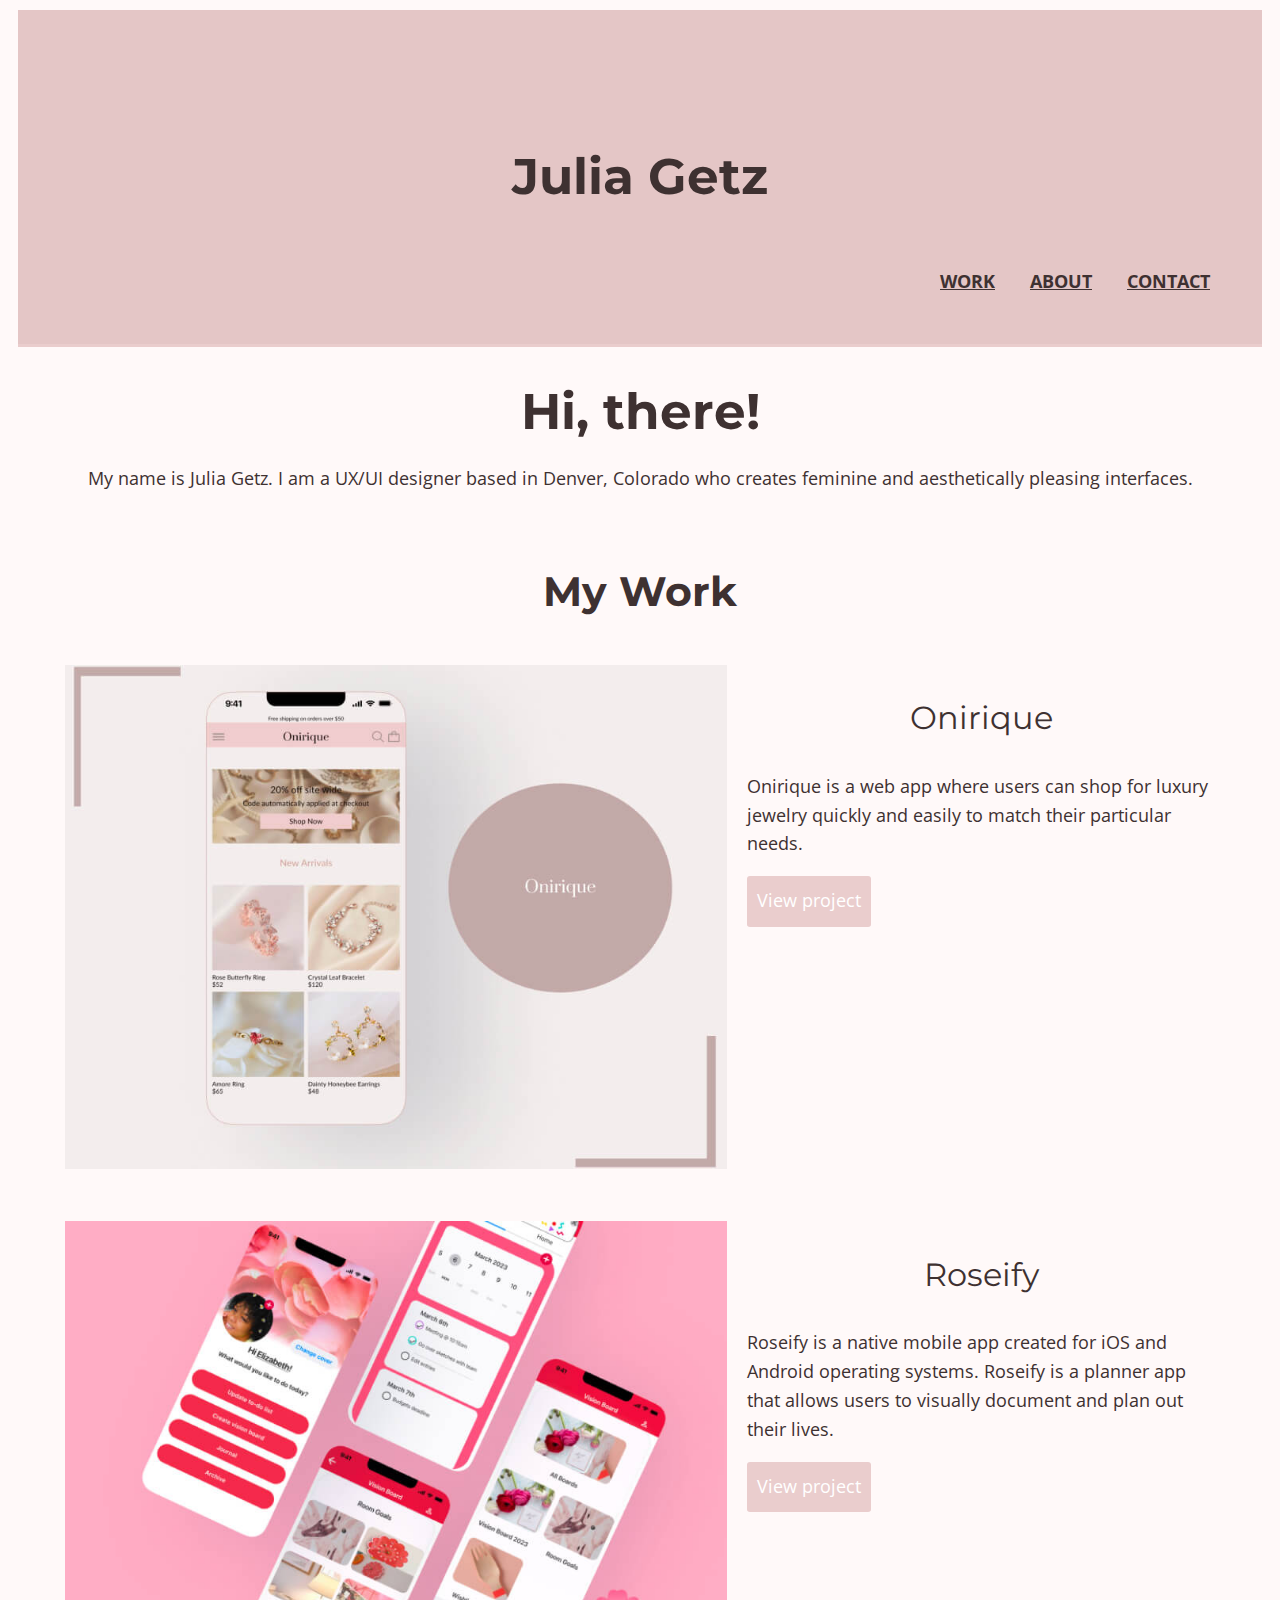
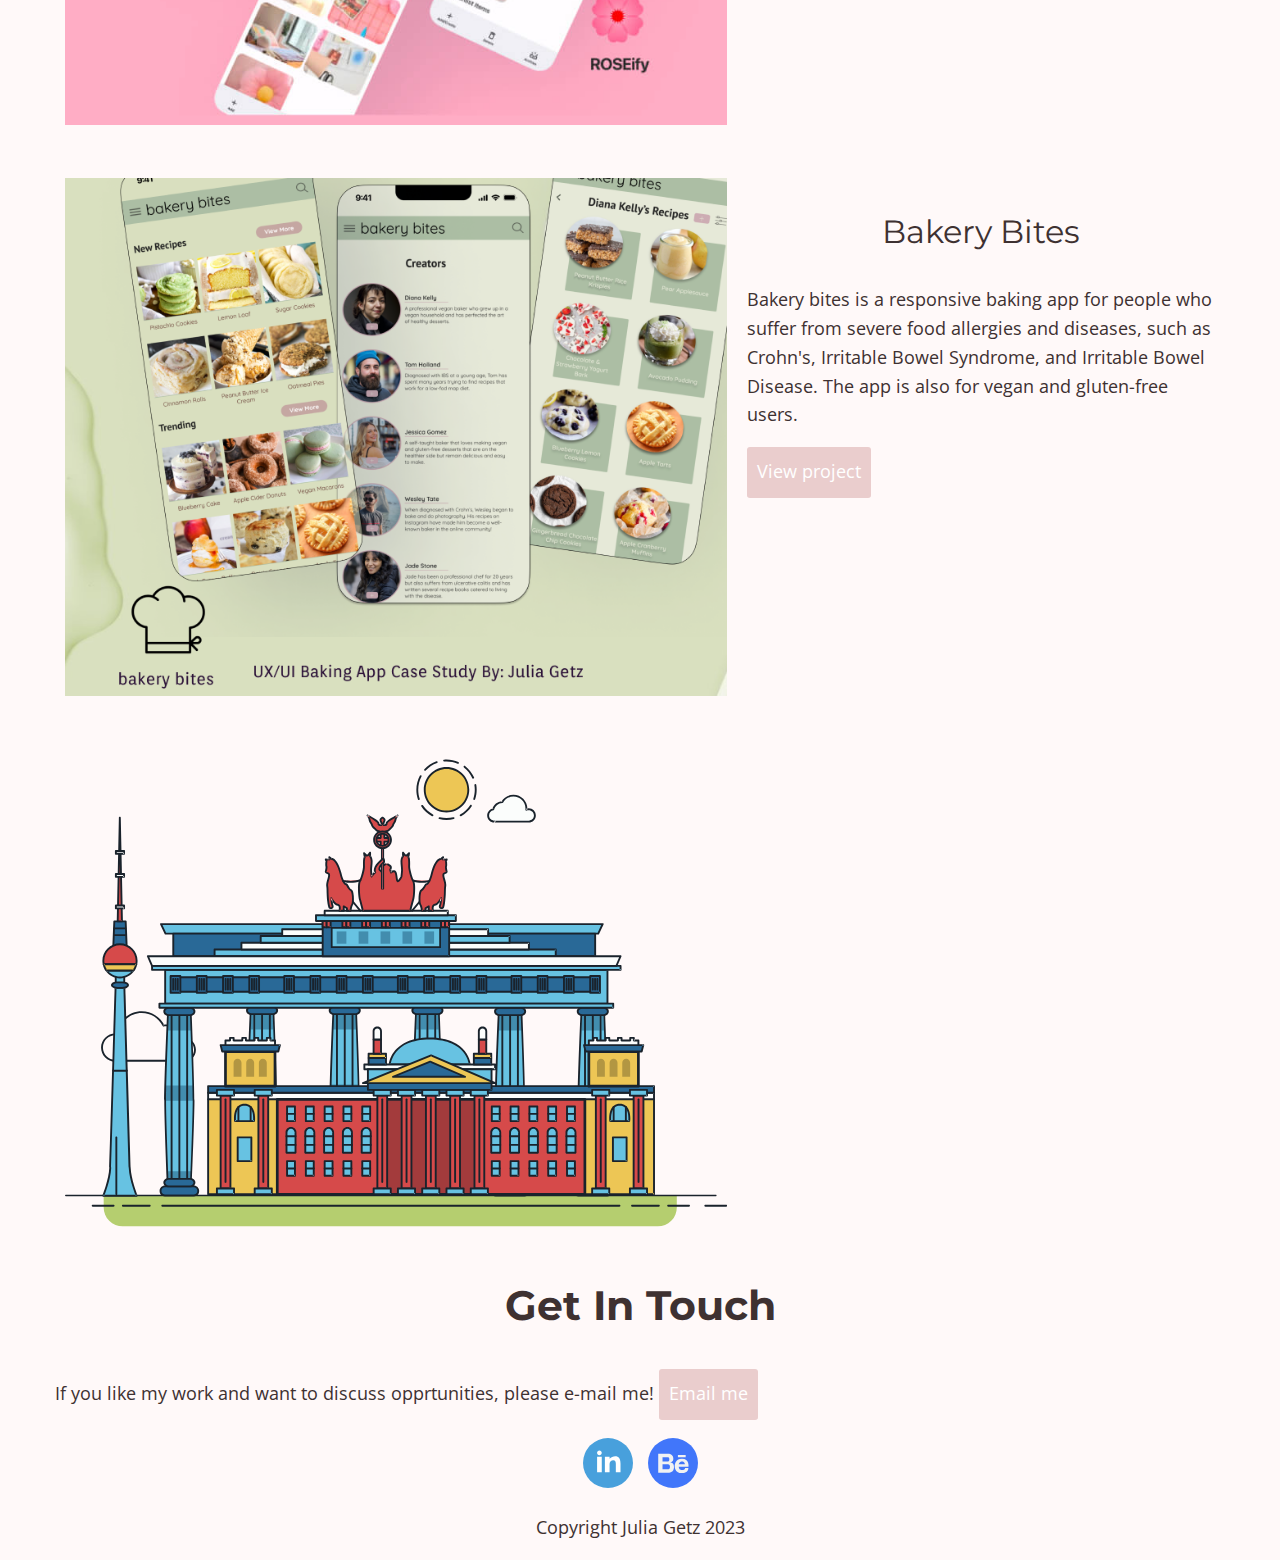
<file: index.html>
<!DOCTYPE html>
<html lang="en" dir="ltr">

<head>
    <meta charset="utf-8">
    <meta name="viewport" content="width=device-width, initial-scale=1">
    <title>Julia Getz</title>
    <link rel="stylesheet" type="text/css" href="https://necolas.github.io/normalize.css/8.0.1/normalize.css">
    <link rel="stylesheet" type="text/css" href="css/style.css">
    <link href="https://fonts.googleapis.com/css2?family=Montserrat:wght@700&family=Open+Sans&display=swap"
        rel="stylesheet">
</head>

<body>
    <header>
        <div class="container">
            <h1>Julia Getz</h1>
            <nav>
                <ul>
                    <li><a href="index.html">Work</a></li>
                    <li><a href="about.html">About</a></li>
                    <li><a href="contact">Contact</a></li>
                </ul>
            </nav>
        </div>
    </header>
    <main>
        <div id="hero">
            <div class="container">
                <h1>Hi, there!
                    <span></span>
                </h1>
                <p>My name is Julia Getz. I am a UX/UI designer based in Denver, Colorado who creates feminine and
                    aesthetically pleasing interfaces. </p>
            </div>
        </div>
        <div id="work"><!-- Section -->
            <div class="container">
                <h2>My Work</h2>
                <div class="row"><!-- Row -->
                    <div class=" column col-md-6 col-lg-7">
                        <picture>
                            <source srcset="img/onirique/onirique-intro-1x.jpg" media="(max-width767px)">
                            <img src="img/onirique/onirique-intro-2x.jpg" alt="Onirique Intro Image">
                        </picture>
                    </div>
                    <div class="column col-md-6 col-lg-5">
                        <h3>Onirique</h3>
                        <p>Onirique is a web app where users can shop for luxury jewelry quickly and easily to match
                            their particular needs.</p>
                        <a href="onirique.html" class="button">View project</a>
                    </div>
                </div>
                <div class="row"><!-- Row -->
                    <div class=" column col-md-6 col-lg-7">
                        <picture>
                            <source srcset="img/roseify/roseifyintro-1x.jpg" media="(max-width767px)">
                            <img src="img/roseify/roseifyintro-2x.jpg" alt="Roseify Intro Image">
                        </picture>
                    </div>
                    <div class="column col-md-6 col-lg-5">
                        <h3>Roseify</h3>
                        <p>Roseify is a native mobile app created for iOS and Android operating systems. Roseify is a
                            planner app that allows users to visually document and plan out their lives.</p>
                        <a href="roseify.html" class="button">View project</a>
                    </div>
                </div>
                <div class="row"><!-- Row -->
                    <div class=" column col-md-6 col-lg-7">
                        <picture>
                            <source srcset="img/bakerybites/bakerybites-intro-2x.png" media="(max-width767px)">
                            <img src="img/bakerybites/bakerybites-intro-1x.png" alt="Bakery Bites Intro Photo">
                        </picture>
                    </div>
                    <div class="column col-md-6 col-lg-5">
                        <h3>Bakery Bites</h3>
                        <p>Bakery bites is a responsive baking app for people who suffer from severe food allergies and
                            diseases, such as Crohn's, Irritable Bowel Syndrome, and Irritable Bowel Disease. The app is
                            also for vegan and gluten-free users.</p>
                        <a href="bakerybites.html" class="button">View project</a>
                    </div>
                </div>
                <div class="row"><!-- Row -->
                    <div class=" column col-md-6 col-lg-7">
                        <picture>
                            <svg id="about-picture" xmlns="http://www.w3.org/2000/svg" class="berlin-illustration"
                                height="100%" viewBox="0 0 700 505" xmlns:xlink="http://www.w3.org/1999/xlink">
                                <defs>
                                    <polygon id="a" points=".06 231.917 .06 .929 688.717 .929 688.717 231.917">
                                    </polygon>
                                </defs>
                                <g fill="none" fill-rule="evenodd">
                                    <g transform="translate(0 241)" class="cloud-front">
                                        <path fill="#1A232C"
                                            d="M87.602,29 L87.602,28 C87.326,28.001 87.103,28.024 86.927,28.033 L86.979,29.031 L87.947,28.78 C85.741,20.282 78.041,14.002 68.852,14 C67.858,14 66.904,14.096 65.98,14.231 L66.125,15.22 L67.019,14.772 C62.626,6.015 53.567,0.001 43.102,0 C29.041,0.002 17.524,10.848 16.443,24.632 L17.44,24.71 L17.606,23.724 C16.803,23.589 15.969,23.5 15.102,23.5 C6.817,23.501 0.102,30.215 0.102,38.5 C0.102,46.785 6.817,53.499 15.102,53.5 L87.602,53.5 C94.644,53.499 100.351,47.792 100.352,40.75 C100.351,33.708 94.644,28.001 87.602,28 L87.602,30 C90.573,30 93.254,31.202 95.203,33.149 C97.15,35.097 98.351,37.778 98.352,40.75 C98.351,43.722 97.15,46.403 95.203,48.351 C93.254,50.298 90.573,51.5 87.602,51.5 L15.102,51.5 C11.509,51.5 8.265,50.046 5.909,47.692 C3.555,45.337 2.102,42.093 2.102,38.5 C2.102,34.907 3.555,31.663 5.909,29.308 C8.265,26.954 11.509,25.5 15.102,25.5 C15.831,25.5 16.553,25.575 17.273,25.697 C17.551,25.743 17.832,25.672 18.055,25.499 C18.277,25.325 18.414,25.07 18.436,24.789 C19.436,12.04 30.094,1.998 43.102,2 C52.786,1.999 61.163,7.564 65.231,15.669 C65.425,16.055 65.842,16.272 66.27,16.21 C67.132,16.084 67.988,16 68.852,16 C77.108,15.998 84.027,21.647 86.011,29.283 C86.13,29.741 86.557,30.054 87.031,30.03 C87.27,30.017 87.457,29.999 87.602,30 L87.602,29"
                                            transform="translate(38 36)"></path>
                                    </g>
                                    <path fill="#B5CE6F"
                                        d="M646.484,484.382 C646.484,489.501 644.531,494.62 640.627,498.525 C636.722,502.43 631.603,504.382 626.484,504.382 L60.873,504.382 C55.754,504.382 50.636,502.43 46.731,498.525 C42.826,494.62 40.873,489.501 40.873,484.382 L40.873,471.917 L646.484,471.917 L646.484,484.382">
                                    </path>
                                    <polyline fill="#67C2E2"
                                        points="334.824 185.029 101.449 185.029 106.209 195.08 563.438 195.08 568.2 185.029 334.824 185.029">
                                    </polyline>
                                    <path fill="#1A232C"
                                        d="M334.824,185.029 L334.824,184.029 L101.449,184.029 C101.104,184.029 100.788,184.203 100.604,184.494 C100.42,184.785 100.398,185.146 100.545,185.457 L105.306,195.508 C105.471,195.856 105.824,196.079 106.209,196.079 L563.438,196.079 C563.824,196.079 564.177,195.856 564.342,195.508 L569.104,185.457 C569.251,185.146 569.229,184.785 569.045,184.494 C568.861,184.203 568.544,184.029 568.2,184.029 L334.824,184.029 L334.824,186.029 L566.62,186.029 L562.806,194.08 L106.842,194.08 L103.029,186.029 L334.824,186.029 L334.824,185.029">
                                    </path>
                                    <polygon fill="#296997"
                                        points="114.416 218.974 560.222 218.974 560.222 195.08 114.416 195.08">
                                    </polygon>
                                    <path fill="#1A232C"
                                        d="M560.222,218.974 L560.222,217.974 L115.416,217.974 L115.416,196.079 L559.222,196.079 L559.222,218.974 L560.222,218.974 L560.222,217.974 L560.222,218.974 L561.222,218.974 L561.222,195.08 C561.222,194.816 561.115,194.559 560.929,194.372 C560.742,194.186 560.485,194.08 560.222,194.08 L114.416,194.08 C114.152,194.08 113.895,194.186 113.708,194.372 C113.522,194.559 113.416,194.816 113.416,195.08 L113.416,218.974 C113.416,219.237 113.522,219.495 113.708,219.681 C113.895,219.867 114.152,219.974 114.416,219.974 L560.222,219.974 C560.485,219.974 560.742,219.867 560.929,219.681 C561.115,219.495 561.222,219.237 561.222,218.974 L560.222,218.974">
                                    </path>
                                    <polygon fill="#67C2E2"
                                        points="105.85 269.08 573.225 269.08 573.225 233.398 105.85 233.398"></polygon>
                                    <path fill="#1A232C"
                                        d="M573.225,233.398 L573.225,232.398 L105.85,232.398 C105.587,232.398 105.329,232.505 105.143,232.691 C104.957,232.877 104.85,233.134 104.85,233.398 L104.85,269.08 C104.85,269.344 104.957,269.601 105.143,269.788 C105.329,269.974 105.587,270.08 105.85,270.08 L573.225,270.08 C573.488,270.08 573.745,269.974 573.932,269.788 C574.118,269.601 574.225,269.344 574.225,269.08 L574.225,233.398 C574.225,233.134 574.118,232.877 573.932,232.691 C573.745,232.505 573.488,232.398 573.225,232.398 L573.225,233.398 L572.225,233.398 L572.225,268.08 L106.85,268.08 L106.85,234.398 L573.225,234.398 L573.225,233.398 L572.225,233.398 L573.225,233.398">
                                    </path>
                                    <polygon fill="#296997"
                                        points="116.751 256.508 562.557 256.508 562.557 241.243 116.751 241.243">
                                    </polygon>
                                    <path fill="#1A232C"
                                        d="M562.557,256.508 L562.557,255.508 L117.75,255.508 L117.75,242.243 L561.557,242.243 L561.557,256.508 L562.557,256.508 L562.557,255.508 L562.557,256.508 L563.557,256.508 L563.557,241.243 C563.557,240.979 563.45,240.722 563.264,240.535 C563.078,240.349 562.82,240.243 562.557,240.243 L116.75,240.243 C116.487,240.243 116.23,240.349 116.043,240.535 C115.857,240.722 115.751,240.979 115.751,241.243 L115.751,256.508 C115.751,256.771 115.857,257.029 116.043,257.215 C116.23,257.401 116.487,257.508 116.751,257.508 L562.557,257.508 C562.82,257.508 563.077,257.401 563.264,257.215 C563.45,257.029 563.557,256.771 563.557,256.508 L562.557,256.508">
                                    </path>
                                    <polygon fill="#67C2E2"
                                        points="158.07 218.974 518.563 218.974 518.563 211.858 158.07 211.858">
                                    </polygon>
                                    <path fill="#1A232C"
                                        d="M518.563,211.858 L518.563,210.858 L158.07,210.858 C157.807,210.858 157.549,210.964 157.363,211.151 C157.177,211.337 157.07,211.594 157.07,211.858 L157.07,218.974 C157.07,219.237 157.177,219.495 157.363,219.681 C157.549,219.867 157.807,219.974 158.07,219.974 L518.563,219.974 C518.826,219.974 519.083,219.867 519.27,219.681 C519.456,219.495 519.562,219.237 519.562,218.974 L519.562,211.858 C519.562,211.594 519.456,211.337 519.27,211.151 C519.083,210.964 518.826,210.858 518.563,210.858 L518.563,211.858 L517.563,211.858 L517.563,217.974 L159.07,217.974 L159.07,212.858 L518.563,212.858 L518.563,211.858 L517.563,211.858 L518.563,211.858">
                                    </path>
                                    <polygon fill="#FBFDFC"
                                        points="186.438 211.858 490.194 211.858 490.194 204.741 186.438 204.741">
                                    </polygon>
                                    <path fill="#1A232C"
                                        d="M490.194,204.741 L490.194,203.741 L186.438,203.741 C186.175,203.741 185.917,203.848 185.731,204.034 C185.545,204.221 185.438,204.478 185.438,204.741 L185.438,211.858 C185.438,212.121 185.545,212.379 185.731,212.565 C185.917,212.751 186.175,212.858 186.438,212.858 L490.194,212.858 C490.458,212.858 490.715,212.751 490.902,212.565 C491.088,212.379 491.194,212.121 491.194,211.858 L491.194,204.741 C491.194,204.478 491.088,204.221 490.902,204.034 C490.715,203.848 490.458,203.741 490.194,203.741 L490.194,204.741 L489.194,204.741 L489.194,210.858 L187.438,210.858 L187.438,205.741 L490.194,205.741 L490.194,204.741 L489.194,204.741 L490.194,204.741">
                                    </path>
                                    <polygon fill="#67C2E2"
                                        points="206.805 204.741 469.828 204.741 469.828 197.624 206.805 197.624">
                                    </polygon>
                                    <path fill="#1A232C"
                                        d="M469.828,197.624 L469.828,196.624 L206.805,196.624 C206.541,196.624 206.284,196.731 206.098,196.917 C205.911,197.103 205.805,197.361 205.805,197.624 L205.805,204.741 C205.805,205.005 205.911,205.262 206.098,205.449 C206.284,205.635 206.541,205.741 206.805,205.741 L469.828,205.741 C470.091,205.741 470.349,205.635 470.535,205.449 C470.722,205.262 470.828,205.005 470.828,204.741 L470.828,197.624 C470.828,197.361 470.722,197.103 470.535,196.917 C470.349,196.731 470.091,196.624 469.828,196.624 L469.828,197.624 L468.828,197.624 L468.828,203.741 L207.805,203.741 L207.805,198.624 L469.828,198.624 L469.828,197.624 L468.828,197.624 L469.828,197.624">
                                    </path>
                                    <polygon fill="#FBFDFC"
                                        points="229.521 197.624 447.111 197.624 447.111 190.509 229.521 190.509">
                                    </polygon>
                                    <path fill="#1A232C"
                                        d="M447.111,190.509 L447.111,189.509 L229.521,189.509 C229.258,189.509 229,189.616 228.814,189.802 C228.628,189.988 228.521,190.246 228.521,190.509 L228.521,197.624 C228.521,197.888 228.628,198.145 228.814,198.332 C229,198.518 229.258,198.624 229.521,198.624 L447.111,198.624 C447.375,198.624 447.632,198.518 447.818,198.332 C448.005,198.145 448.111,197.888 448.111,197.624 L448.111,190.509 C448.111,190.246 448.005,189.988 447.818,189.802 C447.632,189.616 447.375,189.509 447.111,189.509 L447.111,190.509 L446.111,190.509 L446.111,196.624 L230.521,196.624 L230.521,191.509 L447.111,191.509 L447.111,190.509 L446.111,190.509 L447.111,190.509">
                                    </path>
                                    <path fill="#67C2E2"
                                        d="M135.607,355.447 C135.163,337.766 134.264,313.326 133.648,297.387 C133.274,287.721 133.004,281.18 133.004,281.18 L108.722,281.18 C108.722,281.18 108.452,287.721 108.079,297.387 C107.462,313.326 106.563,337.766 106.119,355.447 C105.953,362.059 105.85,367.732 105.85,371.653 L105.85,371.654 C105.85,386.117 107.243,424.332 108.089,446.189 C108.457,455.706 108.722,462.126 108.722,462.126 L133.004,462.126 C133.004,462.126 133.269,455.706 133.637,446.189 C134.482,424.332 135.876,386.117 135.876,371.654 L135.876,371.653 C135.876,367.732 135.773,362.059 135.607,355.447">
                                    </path>
                                    <path fill="#428DAE"
                                        d="M133.648 297.387L108.079 297.387C108.452 287.721 108.722 281.18 108.722 281.18L133.004 281.18C133.004 281.18 133.274 287.721 133.648 297.387M135.876 371.654L105.85 371.654 105.85 371.653C105.85 367.732 105.953 362.059 106.119 355.447L135.607 355.447C135.773 362.059 135.876 367.732 135.876 371.653L135.876 371.654M133.004 462.126L108.722 462.126C108.722 462.126 108.457 455.706 108.089 446.189L133.637 446.189C133.269 455.706 133.004 462.126 133.004 462.126">
                                    </path>
                                    <path fill="#1A232C"
                                        d="M109.612,461.199 L132.114,461.199 C132.447,453.007 134.949,390.886 134.949,371.653 C134.949,352.42 132.447,290.299 132.114,282.108 L109.612,282.108 C109.279,290.299 106.778,352.42 106.778,371.653 C106.778,390.886 109.279,453.007 109.612,461.199 Z M133.895,463.054 L107.832,463.054 L107.794,462.164 C107.766,461.466 104.922,392.193 104.922,371.653 C104.922,351.114 107.766,281.839 107.794,281.142 L107.832,280.252 L133.895,280.252 L133.931,281.142 C133.96,281.839 136.804,351.114 136.804,371.653 C136.804,392.193 133.96,461.466 133.931,462.164 L133.895,463.054 L133.895,463.054 Z">
                                    </path>
                                    <path fill="#1A232C"
                                        d="M111.638 281.18L111.638 462.126C111.638 462.679 112.086 463.126 112.638 463.126 113.19 463.126 113.638 462.679 113.638 462.126L113.638 281.18C113.638 280.628 113.19 280.18 112.638 280.18 112.086 280.18 111.638 280.628 111.638 281.18M119.863 281.18L119.863 462.126C119.863 462.679 120.311 463.126 120.863 463.126 121.416 463.126 121.863 462.679 121.863 462.126L121.863 281.18C121.863 280.628 121.416 280.18 120.863 280.18 120.311 280.18 119.863 280.628 119.863 281.18M128.088 281.18L128.088 462.126C128.088 462.679 128.536 463.126 129.088 463.126 129.64 463.126 130.088 462.679 130.088 462.126L130.088 281.18C130.088 280.628 129.64 280.18 129.088 280.18 128.536 280.18 128.088 280.628 128.088 281.18">
                                    </path>
                                    <path fill="#296997"
                                        d="M136.79,277.265 C136.79,279.418 134.675,281.18 132.09,281.18 L109.636,281.18 C107.051,281.18 104.936,279.418 104.936,277.265 C104.936,275.111 107.051,273.349 109.636,273.349 L132.09,273.349 C134.675,273.349 136.79,275.111 136.79,277.265">
                                    </path>
                                    <path fill="#1A232C"
                                        d="M136.79,277.265 L135.79,277.265 C135.789,278.005 135.433,278.704 134.769,279.262 C134.109,279.814 133.155,280.181 132.09,280.18 L109.636,280.18 C108.571,280.181 107.617,279.814 106.956,279.262 C106.293,278.704 105.936,278.005 105.936,277.265 C105.936,276.524 106.293,275.825 106.957,275.267 C107.617,274.715 108.571,274.348 109.636,274.349 L132.09,274.349 C133.155,274.348 134.109,274.716 134.769,275.267 C135.433,275.825 135.789,276.524 135.79,277.265 L137.79,277.265 C137.791,275.851 137.09,274.593 136.049,273.731 C135.006,272.863 133.61,272.35 132.09,272.349 L109.636,272.349 C108.116,272.35 106.72,272.863 105.676,273.731 C104.636,274.593 103.935,275.851 103.936,277.265 C103.935,278.678 104.636,279.937 105.677,280.798 C106.72,281.666 108.116,282.179 109.636,282.18 L132.09,282.18 C133.61,282.179 135.006,281.666 136.049,280.798 C137.09,279.937 137.791,278.678 137.79,277.265 L136.79,277.265">
                                    </path>
                                    <path fill="#296997"
                                        d="M140.775,467.217 C140.775,469.803 138.661,471.917 136.076,471.917 L105.65,471.917 C103.065,471.917 100.951,469.803 100.951,467.217 L100.951,466.825 C100.951,464.241 103.065,462.126 105.65,462.126 L136.076,462.126 C138.661,462.126 140.775,464.241 140.775,466.825 L140.775,467.217">
                                    </path>
                                    <path fill="#1A232C"
                                        d="M140.775,467.217 L139.775,467.217 C139.775,468.235 139.361,469.155 138.688,469.83 C138.013,470.503 137.093,470.917 136.076,470.917 L105.65,470.917 C104.633,470.917 103.713,470.504 103.038,469.83 C102.365,469.155 101.951,468.235 101.951,467.217 L101.951,466.825 C101.951,465.808 102.365,464.889 103.038,464.214 C103.713,463.54 104.633,463.127 105.65,463.126 L136.076,463.126 C137.093,463.127 138.013,463.54 138.688,464.214 C139.362,464.889 139.775,465.808 139.775,466.825 L139.775,467.217 L141.775,467.217 L141.775,466.825 C141.772,463.684 139.217,461.13 136.076,461.126 L105.65,461.126 C102.509,461.13 99.955,463.684 99.951,466.825 L99.951,467.217 C99.954,470.36 102.509,472.914 105.65,472.917 L136.076,472.917 C139.217,472.914 141.772,470.36 141.775,467.217 L140.775,467.217">
                                    </path>
                                    <path fill="#296997"
                                        d="M136.79,458.208 C136.79,460.363 134.675,462.126 132.09,462.126 L109.636,462.126 C107.051,462.126 104.936,460.363 104.936,458.208 C104.936,456.057 107.051,454.292 109.636,454.292 L132.09,454.292 C134.675,454.292 136.79,456.057 136.79,458.208">
                                    </path>
                                    <path fill="#1A232C"
                                        d="M136.79,458.208 L135.79,458.208 C135.789,458.949 135.432,459.649 134.769,460.207 C134.108,460.76 133.154,461.128 132.09,461.126 L109.636,461.126 C108.572,461.128 107.617,460.76 106.957,460.207 C106.293,459.649 105.936,458.949 105.936,458.208 C105.936,457.47 106.293,456.77 106.957,456.212 C107.617,455.659 108.572,455.291 109.636,455.292 L132.09,455.292 C133.154,455.291 134.108,455.659 134.769,456.212 C135.433,456.77 135.789,457.47 135.79,458.208 L137.79,458.208 C137.791,456.796 137.09,455.538 136.05,454.675 C135.006,453.808 133.61,453.294 132.09,453.292 L109.636,453.292 C108.115,453.294 106.719,453.808 105.676,454.675 C104.636,455.538 103.935,456.796 103.936,458.208 C103.935,459.622 104.636,460.881 105.676,461.743 C106.72,462.611 108.116,463.125 109.636,463.126 L132.09,463.126 C133.61,463.125 135.006,462.611 136.05,461.743 C137.09,460.881 137.791,459.622 137.79,458.208 L136.79,458.208">
                                    </path>
                                    <path fill="#67C2E2"
                                        d="M572.471,355.447 C572.025,337.766 571.126,313.326 570.51,297.387 C570.137,287.721 569.867,281.18 569.867,281.18 L545.585,281.18 C545.585,281.18 545.315,287.721 544.942,297.387 C544.326,313.326 543.427,337.766 542.981,355.447 C542.815,362.059 542.713,367.732 542.713,371.653 L542.713,371.654 C542.713,386.117 544.107,424.332 544.952,446.189 C545.32,455.706 545.585,462.126 545.585,462.126 L569.867,462.126 C569.867,462.126 570.132,455.706 570.499,446.189 C571.346,424.332 572.739,386.117 572.739,371.654 L572.739,371.653 C572.739,367.732 572.637,362.059 572.471,355.447">
                                    </path>
                                    <path fill="#428DAE"
                                        d="M569.582 297.387L566.951 297.387 566.951 282.108 568.977 282.108C569.063 284.206 569.29 289.841 569.582 297.387M564.951 297.387L545.871 297.387C546.162 289.841 546.39 284.206 546.476 282.108L564.951 282.108 564.951 297.387M571.8 369.187L566.951 369.187 566.951 356.265 571.562 356.265C571.685 361.272 571.771 365.701 571.8 369.187M564.951 369.187L543.653 369.187C543.684 365.512 543.777 360.79 543.912 355.447L553.551 355.447 553.551 356.265 564.951 356.265 564.951 369.187">
                                    </path>
                                    <path fill="#1A232C"
                                        d="M546.476,461.199 L568.977,461.199 C569.31,453.007 571.812,390.886 571.812,371.653 C571.812,352.42 569.31,290.299 568.977,282.108 L546.476,282.108 C546.142,290.299 543.642,352.42 543.642,371.653 C543.642,390.886 546.142,453.007 546.476,461.199 M570.758,463.054 L544.694,463.054 L544.658,462.164 C544.629,461.466 541.785,392.193 541.785,371.653 C541.785,351.114 544.629,281.839 544.658,281.142 L544.694,280.252 L570.758,280.252 L570.795,281.142 C570.823,281.839 573.667,351.114 573.667,371.653 C573.667,392.193 570.823,461.466 570.795,462.164 L570.758,463.054">
                                    </path>
                                    <path fill="#1A232C"
                                        d="M548.501 281.18L548.501 462.126C548.501 462.679 548.949 463.126 549.501 463.126 550.053 463.126 550.501 462.679 550.501 462.126L550.501 281.18C550.501 280.628 550.053 280.18 549.501 280.18 548.949 280.18 548.501 280.628 548.501 281.18M556.727 281.18L556.727 462.126C556.727 462.679 557.174 463.126 557.727 463.126 558.279 463.126 558.727 462.679 558.727 462.126L558.727 281.18C558.727 280.628 558.279 280.18 557.727 280.18 557.174 280.18 556.727 280.628 556.727 281.18M564.951 281.18L564.951 462.126C564.951 462.679 565.399 463.126 565.951 463.126 566.503 463.126 566.951 462.679 566.951 462.126L566.951 281.18C566.951 280.628 566.503 280.18 565.951 280.18 565.399 280.18 564.951 280.628 564.951 281.18">
                                    </path>
                                    <path fill="#296997"
                                        d="M573.653,277.265 C573.653,279.418 571.537,281.18 568.953,281.18 L546.499,281.18 C543.915,281.18 541.799,279.418 541.799,277.265 C541.799,275.111 543.915,273.349 546.499,273.349 L568.953,273.349 C571.537,273.349 573.653,275.111 573.653,277.265">
                                    </path>
                                    <path fill="#1A232C"
                                        d="M573.653,277.265 L572.653,277.265 C572.653,278.005 572.296,278.704 571.632,279.262 C570.972,279.814 570.017,280.181 568.953,280.18 L546.499,280.18 C545.435,280.181 544.48,279.814 543.82,279.262 C543.156,278.704 542.8,278.005 542.799,277.265 C542.8,276.525 543.156,275.825 543.82,275.267 C544.481,274.715 545.435,274.348 546.499,274.349 L568.953,274.349 C570.017,274.348 570.972,274.715 571.632,275.267 C572.296,275.825 572.653,276.525 572.653,277.265 L574.653,277.265 C574.654,275.851 573.953,274.593 572.912,273.731 C571.869,272.863 570.473,272.35 568.953,272.349 L546.499,272.349 C544.979,272.35 543.583,272.863 542.54,273.731 C541.499,274.593 540.798,275.851 540.799,277.265 C540.798,278.679 541.499,279.937 542.54,280.798 C543.583,281.666 544.979,282.179 546.499,282.18 L568.953,282.18 C570.473,282.179 571.869,281.666 572.912,280.798 C573.953,279.937 574.654,278.679 574.653,277.265 L573.653,277.265">
                                    </path>
                                    <path fill="#296997"
                                        d="M577.639,467.217 C577.639,469.803 575.524,471.917 572.938,471.917 L542.514,471.917 C539.929,471.917 537.813,469.803 537.813,467.217 L537.813,466.825 C537.813,464.241 539.929,462.126 542.514,462.126 L572.938,462.126 C575.524,462.126 577.639,464.241 577.639,466.825 L577.639,467.217">
                                    </path>
                                    <path fill="#1A232C"
                                        d="M577.639,467.217 L576.639,467.217 C576.638,468.235 576.225,469.155 575.551,469.83 C574.876,470.503 573.956,470.917 572.938,470.917 L542.514,470.917 C541.497,470.917 540.576,470.503 539.901,469.83 C539.227,469.155 538.814,468.234 538.813,467.217 L538.813,466.825 C538.814,465.808 539.227,464.889 539.901,464.214 C540.576,463.54 541.497,463.127 542.514,463.126 L572.938,463.126 C573.956,463.127 574.876,463.54 575.551,464.214 C576.225,464.888 576.638,465.808 576.639,466.825 L576.639,467.217 L578.639,467.217 L578.639,466.825 C578.635,463.684 576.081,461.13 572.938,461.126 L542.514,461.126 C539.372,461.13 536.817,463.684 536.813,466.825 L536.813,467.217 C536.817,470.36 539.372,472.914 542.514,472.917 L572.938,472.917 C576.081,472.914 578.635,470.359 578.639,467.217 L577.639,467.217">
                                    </path>
                                    <path fill="#296997"
                                        d="M573.653,458.208 C573.653,460.363 571.537,462.126 568.953,462.126 L546.499,462.126 C543.915,462.126 541.799,460.363 541.799,458.208 C541.799,456.057 543.915,454.292 546.499,454.292 L568.953,454.292 C571.537,454.292 573.653,456.057 573.653,458.208">
                                    </path>
                                    <path fill="#1A232C"
                                        d="M573.653,458.208 L572.653,458.208 C572.653,458.949 572.296,459.649 571.632,460.207 C570.971,460.76 570.017,461.128 568.953,461.126 L546.499,461.126 C545.435,461.128 544.481,460.76 543.82,460.207 C543.157,459.649 542.799,458.949 542.799,458.208 C542.799,457.47 543.156,456.77 543.82,456.212 C544.481,455.659 545.435,455.291 546.499,455.292 L568.953,455.292 C570.017,455.291 570.971,455.659 571.632,456.212 C572.296,456.77 572.653,457.47 572.653,458.208 L574.653,458.208 C574.654,456.796 573.953,455.538 572.912,454.675 C571.869,453.808 570.473,453.294 568.953,453.292 L546.499,453.292 C544.979,453.294 543.583,453.808 542.54,454.675 C541.499,455.538 540.798,456.796 540.799,458.208 C540.798,459.622 541.499,460.881 542.54,461.743 C543.583,462.611 544.979,463.125 546.499,463.126 L568.953,463.126 C570.473,463.125 571.869,462.611 572.912,461.743 C573.953,460.881 574.654,459.622 574.653,458.208 L573.653,458.208">
                                    </path>
                                    <path fill="#67C2E2"
                                        d="M485.098,355.447 C484.654,337.766 483.753,313.326 483.137,297.387 C482.764,287.721 482.494,281.18 482.494,281.18 L458.213,281.18 C458.213,281.18 457.942,287.721 457.569,297.387 C456.953,313.326 456.055,337.766 455.608,355.447 C455.443,362.059 455.34,367.732 455.34,371.653 L455.34,371.654 C455.34,386.117 456.733,424.332 457.58,446.189 C457.948,455.706 458.213,462.126 458.213,462.126 L482.494,462.126 C482.494,462.126 482.759,455.706 483.126,446.189 C483.973,424.332 485.366,386.117 485.366,371.654 L485.366,371.653 C485.366,367.732 485.265,362.059 485.098,355.447">
                                    </path>
                                    <path fill="#428DAE"
                                        d="M483.137 297.387L457.569 297.387C457.942 287.721 458.213 281.18 458.213 281.18L482.494 281.18C482.494 281.18 482.764 287.721 483.137 297.387M485.355 369.187L455.351 369.187C455.382 365.502 455.475 360.78 455.608 355.447L485.098 355.447C485.232 360.78 485.325 365.502 485.355 369.187">
                                    </path>
                                    <path fill="#1A232C"
                                        d="M459.103,461.199 L481.605,461.199 C481.938,453.007 484.439,390.886 484.439,371.653 C484.439,352.42 481.938,290.299 481.605,282.108 L459.103,282.108 C458.769,290.299 456.268,352.42 456.268,371.653 C456.268,390.886 458.769,453.007 459.103,461.199 Z M483.386,463.054 L457.321,463.054 L457.285,462.164 C457.256,461.466 454.412,392.193 454.412,371.653 C454.412,351.114 457.256,281.839 457.285,281.142 L457.321,280.252 L483.386,280.252 L483.422,281.142 C483.45,281.839 486.294,351.114 486.294,371.653 C486.294,392.193 483.45,461.466 483.422,462.164 L483.386,463.054 L483.386,463.054 Z">
                                    </path>
                                    <path fill="#1A232C"
                                        d="M461.128 281.18L461.128 462.126C461.128 462.679 461.576 463.126 462.128 463.126 462.68 463.126 463.128 462.679 463.128 462.126L463.128 281.18C463.128 280.628 462.68 280.18 462.128 280.18 461.576 280.18 461.128 280.628 461.128 281.18M469.354 281.18L469.354 462.126C469.354 462.679 469.801 463.126 470.354 463.126 470.906 463.126 471.354 462.679 471.354 462.126L471.354 281.18C471.354 280.628 470.906 280.18 470.354 280.18 469.801 280.18 469.354 280.628 469.354 281.18M477.578 281.18L477.578 462.126C477.578 462.679 478.026 463.126 478.578 463.126 479.13 463.126 479.578 462.679 479.578 462.126L479.578 281.18C479.578 280.628 479.13 280.18 478.578 280.18 478.026 280.18 477.578 280.628 477.578 281.18">
                                    </path>
                                    <path fill="#296997"
                                        d="M486.281,277.265 C486.281,279.418 484.164,281.18 481.58,281.18 L459.126,281.18 C456.542,281.18 454.426,279.418 454.426,277.265 C454.426,275.111 456.542,273.349 459.126,273.349 L481.58,273.349 C484.164,273.349 486.281,275.111 486.281,277.265">
                                    </path>
                                    <path fill="#1A232C"
                                        d="M486.281,277.265 L485.281,277.265 C485.281,278.005 484.924,278.704 484.26,279.262 C483.599,279.814 482.644,280.181 481.58,280.18 L459.126,280.18 C458.062,280.181 457.107,279.814 456.447,279.262 C455.783,278.704 455.427,278.005 455.426,277.265 C455.427,276.525 455.783,275.825 456.447,275.267 C457.108,274.715 458.062,274.348 459.126,274.349 L481.58,274.349 C482.644,274.348 483.599,274.716 484.26,275.268 C484.924,275.825 485.281,276.525 485.281,277.265 L487.281,277.265 C487.282,275.851 486.58,274.593 485.54,273.731 C484.496,272.863 483.1,272.35 481.58,272.349 L459.126,272.349 C457.606,272.35 456.21,272.863 455.167,273.731 C454.126,274.593 453.425,275.851 453.426,277.265 C453.425,278.679 454.126,279.937 455.167,280.798 C456.21,281.666 457.606,282.179 459.126,282.18 L481.58,282.18 C483.1,282.179 484.496,281.666 485.54,280.799 C486.58,279.937 487.282,278.679 487.281,277.265 L486.281,277.265">
                                    </path>
                                    <path fill="#296997"
                                        d="M490.266,467.217 C490.266,469.803 488.151,471.917 485.565,471.917 L455.141,471.917 C452.556,471.917 450.44,469.803 450.44,467.217 L450.44,466.825 C450.44,464.241 452.556,462.126 455.141,462.126 L485.565,462.126 C488.151,462.126 490.266,464.241 490.266,466.825 L490.266,467.217">
                                    </path>
                                    <path fill="#1A232C"
                                        d="M490.266,467.217 L489.266,467.217 C489.265,468.235 488.852,469.155 488.178,469.83 C487.503,470.503 486.583,470.917 485.565,470.917 L455.141,470.917 C454.124,470.917 453.203,470.503 452.528,469.83 C451.854,469.155 451.441,468.234 451.44,467.217 L451.44,466.825 C451.441,465.808 451.854,464.889 452.528,464.214 C453.203,463.54 454.124,463.127 455.141,463.126 L485.565,463.126 C486.583,463.127 487.503,463.54 488.178,464.214 C488.852,464.888 489.265,465.808 489.266,466.825 L489.266,467.217 L491.266,467.217 L491.266,466.825 C491.262,463.684 488.708,461.13 485.565,461.126 L455.141,461.126 C451.999,461.13 449.444,463.684 449.44,466.825 L449.44,467.217 C449.444,470.36 451.999,472.914 455.141,472.917 L485.565,472.917 C488.708,472.914 491.262,470.359 491.266,467.217 L490.266,467.217">
                                    </path>
                                    <path fill="#296997"
                                        d="M486.281,458.208 C486.281,460.363 484.164,462.126 481.58,462.126 L459.126,462.126 C456.542,462.126 454.426,460.363 454.426,458.208 C454.426,456.057 456.542,454.292 459.126,454.292 L481.58,454.292 C484.164,454.292 486.281,456.057 486.281,458.208">
                                    </path>
                                    <path fill="#1A232C"
                                        d="M486.281,458.208 L485.281,458.208 C485.281,458.949 484.923,459.649 484.26,460.207 C483.599,460.76 482.644,461.128 481.58,461.126 L459.126,461.126 C458.062,461.128 457.108,460.76 456.447,460.207 C455.784,459.649 455.427,458.949 455.426,458.208 C455.426,457.47 455.783,456.77 456.447,456.212 C457.108,455.659 458.062,455.291 459.126,455.292 L481.58,455.292 C482.644,455.291 483.598,455.659 484.26,456.212 C484.924,456.77 485.281,457.47 485.281,458.208 L487.281,458.208 C487.282,456.795 486.58,455.538 485.54,454.675 C484.496,453.808 483.1,453.294 481.58,453.292 L459.126,453.292 C457.606,453.294 456.21,453.808 455.167,454.675 C454.126,455.538 453.425,456.796 453.426,458.208 C453.425,459.622 454.126,460.881 455.167,461.743 C456.21,462.611 457.606,463.125 459.126,463.126 L481.58,463.126 C483.1,463.125 484.496,462.611 485.54,461.743 C486.581,460.881 487.282,459.622 487.281,458.208 L486.281,458.208">
                                    </path>
                                    <path fill="#67C2E2"
                                        d="M397.726,354.466 C397.28,336.787 396.381,312.346 395.765,296.407 C395.392,286.742 395.122,280.2 395.122,280.2 L370.84,280.2 C370.84,280.2 370.57,286.742 370.197,296.407 C369.581,312.346 368.682,336.787 368.236,354.466 C368.07,361.078 367.968,366.751 367.968,370.672 L367.968,370.673 C367.968,385.136 369.361,423.352 370.207,445.208 C370.575,454.726 370.84,461.146 370.84,461.146 L395.122,461.146 C395.122,461.146 395.386,454.726 395.754,445.208 C396.601,423.352 397.994,385.136 397.994,370.673 L397.994,370.672 C397.994,366.751 397.892,361.078 397.726,354.466">
                                    </path>
                                    <path fill="#428DAE"
                                        d="M394.837 296.407L392.206 296.407 392.206 281.127 394.233 281.127C394.318 283.225 394.545 288.861 394.837 296.407L394.837 296.407zM383.981 296.407L390.206 296.407 390.206 281.127 383.981 281.127 383.981 296.407zM375.756 296.407L381.98 296.407 381.98 281.127 375.756 281.127 375.756 296.407zM373.756 296.407L371.126 296.407C371.417 288.861 371.645 283.225 371.73 281.127L373.756 281.127 373.756 296.407 373.756 296.407zM397.062 369.187L392.206 369.187 392.206 354.466 396.796 354.466C396.943 360.298 397.041 365.389 397.062 369.187L397.062 369.187zM383.981 369.187L390.206 369.187 390.206 354.466 383.981 354.466 383.981 369.187zM375.756 369.187L381.98 369.187 381.98 354.466 375.756 354.466 375.756 369.187zM373.756 369.187L368.9 369.187C368.921 365.389 369.019 360.298 369.166 354.466L373.756 354.466 373.756 369.187 373.756 369.187z">
                                    </path>
                                    <path fill="#1A232C"
                                        d="M371.73,460.218 L394.233,460.218 C394.565,452.027 397.066,389.906 397.066,370.672 C397.066,351.44 394.565,289.319 394.233,281.127 L371.73,281.127 C371.397,289.319 368.895,351.44 368.895,370.672 C368.895,389.906 371.397,452.027 371.73,460.218 M396.013,462.074 L369.949,462.074 L369.912,461.184 C369.884,460.486 367.04,391.212 367.04,370.672 C367.04,350.133 369.884,280.859 369.912,280.162 L369.949,279.272 L396.013,279.272 L396.05,280.162 C396.078,280.859 398.922,350.133 398.922,370.672 C398.922,391.212 396.078,460.486 396.05,461.184 L396.013,462.074">
                                    </path>
                                    <path fill="#1A232C"
                                        d="M373.756 280.2L373.756 461.146C373.756 461.698 374.203 462.146 374.756 462.146 375.308 462.146 375.756 461.698 375.756 461.146L375.756 280.2C375.756 279.647 375.308 279.2 374.756 279.2 374.203 279.2 373.756 279.647 373.756 280.2M381.98 280.2L381.98 461.146C381.98 461.698 382.428 462.146 382.98 462.146 383.533 462.146 383.981 461.698 383.981 461.146L383.981 280.2C383.981 279.647 383.533 279.2 382.98 279.2 382.428 279.2 381.98 279.647 381.98 280.2M390.206 280.2L390.206 461.146C390.206 461.698 390.654 462.146 391.206 462.146 391.758 462.146 392.206 461.698 392.206 461.146L392.206 280.2C392.206 279.647 391.758 279.2 391.206 279.2 390.654 279.2 390.206 279.647 390.206 280.2">
                                    </path>
                                    <path fill="#296997"
                                        d="M398.908,276.285 C398.908,278.439 396.792,280.2 394.208,280.2 L371.754,280.2 C369.17,280.2 367.053,278.439 367.053,276.285 C367.053,274.13 369.17,272.369 371.754,272.369 L394.208,272.369 C396.792,272.369 398.908,274.13 398.908,276.285">
                                    </path>
                                    <path fill="#1A232C"
                                        d="M398.908,276.285 L397.908,276.285 C397.907,277.025 397.551,277.724 396.887,278.281 C396.227,278.833 395.272,279.201 394.208,279.2 L371.754,279.2 C370.69,279.201 369.735,278.833 369.074,278.281 C368.41,277.724 368.053,277.025 368.053,276.285 C368.053,275.544 368.41,274.845 369.074,274.287 C369.735,273.735 370.69,273.367 371.754,273.369 L394.208,273.369 C395.272,273.367 396.227,273.735 396.887,274.287 C397.551,274.844 397.907,275.544 397.908,276.285 L399.908,276.285 C399.909,274.871 399.208,273.612 398.167,272.75 C397.124,271.883 395.728,271.37 394.208,271.369 L371.754,271.369 C370.234,271.37 368.838,271.883 367.794,272.75 C366.754,273.612 366.052,274.871 366.053,276.285 C366.052,277.699 366.754,278.957 367.795,279.818 C368.838,280.686 370.234,281.198 371.754,281.2 L394.208,281.2 C395.728,281.198 397.123,280.686 398.167,279.818 C399.208,278.957 399.909,277.698 399.908,276.285 L398.908,276.285">
                                    </path>
                                    <path fill="#296997"
                                        d="M402.894,466.237 C402.894,468.823 400.779,470.937 398.193,470.937 L367.768,470.937 C365.183,470.937 363.068,468.823 363.068,466.237 L363.068,465.844 C363.068,463.26 365.183,461.146 367.768,461.146 L398.193,461.146 C400.779,461.146 402.894,463.26 402.894,465.844 L402.894,466.237">
                                    </path>
                                    <path fill="#1A232C"
                                        d="M402.894,466.237 L401.894,466.237 C401.893,467.254 401.48,468.174 400.806,468.849 C400.131,469.523 399.211,469.937 398.193,469.937 L367.768,469.937 C366.751,469.937 365.831,469.523 365.156,468.849 C364.482,468.174 364.069,467.254 364.068,466.237 L364.068,465.844 C364.069,464.828 364.482,463.908 365.156,463.233 C365.831,462.56 366.751,462.146 367.768,462.146 L398.193,462.146 C399.211,462.146 400.131,462.56 400.806,463.233 C401.48,463.908 401.893,464.828 401.894,465.844 L401.894,466.237 L403.894,466.237 L403.894,465.844 C403.89,462.703 401.336,460.15 398.193,460.146 L367.768,460.146 C364.626,460.15 362.072,462.703 362.068,465.844 L362.068,466.237 C362.072,469.379 364.626,471.933 367.768,471.937 L398.193,471.937 C401.336,471.933 403.89,469.379 403.894,466.237 L402.894,466.237">
                                    </path>
                                    <path fill="#296997"
                                        d="M398.908,457.228 C398.908,459.382 396.792,461.146 394.208,461.146 L371.754,461.146 C369.17,461.146 367.053,459.382 367.053,457.228 C367.053,455.077 369.17,453.312 371.754,453.312 L394.208,453.312 C396.792,453.312 398.908,455.077 398.908,457.228">
                                    </path>
                                    <path fill="#1A232C"
                                        d="M398.908,457.228 L397.908,457.228 C397.908,457.968 397.55,458.669 396.887,459.226 C396.226,459.779 395.272,460.147 394.208,460.146 L371.754,460.146 C370.69,460.147 369.736,459.779 369.074,459.226 C368.411,458.668 368.053,457.968 368.053,457.228 C368.053,456.489 368.41,455.789 369.074,455.231 C369.736,454.679 370.69,454.311 371.754,454.312 L394.208,454.312 C395.272,454.311 396.226,454.679 396.887,455.231 C397.551,455.789 397.908,456.489 397.908,457.228 L399.908,457.228 C399.909,455.815 399.208,454.557 398.167,453.695 C397.124,452.827 395.728,452.313 394.208,452.312 L371.754,452.312 C370.234,452.313 368.838,452.827 367.794,453.695 C366.754,454.557 366.052,455.815 366.053,457.228 C366.052,458.642 366.753,459.901 367.794,460.763 C368.838,461.631 370.234,462.145 371.754,462.146 L394.208,462.146 C395.728,462.145 397.124,461.631 398.167,460.763 C399.208,459.9 399.909,458.642 399.908,457.228 L398.908,457.228">
                                    </path>
                                    <path fill="#67C2E2"
                                        d="M310.353,354.466 C309.908,336.787 309.009,312.346 308.393,296.407 C308.019,286.742 307.75,280.2 307.75,280.2 L283.467,280.2 C283.467,280.2 283.198,286.742 282.824,296.407 C282.208,312.346 281.309,336.787 280.864,354.466 C280.698,361.078 280.596,366.751 280.596,370.672 L280.596,370.673 C280.596,385.136 281.989,423.352 282.834,445.208 C283.202,454.726 283.467,461.146 283.467,461.146 L307.75,461.146 C307.75,461.146 308.014,454.726 308.382,445.208 C309.228,423.352 310.622,385.136 310.622,370.673 L310.622,370.672 C310.622,366.751 310.518,361.078 310.353,354.466">
                                    </path>
                                    <path fill="#428DAE"
                                        d="M308.393 296.407L282.824 296.407C283.198 286.742 283.467 280.2 283.467 280.2L307.75 280.2C307.75 280.2 308.019 286.742 308.393 296.407M310.617 369.187L280.6 369.187C280.621 365.377 280.718 360.285 280.864 354.466L310.353 354.466C310.498 360.285 310.596 365.377 310.617 369.187">
                                    </path>
                                    <path fill="#1A232C"
                                        d="M284.357,460.218 L306.86,460.218 C307.193,452.027 309.694,389.906 309.694,370.672 C309.694,351.44 307.193,289.319 306.86,281.127 L284.357,281.127 C284.024,289.319 281.523,351.44 281.523,370.672 C281.523,389.906 284.024,452.027 284.357,460.218 Z M308.639,462.074 L282.576,462.074 L282.54,461.184 C282.511,460.486 279.668,391.212 279.668,370.672 C279.668,350.133 282.511,280.859 282.54,280.162 L282.576,279.272 L308.639,279.272 L308.677,280.162 C308.706,280.859 311.549,350.133 311.549,370.672 C311.549,391.212 308.706,460.486 308.677,461.184 L308.639,462.074 L308.639,462.074 Z">
                                    </path>
                                    <path fill="#1A232C"
                                        d="M286.383 280.2L286.383 461.146C286.383 461.698 286.831 462.146 287.383 462.146 287.936 462.146 288.383 461.698 288.383 461.146L288.383 280.2C288.383 279.647 287.936 279.2 287.383 279.2 286.831 279.2 286.383 279.647 286.383 280.2M294.608 280.2L294.608 461.146C294.608 461.698 295.056 462.146 295.608 462.146 296.161 462.146 296.608 461.698 296.608 461.146L296.608 280.2C296.608 279.647 296.161 279.2 295.608 279.2 295.056 279.2 294.608 279.647 294.608 280.2M302.834 280.2L302.834 461.146C302.834 461.698 303.281 462.146 303.834 462.146 304.386 462.146 304.834 461.698 304.834 461.146L304.834 280.2C304.834 279.647 304.386 279.2 303.834 279.2 303.281 279.2 302.834 279.647 302.834 280.2">
                                    </path>
                                    <path fill="#296997"
                                        d="M311.535,276.285 C311.535,278.439 309.42,280.2 306.836,280.2 L284.381,280.2 C281.797,280.2 279.681,278.439 279.681,276.285 C279.681,274.13 281.797,272.369 284.381,272.369 L306.836,272.369 C309.42,272.369 311.535,274.13 311.535,276.285">
                                    </path>
                                    <path fill="#1A232C"
                                        d="M311.535,276.285 L310.535,276.285 C310.534,277.025 310.177,277.724 309.514,278.282 C308.854,278.833 307.901,279.201 306.836,279.2 L284.381,279.2 C283.316,279.201 282.362,278.833 281.702,278.281 C281.038,277.724 280.681,277.025 280.681,276.285 C280.681,275.544 281.038,274.844 281.702,274.287 C282.362,273.735 283.317,273.367 284.381,273.369 L306.836,273.369 C307.9,273.367 308.854,273.735 309.514,274.287 C310.177,274.844 310.534,275.544 310.535,276.285 L312.535,276.285 C312.535,274.871 311.835,273.613 310.795,272.75 C309.751,271.883 308.356,271.37 306.836,271.369 L284.381,271.369 C282.861,271.37 281.465,271.883 280.422,272.75 C279.381,273.612 278.68,274.871 278.681,276.285 C278.68,277.698 279.381,278.957 280.422,279.818 C281.465,280.686 282.861,281.198 284.381,281.2 L306.836,281.2 C308.356,281.198 309.751,280.685 310.794,279.818 C311.835,278.956 312.535,277.698 312.535,276.285 L311.535,276.285">
                                    </path>
                                    <path fill="#296997"
                                        d="M315.522,466.237 C315.522,468.823 313.407,470.937 310.821,470.937 L280.396,470.937 C277.811,470.937 275.696,468.823 275.696,466.237 L275.696,465.844 C275.696,463.26 277.811,461.146 280.396,461.146 L310.821,461.146 C313.407,461.146 315.522,463.26 315.522,465.844 L315.522,466.237">
                                    </path>
                                    <path fill="#1A232C"
                                        d="M315.522,466.237 L314.522,466.237 C314.521,467.254 314.108,468.174 313.434,468.849 C312.759,469.523 311.838,469.937 310.821,469.937 L280.396,469.937 C279.379,469.937 278.458,469.523 277.783,468.849 C277.11,468.174 276.696,467.254 276.696,466.237 L276.696,465.844 C276.696,464.828 277.11,463.908 277.783,463.233 C278.458,462.56 279.379,462.146 280.396,462.146 L310.821,462.146 C311.838,462.146 312.759,462.56 313.434,463.233 C314.108,463.908 314.521,464.828 314.522,465.844 L314.522,466.237 L316.521,466.237 L316.521,465.844 C316.518,462.703 313.963,460.15 310.821,460.146 L280.396,460.146 C277.254,460.15 274.7,462.703 274.696,465.844 L274.696,466.237 C274.699,469.379 277.254,471.933 280.396,471.937 L310.821,471.937 C313.963,471.933 316.518,469.379 316.521,466.237 L315.522,466.237">
                                    </path>
                                    <path fill="#296997"
                                        d="M311.535,457.228 C311.535,459.382 309.42,461.146 306.836,461.146 L284.381,461.146 C281.797,461.146 279.681,459.382 279.681,457.228 C279.681,455.077 281.797,453.312 284.381,453.312 L306.836,453.312 C309.42,453.312 311.535,455.077 311.535,457.228">
                                    </path>
                                    <path fill="#1A232C"
                                        d="M311.535,457.228 L310.535,457.228 C310.534,457.969 310.177,458.669 309.514,459.227 C308.854,459.779 307.9,460.147 306.836,460.146 L284.381,460.146 C283.317,460.147 282.363,459.779 281.702,459.227 C281.038,458.669 280.681,457.968 280.681,457.228 C280.681,456.489 281.038,455.789 281.702,455.231 C282.363,454.679 283.317,454.311 284.381,454.312 L306.836,454.312 C307.9,454.311 308.854,454.679 309.514,455.231 C310.177,455.789 310.534,456.489 310.535,457.228 L312.535,457.228 C312.535,455.815 311.835,454.558 310.795,453.695 C309.752,452.827 308.356,452.313 306.836,452.312 L284.381,452.312 C282.861,452.313 281.465,452.827 280.422,453.695 C279.381,454.557 278.68,455.815 278.681,457.228 C278.68,458.642 279.381,459.9 280.422,460.763 C281.465,461.631 282.861,462.145 284.381,462.146 L306.836,462.146 C308.356,462.145 309.752,461.631 310.795,460.763 C311.835,459.9 312.535,458.641 312.535,457.228 L311.535,457.228">
                                    </path>
                                    <path fill="#67C2E2"
                                        d="M222.981,354.466 C222.535,336.787 221.636,312.346 221.02,296.407 C220.647,286.742 220.377,280.2 220.377,280.2 L196.094,280.2 C196.094,280.2 195.825,286.742 195.452,296.407 C194.835,312.346 193.936,336.787 193.491,354.466 C193.325,361.078 193.223,366.751 193.223,370.672 L193.223,370.673 C193.223,385.136 194.616,423.352 195.462,445.208 C195.83,454.726 196.094,461.146 196.094,461.146 L220.377,461.146 C220.377,461.146 220.642,454.726 221.009,445.208 C221.855,423.352 223.249,385.136 223.249,370.673 L223.249,370.672 C223.249,366.751 223.146,361.078 222.981,354.466">
                                    </path>
                                    <path fill="#428DAE"
                                        d="M220.091 296.407L209.236 296.407 209.236 281.127 219.487 281.127C219.573 283.225 219.8 288.861 220.091 296.407L220.091 296.407zM201.011 296.407L207.236 296.407 207.236 281.127 201.011 281.127 201.011 296.407zM199.011 296.407L196.381 296.407C196.672 288.861 196.899 283.225 196.985 281.127L199.011 281.127 199.011 296.407 199.011 296.407zM222.317 369.187L209.236 369.187 209.236 356.265 221.923 356.265 221.923 354.466 222.051 354.466C222.198 360.298 222.296 365.389 222.317 369.187L222.317 369.187zM201.011 369.187L207.236 369.187 207.236 356.265 201.011 356.265 201.011 369.187zM199.011 369.187L194.155 369.187C194.174 365.784 194.255 361.345 194.377 356.265L199.011 356.265 199.011 369.187 199.011 369.187z">
                                    </path>
                                    <path fill="#1A232C"
                                        d="M196.985,460.218 L219.487,460.218 C219.82,452.027 222.321,389.906 222.321,370.672 C222.321,351.44 219.82,289.319 219.487,281.127 L196.985,281.127 C196.651,289.319 194.151,351.44 194.151,370.672 C194.151,389.906 196.651,452.027 196.985,460.218 M221.267,462.074 L195.204,462.074 L195.167,461.184 C195.138,460.486 192.295,391.212 192.295,370.672 C192.295,350.133 195.138,280.859 195.167,280.162 L195.204,279.272 L221.267,279.272 L221.305,280.162 C221.334,280.859 224.177,350.133 224.177,370.672 C224.177,391.212 221.334,460.486 221.305,461.184 L221.267,462.074">
                                    </path>
                                    <path fill="#1A232C"
                                        d="M199.011 280.2L199.011 461.146C199.011 461.698 199.458 462.146 200.011 462.146 200.563 462.146 201.011 461.698 201.011 461.146L201.011 280.2C201.011 279.647 200.563 279.2 200.011 279.2 199.458 279.2 199.011 279.647 199.011 280.2M207.236 280.2L207.236 461.146C207.236 461.698 207.684 462.146 208.236 462.146 208.788 462.146 209.236 461.698 209.236 461.146L209.236 280.2C209.236 279.647 208.788 279.2 208.236 279.2 207.684 279.2 207.236 279.647 207.236 280.2M215.461 280.2L215.461 461.146C215.461 461.698 215.909 462.146 216.461 462.146 217.013 462.146 217.461 461.698 217.461 461.146L217.461 280.2C217.461 279.647 217.013 279.2 216.461 279.2 215.909 279.2 215.461 279.647 215.461 280.2">
                                    </path>
                                    <path fill="#296997"
                                        d="M224.162,276.285 C224.162,278.439 222.047,280.2 219.463,280.2 L197.008,280.2 C194.424,280.2 192.308,278.439 192.308,276.285 C192.308,274.13 194.424,272.369 197.008,272.369 L219.463,272.369 C222.047,272.369 224.162,274.13 224.162,276.285">
                                    </path>
                                    <path fill="#1A232C"
                                        d="M224.162,276.285 L223.162,276.285 C223.161,277.025 222.805,277.724 222.142,278.282 C221.482,278.833 220.528,279.201 219.463,279.2 L197.008,279.2 C195.944,279.201 194.99,278.833 194.329,278.281 C193.665,277.724 193.308,277.025 193.308,276.285 C193.308,275.544 193.665,274.845 194.329,274.287 C194.99,273.735 195.944,273.367 197.008,273.369 L219.463,273.369 C220.528,273.367 221.481,273.735 222.142,274.287 C222.805,274.844 223.161,275.544 223.162,276.285 L225.162,276.285 C225.163,274.871 224.462,273.613 223.422,272.75 C222.379,271.883 220.983,271.37 219.463,271.369 L197.008,271.369 C195.489,271.37 194.093,271.883 193.049,272.75 C192.008,273.612 191.307,274.871 191.308,276.285 C191.307,277.698 192.008,278.957 193.049,279.818 C194.093,280.686 195.489,281.198 197.008,281.2 L219.463,281.2 C220.983,281.198 222.379,280.686 223.422,279.818 C224.462,278.956 225.163,277.698 225.162,276.285 L224.162,276.285">
                                    </path>
                                    <path fill="#296997"
                                        d="M228.149,466.237 C228.149,468.823 226.034,470.937 223.448,470.937 L193.022,470.937 C190.438,470.937 188.323,468.823 188.323,466.237 L188.323,465.844 C188.323,463.26 190.438,461.146 193.022,461.146 L223.448,461.146 C226.034,461.146 228.149,463.26 228.149,465.844 L228.149,466.237">
                                    </path>
                                    <path fill="#1A232C"
                                        d="M228.149,466.237 L227.149,466.237 C227.149,467.254 226.735,468.174 226.061,468.849 C225.386,469.523 224.466,469.937 223.448,469.937 L193.022,469.937 C192.006,469.937 191.086,469.523 190.411,468.849 C189.737,468.174 189.324,467.254 189.323,466.237 L189.323,465.844 C189.324,464.828 189.737,463.908 190.411,463.233 C191.086,462.56 192.006,462.146 193.022,462.146 L223.448,462.146 C224.466,462.146 225.386,462.56 226.061,463.233 C226.735,463.908 227.149,464.828 227.149,465.844 L227.149,466.237 L229.149,466.237 L229.149,465.844 C229.145,462.703 226.59,460.15 223.448,460.146 L193.022,460.146 C189.881,460.15 187.327,462.703 187.323,465.844 L187.323,466.237 C187.327,469.379 189.881,471.933 193.022,471.937 L223.448,471.937 C226.59,471.933 229.145,469.379 229.149,466.237 L228.149,466.237">
                                    </path>
                                    <path fill="#296997"
                                        d="M224.162,457.228 C224.162,459.382 222.047,461.146 219.463,461.146 L197.008,461.146 C194.424,461.146 192.308,459.382 192.308,457.228 C192.308,455.077 194.424,453.312 197.008,453.312 L219.463,453.312 C222.047,453.312 224.162,455.077 224.162,457.228">
                                    </path>
                                    <path fill="#1A232C"
                                        d="M224.162,457.228 L223.162,457.228 C223.161,457.969 222.805,458.669 222.141,459.227 C221.481,459.779 220.527,460.147 219.463,460.146 L197.008,460.146 C195.944,460.147 194.99,459.779 194.329,459.227 C193.665,458.669 193.308,457.968 193.308,457.228 C193.308,456.489 193.665,455.789 194.329,455.231 C194.99,454.679 195.945,454.311 197.008,454.312 L219.463,454.312 C220.527,454.311 221.481,454.679 222.141,455.231 C222.805,455.789 223.161,456.489 223.162,457.228 L225.162,457.228 C225.163,455.815 224.462,454.557 223.422,453.695 C222.379,452.827 220.984,452.313 219.463,452.312 L197.008,452.312 C195.488,452.313 194.092,452.827 193.049,453.695 C192.008,454.557 191.307,455.815 191.308,457.228 C191.307,458.642 192.008,459.9 193.049,460.763 C194.092,461.631 195.488,462.145 197.008,462.146 L219.463,462.146 C220.983,462.145 222.379,461.631 223.422,460.763 C224.462,459.9 225.163,458.641 225.162,457.228 L224.162,457.228">
                                    </path>
                                    <polygon fill="#67C2E2"
                                        points="99.774 273.349 579.301 273.349 579.301 269.08 99.774 269.08"></polygon>
                                    <path fill="#1A232C"
                                        d="M579.301,273.349 L579.301,272.349 L100.774,272.349 L100.774,270.08 L578.301,270.08 L578.301,273.349 L579.301,273.349 L579.301,272.349 L579.301,273.349 L580.301,273.349 L580.301,269.08 C580.301,268.817 580.194,268.56 580.008,268.373 C579.822,268.187 579.564,268.08 579.301,268.08 L99.774,268.08 C99.511,268.08 99.254,268.187 99.067,268.373 C98.881,268.56 98.774,268.817 98.774,269.08 L98.774,273.349 C98.774,273.612 98.881,273.87 99.067,274.056 C99.254,274.242 99.511,274.349 99.774,274.349 L579.301,274.349 C579.564,274.349 579.822,274.242 580.008,274.056 C580.194,273.87 580.301,273.612 580.301,273.349 L579.301,273.349">
                                    </path>
                                    <polygon fill="#67C2E2"
                                        points="92.01 233.398 587.064 233.398 587.064 229.131 92.01 229.131"></polygon>
                                    <path fill="#1A232C"
                                        d="M587.064,233.398 L587.064,232.398 L93.01,232.398 L93.01,230.131 L586.064,230.131 L586.064,233.398 L587.064,233.398 L587.064,232.398 L587.064,233.398 L588.064,233.398 L588.064,229.131 C588.064,228.868 587.958,228.61 587.772,228.424 C587.585,228.238 587.328,228.131 587.064,228.131 L92.01,228.131 C91.746,228.131 91.489,228.238 91.303,228.424 C91.116,228.61 91.01,228.868 91.01,229.131 L91.01,233.398 C91.01,233.661 91.117,233.919 91.303,234.105 C91.489,234.291 91.746,234.398 92.01,234.398 L587.064,234.398 C587.328,234.398 587.585,234.291 587.771,234.105 C587.958,233.919 588.064,233.661 588.064,233.398 L587.064,233.398">
                                    </path>
                                    <polyline fill="#FBFDFC"
                                        points="337.318 218.974 87.572 218.974 92.01 229.131 582.626 229.131 587.064 218.974 337.318 218.974">
                                    </polyline>
                                    <path fill="#1A232C"
                                        d="M337.318,218.974 L337.318,217.974 L87.572,217.974 C87.235,217.974 86.92,218.144 86.736,218.426 C86.551,218.709 86.521,219.065 86.656,219.374 L91.093,229.532 C91.253,229.896 91.612,230.131 92.01,230.131 L582.626,230.131 C583.024,230.131 583.383,229.897 583.542,229.532 L587.981,219.374 C588.116,219.065 588.086,218.709 587.901,218.426 C587.716,218.144 587.402,217.974 587.064,217.974 L337.318,217.974 L337.318,219.974 L585.536,219.974 L581.972,228.131 L92.664,228.131 L89.1,219.974 L337.318,219.974 L337.318,218.974">
                                    </path>
                                    <polygon fill="#296997"
                                        points="272.283 218.974 405.943 218.974 405.943 181.701 272.283 181.701">
                                    </polygon>
                                    <path fill="#1A232C"
                                        d="M405.943,218.974 L405.943,217.974 L273.283,217.974 L273.283,182.701 L404.943,182.701 L404.943,218.974 L405.943,218.974 L405.943,217.974 L405.943,218.974 L406.943,218.974 L406.943,181.701 C406.943,181.437 406.837,181.18 406.65,180.993 C406.464,180.807 406.207,180.701 405.943,180.701 L272.283,180.701 C272.02,180.701 271.762,180.807 271.576,180.993 C271.39,181.18 271.283,181.437 271.283,181.701 L271.283,218.974 C271.283,219.237 271.39,219.495 271.576,219.681 C271.762,219.867 272.02,219.974 272.283,219.974 L405.943,219.974 C406.207,219.974 406.464,219.867 406.65,219.681 C406.837,219.495 406.943,219.237 406.943,218.974 L405.943,218.974">
                                    </path>
                                    <polygon fill="#67C2E2"
                                        points="281.833 209.312 396.393 209.312 396.393 188.946 281.833 188.946">
                                    </polygon>
                                    <polygon fill="#428DAE"
                                        points="287.111 205.753 297.328 205.753 297.328 192.749 287.111 192.749">
                                    </polygon>
                                    <polygon fill="#428DAE"
                                        points="310.284 205.753 320.501 205.753 320.501 192.749 310.284 192.749">
                                    </polygon>
                                    <polygon fill="#428DAE"
                                        points="333.457 205.753 343.673 205.753 343.673 192.749 333.457 192.749">
                                    </polygon>
                                    <polygon fill="#428DAE"
                                        points="356.63 205.753 366.847 205.753 366.847 192.749 356.63 192.749">
                                    </polygon>
                                    <polygon fill="#428DAE"
                                        points="379.804 205.753 390.02 205.753 390.02 192.749 379.804 192.749">
                                    </polygon>
                                    <path fill="#1A232C"
                                        d="M282.761,208.384 L395.465,208.384 L395.465,189.873 L282.761,189.873 L282.761,208.384 Z M280.905,210.24 L397.32,210.24 L397.32,188.018 L280.905,188.018 L280.905,210.24 Z">
                                    </path>
                                    <polygon fill="#D64A4A"
                                        points="272.283 188.359 276.48 188.359 276.48 181.701 272.283 181.701">
                                    </polygon>
                                    <path fill="#1A232C"
                                        d="M276.48,188.359 L276.48,187.359 L273.283,187.359 L273.283,182.701 L275.48,182.701 L275.48,188.359 L276.48,188.359 L276.48,187.359 L276.48,188.359 L277.48,188.359 L277.48,181.701 C277.48,181.437 277.374,181.18 277.188,180.993 C277.001,180.807 276.744,180.701 276.48,180.701 L272.283,180.701 C272.02,180.701 271.762,180.807 271.576,180.993 C271.39,181.18 271.283,181.437 271.283,181.701 L271.283,188.359 C271.283,188.622 271.39,188.88 271.576,189.066 C271.762,189.252 272.02,189.359 272.283,189.359 L276.48,189.359 C276.744,189.359 277.001,189.252 277.188,189.066 C277.374,188.88 277.48,188.622 277.48,188.359 L276.48,188.359">
                                    </path>
                                    <polygon fill="#D64A4A"
                                        points="276.48 188.359 280.678 188.359 280.678 181.701 276.48 181.701">
                                    </polygon>
                                    <path fill="#1A232C"
                                        d="M280.678,188.359 L280.678,187.359 L277.48,187.359 L277.48,182.701 L279.678,182.701 L279.678,188.359 L280.678,188.359 L280.678,187.359 L280.678,188.359 L281.678,188.359 L281.678,181.701 C281.678,181.437 281.571,181.18 281.385,180.993 C281.199,180.807 280.941,180.701 280.678,180.701 L276.48,180.701 C276.217,180.701 275.96,180.807 275.773,180.993 C275.587,181.18 275.48,181.437 275.48,181.701 L275.48,188.359 C275.48,188.622 275.587,188.88 275.773,189.066 C275.96,189.252 276.217,189.359 276.48,189.359 L280.678,189.359 C280.941,189.359 281.199,189.252 281.385,189.066 C281.571,188.88 281.678,188.622 281.678,188.359 L280.678,188.359">
                                    </path>
                                    <polygon fill="#D64A4A"
                                        points="293.13 188.359 297.328 188.359 297.328 181.701 293.13 181.701">
                                    </polygon>
                                    <path fill="#1A232C"
                                        d="M297.328,188.359 L297.328,187.359 L294.13,187.359 L294.13,182.701 L296.328,182.701 L296.328,188.359 L297.328,188.359 L297.328,187.359 L297.328,188.359 L298.328,188.359 L298.328,181.701 C298.328,181.437 298.221,181.18 298.035,180.993 C297.849,180.807 297.591,180.701 297.328,180.701 L293.13,180.701 C292.867,180.701 292.609,180.807 292.423,180.993 C292.237,181.18 292.13,181.437 292.13,181.701 L292.13,188.359 C292.13,188.622 292.237,188.88 292.423,189.066 C292.609,189.252 292.867,189.359 293.13,189.359 L297.328,189.359 C297.591,189.359 297.849,189.252 298.035,189.066 C298.221,188.88 298.328,188.622 298.328,188.359 L297.328,188.359">
                                    </path>
                                    <polygon fill="#D64A4A"
                                        points="297.328 188.359 301.524 188.359 301.524 181.701 297.328 181.701">
                                    </polygon>
                                    <path fill="#1A232C"
                                        d="M301.524,188.359 L301.524,187.359 L298.328,187.359 L298.328,182.701 L300.524,182.701 L300.524,188.359 L301.524,188.359 L301.524,187.359 L301.524,188.359 L302.524,188.359 L302.524,181.701 C302.524,181.437 302.418,181.18 302.232,180.993 C302.045,180.807 301.788,180.701 301.524,180.701 L297.328,180.701 C297.064,180.701 296.807,180.807 296.621,180.993 C296.434,181.18 296.328,181.437 296.328,181.701 L296.328,188.359 C296.328,188.622 296.434,188.88 296.621,189.066 C296.807,189.252 297.064,189.359 297.328,189.359 L301.524,189.359 C301.788,189.359 302.045,189.252 302.232,189.066 C302.418,188.88 302.524,188.622 302.524,188.359 L301.524,188.359">
                                    </path>
                                    <polygon fill="#D64A4A"
                                        points="313.977 188.359 318.175 188.359 318.175 181.701 313.977 181.701">
                                    </polygon>
                                    <path fill="#1A232C"
                                        d="M318.175,188.359 L318.175,187.359 L314.977,187.359 L314.977,182.701 L317.175,182.701 L317.175,188.359 L318.175,188.359 L318.175,187.359 L318.175,188.359 L319.175,188.359 L319.175,181.701 C319.175,181.437 319.068,181.18 318.882,180.993 C318.696,180.807 318.438,180.701 318.175,180.701 L313.977,180.701 C313.714,180.701 313.456,180.807 313.27,180.993 C313.084,181.18 312.977,181.437 312.977,181.701 L312.977,188.359 C312.977,188.622 313.084,188.88 313.27,189.066 C313.456,189.252 313.714,189.359 313.977,189.359 L318.175,189.359 C318.438,189.359 318.696,189.252 318.882,189.066 C319.068,188.88 319.175,188.622 319.175,188.359 L318.175,188.359">
                                    </path>
                                    <polygon fill="#D64A4A"
                                        points="318.175 188.359 322.372 188.359 322.372 181.701 318.175 181.701">
                                    </polygon>
                                    <path fill="#1A232C"
                                        d="M322.372,188.359 L322.372,187.359 L319.175,187.359 L319.175,182.701 L321.372,182.701 L321.372,188.359 L322.372,188.359 L322.372,187.359 L322.372,188.359 L323.372,188.359 L323.372,181.701 C323.372,181.437 323.265,181.18 323.079,180.993 C322.893,180.807 322.635,180.701 322.372,180.701 L318.175,180.701 C317.911,180.701 317.654,180.807 317.468,180.993 C317.281,181.18 317.175,181.437 317.175,181.701 L317.175,188.359 C317.175,188.622 317.282,188.88 317.468,189.066 C317.654,189.252 317.911,189.359 318.175,189.359 L322.372,189.359 C322.635,189.359 322.892,189.252 323.079,189.066 C323.265,188.88 323.372,188.622 323.372,188.359 L322.372,188.359">
                                    </path>
                                    <polygon fill="#D64A4A"
                                        points="334.824 188.359 339.022 188.359 339.022 181.701 334.824 181.701">
                                    </polygon>
                                    <path fill="#1A232C"
                                        d="M339.022,188.359 L339.022,187.359 L335.824,187.359 L335.824,182.701 L338.021,182.701 L338.022,188.359 L339.022,188.359 L339.022,187.359 L339.022,188.359 L340.021,188.359 L340.021,181.701 C340.021,181.437 339.915,181.18 339.729,180.993 C339.542,180.807 339.285,180.701 339.022,180.701 L334.824,180.701 C334.561,180.701 334.303,180.807 334.117,180.993 C333.931,181.18 333.824,181.437 333.824,181.701 L333.824,188.359 C333.824,188.622 333.931,188.88 334.117,189.066 C334.303,189.252 334.561,189.359 334.824,189.359 L339.022,189.359 C339.285,189.359 339.542,189.252 339.729,189.066 C339.915,188.88 340.021,188.622 340.021,188.359 L339.022,188.359">
                                    </path>
                                    <polygon fill="#D64A4A"
                                        points="339.022 188.359 343.219 188.359 343.219 181.701 339.022 181.701">
                                    </polygon>
                                    <path fill="#1A232C"
                                        d="M343.219,188.359 L343.219,187.359 L340.021,187.359 L340.021,182.701 L342.219,182.701 L342.219,188.359 L343.219,188.359 L343.219,187.359 L343.219,188.359 L344.219,188.359 L344.219,181.701 C344.219,181.437 344.112,181.18 343.926,180.993 C343.74,180.807 343.482,180.701 343.219,180.701 L339.022,180.701 C338.758,180.701 338.501,180.807 338.314,180.993 C338.128,181.18 338.022,181.437 338.022,181.701 L338.022,188.359 C338.022,188.622 338.128,188.88 338.314,189.066 C338.501,189.252 338.758,189.359 339.022,189.359 L343.219,189.359 C343.482,189.359 343.74,189.252 343.926,189.066 C344.112,188.88 344.219,188.622 344.219,188.359 L343.219,188.359">
                                    </path>
                                    <polygon fill="#D64A4A"
                                        points="355.671 188.359 359.868 188.359 359.868 181.701 355.671 181.701">
                                    </polygon>
                                    <path fill="#1A232C"
                                        d="M359.868,188.359 L359.868,187.359 L356.671,187.359 L356.671,182.701 L358.868,182.701 L358.868,188.359 L359.868,188.359 L359.868,187.359 L359.868,188.359 L360.868,188.359 L360.868,181.701 C360.868,181.437 360.762,181.18 360.575,180.993 C360.389,180.807 360.132,180.701 359.868,180.701 L355.671,180.701 C355.408,180.701 355.15,180.807 354.964,180.993 C354.778,181.18 354.671,181.437 354.671,181.701 L354.671,188.359 C354.671,188.622 354.778,188.88 354.964,189.066 C355.15,189.252 355.408,189.359 355.671,189.359 L359.868,189.359 C360.132,189.359 360.389,189.252 360.575,189.066 C360.762,188.88 360.868,188.622 360.868,188.359 L359.868,188.359">
                                    </path>
                                    <polygon fill="#D64A4A"
                                        points="359.868 188.359 364.065 188.359 364.065 181.701 359.868 181.701">
                                    </polygon>
                                    <path fill="#1A232C"
                                        d="M364.065,188.359 L364.065,187.359 L360.868,187.359 L360.868,182.701 L363.065,182.701 L363.065,188.359 L364.065,188.359 L364.065,187.359 L364.065,188.359 L365.065,188.359 L365.065,181.701 C365.065,181.437 364.959,181.18 364.773,180.993 C364.586,180.807 364.329,180.701 364.065,180.701 L359.868,180.701 C359.605,180.701 359.347,180.807 359.161,180.993 C358.975,181.18 358.868,181.437 358.868,181.701 L358.868,188.359 C358.868,188.622 358.975,188.88 359.161,189.066 C359.347,189.252 359.605,189.359 359.868,189.359 L364.065,189.359 C364.329,189.359 364.586,189.252 364.773,189.066 C364.959,188.88 365.065,188.622 365.065,188.359 L364.065,188.359">
                                    </path>
                                    <polygon fill="#D64A4A"
                                        points="376.518 188.359 380.715 188.359 380.715 181.701 376.518 181.701">
                                    </polygon>
                                    <path fill="#1A232C"
                                        d="M380.715,188.359 L380.715,187.359 L377.518,187.359 L377.518,182.701 L379.715,182.701 L379.715,188.359 L380.715,188.359 L380.715,187.359 L380.715,188.359 L381.715,188.359 L381.715,181.701 C381.715,181.437 381.608,181.18 381.422,180.993 C381.236,180.807 380.978,180.701 380.715,180.701 L376.518,180.701 C376.254,180.701 375.997,180.807 375.81,180.993 C375.624,181.18 375.518,181.437 375.518,181.701 L375.518,188.359 C375.518,188.622 375.624,188.88 375.81,189.066 C375.997,189.252 376.254,189.359 376.518,189.359 L380.715,189.359 C380.978,189.359 381.236,189.252 381.422,189.066 C381.608,188.88 381.715,188.622 381.715,188.359 L380.715,188.359">
                                    </path>
                                    <polygon fill="#D64A4A"
                                        points="380.715 188.359 384.912 188.359 384.912 181.701 380.715 181.701">
                                    </polygon>
                                    <path fill="#1A232C"
                                        d="M384.912,188.359 L384.912,187.359 L381.715,187.359 L381.715,182.701 L383.912,182.701 L383.912,188.359 L384.912,188.359 L384.912,187.359 L384.912,188.359 L385.912,188.359 L385.912,181.701 C385.912,181.437 385.805,181.18 385.619,180.993 C385.433,180.807 385.175,180.701 384.912,180.701 L380.715,180.701 C380.452,180.701 380.194,180.807 380.008,180.993 C379.822,181.18 379.715,181.437 379.715,181.701 L379.715,188.359 C379.715,188.622 379.822,188.88 380.008,189.066 C380.194,189.252 380.452,189.359 380.715,189.359 L384.912,189.359 C385.175,189.359 385.433,189.252 385.619,189.066 C385.805,188.88 385.912,188.622 385.912,188.359 L384.912,188.359">
                                    </path>
                                    <polygon fill="#D64A4A"
                                        points="397.364 188.359 401.561 188.359 401.561 181.701 397.364 181.701">
                                    </polygon>
                                    <path fill="#1A232C"
                                        d="M401.561,188.359 L401.561,187.359 L398.364,187.359 L398.364,182.701 L400.561,182.701 L400.561,188.359 L401.561,188.359 L401.561,187.359 L401.561,188.359 L402.561,188.359 L402.561,181.701 C402.561,181.437 402.454,181.18 402.268,180.993 C402.081,180.807 401.824,180.701 401.561,180.701 L397.364,180.701 C397.101,180.701 396.843,180.807 396.657,180.993 C396.471,181.18 396.364,181.437 396.364,181.701 L396.364,188.359 C396.364,188.622 396.471,188.88 396.657,189.066 C396.843,189.252 397.101,189.359 397.364,189.359 L401.561,189.359 C401.824,189.359 402.081,189.252 402.268,189.066 C402.454,188.88 402.561,188.622 402.561,188.359 L401.561,188.359">
                                    </path>
                                    <polygon fill="#D64A4A"
                                        points="401.561 188.359 405.759 188.359 405.759 181.701 401.561 181.701">
                                    </polygon>
                                    <path fill="#1A232C"
                                        d="M405.759,188.359 L405.759,187.359 L402.561,187.359 L402.561,182.701 L404.759,182.701 L404.759,188.359 L405.759,188.359 L405.759,187.359 L405.759,188.359 L406.759,188.359 L406.759,181.701 C406.759,181.437 406.652,181.18 406.466,180.993 C406.28,180.807 406.022,180.701 405.759,180.701 L401.561,180.701 C401.297,180.701 401.04,180.807 400.853,180.993 C400.667,181.18 400.561,181.437 400.561,181.701 L400.561,188.359 C400.561,188.622 400.667,188.88 400.853,189.066 C401.04,189.252 401.297,189.359 401.561,189.359 L405.759,189.359 C406.022,189.359 406.28,189.252 406.466,189.066 C406.652,188.88 406.759,188.622 406.759,188.359 L405.759,188.359">
                                    </path>
                                    <polygon fill="#67C2E2"
                                        points="265.221 181.701 413.006 181.701 413.006 175.695 265.221 175.695">
                                    </polygon>
                                    <path fill="#1A232C"
                                        d="M413.006,175.695 L413.006,174.695 L265.221,174.695 C264.957,174.695 264.7,174.801 264.514,174.988 C264.327,175.174 264.221,175.431 264.221,175.695 L264.221,181.701 C264.221,181.964 264.327,182.221 264.514,182.408 C264.7,182.594 264.957,182.701 265.221,182.701 L413.006,182.701 C413.269,182.701 413.527,182.594 413.713,182.408 C413.899,182.221 414.006,181.964 414.006,181.701 L414.006,175.695 C414.006,175.431 413.899,175.174 413.713,174.988 C413.527,174.801 413.269,174.695 413.006,174.695 L413.006,175.695 L412.006,175.695 L412.006,180.701 L266.221,180.701 L266.221,176.695 L413.006,176.695 L413.006,175.695 L412.006,175.695 L413.006,175.695">
                                    </path>
                                    <polygon fill="#FBFDFC"
                                        points="274.382 175.695 404.506 175.695 404.506 170.979 274.382 170.979">
                                    </polygon>
                                    <path fill="#1A232C"
                                        d="M404.506,170.979 L404.506,169.979 L274.382,169.979 C274.119,169.979 273.861,170.086 273.675,170.272 C273.489,170.458 273.382,170.716 273.382,170.979 L273.382,175.695 C273.382,175.958 273.489,176.216 273.675,176.402 C273.861,176.588 274.119,176.695 274.382,176.695 L404.506,176.695 C404.769,176.695 405.027,176.588 405.213,176.402 C405.399,176.216 405.506,175.958 405.506,175.695 L405.506,170.979 C405.506,170.716 405.399,170.458 405.213,170.272 C405.027,170.086 404.769,169.979 404.506,169.979 L404.506,170.979 L403.506,170.979 L403.506,174.695 L275.382,174.695 L275.382,171.979 L404.506,171.979 L404.506,170.979 L403.506,170.979 L404.506,170.979">
                                    </path>
                                    <path fill="#D64A4A" d="M375.91,159.845 L366.735,170.979"></path>
                                    <path fill="#1A232C"
                                        d="M375.138,159.209 L365.964,170.343 C365.612,170.769 365.673,171.399 366.099,171.751 C366.526,172.102 367.156,172.041 367.507,171.615 L376.682,160.481 C377.033,160.055 376.972,159.425 376.546,159.073 C376.12,158.722 375.49,158.783 375.138,159.209">
                                    </path>
                                    <path fill="#D64A4A"
                                        d="M401.361,153.429 C401.361,153.429 400.742,167.964 398.733,168.119 C396.723,168.273 395.486,167.037 396.259,165.335 C397.031,163.634 397.495,157.604 397.495,157.604 C397.495,157.604 394.402,164.098 390.847,164.562 C387.29,165.026 388.837,170.979 388.837,170.979 L384.353,170.979 L384.353,166.263 L380.95,168.273 L380.95,170.979 L377.239,170.979 C377.239,170.979 376.621,165.953 375.384,164.252 C374.147,162.552 374.147,150.336 376.775,149.099 C379.404,147.862 380.485,143.068 382.033,142.914 C383.579,142.759 385.435,139.049 386.672,135.183 C387.909,131.317 390.46,117.285 397.418,116.009 L399.506,114.269 L399.506,116.704 C399.506,116.704 400.55,116.473 401.361,116.936 L403.333,116.588 L402.637,118.676 C402.637,118.676 403.101,122.851 402.637,124.011 C402.173,125.17 403.333,129.693 403.333,129.693 C403.333,129.693 402.985,130.737 401.478,131.085 C399.97,131.433 399.622,132.593 399.854,134.448 C400.086,136.304 402.289,141.986 401.825,144.653 C401.361,147.321 401.519,150.726 401.361,153.429">
                                    </path>
                                    <path fill="#1A232C"
                                        d="M401.361,153.429 L400.362,153.387 C400.362,153.387 400.353,153.608 400.332,154.002 C400.26,155.379 400.05,158.847 399.645,161.95 C399.444,163.499 399.189,164.962 398.898,165.982 C398.756,166.49 398.597,166.888 398.479,167.088 L398.408,167.196 L398.387,167.221 L398.569,167.406 L398.449,167.179 L398.387,167.221 L398.569,167.406 L398.449,167.179 L398.697,167.651 L398.657,167.121 L398.449,167.179 L398.697,167.651 L398.657,167.121 L398.4,167.132 C397.86,167.133 397.483,166.988 397.289,166.836 C397.096,166.675 397.036,166.56 397.026,166.316 C397.026,166.178 397.06,165.99 397.169,165.749 C397.429,165.165 397.598,164.439 397.76,163.595 C398.232,161.093 398.49,157.699 398.492,157.681 C398.529,157.199 398.219,156.762 397.753,156.638 C397.286,156.513 396.8,156.738 396.592,157.174 L396.563,157.235 C396.404,157.559 395.603,159.129 394.473,160.622 C393.91,161.368 393.264,162.092 392.605,162.628 C391.945,163.168 391.285,163.5 390.717,163.57 C390.092,163.65 389.529,163.876 389.079,164.214 C388.399,164.723 388.006,165.437 387.788,166.143 C387.568,166.854 387.503,167.584 387.502,168.266 C387.505,169.843 387.859,171.184 387.869,171.23 L388.837,170.979 L388.837,169.979 L385.353,169.979 L385.353,166.263 C385.353,165.903 385.161,165.573 384.848,165.395 C384.535,165.216 384.154,165.219 383.844,165.402 L380.442,167.412 C380.137,167.592 379.95,167.919 379.95,168.273 L379.95,169.979 L377.239,169.979 L377.239,170.979 L378.232,170.857 C378.229,170.84 378.073,169.562 377.754,168.047 C377.594,167.289 377.395,166.472 377.146,165.71 C376.893,164.947 376.61,164.245 376.192,163.664 L376.176,163.636 C376.129,163.552 376.04,163.311 375.966,162.986 C375.733,162 375.58,160.263 375.582,158.403 C375.581,156.47 375.74,154.375 376.074,152.735 C376.24,151.917 376.452,151.213 376.681,150.727 C376.904,150.231 377.156,150.009 377.201,150.004 C378.062,149.596 378.721,148.948 379.272,148.253 C380.096,147.208 380.706,146.017 381.241,145.125 C381.505,144.681 381.752,144.314 381.942,144.105 C382.036,144 382.113,143.937 382.15,143.914 L382.173,143.901 L382.117,143.754 L382.132,143.909 L382.173,143.901 L382.117,143.754 L382.132,143.909 C382.515,143.87 382.854,143.729 383.15,143.547 C383.668,143.224 384.09,142.773 384.499,142.232 C385.107,141.42 385.67,140.39 386.198,139.232 C386.723,138.074 387.208,136.789 387.624,135.488 C387.953,134.457 388.339,132.869 388.858,131.003 C389.632,128.212 390.698,124.826 392.168,122.09 C392.9,120.722 393.733,119.522 394.645,118.638 C395.56,117.752 396.531,117.189 397.598,116.992 C397.765,116.962 397.928,116.885 398.058,116.777 L398.506,116.404 L398.506,116.704 C398.506,117.008 398.643,117.294 398.88,117.484 C399.117,117.674 399.426,117.747 399.723,117.681 L399.644,117.325 L399.716,117.682 L399.723,117.681 L399.644,117.325 L399.716,117.682 C399.725,117.68 399.905,117.646 400.129,117.646 C400.388,117.644 400.688,117.698 400.865,117.805 C401.069,117.921 401.303,117.962 401.535,117.921 L401.853,117.865 L401.688,118.36 C401.642,118.498 401.627,118.641 401.643,118.787 C401.643,118.787 401.655,118.894 401.674,119.088 C401.73,119.666 401.843,120.989 401.843,122.112 C401.843,122.485 401.83,122.836 401.803,123.115 C401.778,123.391 401.725,123.606 401.708,123.639 C401.549,124.057 401.533,124.424 401.527,124.834 C401.531,125.838 401.744,127.072 401.95,128.105 C402.157,129.132 402.362,129.931 402.364,129.942 L403.333,129.693 L402.384,129.377 L402.762,129.503 L402.395,129.347 L402.384,129.377 L402.762,129.503 L402.395,129.347 C402.392,129.356 402.329,129.497 402.165,129.654 C401.999,129.81 401.739,129.996 401.253,130.11 C400.462,130.284 399.756,130.712 399.337,131.358 C398.916,131.999 398.789,132.737 398.788,133.5 C398.788,133.844 398.815,134.201 398.861,134.572 C398.93,135.103 399.092,135.731 399.296,136.481 C399.602,137.597 400.005,138.947 400.329,140.271 C400.655,141.591 400.892,142.895 400.889,143.819 C400.889,144.076 400.872,144.301 400.84,144.482 C400.353,147.317 400.521,150.743 400.363,153.371 L400.362,153.387 L401.361,153.429 L402.36,153.487 C402.516,150.709 402.37,147.325 402.81,144.825 C402.867,144.499 402.889,144.165 402.889,143.819 C402.883,142.181 402.401,140.226 401.915,138.423 C401.671,137.525 401.422,136.673 401.225,135.952 C401.027,135.236 400.882,134.633 400.846,134.324 C400.807,134.016 400.788,133.74 400.788,133.5 C400.787,132.958 400.889,132.631 401.005,132.462 C401.122,132.297 401.261,132.17 401.703,132.059 C402.656,131.843 403.32,131.368 403.712,130.929 C404.108,130.49 404.25,130.103 404.282,130.009 C404.342,129.829 404.349,129.629 404.302,129.445 L404.269,129.315 C404.195,129.014 404.006,128.224 403.837,127.337 C403.668,126.455 403.525,125.457 403.527,124.834 C403.527,124.694 403.534,124.575 403.545,124.493 L403.561,124.4 L403.566,124.381 L403.547,124.375 L403.565,124.382 L403.566,124.381 L403.547,124.375 L403.565,124.382 C403.703,124.028 403.753,123.689 403.793,123.311 C403.83,122.935 403.843,122.529 403.843,122.112 C403.842,120.451 403.632,118.585 403.631,118.566 L402.637,118.676 L403.585,118.993 L404.282,116.905 C404.394,116.569 404.321,116.203 404.09,115.935 C403.859,115.667 403.508,115.542 403.159,115.603 L401.187,115.952 L401.361,116.936 L401.858,116.068 C401.224,115.711 400.595,115.649 400.129,115.646 C399.661,115.647 399.337,115.718 399.289,115.728 L399.506,116.704 L400.506,116.704 L400.506,114.269 C400.506,113.88 400.282,113.528 399.93,113.363 C399.578,113.198 399.165,113.252 398.866,113.501 L396.778,115.24 L397.418,116.009 L397.238,115.025 C395.176,115.405 393.519,116.71 392.195,118.377 C390.205,120.888 388.847,124.295 387.829,127.447 C387.323,129.023 386.907,130.535 386.561,131.829 C386.215,133.121 385.936,134.204 385.719,134.878 C385.118,136.76 384.36,138.607 383.599,139.946 C383.22,140.615 382.838,141.155 382.513,141.494 C382.352,141.663 382.206,141.78 382.101,141.844 C381.995,141.91 381.938,141.919 381.934,141.919 C381.485,141.964 381.12,142.169 380.841,142.397 C380.351,142.803 380.016,143.307 379.669,143.86 C379.161,144.688 378.665,145.643 378.108,146.459 C377.555,147.28 376.945,147.922 376.35,148.194 C375.615,148.556 375.203,149.184 374.869,149.88 C374.379,150.938 374.079,152.284 373.874,153.772 C373.673,155.257 373.583,156.873 373.582,158.403 C373.583,159.803 373.658,161.127 373.803,162.222 C373.876,162.77 373.966,163.261 374.081,163.689 C374.201,164.12 374.322,164.481 374.575,164.84 C374.777,165.11 375.034,165.674 375.245,166.331 C375.569,167.321 375.826,168.528 375.994,169.475 C376.079,169.949 376.142,170.358 376.185,170.648 C376.206,170.793 376.221,170.908 376.232,170.985 L376.247,171.101 C376.308,171.601 376.735,171.979 377.239,171.979 L380.95,171.979 C381.214,171.979 381.471,171.872 381.657,171.686 C381.844,171.5 381.95,171.242 381.95,170.979 L381.95,168.844 L383.353,168.015 L383.353,170.979 C383.353,171.242 383.459,171.5 383.645,171.686 C383.832,171.872 384.089,171.979 384.353,171.979 L388.837,171.979 C389.148,171.979 389.438,171.836 389.628,171.591 C389.818,171.345 389.883,171.028 389.805,170.727 L389.803,170.721 C389.776,170.62 389.5,169.458 389.502,168.266 C389.498,167.536 389.614,166.806 389.854,166.343 C389.973,166.109 390.11,165.941 390.277,165.816 C390.445,165.692 390.65,165.598 390.976,165.553 C392.149,165.395 393.157,164.785 394.035,164.04 C395.349,162.913 396.412,161.428 397.176,160.214 C397.937,159.001 398.386,158.058 398.398,158.034 L397.495,157.604 L396.498,157.527 C396.498,157.528 396.47,157.894 396.415,158.479 C396.333,159.356 396.191,160.715 396,161.994 C395.905,162.634 395.798,163.254 395.683,163.775 C395.571,164.294 395.44,164.725 395.348,164.922 C395.14,165.379 395.026,165.85 395.026,166.316 C395.016,167.158 395.435,167.95 396.075,168.426 C396.713,168.91 397.523,169.13 398.4,169.131 C398.535,169.131 398.671,169.126 398.81,169.116 C399.245,169.082 399.583,168.857 399.801,168.635 C400.213,168.207 400.418,167.722 400.63,167.14 C400.982,166.128 401.245,164.807 401.468,163.351 C402.127,158.999 402.359,153.49 402.36,153.472 L401.361,153.429 L402.36,153.487 L401.361,153.429">
                                    </path>
                                    <path fill="#D64A4A"
                                        d="M385.085,139.252 C385.085,139.252 376.873,142.052 366.735,138.714">
                                    </path>
                                    <path fill="#1A232C"
                                        d="M384.762,138.305 L384.739,138.313 C384.438,138.411 381.414,139.352 376.96,139.351 C374.127,139.351 370.717,138.973 367.048,137.764 C366.523,137.592 365.958,137.877 365.786,138.402 C365.613,138.926 365.898,139.491 366.423,139.664 C370.325,140.949 373.949,141.351 376.96,141.351 C382.011,141.35 385.335,140.222 385.408,140.198 C385.93,140.02 386.21,139.452 386.031,138.929 C385.853,138.406 385.285,138.127 384.762,138.305">
                                    </path>
                                    <polyline fill="#CA6A6F"
                                        points="334.873 122.735 336.209 121.807 336.209 103.793 334.873 103.793 334.873 122.735">
                                    </polyline>
                                    <path fill="#1A232C"
                                        d="M334.873,122.735 L335.443,123.556 L336.779,122.628 C337.049,122.441 337.209,122.135 337.209,121.807 L337.209,103.793 C337.209,103.53 337.102,103.272 336.916,103.086 C336.73,102.9 336.472,102.793 336.209,102.793 L334.873,102.793 C334.61,102.793 334.352,102.9 334.166,103.086 C333.98,103.272 333.873,103.53 333.873,103.793 L333.873,122.735 C333.873,123.108 334.079,123.448 334.41,123.621 C334.74,123.794 335.137,123.769 335.443,123.556 L334.873,122.735 L335.873,122.735 L335.873,104.793 L336.209,104.793 L336.209,103.793 L335.209,103.793 L335.209,121.284 L334.303,121.913 L334.873,122.735 L335.873,122.735 L334.873,122.735">
                                    </path>
                                    <path fill="#D64A4A"
                                        d="M367.891,139.512 C366.035,136.729 363.603,126.832 363.659,124.359 C363.715,121.885 363.909,115.777 362.865,114.269 L363.562,110.094 L361.01,112.53 L359.387,112.298 L357.183,109.514 L357.183,113.457 C357.183,113.457 355.676,114.849 355.56,118.212 C355.443,121.575 356.255,125.75 356.139,128.302 C356.023,130.853 355.549,134.796 355.549,134.796 C355.549,134.796 352.987,140.117 351.563,139.742 C350.139,139.367 350.663,130.296 348.414,129.396 C346.166,128.497 344.426,130.621 344.426,130.621 L343.614,127.606 C343.614,127.606 344.774,125.634 344.194,124.359 C343.628,123.113 339.976,121.209 339.804,121.12 L339.804,121.111 L339.796,121.116 L339.787,121.111 L339.787,121.12 C339.614,121.21 335.963,123.113 335.397,124.359 C334.816,125.634 335.977,127.606 335.977,127.606 L335.165,130.621 C335.165,130.621 334.469,129.345 332.846,128.185 C331.222,127.026 332.961,123.895 333.657,123.083 C334.353,122.271 337.601,120.415 337.137,118.096 C336.673,115.777 337.368,114.153 331.338,120.3 C325.307,126.446 327.858,130.505 327.858,130.505 C326.351,130.853 324.043,134.796 324.043,134.796 C324.043,134.796 323.568,130.853 323.452,128.302 C323.336,125.75 324.147,121.575 324.032,118.212 C323.916,114.849 322.408,113.457 322.408,113.457 L322.408,109.514 L320.205,112.298 L318.581,112.53 L316.03,110.094 L316.726,114.269 C315.682,115.777 315.875,121.885 315.931,124.359 C315.987,126.832 313.555,136.729 311.7,139.512 C309.844,142.295 310.617,155.285 311.7,159.15 C312.782,163.015 314.792,170.979 314.792,170.979 L364.799,170.979 C364.799,170.979 366.809,163.015 367.891,159.15 C368.974,155.285 369.746,142.295 367.891,139.512">
                                    </path>
                                    <path fill="#1A232C"
                                        d="M367.891,139.512 L368.723,138.957 C368.35,138.406 367.861,137.322 367.396,136.025 C366.691,134.073 365.998,131.609 365.488,129.41 C365.233,128.31 365.022,127.275 364.878,126.407 C364.733,125.542 364.656,124.828 364.658,124.447 L364.659,124.386 L364.659,124.381 C364.677,123.58 364.71,122.379 364.71,121.071 C364.71,119.714 364.675,118.244 364.547,116.949 C364.482,116.3 364.395,115.696 364.268,115.155 C364.136,114.613 363.984,114.138 363.687,113.7 L362.865,114.269 L363.852,114.433 L364.548,110.259 C364.619,109.833 364.411,109.412 364.029,109.21 C363.648,109.008 363.184,109.073 362.871,109.371 L360.671,111.471 L359.923,111.364 L357.967,108.893 C357.702,108.559 357.256,108.43 356.854,108.57 C356.452,108.71 356.183,109.088 356.183,109.514 L356.183,113.457 L357.183,113.457 L356.504,112.723 C356.362,112.843 354.68,114.514 354.56,118.178 C354.552,118.416 354.548,118.657 354.548,118.9 C354.549,120.464 354.703,122.111 354.854,123.658 C355.005,125.203 355.151,126.654 355.15,127.767 C355.15,127.939 355.147,128.102 355.14,128.257 C355.084,129.495 354.938,131.11 354.806,132.404 C354.74,133.052 354.677,133.621 354.631,134.028 C354.585,134.434 354.556,134.676 354.556,134.676 L355.549,134.796 L354.648,134.362 L354.624,134.411 C354.5,134.664 353.897,135.868 353.185,136.968 C352.832,137.516 352.447,138.038 352.119,138.379 C351.958,138.549 351.81,138.671 351.719,138.727 L351.641,138.769 L351.712,138.968 L351.712,138.76 L351.641,138.769 L351.712,138.968 L351.712,138.76 L351.712,139.173 L351.816,138.774 L351.712,138.76 L351.712,139.173 L351.816,138.774 L351.691,139.252 L352.076,138.922 C352.063,138.906 351.978,138.817 351.817,138.775 L351.691,139.252 L352.076,138.922 L352.021,138.969 L352.08,138.927 L352.076,138.922 L352.021,138.969 L352.08,138.927 C352.066,138.917 351.966,138.714 351.888,138.414 C351.741,137.884 351.611,137.06 351.488,136.142 C351.301,134.758 351.122,133.155 350.799,131.766 C350.636,131.07 350.44,130.425 350.153,129.856 C350.008,129.571 349.838,129.303 349.619,129.061 C349.401,128.821 349.124,128.603 348.786,128.468 C348.276,128.263 347.766,128.174 347.289,128.174 C346.154,128.178 345.255,128.651 344.647,129.084 C344.035,129.522 343.69,129.943 343.652,129.987 L344.426,130.621 L345.391,130.361 L344.58,127.346 L343.614,127.606 L344.476,128.113 C344.493,128.084 344.7,127.731 344.913,127.204 C345.123,126.675 345.352,125.977 345.357,125.186 C345.356,124.791 345.295,124.364 345.105,123.945 C344.969,123.65 344.791,123.418 344.593,123.196 C344.247,122.814 343.826,122.468 343.375,122.135 C342.031,121.149 340.398,120.304 340.265,120.233 L339.804,121.12 L340.804,121.12 L340.804,121.111 C340.804,120.757 340.614,120.427 340.309,120.248 C340.003,120.069 339.622,120.066 339.313,120.24 L339.306,120.244 L339.796,121.116 L340.243,120.221 L340.234,120.217 C339.923,120.061 339.557,120.078 339.261,120.261 C338.966,120.443 338.787,120.764 338.787,121.111 L338.787,121.12 L339.787,121.12 L339.326,120.233 C339.226,120.285 338.249,120.793 337.201,121.463 C336.675,121.8 336.132,122.175 335.656,122.573 C335.418,122.772 335.196,122.977 334.998,123.196 C334.8,123.418 334.622,123.65 334.486,123.945 C334.296,124.364 334.234,124.791 334.234,125.186 C334.239,125.977 334.468,126.675 334.678,127.204 C334.891,127.731 335.098,128.084 335.115,128.113 L335.977,127.606 L335.011,127.346 L334.199,130.361 L335.165,130.621 L336.043,130.142 C335.995,130.057 335.223,128.658 333.427,127.372 C333.33,127.3 333.288,127.243 333.245,127.148 C333.204,127.054 333.173,126.912 333.173,126.722 C333.167,126.278 333.363,125.608 333.639,125.023 C333.907,124.44 334.262,123.909 334.416,123.734 C334.465,123.669 334.758,123.413 335.116,123.124 C335.66,122.677 336.383,122.09 337.003,121.354 C337.313,120.984 337.6,120.574 337.818,120.109 C338.035,119.645 338.182,119.118 338.182,118.55 C338.182,118.336 338.161,118.118 338.117,117.9 C338.016,117.403 337.978,116.908 337.867,116.413 C337.805,116.163 337.736,115.896 337.518,115.592 C337.409,115.442 337.248,115.287 337.042,115.178 C336.837,115.068 336.599,115.018 336.389,115.019 C335.932,115.029 335.609,115.188 335.271,115.38 C334.77,115.679 334.219,116.129 333.471,116.81 C332.727,117.49 331.801,118.4 330.624,119.599 C327.22,123.058 326.316,126.058 326.322,128.137 C326.323,129.893 326.943,130.927 327.012,131.037 L327.858,130.505 L327.633,129.53 C327.271,129.616 326.974,129.777 326.699,129.962 C326.221,130.29 325.799,130.714 325.394,131.173 C324.197,132.543 323.198,134.264 323.18,134.291 L324.043,134.796 L325.035,134.676 C325.035,134.676 325.006,134.434 324.96,134.027 C324.822,132.81 324.535,130.118 324.451,128.256 C324.444,128.103 324.44,127.94 324.44,127.769 C324.439,126.656 324.585,125.204 324.737,123.658 C324.888,122.11 325.043,120.462 325.043,118.897 C325.043,118.655 325.039,118.416 325.031,118.178 C324.911,114.514 323.229,112.843 323.087,112.723 L322.408,113.457 L323.408,113.457 L323.408,109.514 C323.408,109.088 323.139,108.709 322.737,108.57 C322.335,108.43 321.888,108.559 321.624,108.893 L319.668,111.364 L318.92,111.471 L316.72,109.371 C316.408,109.073 315.944,109.008 315.562,109.21 C315.18,109.412 314.972,109.832 315.043,110.259 L315.739,114.433 L316.726,114.269 L315.903,113.7 C315.607,114.138 315.455,114.614 315.323,115.157 C315.133,115.967 315.028,116.928 314.963,117.954 C314.9,118.978 314.88,120.061 314.88,121.079 C314.88,122.384 314.913,123.581 314.931,124.382 L314.931,124.38 L314.932,124.446 C314.935,124.96 314.795,126.042 314.546,127.326 C314.175,129.263 313.567,131.723 312.889,133.931 C312.55,135.034 312.193,136.076 311.843,136.953 C311.495,137.828 311.144,138.546 310.868,138.957 C310.573,139.404 310.38,139.916 310.218,140.502 C309.746,142.248 309.583,144.724 309.579,147.403 C309.58,149.695 309.709,152.114 309.916,154.248 C310.125,156.387 310.402,158.218 310.737,159.42 C311.274,161.337 312.047,164.293 312.683,166.763 C313.002,167.999 313.287,169.114 313.492,169.921 C313.697,170.727 313.822,171.222 313.822,171.224 C313.935,171.669 314.333,171.979 314.792,171.979 L364.799,171.979 C365.258,171.979 365.656,171.669 365.768,171.224 C365.769,171.222 365.894,170.727 366.099,169.921 C366.714,167.504 368.048,162.297 368.854,159.419 C369.188,158.218 369.465,156.387 369.675,154.249 C369.882,152.115 370.011,149.696 370.011,147.404 C370.011,145.621 369.933,143.919 369.747,142.472 C369.653,141.748 369.532,141.088 369.373,140.502 C369.21,139.916 369.018,139.404 368.723,138.957 L367.059,140.067 C367.169,140.228 367.32,140.569 367.443,141.03 C367.83,142.422 368.015,144.825 368.011,147.404 C368.011,149.62 367.885,151.987 367.684,154.055 C367.485,156.119 367.203,157.907 366.928,158.88 C365.839,162.771 363.831,170.73 363.829,170.734 L364.799,170.979 L364.799,169.979 L314.792,169.979 L314.792,170.979 L315.762,170.734 C315.76,170.73 313.752,162.771 312.663,158.88 C312.388,157.907 312.105,156.119 311.906,154.055 C311.706,151.986 311.579,149.619 311.579,147.403 C311.579,145.681 311.656,144.046 311.827,142.728 C311.912,142.069 312.021,141.49 312.147,141.03 C312.271,140.569 312.421,140.228 312.532,140.067 C313.077,139.242 313.575,138.082 314.075,136.704 C314.819,134.644 315.524,132.128 316.05,129.861 C316.313,128.727 316.531,127.657 316.685,126.734 C316.838,125.807 316.93,125.043 316.932,124.446 L316.93,124.337 L316.93,124.336 C316.912,123.529 316.88,122.351 316.88,121.079 C316.879,119.758 316.915,118.335 317.033,117.15 C317.092,116.559 317.172,116.028 317.269,115.615 C317.362,115.204 317.492,114.909 317.548,114.838 C317.695,114.625 317.755,114.36 317.712,114.105 L317.509,112.889 L317.891,113.253 C318.113,113.465 318.418,113.563 318.723,113.52 L320.346,113.288 C320.599,113.252 320.83,113.119 320.989,112.918 L321.408,112.388 L321.408,113.457 C321.408,113.736 321.525,114.003 321.73,114.192 L321.98,113.921 L321.72,114.183 L321.73,114.192 L321.98,113.921 L321.72,114.183 C321.749,114.222 322.927,115.373 323.032,118.247 C323.04,118.459 323.043,118.676 323.043,118.897 C323.043,120.33 322.897,121.924 322.746,123.464 C322.597,125.007 322.441,126.493 322.44,127.769 C322.44,127.966 322.444,128.159 322.453,128.347 C322.573,130.964 323.049,134.903 323.05,134.915 C323.101,135.341 323.419,135.688 323.839,135.775 C324.259,135.862 324.689,135.671 324.905,135.301 L324.928,135.264 C325.045,135.066 325.627,134.109 326.326,133.195 C326.673,132.738 327.053,132.293 327.394,131.971 C327.563,131.811 327.723,131.682 327.85,131.599 C327.977,131.514 328.07,131.48 328.083,131.479 C328.399,131.406 328.659,131.186 328.783,130.886 C328.907,130.586 328.878,130.247 328.705,129.973 L328.242,130.263 L328.712,129.984 L328.705,129.973 L328.242,130.263 L328.712,129.984 L328.654,129.869 C328.545,129.629 328.323,129.035 328.322,128.137 C328.329,126.634 328.923,124.201 332.052,121 C333.601,119.42 334.701,118.363 335.449,117.731 C335.822,117.416 336.108,117.208 336.289,117.102 L336.463,117.014 L336.461,117.009 L336.462,117.013 L336.463,117.014 L336.461,117.009 L336.462,117.013 L336.389,116.646 L336.389,117.019 L336.462,117.013 L336.389,116.646 L336.389,117.019 L336.389,116.416 L336.109,116.947 C336.206,117 336.321,117.021 336.389,117.019 L336.389,116.416 L336.109,116.947 L336.385,116.423 L335.924,116.799 L336.109,116.947 L336.385,116.423 L335.924,116.799 L336.176,116.593 L335.881,116.734 L335.924,116.799 L336.176,116.593 L335.881,116.734 L335.891,116.762 C335.918,116.84 335.959,117.051 335.998,117.32 C336.038,117.591 336.083,117.925 336.156,118.292 L336.182,118.55 C336.182,118.845 336.081,119.166 335.866,119.524 C335.547,120.06 334.976,120.627 334.407,121.112 C334.122,121.356 333.839,121.583 333.585,121.794 C333.328,122.009 333.107,122.192 332.898,122.432 C332.566,122.825 332.178,123.429 331.826,124.181 C331.482,124.931 331.18,125.796 331.173,126.722 C331.173,127.119 331.235,127.535 331.408,127.939 C331.579,128.342 331.873,128.722 332.265,128.999 C332.99,129.517 333.507,130.062 333.838,130.469 C334.003,130.672 334.122,130.841 334.196,130.953 L334.274,131.077 L334.288,131.102 L334.29,131.105 L334.771,130.836 L334.287,131.1 L334.29,131.105 L334.771,130.836 L334.287,131.1 C334.482,131.458 334.878,131.662 335.283,131.614 C335.688,131.566 336.025,131.274 336.131,130.881 L336.942,127.866 C337.012,127.608 336.974,127.329 336.838,127.099 L336.547,127.27 L336.84,127.101 L336.838,127.099 L336.547,127.27 L336.84,127.101 C336.835,127.093 336.671,126.807 336.518,126.419 C336.362,126.034 336.23,125.541 336.234,125.186 C336.234,125.002 336.265,124.864 336.307,124.773 C336.312,124.756 336.372,124.656 336.484,124.535 C336.678,124.318 337.014,124.029 337.4,123.747 C338.565,122.888 340.156,122.054 340.248,122.007 C340.579,121.835 340.787,121.493 340.787,121.12 L340.787,121.111 L339.787,121.111 L339.34,122.006 L339.349,122.01 C339.645,122.158 339.998,122.149 340.286,121.987 L340.294,121.983 L339.804,121.111 L338.804,121.111 L338.804,121.12 C338.804,121.493 339.011,121.835 339.342,122.007 C339.415,122.045 340.35,122.533 341.312,123.148 C341.792,123.455 342.279,123.794 342.652,124.107 C342.839,124.262 342.996,124.411 343.107,124.535 C343.218,124.656 343.279,124.756 343.284,124.773 C343.326,124.864 343.357,125.002 343.357,125.186 C343.361,125.553 343.219,126.065 343.058,126.456 C342.979,126.653 342.898,126.821 342.84,126.936 L342.771,127.066 L342.754,127.096 L342.751,127.101 L343.045,127.271 L342.752,127.099 L342.751,127.101 L343.045,127.271 L342.752,127.099 C342.617,127.329 342.579,127.608 342.649,127.866 L343.46,130.881 C343.558,131.244 343.848,131.52 344.216,131.599 C344.584,131.678 344.961,131.546 345.199,131.255 L345.151,131.215 L345.198,131.256 L345.199,131.255 L345.151,131.215 L345.198,131.256 C345.227,131.221 345.494,130.922 345.886,130.658 C346.281,130.389 346.779,130.172 347.289,130.174 C347.522,130.175 347.767,130.215 348.043,130.325 L348.11,130.376 C348.192,130.452 348.335,130.656 348.465,130.968 C348.7,131.511 348.903,132.349 349.062,133.274 C349.305,134.668 349.464,136.261 349.677,137.579 C349.786,138.241 349.904,138.831 350.084,139.346 C350.176,139.604 350.282,139.848 350.453,140.09 C350.62,140.324 350.887,140.595 351.308,140.709 C351.443,140.744 351.58,140.761 351.712,140.76 C352.185,140.755 352.546,140.576 352.846,140.379 C353.37,140.025 353.788,139.544 354.199,139.009 C355.406,137.413 356.433,135.258 356.45,135.23 C356.498,135.13 356.528,135.025 356.542,134.915 C356.543,134.903 357.019,130.964 357.138,128.347 C357.146,128.158 357.15,127.965 357.15,127.767 C357.149,126.491 356.994,125.007 356.844,123.464 C356.694,121.925 356.548,120.332 356.548,118.9 C356.548,118.678 356.552,118.46 356.559,118.247 C356.613,116.71 356.978,115.674 357.306,115.027 C357.47,114.705 357.627,114.48 357.733,114.343 L357.85,114.204 L357.871,114.183 L357.611,113.922 L357.861,114.192 L357.871,114.183 L357.611,113.922 L357.861,114.192 C358.066,114.003 358.183,113.736 358.183,113.457 L358.183,112.388 L358.603,112.918 C358.761,113.119 358.992,113.252 359.245,113.288 L360.868,113.52 C361.172,113.563 361.478,113.465 361.7,113.253 L362.082,112.889 L361.879,114.104 C361.836,114.36 361.895,114.625 362.043,114.838 C362.099,114.909 362.228,115.203 362.321,115.614 C362.468,116.233 362.571,117.114 362.63,118.073 C362.69,119.034 362.71,120.081 362.71,121.071 C362.71,122.346 362.678,123.527 362.659,124.336 L362.66,124.332 L362.658,124.447 C362.661,125.238 362.822,126.348 363.079,127.704 C363.468,129.726 364.088,132.233 364.79,134.519 C365.141,135.661 365.512,136.748 365.89,137.695 C366.271,138.644 366.647,139.447 367.059,140.067 L367.891,139.512">
                                    </path>
                                    <polyline fill="#CA6A6F"
                                        points="334.873 122.028 334.873 147.553 336.209 147.553 336.209 120.741 334.873 122.028">
                                    </polyline>
                                    <path fill="#1A232C"
                                        d="M334.873,122.028 L333.873,122.028 L333.873,147.553 C333.873,147.816 333.98,148.074 334.166,148.26 C334.352,148.446 334.61,148.553 334.873,148.553 L336.209,148.553 C336.472,148.553 336.73,148.446 336.916,148.26 C337.102,148.074 337.209,147.816 337.209,147.553 L337.209,120.741 C337.209,120.339 336.97,119.977 336.6,119.82 C336.231,119.663 335.804,119.742 335.515,120.02 L334.179,121.308 C333.984,121.496 333.873,121.757 333.873,122.028 L334.873,122.028 L335.567,122.748 L336.903,121.461 L336.209,120.741 L335.209,120.741 L335.209,146.553 L334.873,146.553 L334.873,147.553 L335.873,147.553 L335.873,122.028 L334.873,122.028 L335.567,122.748 L334.873,122.028">
                                    </path>
                                    <polyline fill="#D64A4A"
                                        points="342.586 93.971 337.516 93.971 337.516 88.9 333.565 88.9 333.565 93.971 328.495 93.971 328.495 97.921 333.565 97.921 333.565 102.991 337.516 102.991 337.516 97.921 342.586 97.921 342.586 93.971">
                                    </polyline>
                                    <path fill="#1A232C"
                                        d="M342.586,93.971 L342.586,92.971 L338.516,92.971 L338.516,88.9 C338.516,88.637 338.409,88.379 338.223,88.193 C338.037,88.007 337.779,87.9 337.516,87.9 L333.565,87.9 C333.302,87.9 333.045,88.007 332.858,88.193 C332.672,88.379 332.565,88.637 332.565,88.9 L332.565,92.971 L328.495,92.971 C328.232,92.971 327.974,93.077 327.788,93.263 C327.602,93.45 327.495,93.707 327.495,93.971 L327.495,97.921 C327.495,98.184 327.602,98.442 327.788,98.628 C327.974,98.814 328.232,98.921 328.495,98.921 L332.565,98.921 L332.565,102.991 C332.565,103.254 332.672,103.512 332.858,103.698 C333.045,103.884 333.302,103.991 333.565,103.991 L337.516,103.991 C337.779,103.991 338.037,103.884 338.223,103.698 C338.409,103.512 338.516,103.254 338.516,102.991 L338.516,98.921 L342.586,98.921 C342.849,98.921 343.107,98.814 343.293,98.628 C343.479,98.442 343.586,98.184 343.586,97.921 L343.586,93.971 C343.586,93.707 343.479,93.45 343.293,93.263 C343.107,93.077 342.849,92.971 342.586,92.971 L342.586,93.971 L341.586,93.971 L341.586,96.921 L337.516,96.921 C337.252,96.921 336.995,97.027 336.809,97.214 C336.622,97.4 336.516,97.657 336.516,97.921 L336.516,101.991 L334.565,101.991 L334.565,97.921 C334.565,97.657 334.459,97.4 334.273,97.214 C334.086,97.027 333.829,96.921 333.565,96.921 L329.495,96.921 L329.495,94.971 L333.565,94.971 C333.829,94.971 334.086,94.864 334.273,94.678 C334.459,94.491 334.565,94.234 334.565,93.971 L334.565,89.9 L336.516,89.9 L336.516,93.971 C336.516,94.234 336.622,94.491 336.809,94.678 C336.995,94.864 337.252,94.971 337.516,94.971 L342.586,94.971 L342.586,93.971 L341.586,93.971 L342.586,93.971">
                                    </path>
                                    <path fill="#D64A4A"
                                        d="M335.541,102.324 C332.019,102.324 329.162,99.468 329.162,95.946 C329.162,92.423 332.019,89.567 335.541,89.567 C339.064,89.567 341.919,92.423 341.919,95.946 C341.919,99.468 339.064,102.324 335.541,102.324 Z M335.541,87.016 C330.609,87.016 326.611,91.014 326.611,95.946 C326.611,100.878 330.609,104.875 335.541,104.875 C340.473,104.875 344.471,100.878 344.471,95.946 C344.471,91.014 340.473,87.016 335.541,87.016 L335.541,87.016 Z">
                                    </path>
                                    <path fill="#1A232C"
                                        d="M335.541,102.324 L335.541,101.324 C334.053,101.324 332.714,100.724 331.738,99.749 C330.763,98.772 330.163,97.434 330.162,95.946 C330.163,94.458 330.763,93.119 331.738,92.143 C332.714,91.168 334.053,90.568 335.541,90.567 C337.029,90.568 338.367,91.168 339.344,92.143 C340.319,93.119 340.918,94.457 340.919,95.946 C340.918,97.434 340.319,98.772 339.344,99.749 C338.367,100.724 337.029,101.324 335.541,101.324 L335.541,103.324 C339.616,103.323 342.918,100.021 342.919,95.946 C342.918,91.871 339.616,88.568 335.541,88.567 C331.466,88.568 328.163,91.87 328.162,95.946 C328.163,100.021 331.466,103.323 335.541,103.324 L335.541,102.324 Z M335.541,87.016 L335.541,86.016 C330.057,86.017 325.612,90.461 325.611,95.946 C325.612,101.431 330.057,105.875 335.541,105.875 C341.025,105.875 345.47,101.43 345.471,95.946 C345.47,90.461 341.025,86.017 335.541,86.016 L335.541,88.016 C337.734,88.016 339.71,88.902 341.148,90.339 C342.585,91.777 343.47,93.753 343.471,95.946 C343.47,98.139 342.585,100.115 341.148,101.553 C339.71,102.989 337.734,103.875 335.541,103.875 C333.348,103.875 331.372,102.989 329.934,101.553 C328.497,100.115 327.611,98.139 327.611,95.946 C327.611,93.753 328.497,91.777 329.934,90.339 C331.372,88.902 333.348,88.016 335.541,88.016 L335.541,87.016 L335.541,87.016 Z">
                                    </path>
                                    <path fill="#D64A4A"
                                        d="M339.82,78.756 C340.028,80.465 338.022,80.532 336.685,80.394 C336.639,80.248 336.308,79.108 336.693,77.97 C337.106,76.752 338.44,75.129 337.223,73.853 C336.005,72.578 335.541,72.531 335.541,72.531 C335.541,72.531 335.077,72.578 333.859,73.853 C332.642,75.129 333.976,76.752 334.389,77.97 C334.774,79.108 334.442,80.248 334.397,80.394 C333.061,80.532 331.054,80.465 331.261,78.756 C331.569,76.217 319.664,70.239 319.664,70.239 C319.664,70.239 321.751,72.868 321.905,74.955 C322.06,77.042 324.303,78.975 324.457,80.367 C324.611,81.759 327.858,84.62 328.941,85.702 C330.024,86.784 333.432,87.272 333.432,87.272 L335.541,87.016 L337.65,87.272 C337.65,87.272 341.058,86.784 342.141,85.702 C343.223,84.62 346.47,81.759 346.624,80.367 C346.779,78.975 349.022,77.042 349.176,74.955 C349.33,72.868 351.418,70.239 351.418,70.239 C351.418,70.239 339.512,76.217 339.82,78.756">
                                    </path>
                                    <path fill="#1A232C"
                                        d="M339.82,78.756 L338.828,78.876 L338.835,78.993 C338.832,79.12 338.813,79.136 338.803,79.155 C338.793,79.177 338.711,79.261 338.471,79.333 C338.239,79.403 337.894,79.442 337.536,79.441 C337.284,79.441 337.025,79.424 336.787,79.4 L336.685,80.394 L337.639,80.094 C337.629,80.067 337.507,79.648 337.509,79.151 C337.508,78.872 337.545,78.571 337.64,78.291 C337.74,77.987 337.987,77.518 338.229,76.983 C338.466,76.445 338.718,75.822 338.723,75.074 C338.734,74.437 338.483,73.711 337.946,73.163 C337.297,72.484 336.824,72.102 336.463,71.871 C336.103,71.642 335.847,71.558 335.641,71.536 L335.442,71.536 C335.235,71.558 334.979,71.642 334.619,71.871 C334.258,72.102 333.785,72.484 333.136,73.163 C332.599,73.711 332.348,74.437 332.359,75.074 C332.364,75.822 332.616,76.445 332.853,76.983 C333.095,77.518 333.342,77.987 333.442,78.291 C333.537,78.57 333.573,78.871 333.573,79.15 C333.574,79.649 333.454,80.062 333.441,80.102 L334.397,80.394 L334.295,79.4 C334.057,79.424 333.798,79.441 333.546,79.441 C333.068,79.446 332.614,79.365 332.42,79.26 C332.319,79.209 332.29,79.172 332.278,79.155 C332.268,79.136 332.249,79.119 332.246,78.992 L332.253,78.877 L332.254,78.876 L332.267,78.657 C332.266,78.306 332.172,77.996 332.045,77.718 C331.802,77.197 331.435,76.752 330.989,76.296 C330.206,75.506 329.155,74.707 327.998,73.918 C324.537,71.564 320.132,69.357 320.112,69.345 C319.694,69.135 319.183,69.245 318.888,69.608 C318.592,69.972 318.589,70.495 318.88,70.861 L318.897,70.882 C318.993,71.006 319.488,71.658 319.96,72.485 C320.436,73.306 320.866,74.325 320.908,75.029 C321.023,76.411 321.738,77.524 322.344,78.468 C322.651,78.939 322.943,79.366 323.147,79.724 C323.355,80.08 323.457,80.368 323.463,80.477 L323.463,80.478 C323.503,80.824 323.616,81.114 323.753,81.395 C323.997,81.883 324.336,82.35 324.727,82.826 C325.311,83.537 326.014,84.255 326.662,84.891 C327.308,85.524 327.904,86.078 328.235,86.409 C328.666,86.833 329.176,87.096 329.713,87.326 C330.517,87.662 331.392,87.886 332.084,88.038 C332.773,88.188 333.273,88.26 333.29,88.262 L333.552,88.265 L335.541,88.023 L337.53,88.265 L337.792,88.262 C337.815,88.259 338.694,88.133 339.742,87.861 C340.266,87.723 340.833,87.551 341.369,87.326 C341.906,87.096 342.416,86.833 342.848,86.409 C343.356,85.899 344.46,84.894 345.458,83.837 C345.959,83.304 346.438,82.757 346.825,82.216 C347.018,81.945 347.189,81.675 347.328,81.395 C347.465,81.114 347.577,80.823 347.618,80.477 L347.618,80.478 C347.624,80.369 347.726,80.08 347.934,79.725 C348.241,79.185 348.743,78.5 349.202,77.727 C349.657,76.95 350.092,76.065 350.173,75.029 C350.217,74.277 350.706,73.171 351.216,72.322 C351.468,71.894 351.719,71.522 351.905,71.261 C351.997,71.131 352.074,71.028 352.126,70.959 L352.185,70.882 L352.201,70.861 C352.492,70.495 352.489,69.972 352.194,69.608 C351.899,69.245 351.388,69.135 350.969,69.345 C350.955,69.353 348.039,70.816 345.093,72.624 C343.619,73.529 342.139,74.516 340.986,75.481 C340.408,75.966 339.911,76.442 339.524,76.936 C339.331,77.185 339.165,77.439 339.036,77.718 C338.909,77.996 338.815,78.306 338.814,78.657 L338.828,78.879 L338.828,78.876 L339.82,78.756 L340.813,78.633 L340.62,78.657 L340.814,78.657 L340.813,78.633 L340.62,78.657 L340.814,78.657 L340.756,78.657 L340.814,78.664 L340.814,78.657 L340.756,78.657 L340.814,78.664 C340.804,78.655 340.903,78.387 341.189,78.057 C341.677,77.468 342.617,76.685 343.724,75.907 C345.387,74.733 347.433,73.531 349.054,72.631 C349.865,72.181 350.57,71.805 351.072,71.543 C351.322,71.411 351.522,71.308 351.659,71.238 C351.795,71.169 351.866,71.133 351.867,71.133 L351.418,70.239 L350.635,69.617 C350.617,69.641 350.071,70.327 349.493,71.306 C348.921,72.294 348.289,73.545 348.179,74.881 C348.139,75.587 347.655,76.484 347.063,77.375 C346.771,77.823 346.463,78.27 346.199,78.731 C345.938,79.194 345.702,79.669 345.63,80.256 L345.63,80.257 C345.632,80.259 345.609,80.362 345.535,80.508 C345.409,80.767 345.146,81.15 344.81,81.556 C344.306,82.17 343.643,82.852 343.019,83.463 C342.394,84.076 341.813,84.615 341.434,84.994 C341.324,85.112 341.002,85.315 340.595,85.482 C339.984,85.74 339.194,85.949 338.573,86.084 C338.262,86.151 337.991,86.202 337.801,86.235 C337.706,86.251 337.631,86.264 337.58,86.272 L337.509,86.282 L337.65,87.272 L337.771,86.28 L335.662,86.023 L335.42,86.023 L333.311,86.28 L333.432,87.272 L333.574,86.282 L333.443,86.262 C333.134,86.212 332.316,86.067 331.495,85.829 C331.085,85.711 330.675,85.57 330.339,85.417 C330.003,85.268 329.745,85.096 329.648,84.994 C329.074,84.422 328.013,83.455 327.078,82.464 C326.613,81.972 326.184,81.475 325.884,81.055 C325.735,80.845 325.618,80.655 325.545,80.508 C325.471,80.362 325.448,80.258 325.45,80.257 L325.451,80.257 C325.38,79.67 325.143,79.195 324.883,78.731 C324.486,78.042 323.992,77.373 323.601,76.709 C323.206,76.047 322.937,75.41 322.903,74.881 C322.792,73.545 322.161,72.294 321.588,71.306 C321.01,70.327 320.465,69.641 320.447,69.617 L319.664,70.239 L319.215,71.133 C319.215,71.133 319.389,71.22 319.702,71.382 C320.797,71.949 323.555,73.414 326.005,74.997 C327.228,75.786 328.376,76.608 329.174,77.329 C329.573,77.687 329.883,78.022 330.065,78.28 C330.156,78.408 330.214,78.515 330.241,78.584 L330.265,78.655 L330.267,78.665 L330.335,78.657 L330.267,78.657 L330.267,78.665 L330.335,78.657 L330.267,78.657 L330.443,78.657 L330.268,78.635 L330.267,78.657 L330.443,78.657 L330.268,78.635 L330.268,78.634 C330.254,78.754 330.246,78.873 330.246,78.992 C330.243,79.45 330.371,79.907 330.617,80.269 C330.99,80.82 331.537,81.1 332.04,81.25 C332.551,81.4 333.063,81.44 333.546,81.441 C333.885,81.441 334.208,81.419 334.5,81.389 C334.899,81.348 335.236,81.071 335.354,80.687 C335.398,80.539 335.572,79.948 335.573,79.15 C335.573,78.703 335.517,78.187 335.336,77.649 C335.146,77.1 334.878,76.617 334.678,76.165 C334.472,75.717 334.353,75.318 334.359,75.074 C334.369,74.861 334.39,74.761 334.583,74.544 C335.152,73.947 335.519,73.668 335.695,73.557 L335.79,73.501 L335.813,73.49 L335.582,72.942 L335.641,73.526 C335.756,73.515 335.813,73.49 335.813,73.49 L335.582,72.942 L335.641,73.526 L335.541,72.531 L335.442,73.526 L335.506,72.885 L335.27,73.49 C335.28,73.494 335.339,73.516 335.442,73.526 L335.506,72.885 L335.27,73.49 L335.28,73.495 C335.352,73.527 335.753,73.76 336.499,74.544 C336.692,74.761 336.713,74.861 336.723,75.074 C336.729,75.318 336.61,75.717 336.404,76.165 C336.204,76.617 335.936,77.1 335.746,77.649 C335.564,78.187 335.509,78.704 335.509,79.151 C335.51,79.95 335.682,80.535 335.731,80.694 C335.85,81.074 336.186,81.348 336.582,81.389 C336.874,81.419 337.197,81.441 337.536,81.441 C338.179,81.436 338.876,81.378 339.551,81.051 C339.885,80.886 340.22,80.634 340.464,80.27 C340.71,79.908 340.838,79.451 340.835,78.993 C340.835,78.875 340.828,78.755 340.813,78.635 L340.813,78.633 L339.82,78.756">
                                    </path>
                                    <path fill="#D64A4A" d="M302.979,159.845 L312.154,170.979"></path>
                                    <path fill="#1A232C"
                                        d="M302.207,160.481 L311.382,171.615 C311.733,172.041 312.364,172.102 312.79,171.751 C313.216,171.399 313.277,170.769 312.926,170.343 L303.75,159.209 C303.399,158.783 302.769,158.722 302.343,159.073 C301.916,159.425 301.856,160.055 302.207,160.481">
                                    </path>
                                    <path fill="#D64A4A"
                                        d="M277.527,153.429 C277.527,153.429 278.146,167.964 280.156,168.119 C282.166,168.273 283.403,167.037 282.63,165.335 C281.856,163.634 281.393,157.604 281.393,157.604 C281.393,157.604 284.485,164.098 288.042,164.562 C291.598,165.026 290.052,170.979 290.052,170.979 L294.536,170.979 L294.536,166.263 L297.938,168.273 L297.938,170.979 L301.649,170.979 C301.649,170.979 302.267,165.953 303.505,164.252 C304.742,162.552 304.742,150.336 302.113,149.099 C299.484,147.862 298.402,143.068 296.855,142.914 C295.309,142.759 293.454,139.049 292.217,135.183 C290.98,131.317 288.429,117.285 281.47,116.009 L279.383,114.269 L279.383,116.704 C279.383,116.704 278.339,116.473 277.527,116.936 L275.556,116.588 L276.251,118.676 C276.251,118.676 275.788,122.851 276.251,124.011 C276.715,125.17 275.556,129.693 275.556,129.693 C275.556,129.693 275.904,130.737 277.411,131.085 C278.919,131.433 279.267,132.593 279.035,134.448 C278.803,136.304 276.6,141.986 277.064,144.653 C277.527,147.321 277.37,150.726 277.527,153.429">
                                    </path>
                                    <path fill="#1A232C"
                                        d="M277.527,153.429 L276.528,153.472 C276.529,153.484 276.684,157.131 277.094,160.826 C277.3,162.677 277.567,164.534 277.926,165.997 C278.109,166.732 278.307,167.364 278.574,167.896 C278.711,168.162 278.863,168.408 279.088,168.635 C279.307,168.857 279.644,169.082 280.079,169.116 C280.218,169.126 280.354,169.131 280.489,169.131 C281.366,169.13 282.176,168.91 282.814,168.426 C283.454,167.95 283.873,167.158 283.862,166.316 C283.862,165.85 283.748,165.379 283.54,164.922 C283.414,164.655 283.234,163.989 283.093,163.224 C282.873,162.065 282.695,160.63 282.575,159.496 C282.514,158.928 282.468,158.434 282.437,158.083 C282.405,157.732 282.39,157.528 282.39,157.527 L281.393,157.604 L280.49,158.034 C280.506,158.066 281.297,159.73 282.574,161.495 C283.214,162.379 283.975,163.289 284.853,164.04 C285.731,164.785 286.739,165.395 287.912,165.553 C288.238,165.598 288.444,165.692 288.612,165.816 C288.858,166 289.054,166.298 289.191,166.737 C289.328,167.172 289.387,167.721 289.386,168.268 C289.387,168.902 289.31,169.531 289.233,169.992 C289.194,170.223 289.156,170.413 289.128,170.541 L289.094,170.687 L289.086,170.721 L289.084,170.728 C289.006,171.028 289.071,171.345 289.261,171.591 C289.451,171.836 289.742,171.979 290.052,171.979 L294.536,171.979 C294.799,171.979 295.057,171.872 295.243,171.686 C295.429,171.5 295.536,171.242 295.536,170.979 L295.536,168.015 L296.938,168.844 L296.938,170.979 C296.938,171.242 297.045,171.5 297.231,171.686 C297.417,171.872 297.675,171.979 297.938,171.979 L301.649,171.979 C302.153,171.979 302.581,171.601 302.642,171.101 C302.642,171.101 302.651,171.031 302.669,170.895 C302.734,170.421 302.917,169.189 303.211,167.919 C303.357,167.285 303.531,166.641 303.725,166.089 C303.916,165.538 304.139,165.076 304.313,164.841 C304.567,164.481 304.688,164.12 304.808,163.689 C304.979,163.048 305.098,162.261 305.181,161.36 C305.264,160.46 305.306,159.452 305.307,158.402 C305.306,156.361 305.147,154.172 304.774,152.337 C304.586,151.417 304.348,150.586 304.02,149.88 C303.686,149.184 303.273,148.556 302.539,148.194 C302.085,147.983 301.623,147.569 301.184,147.012 C300.522,146.179 299.939,145.069 299.364,144.1 C299.072,143.614 298.784,143.161 298.433,142.768 C298.257,142.572 298.062,142.388 297.822,142.232 C297.584,142.078 297.289,141.952 296.955,141.919 C296.951,141.919 296.893,141.91 296.787,141.844 C296.601,141.734 296.301,141.453 295.989,141.032 C295.514,140.402 294.997,139.475 294.512,138.405 C294.025,137.333 293.565,136.114 293.169,134.878 C292.88,133.976 292.483,132.36 291.958,130.468 C291.166,127.622 290.079,124.123 288.484,121.144 C287.683,119.654 286.755,118.29 285.636,117.203 C284.521,116.119 283.192,115.307 281.651,115.025 L281.47,116.009 L282.11,115.24 L280.023,113.501 C279.724,113.252 279.311,113.198 278.959,113.363 C278.606,113.528 278.383,113.88 278.383,114.269 L278.383,116.704 L279.383,116.704 L279.6,115.728 C279.551,115.718 279.228,115.647 278.759,115.646 C278.293,115.649 277.665,115.711 277.031,116.068 L277.527,116.936 L277.701,115.952 L275.73,115.603 C275.384,115.543 275.028,115.669 274.799,115.935 C274.569,116.201 274.496,116.572 274.607,116.904 L275.303,118.992 L276.251,118.676 L275.258,118.566 C275.256,118.585 275.046,120.451 275.045,122.112 C275.045,122.529 275.058,122.935 275.095,123.311 C275.135,123.689 275.185,124.028 275.323,124.382 L275.342,124.374 L275.322,124.38 L275.323,124.382 L275.342,124.374 L275.322,124.38 C275.333,124.405 275.363,124.59 275.361,124.834 C275.364,125.549 275.175,126.744 274.978,127.711 C274.88,128.197 274.782,128.634 274.708,128.947 C274.671,129.104 274.641,129.229 274.619,129.315 L274.587,129.445 C274.54,129.629 274.547,129.829 274.607,130.01 C274.639,130.103 274.781,130.49 275.177,130.929 C275.569,131.368 276.233,131.843 277.186,132.059 C277.628,132.17 277.766,132.297 277.884,132.462 C278,132.631 278.102,132.958 278.101,133.499 C278.101,133.739 278.081,134.016 278.043,134.324 C278.006,134.633 277.862,135.237 277.664,135.952 C277.368,137.034 276.957,138.407 276.617,139.796 C276.278,141.189 276.003,142.587 275.999,143.82 C276,144.165 276.022,144.5 276.078,144.825 C276.296,146.07 276.373,147.548 276.411,149.053 C276.449,150.56 276.448,152.093 276.529,153.487 L277.527,153.429 L276.528,153.472 L277.527,153.429 L278.526,153.371 C278.449,152.062 278.448,150.541 278.41,149.003 C278.371,147.462 278.295,145.904 278.049,144.482 C278.017,144.301 277.999,144.076 277.999,143.82 C277.993,142.582 278.424,140.691 278.903,138.948 C279.142,138.072 279.389,137.225 279.593,136.481 C279.797,135.731 279.959,135.103 280.027,134.572 C280.074,134.201 280.101,133.844 280.101,133.499 C280.099,132.737 279.973,131.998 279.551,131.357 C279.132,130.712 278.426,130.284 277.636,130.11 C277.082,129.979 276.818,129.757 276.66,129.587 L276.512,129.384 L276.493,129.346 L276.127,129.503 L276.504,129.377 L276.493,129.346 L276.127,129.503 L276.504,129.377 L275.556,129.693 L276.524,129.942 C276.527,129.931 276.732,129.132 276.939,128.105 C277.144,127.072 277.357,125.838 277.361,124.834 C277.355,124.425 277.339,124.057 277.18,123.639 C277.163,123.606 277.11,123.391 277.086,123.115 C277.058,122.836 277.045,122.485 277.045,122.112 C277.045,121.364 277.095,120.525 277.145,119.879 C277.171,119.556 277.196,119.281 277.215,119.088 C277.233,118.894 277.245,118.787 277.245,118.787 C277.261,118.641 277.246,118.499 277.2,118.36 L277.035,117.865 L277.353,117.921 C277.585,117.962 277.819,117.921 278.024,117.805 C278.201,117.698 278.501,117.644 278.759,117.646 C278.887,117.646 279.001,117.657 279.077,117.667 L279.159,117.68 L279.173,117.682 L279.245,117.324 L279.166,117.681 L279.173,117.682 L279.245,117.324 L279.166,117.681 C279.462,117.747 279.772,117.674 280.009,117.484 C280.245,117.294 280.383,117.008 280.383,116.704 L280.383,116.404 L280.83,116.777 C280.964,116.889 281.118,116.961 281.29,116.992 C282.707,117.25 283.978,118.178 285.128,119.622 C286.85,121.776 288.181,125.012 289.156,128.06 C289.646,129.584 290.053,131.062 290.396,132.346 C290.74,133.631 291.017,134.712 291.264,135.488 C291.9,137.471 292.689,139.412 293.551,140.934 C293.984,141.695 294.433,142.353 294.929,142.875 C295.179,143.136 295.441,143.364 295.739,143.547 C296.035,143.729 296.373,143.87 296.756,143.909 L296.775,143.724 L296.723,143.903 L296.756,143.909 L296.775,143.724 L296.723,143.903 L296.738,143.852 L296.715,143.9 L296.723,143.903 L296.738,143.852 L296.715,143.9 C296.723,143.902 296.807,143.953 296.92,144.076 C297.122,144.289 297.395,144.696 297.686,145.191 C298.128,145.935 298.626,146.875 299.248,147.76 C299.873,148.641 300.627,149.499 301.688,150.004 C301.733,150.009 301.984,150.231 302.208,150.727 C302.554,151.458 302.85,152.671 303.033,154.04 C303.219,155.413 303.307,156.952 303.307,158.402 C303.307,159.728 303.233,160.983 303.103,161.958 C303.039,162.445 302.959,162.863 302.877,163.171 C302.836,163.324 302.794,163.449 302.758,163.536 L302.713,163.636 L302.696,163.664 C302.279,164.245 301.995,164.947 301.742,165.71 C301.004,167.983 300.663,170.825 300.657,170.857 L301.649,170.979 L301.649,169.979 L298.938,169.979 L298.938,168.273 C298.938,167.919 298.751,167.592 298.447,167.412 L295.045,165.402 C294.734,165.219 294.354,165.216 294.04,165.395 C293.727,165.573 293.536,165.903 293.536,166.263 L293.536,169.979 L290.052,169.979 L290.052,170.979 L291.02,171.23 C291.03,171.184 291.384,169.844 291.386,168.268 C291.382,167.36 291.277,166.361 290.82,165.443 C290.591,164.987 290.261,164.552 289.809,164.214 C289.359,163.876 288.796,163.65 288.171,163.57 C287.565,163.496 286.854,163.121 286.151,162.518 C285.096,161.622 284.104,160.27 283.406,159.152 C283.055,158.593 282.775,158.092 282.583,157.735 C282.488,157.556 282.414,157.413 282.365,157.316 L282.311,157.206 L282.295,157.174 C282.088,156.738 281.602,156.513 281.135,156.638 C280.668,156.762 280.358,157.199 280.396,157.681 C280.396,157.69 280.513,159.208 280.729,160.954 C280.837,161.828 280.969,162.758 281.128,163.596 C281.291,164.439 281.459,165.165 281.72,165.749 C281.829,165.99 281.862,166.178 281.862,166.316 C281.852,166.56 281.792,166.676 281.6,166.837 C281.405,166.988 281.028,167.133 280.489,167.132 L280.232,167.121 L280.192,167.649 L280.442,167.18 L280.232,167.121 L280.192,167.649 L280.442,167.18 L280.323,167.403 L280.502,167.221 L280.442,167.18 L280.323,167.403 L280.502,167.221 C280.487,167.222 280.298,166.935 280.15,166.49 C279.872,165.706 279.61,164.454 279.4,163.063 C279.082,160.972 278.862,158.544 278.723,156.647 C278.654,155.698 278.605,154.881 278.573,154.302 C278.541,153.724 278.527,153.387 278.526,153.387 L278.526,153.371 L277.527,153.429">
                                    </path>
                                    <path fill="#D64A4A"
                                        d="M293.804,139.252 C293.804,139.252 302.015,142.052 312.154,138.714">
                                    </path>
                                    <path fill="#1A232C"
                                        d="M293.481,140.198 C293.555,140.222 296.878,141.35 301.929,141.351 C304.939,141.351 308.564,140.949 312.467,139.664 C312.991,139.491 313.276,138.926 313.104,138.402 C312.931,137.877 312.366,137.592 311.841,137.764 C308.171,138.973 304.762,139.351 301.929,139.351 C299.553,139.351 297.585,139.084 296.219,138.82 C295.536,138.687 295.004,138.556 294.647,138.459 C294.469,138.41 294.334,138.37 294.246,138.343 L294.15,138.313 L294.127,138.305 C293.604,138.127 293.036,138.406 292.858,138.929 C292.679,139.452 292.959,140.02 293.481,140.198">
                                    </path>
                                    <polygon fill="#296997"
                                        points="111.594 257.55 121.907 257.55 121.907 239.925 111.594 239.925">
                                    </polygon>
                                    <path fill="#1A232C"
                                        d="M121.907,257.55 L121.907,256.55 L112.594,256.55 L112.594,240.925 L120.907,240.925 L120.907,257.55 L121.907,257.55 L121.907,256.55 L121.907,257.55 L122.907,257.55 L122.907,239.925 C122.907,239.662 122.801,239.404 122.614,239.218 C122.428,239.032 122.171,238.925 121.907,238.925 L111.594,238.925 C111.331,238.925 111.073,239.032 110.887,239.218 C110.701,239.404 110.594,239.662 110.594,239.925 L110.594,257.55 C110.594,257.813 110.701,258.071 110.887,258.257 C111.073,258.443 111.331,258.55 111.594,258.55 L121.907,258.55 C122.171,258.55 122.428,258.443 122.614,258.257 C122.801,258.071 122.907,257.813 122.907,257.55 L121.907,257.55">
                                    </path>
                                    <path fill="#296997" d="M114.335,242.929 L114.335,254.287"></path>
                                    <path fill="#1A232C"
                                        d="M113.335,242.929 L113.335,254.287 C113.335,254.839 113.783,255.287 114.335,255.287 C114.888,255.287 115.335,254.839 115.335,254.287 L115.335,242.929 C115.335,242.377 114.888,241.929 114.335,241.929 C113.783,241.929 113.335,242.377 113.335,242.929">
                                    </path>
                                    <path fill="#296997" d="M116.751,242.929 L116.751,254.287"></path>
                                    <path fill="#1A232C"
                                        d="M115.751,242.929 L115.751,254.287 C115.751,254.839 116.198,255.287 116.751,255.287 C117.303,255.287 117.751,254.839 117.751,254.287 L117.751,242.929 C117.751,242.377 117.303,241.929 116.751,241.929 C116.198,241.929 115.751,242.377 115.751,242.929">
                                    </path>
                                    <path fill="#296997" d="M119.166,242.929 L119.166,254.287"></path>
                                    <path fill="#1A232C"
                                        d="M118.166,242.929 L118.166,254.287 C118.166,254.839 118.614,255.287 119.166,255.287 C119.718,255.287 120.166,254.839 120.166,254.287 L120.166,242.929 C120.166,242.377 119.718,241.929 119.166,241.929 C118.614,241.929 118.166,242.377 118.166,242.929">
                                    </path>
                                    <polygon fill="#296997"
                                        points="139.314 257.55 149.627 257.55 149.627 239.925 139.314 239.925">
                                    </polygon>
                                    <path fill="#1A232C"
                                        d="M149.627,257.55 L149.627,256.55 L140.314,256.55 L140.314,240.925 L148.627,240.925 L148.627,257.55 L149.627,257.55 L149.627,256.55 L149.627,257.55 L150.627,257.55 L150.627,239.925 C150.627,239.662 150.521,239.404 150.335,239.218 C150.148,239.032 149.891,238.925 149.627,238.925 L139.314,238.925 C139.051,238.925 138.794,239.032 138.607,239.218 C138.421,239.404 138.314,239.662 138.314,239.925 L138.314,257.55 C138.314,257.813 138.421,258.071 138.607,258.257 C138.794,258.443 139.051,258.55 139.314,258.55 L149.627,258.55 C149.891,258.55 150.148,258.443 150.335,258.257 C150.521,258.071 150.627,257.813 150.627,257.55 L149.627,257.55">
                                    </path>
                                    <path fill="#296997" d="M142.055,242.929 L142.055,254.287"></path>
                                    <path fill="#1A232C"
                                        d="M141.055,242.929 L141.055,254.287 C141.055,254.839 141.503,255.287 142.055,255.287 C142.607,255.287 143.055,254.839 143.055,254.287 L143.055,242.929 C143.055,242.377 142.607,241.929 142.055,241.929 C141.503,241.929 141.055,242.377 141.055,242.929">
                                    </path>
                                    <path fill="#296997" d="M144.47,242.929 L144.47,254.287"></path>
                                    <path fill="#1A232C"
                                        d="M143.47,242.929 L143.47,254.287 C143.47,254.839 143.918,255.287 144.47,255.287 C145.023,255.287 145.47,254.839 145.47,254.287 L145.47,242.929 C145.47,242.377 145.023,241.929 144.47,241.929 C143.918,241.929 143.47,242.377 143.47,242.929">
                                    </path>
                                    <path fill="#296997" d="M146.886,242.929 L146.886,254.287"></path>
                                    <path fill="#1A232C"
                                        d="M145.886,242.929 L145.886,254.287 C145.886,254.839 146.333,255.287 146.886,255.287 C147.438,255.287 147.886,254.839 147.886,254.287 L147.886,242.929 C147.886,242.377 147.438,241.929 146.886,241.929 C146.333,241.929 145.886,242.377 145.886,242.929">
                                    </path>
                                    <polygon fill="#296997"
                                        points="167.034 257.55 177.347 257.55 177.347 239.925 167.034 239.925">
                                    </polygon>
                                    <path fill="#1A232C"
                                        d="M177.347,257.55 L177.347,256.55 L168.034,256.55 L168.034,240.925 L176.347,240.925 L176.347,257.55 L177.347,257.55 L177.347,256.55 L177.347,257.55 L178.347,257.55 L178.347,239.925 C178.347,239.662 178.241,239.404 178.054,239.218 C177.868,239.032 177.611,238.925 177.347,238.925 L167.034,238.925 C166.771,238.925 166.513,239.032 166.327,239.218 C166.141,239.404 166.034,239.662 166.034,239.925 L166.034,257.55 C166.034,257.813 166.141,258.071 166.327,258.257 C166.513,258.443 166.771,258.55 167.034,258.55 L177.347,258.55 C177.611,258.55 177.868,258.443 178.054,258.257 C178.24,258.071 178.347,257.813 178.347,257.55 L177.347,257.55">
                                    </path>
                                    <path fill="#296997" d="M169.775,242.929 L169.775,254.287"></path>
                                    <path fill="#1A232C"
                                        d="M168.775,242.929 L168.775,254.287 C168.775,254.839 169.223,255.287 169.775,255.287 C170.327,255.287 170.775,254.839 170.775,254.287 L170.775,242.929 C170.775,242.377 170.327,241.929 169.775,241.929 C169.223,241.929 168.775,242.377 168.775,242.929">
                                    </path>
                                    <path fill="#296997" d="M172.19,242.929 L172.19,254.287"></path>
                                    <path fill="#1A232C"
                                        d="M171.19,242.929 L171.19,254.287 C171.19,254.839 171.638,255.287 172.19,255.287 C172.743,255.287 173.19,254.839 173.19,254.287 L173.19,242.929 C173.19,242.377 172.743,241.929 172.19,241.929 C171.638,241.929 171.19,242.377 171.19,242.929">
                                    </path>
                                    <path fill="#296997" d="M174.606,242.929 L174.606,254.287"></path>
                                    <path fill="#1A232C"
                                        d="M173.606,242.929 L173.606,254.287 C173.606,254.839 174.054,255.287 174.606,255.287 C175.158,255.287 175.606,254.839 175.606,254.287 L175.606,242.929 C175.606,242.377 175.158,241.929 174.606,241.929 C174.054,241.929 173.606,242.377 173.606,242.929">
                                    </path>
                                    <polygon fill="#296997"
                                        points="194.754 257.55 205.067 257.55 205.067 239.925 194.754 239.925">
                                    </polygon>
                                    <path fill="#1A232C"
                                        d="M205.067,257.55 L205.067,256.55 L195.754,256.55 L195.754,240.925 L204.067,240.925 L204.067,257.55 L205.067,257.55 L205.067,256.55 L205.067,257.55 L206.067,257.55 L206.067,239.925 C206.067,239.662 205.961,239.404 205.775,239.218 C205.588,239.032 205.331,238.925 205.067,238.925 L194.754,238.925 C194.491,238.925 194.233,239.032 194.047,239.218 C193.861,239.404 193.754,239.662 193.754,239.925 L193.754,257.55 C193.754,257.813 193.861,258.071 194.047,258.257 C194.233,258.443 194.491,258.55 194.754,258.55 L205.067,258.55 C205.331,258.55 205.588,258.443 205.775,258.257 C205.961,258.071 206.067,257.813 206.067,257.55 L205.067,257.55">
                                    </path>
                                    <path fill="#296997" d="M197.495,242.929 L197.495,254.287"></path>
                                    <path fill="#1A232C"
                                        d="M196.495,242.929 L196.495,254.287 C196.495,254.839 196.942,255.287 197.495,255.287 C198.047,255.287 198.495,254.839 198.495,254.287 L198.495,242.929 C198.495,242.377 198.047,241.929 197.495,241.929 C196.942,241.929 196.495,242.377 196.495,242.929">
                                    </path>
                                    <path fill="#296997" d="M199.91,242.929 L199.91,254.287"></path>
                                    <path fill="#1A232C"
                                        d="M198.91,242.929 L198.91,254.287 C198.91,254.839 199.358,255.287 199.91,255.287 C200.462,255.287 200.91,254.839 200.91,254.287 L200.91,242.929 C200.91,242.377 200.462,241.929 199.91,241.929 C199.358,241.929 198.91,242.377 198.91,242.929">
                                    </path>
                                    <path fill="#296997" d="M202.326,242.929 L202.326,254.287"></path>
                                    <path fill="#1A232C"
                                        d="M201.326,242.929 L201.326,254.287 C201.326,254.839 201.773,255.287 202.326,255.287 C202.878,255.287 203.326,254.839 203.326,254.287 L203.326,242.929 C203.326,242.377 202.878,241.929 202.326,241.929 C201.773,241.929 201.326,242.377 201.326,242.929">
                                    </path>
                                    <polygon fill="#296997"
                                        points="231.671 257.55 241.985 257.55 241.985 239.925 231.671 239.925">
                                    </polygon>
                                    <path fill="#1A232C"
                                        d="M241.985,257.55 L241.985,256.55 L232.671,256.55 L232.671,240.925 L240.985,240.925 L240.985,257.55 L241.985,257.55 L241.985,256.55 L241.985,257.55 L242.985,257.55 L242.985,239.925 C242.985,239.662 242.878,239.404 242.692,239.218 C242.506,239.032 242.248,238.925 241.985,238.925 L231.671,238.925 C231.408,238.925 231.15,239.032 230.964,239.218 C230.778,239.404 230.671,239.662 230.671,239.925 L230.671,257.55 C230.671,257.813 230.778,258.071 230.964,258.257 C231.15,258.443 231.408,258.55 231.671,258.55 L241.985,258.55 C242.248,258.55 242.506,258.443 242.692,258.257 C242.878,258.071 242.985,257.813 242.985,257.55 L241.985,257.55">
                                    </path>
                                    <path fill="#296997" d="M234.413,242.929 L234.413,254.287"></path>
                                    <path fill="#1A232C"
                                        d="M233.413,242.929 L233.413,254.287 C233.413,254.839 233.86,255.287 234.413,255.287 C234.965,255.287 235.413,254.839 235.413,254.287 L235.413,242.929 C235.413,242.377 234.965,241.929 234.413,241.929 C233.86,241.929 233.413,242.377 233.413,242.929">
                                    </path>
                                    <path fill="#296997" d="M236.828,242.929 L236.828,254.287"></path>
                                    <path fill="#1A232C"
                                        d="M235.828,242.929 L235.828,254.287 C235.828,254.839 236.276,255.287 236.828,255.287 C237.38,255.287 237.828,254.839 237.828,254.287 L237.828,242.929 C237.828,242.377 237.38,241.929 236.828,241.929 C236.276,241.929 235.828,242.377 235.828,242.929">
                                    </path>
                                    <path fill="#296997" d="M239.243,242.929 L239.243,254.287"></path>
                                    <path fill="#1A232C"
                                        d="M238.243,242.929 L238.243,254.287 C238.243,254.839 238.691,255.287 239.243,255.287 C239.795,255.287 240.243,254.839 240.243,254.287 L240.243,242.929 C240.243,242.377 239.795,241.929 239.243,241.929 C238.691,241.929 238.243,242.377 238.243,242.929">
                                    </path>
                                    <polygon fill="#296997"
                                        points="259.391 257.55 269.705 257.55 269.705 239.925 259.391 239.925">
                                    </polygon>
                                    <path fill="#1A232C"
                                        d="M269.705,257.55 L269.705,256.55 L260.391,256.55 L260.391,240.925 L268.705,240.925 L268.705,257.55 L269.705,257.55 L269.705,256.55 L269.705,257.55 L270.705,257.55 L270.705,239.925 C270.705,239.662 270.598,239.404 270.412,239.218 C270.226,239.032 269.968,238.925 269.705,238.925 L259.391,238.925 C259.128,238.925 258.87,239.032 258.684,239.218 C258.498,239.404 258.391,239.662 258.391,239.925 L258.391,257.55 C258.391,257.813 258.498,258.071 258.684,258.257 C258.87,258.443 259.128,258.55 259.391,258.55 L269.705,258.55 C269.968,258.55 270.225,258.443 270.412,258.257 C270.598,258.071 270.705,257.813 270.705,257.55 L269.705,257.55">
                                    </path>
                                    <path fill="#296997" d="M262.133,242.929 L262.133,254.287"></path>
                                    <path fill="#1A232C"
                                        d="M261.133,242.929 L261.133,254.287 C261.133,254.839 261.581,255.287 262.133,255.287 C262.685,255.287 263.133,254.839 263.133,254.287 L263.133,242.929 C263.133,242.377 262.685,241.929 262.133,241.929 C261.581,241.929 261.133,242.377 261.133,242.929">
                                    </path>
                                    <path fill="#296997" d="M264.548,242.929 L264.548,254.287"></path>
                                    <path fill="#1A232C"
                                        d="M263.548,242.929 L263.548,254.287 C263.548,254.839 263.996,255.287 264.548,255.287 C265.1,255.287 265.548,254.839 265.548,254.287 L265.548,242.929 C265.548,242.377 265.1,241.929 264.548,241.929 C263.996,241.929 263.548,242.377 263.548,242.929">
                                    </path>
                                    <path fill="#296997" d="M266.963,242.929 L266.963,254.287"></path>
                                    <path fill="#1A232C"
                                        d="M265.963,242.929 L265.963,254.287 C265.963,254.839 266.411,255.287 266.963,255.287 C267.515,255.287 267.963,254.839 267.963,254.287 L267.963,242.929 C267.963,242.377 267.515,241.929 266.963,241.929 C266.411,241.929 265.963,242.377 265.963,242.929">
                                    </path>
                                    <polygon fill="#296997"
                                        points="287.111 257.55 297.425 257.55 297.425 239.925 287.111 239.925">
                                    </polygon>
                                    <path fill="#1A232C"
                                        d="M297.425,257.55 L297.425,256.55 L288.111,256.55 L288.111,240.925 L296.425,240.925 L296.425,257.55 L297.425,257.55 L297.425,256.55 L297.425,257.55 L298.425,257.55 L298.425,239.925 C298.425,239.662 298.318,239.404 298.132,239.218 C297.946,239.032 297.688,238.925 297.425,238.925 L287.111,238.925 C286.848,238.925 286.59,239.032 286.404,239.218 C286.218,239.404 286.111,239.662 286.111,239.925 L286.111,257.55 C286.111,257.813 286.218,258.071 286.404,258.257 C286.59,258.443 286.848,258.55 287.111,258.55 L297.425,258.55 C297.688,258.55 297.946,258.443 298.132,258.257 C298.318,258.071 298.425,257.813 298.425,257.55 L297.425,257.55">
                                    </path>
                                    <path fill="#296997" d="M289.853,242.929 L289.853,254.287"></path>
                                    <path fill="#1A232C"
                                        d="M288.853,242.929 L288.853,254.287 C288.853,254.839 289.3,255.287 289.853,255.287 C290.405,255.287 290.853,254.839 290.853,254.287 L290.853,242.929 C290.853,242.377 290.405,241.929 289.853,241.929 C289.3,241.929 288.853,242.377 288.853,242.929">
                                    </path>
                                    <path fill="#296997" d="M292.268,242.929 L292.268,254.287"></path>
                                    <path fill="#1A232C"
                                        d="M291.268,242.929 L291.268,254.287 C291.268,254.839 291.715,255.287 292.268,255.287 C292.82,255.287 293.268,254.839 293.268,254.287 L293.268,242.929 C293.268,242.377 292.82,241.929 292.268,241.929 C291.715,241.929 291.268,242.377 291.268,242.929">
                                    </path>
                                    <path fill="#296997" d="M294.683,242.929 L294.683,254.287"></path>
                                    <path fill="#1A232C"
                                        d="M293.683,242.929 L293.683,254.287 C293.683,254.839 294.13,255.287 294.683,255.287 C295.235,255.287 295.683,254.839 295.683,254.287 L295.683,242.929 C295.683,242.377 295.235,241.929 294.683,241.929 C294.13,241.929 293.683,242.377 293.683,242.929">
                                    </path>
                                    <polygon fill="#296997"
                                        points="314.831 257.55 325.145 257.55 325.145 239.925 314.831 239.925">
                                    </polygon>
                                    <path fill="#1A232C"
                                        d="M325.145,257.55 L325.145,256.55 L315.831,256.55 L315.831,240.925 L324.145,240.925 L324.145,257.55 L325.145,257.55 L325.145,256.55 L325.145,257.55 L326.145,257.55 L326.145,239.925 C326.145,239.662 326.038,239.404 325.852,239.218 C325.665,239.032 325.408,238.925 325.145,238.925 L314.831,238.925 C314.568,238.925 314.31,239.032 314.124,239.218 C313.938,239.404 313.831,239.662 313.831,239.925 L313.831,257.55 C313.831,257.813 313.938,258.071 314.124,258.257 C314.31,258.443 314.568,258.55 314.831,258.55 L325.145,258.55 C325.408,258.55 325.665,258.443 325.852,258.257 C326.038,258.071 326.145,257.813 326.145,257.55 L325.145,257.55">
                                    </path>
                                    <path fill="#296997" d="M317.573,242.929 L317.573,254.287"></path>
                                    <path fill="#1A232C"
                                        d="M316.573,242.929 L316.573,254.287 C316.573,254.839 317.02,255.287 317.573,255.287 C318.125,255.287 318.573,254.839 318.573,254.287 L318.573,242.929 C318.573,242.377 318.125,241.929 317.573,241.929 C317.02,241.929 316.573,242.377 316.573,242.929">
                                    </path>
                                    <path fill="#296997" d="M319.987,242.929 L319.987,254.287"></path>
                                    <path fill="#1A232C"
                                        d="M318.987,242.929 L318.987,254.287 C318.987,254.839 319.435,255.287 319.987,255.287 C320.54,255.287 320.987,254.839 320.987,254.287 L320.987,242.929 C320.987,242.377 320.54,241.929 319.987,241.929 C319.435,241.929 318.987,242.377 318.987,242.929">
                                    </path>
                                    <path fill="#296997" d="M322.403,242.929 L322.403,254.287"></path>
                                    <path fill="#1A232C"
                                        d="M321.403,242.929 L321.403,254.287 C321.403,254.839 321.851,255.287 322.403,255.287 C322.955,255.287 323.403,254.839 323.403,254.287 L323.403,242.929 C323.403,242.377 322.955,241.929 322.403,241.929 C321.851,241.929 321.403,242.377 321.403,242.929">
                                    </path>
                                    <polygon fill="#296997"
                                        points="351.749 257.55 362.063 257.55 362.063 239.925 351.749 239.925">
                                    </polygon>
                                    <path fill="#1A232C"
                                        d="M362.063,257.55 L362.063,256.55 L352.749,256.55 L352.749,240.925 L361.063,240.925 L361.063,257.55 L362.063,257.55 L362.063,256.55 L362.063,257.55 L363.063,257.55 L363.063,239.925 C363.063,239.662 362.956,239.404 362.77,239.218 C362.583,239.032 362.326,238.925 362.063,238.925 L351.749,238.925 C351.486,238.925 351.228,239.032 351.042,239.218 C350.856,239.404 350.749,239.662 350.749,239.925 L350.749,257.55 C350.749,257.813 350.856,258.071 351.042,258.257 C351.228,258.443 351.486,258.55 351.749,258.55 L362.063,258.55 C362.326,258.55 362.583,258.443 362.77,258.257 C362.956,258.071 363.063,257.813 363.063,257.55 L362.063,257.55">
                                    </path>
                                    <path fill="#296997" d="M354.49,242.929 L354.49,254.287"></path>
                                    <path fill="#1A232C"
                                        d="M353.49,242.929 L353.49,254.287 C353.49,254.839 353.938,255.287 354.49,255.287 C355.043,255.287 355.49,254.839 355.49,254.287 L355.49,242.929 C355.49,242.377 355.043,241.929 354.49,241.929 C353.938,241.929 353.49,242.377 353.49,242.929">
                                    </path>
                                    <path fill="#296997" d="M356.904,242.929 L356.904,254.287"></path>
                                    <path fill="#1A232C"
                                        d="M355.904,242.929 L355.904,254.287 C355.904,254.839 356.352,255.287 356.904,255.287 C357.457,255.287 357.904,254.839 357.904,254.287 L357.904,242.929 C357.904,242.377 357.457,241.929 356.904,241.929 C356.352,241.929 355.904,242.377 355.904,242.929">
                                    </path>
                                    <path fill="#296997" d="M359.321,242.929 L359.321,254.287"></path>
                                    <path fill="#1A232C"
                                        d="M358.321,242.929 L358.321,254.287 C358.321,254.839 358.769,255.287 359.321,255.287 C359.874,255.287 360.321,254.839 360.321,254.287 L360.321,242.929 C360.321,242.377 359.874,241.929 359.321,241.929 C358.769,241.929 358.321,242.377 358.321,242.929">
                                    </path>
                                    <polygon fill="#296997"
                                        points="379.469 257.55 389.781 257.55 389.781 239.925 379.469 239.925">
                                    </polygon>
                                    <path fill="#1A232C"
                                        d="M389.781,257.55 L389.781,256.55 L380.469,256.55 L380.469,240.925 L388.781,240.925 L388.781,257.55 L389.781,257.55 L389.781,256.55 L389.781,257.55 L390.781,257.55 L390.781,239.925 C390.781,239.662 390.675,239.404 390.488,239.218 C390.302,239.032 390.045,238.925 389.781,238.925 L379.469,238.925 C379.205,238.925 378.948,239.032 378.762,239.218 C378.575,239.404 378.469,239.662 378.469,239.925 L378.469,257.55 C378.469,257.813 378.575,258.071 378.762,258.257 C378.948,258.443 379.205,258.55 379.469,258.55 L389.781,258.55 C390.045,258.55 390.302,258.443 390.488,258.257 C390.675,258.071 390.781,257.813 390.781,257.55 L389.781,257.55">
                                    </path>
                                    <path fill="#296997" d="M382.21,242.929 L382.21,254.287"></path>
                                    <path fill="#1A232C"
                                        d="M381.21,242.929 L381.21,254.287 C381.21,254.839 381.658,255.287 382.21,255.287 C382.762,255.287 383.21,254.839 383.21,254.287 L383.21,242.929 C383.21,242.377 382.762,241.929 382.21,241.929 C381.658,241.929 381.21,242.377 381.21,242.929">
                                    </path>
                                    <path fill="#296997" d="M384.625,242.929 L384.625,254.287"></path>
                                    <path fill="#1A232C"
                                        d="M383.625,242.929 L383.625,254.287 C383.625,254.839 384.073,255.287 384.625,255.287 C385.177,255.287 385.625,254.839 385.625,254.287 L385.625,242.929 C385.625,242.377 385.177,241.929 384.625,241.929 C384.073,241.929 383.625,242.377 383.625,242.929">
                                    </path>
                                    <path fill="#296997" d="M387.041,242.929 L387.041,254.287"></path>
                                    <path fill="#1A232C"
                                        d="M386.041,242.929 L386.041,254.287 C386.041,254.839 386.489,255.287 387.041,255.287 C387.593,255.287 388.041,254.839 388.041,254.287 L388.041,242.929 C388.041,242.377 387.593,241.929 387.041,241.929 C386.489,241.929 386.041,242.377 386.041,242.929">
                                    </path>
                                    <polygon fill="#296997"
                                        points="407.189 257.55 417.502 257.55 417.502 239.925 407.189 239.925">
                                    </polygon>
                                    <path fill="#1A232C"
                                        d="M417.502,257.55 L417.502,256.55 L408.188,256.55 L408.188,240.925 L416.502,240.925 L416.502,257.55 L417.502,257.55 L417.502,256.55 L417.502,257.55 L418.502,257.55 L418.502,239.925 C418.502,239.662 418.395,239.404 418.209,239.218 C418.023,239.032 417.765,238.925 417.502,238.925 L407.189,238.925 C406.925,238.925 406.668,239.032 406.481,239.218 C406.295,239.404 406.189,239.662 406.189,239.925 L406.189,257.55 C406.189,257.813 406.295,258.071 406.481,258.257 C406.668,258.443 406.925,258.55 407.189,258.55 L417.502,258.55 C417.765,258.55 418.023,258.443 418.209,258.257 C418.395,258.071 418.502,257.813 418.502,257.55 L417.502,257.55">
                                    </path>
                                    <path fill="#296997" d="M409.93,242.929 L409.93,254.287"></path>
                                    <path fill="#1A232C"
                                        d="M408.93,242.929 L408.93,254.287 C408.93,254.839 409.377,255.287 409.93,255.287 C410.482,255.287 410.93,254.839 410.93,254.287 L410.93,242.929 C410.93,242.377 410.482,241.929 409.93,241.929 C409.377,241.929 408.93,242.377 408.93,242.929">
                                    </path>
                                    <path fill="#296997" d="M412.345,242.929 L412.345,254.287"></path>
                                    <path fill="#1A232C"
                                        d="M411.345,242.929 L411.345,254.287 C411.345,254.839 411.792,255.287 412.345,255.287 C412.897,255.287 413.345,254.839 413.345,254.287 L413.345,242.929 C413.345,242.377 412.897,241.929 412.345,241.929 C411.792,241.929 411.345,242.377 411.345,242.929">
                                    </path>
                                    <path fill="#296997" d="M414.761,242.929 L414.761,254.287"></path>
                                    <path fill="#1A232C"
                                        d="M413.761,242.929 L413.761,254.287 C413.761,254.839 414.208,255.287 414.761,255.287 C415.313,255.287 415.761,254.839 415.761,254.287 L415.761,242.929 C415.761,242.377 415.313,241.929 414.761,241.929 C414.208,241.929 413.761,242.377 413.761,242.929">
                                    </path>
                                    <polygon fill="#296997"
                                        points="434.908 257.55 445.222 257.55 445.222 239.925 434.908 239.925">
                                    </polygon>
                                    <path fill="#1A232C"
                                        d="M445.222,257.55 L445.222,256.55 L435.908,256.55 L435.908,240.925 L444.222,240.925 L444.222,257.55 L445.222,257.55 L445.222,256.55 L445.222,257.55 L446.222,257.55 L446.222,239.925 C446.222,239.662 446.115,239.404 445.929,239.218 C445.743,239.032 445.485,238.925 445.222,238.925 L434.908,238.925 C434.645,238.925 434.387,239.032 434.201,239.218 C434.015,239.404 433.908,239.662 433.908,239.925 L433.908,257.55 C433.908,257.813 434.015,258.071 434.201,258.257 C434.387,258.443 434.645,258.55 434.908,258.55 L445.222,258.55 C445.485,258.55 445.743,258.443 445.929,258.257 C446.115,258.071 446.222,257.813 446.222,257.55 L445.222,257.55">
                                    </path>
                                    <path fill="#296997" d="M437.649,242.929 L437.649,254.287"></path>
                                    <path fill="#1A232C"
                                        d="M436.649,242.929 L436.649,254.287 C436.649,254.839 437.097,255.287 437.649,255.287 C438.202,255.287 438.649,254.839 438.649,254.287 L438.649,242.929 C438.649,242.377 438.202,241.929 437.649,241.929 C437.097,241.929 436.649,242.377 436.649,242.929">
                                    </path>
                                    <path fill="#296997" d="M440.065,242.929 L440.065,254.287"></path>
                                    <path fill="#1A232C"
                                        d="M439.065,242.929 L439.065,254.287 C439.065,254.839 439.513,255.287 440.065,255.287 C440.618,255.287 441.065,254.839 441.065,254.287 L441.065,242.929 C441.065,242.377 440.618,241.929 440.065,241.929 C439.513,241.929 439.065,242.377 439.065,242.929">
                                    </path>
                                    <path fill="#296997" d="M442.48,242.929 L442.48,254.287"></path>
                                    <path fill="#1A232C"
                                        d="M441.48,242.929 L441.48,254.287 C441.48,254.839 441.928,255.287 442.48,255.287 C443.033,255.287 443.48,254.839 443.48,254.287 L443.48,242.929 C443.48,242.377 443.033,241.929 442.48,241.929 C441.928,241.929 441.48,242.377 441.48,242.929">
                                    </path>
                                    <polygon fill="#296997"
                                        points="471.825 257.55 482.139 257.55 482.139 239.925 471.825 239.925">
                                    </polygon>
                                    <path fill="#1A232C"
                                        d="M482.139,257.55 L482.139,256.55 L472.825,256.55 L472.825,240.925 L481.139,240.925 L481.139,257.55 L482.139,257.55 L482.139,256.55 L482.139,257.55 L483.139,257.55 L483.139,239.925 C483.139,239.662 483.032,239.404 482.846,239.218 C482.66,239.032 482.402,238.925 482.139,238.925 L471.825,238.925 C471.562,238.925 471.304,239.032 471.118,239.218 C470.932,239.404 470.825,239.662 470.825,239.925 L470.825,257.55 C470.825,257.813 470.932,258.071 471.118,258.257 C471.304,258.443 471.562,258.55 471.825,258.55 L482.139,258.55 C482.402,258.55 482.66,258.443 482.846,258.257 C483.032,258.071 483.139,257.813 483.139,257.55 L482.139,257.55">
                                    </path>
                                    <path fill="#296997" d="M474.566,242.929 L474.566,254.287"></path>
                                    <path fill="#1A232C"
                                        d="M473.566,242.929 L473.566,254.287 C473.566,254.839 474.014,255.287 474.566,255.287 C475.119,255.287 475.566,254.839 475.566,254.287 L475.566,242.929 C475.566,242.377 475.119,241.929 474.566,241.929 C474.014,241.929 473.566,242.377 473.566,242.929">
                                    </path>
                                    <path fill="#296997" d="M476.981,242.929 L476.981,254.287"></path>
                                    <path fill="#1A232C"
                                        d="M475.981,242.929 L475.981,254.287 C475.981,254.839 476.429,255.287 476.981,255.287 C477.534,255.287 477.981,254.839 477.981,254.287 L477.981,242.929 C477.981,242.377 477.534,241.929 476.981,241.929 C476.429,241.929 475.981,242.377 475.981,242.929">
                                    </path>
                                    <path fill="#296997" d="M479.397,242.929 L479.397,254.287"></path>
                                    <path fill="#1A232C"
                                        d="M478.397,242.929 L478.397,254.287 C478.397,254.839 478.844,255.287 479.397,255.287 C479.949,255.287 480.397,254.839 480.397,254.287 L480.397,242.929 C480.397,242.377 479.949,241.929 479.397,241.929 C478.844,241.929 478.397,242.377 478.397,242.929">
                                    </path>
                                    <polygon fill="#296997"
                                        points="499.545 257.55 509.858 257.55 509.858 239.925 499.545 239.925">
                                    </polygon>
                                    <path fill="#1A232C"
                                        d="M509.858,257.55 L509.858,256.55 L500.545,256.55 L500.545,240.925 L508.858,240.925 L508.858,257.55 L509.858,257.55 L509.858,256.55 L509.858,257.55 L510.858,257.55 L510.858,239.925 C510.858,239.662 510.752,239.404 510.566,239.218 C510.379,239.032 510.122,238.925 509.858,238.925 L499.545,238.925 C499.282,238.925 499.024,239.032 498.838,239.218 C498.652,239.404 498.545,239.662 498.545,239.925 L498.545,257.55 C498.545,257.813 498.652,258.071 498.838,258.257 C499.024,258.443 499.282,258.55 499.545,258.55 L509.858,258.55 C510.122,258.55 510.379,258.443 510.566,258.257 C510.752,258.071 510.858,257.813 510.858,257.55 L509.858,257.55">
                                    </path>
                                    <path fill="#296997" d="M502.286,242.929 L502.286,254.287"></path>
                                    <path fill="#1A232C"
                                        d="M501.286,242.929 L501.286,254.287 C501.286,254.839 501.734,255.287 502.286,255.287 C502.838,255.287 503.286,254.839 503.286,254.287 L503.286,242.929 C503.286,242.377 502.838,241.929 502.286,241.929 C501.734,241.929 501.286,242.377 501.286,242.929">
                                    </path>
                                    <path fill="#296997" d="M504.702,242.929 L504.702,254.287"></path>
                                    <path fill="#1A232C"
                                        d="M503.702,242.929 L503.702,254.287 C503.702,254.839 504.15,255.287 504.702,255.287 C505.254,255.287 505.702,254.839 505.702,254.287 L505.702,242.929 C505.702,242.377 505.254,241.929 504.702,241.929 C504.15,241.929 503.702,242.377 503.702,242.929">
                                    </path>
                                    <path fill="#296997" d="M507.117,242.929 L507.117,254.287"></path>
                                    <path fill="#1A232C"
                                        d="M506.117,242.929 L506.117,254.287 C506.117,254.839 506.565,255.287 507.117,255.287 C507.669,255.287 508.117,254.839 508.117,254.287 L508.117,242.929 C508.117,242.377 507.669,241.929 507.117,241.929 C506.565,241.929 506.117,242.377 506.117,242.929">
                                    </path>
                                    <polygon fill="#296997"
                                        points="527.265 257.55 537.579 257.55 537.579 239.925 527.265 239.925">
                                    </polygon>
                                    <path fill="#1A232C"
                                        d="M537.579,257.55 L537.579,256.55 L528.265,256.55 L528.265,240.925 L536.579,240.925 L536.579,257.55 L537.579,257.55 L537.579,256.55 L537.579,257.55 L538.579,257.55 L538.579,239.925 C538.579,239.662 538.472,239.404 538.286,239.218 C538.1,239.032 537.842,238.925 537.579,238.925 L527.265,238.925 C527.001,238.925 526.744,239.032 526.557,239.218 C526.371,239.404 526.265,239.662 526.265,239.925 L526.265,257.55 C526.265,257.813 526.371,258.071 526.557,258.257 C526.744,258.443 527.001,258.55 527.265,258.55 L537.579,258.55 C537.842,258.55 538.1,258.443 538.286,258.257 C538.472,258.071 538.579,257.813 538.579,257.55 L537.579,257.55">
                                    </path>
                                    <path fill="#296997" d="M530.007,242.929 L530.007,254.287"></path>
                                    <path fill="#1A232C"
                                        d="M529.007,242.929 L529.007,254.287 C529.007,254.839 529.455,255.287 530.007,255.287 C530.559,255.287 531.007,254.839 531.007,254.287 L531.007,242.929 C531.007,242.377 530.559,241.929 530.007,241.929 C529.455,241.929 529.007,242.377 529.007,242.929">
                                    </path>
                                    <path fill="#296997" d="M532.422,242.929 L532.422,254.287"></path>
                                    <path fill="#1A232C"
                                        d="M531.422,242.929 L531.422,254.287 C531.422,254.839 531.87,255.287 532.422,255.287 C532.974,255.287 533.422,254.839 533.422,254.287 L533.422,242.929 C533.422,242.377 532.974,241.929 532.422,241.929 C531.87,241.929 531.422,242.377 531.422,242.929">
                                    </path>
                                    <path fill="#296997" d="M534.838,242.929 L534.838,254.287"></path>
                                    <path fill="#1A232C"
                                        d="M533.838,242.929 L533.838,254.287 C533.838,254.839 534.286,255.287 534.838,255.287 C535.39,255.287 535.838,254.839 535.838,254.287 L535.838,242.929 C535.838,242.377 535.39,241.929 534.838,241.929 C534.286,241.929 533.838,242.377 533.838,242.929">
                                    </path>
                                    <polygon fill="#296997"
                                        points="554.985 257.55 565.299 257.55 565.299 239.925 554.985 239.925">
                                    </polygon>
                                    <path fill="#1A232C"
                                        d="M565.299,257.55 L565.299,256.55 L555.985,256.55 L555.985,240.925 L564.299,240.925 L564.299,257.55 L565.299,257.55 L565.299,256.55 L565.299,257.55 L566.299,257.55 L566.299,239.925 C566.299,239.662 566.192,239.404 566.006,239.218 C565.82,239.032 565.562,238.925 565.299,238.925 L554.985,238.925 C554.722,238.925 554.464,239.032 554.278,239.218 C554.092,239.404 553.985,239.662 553.985,239.925 L553.985,257.55 C553.985,257.813 554.092,258.071 554.278,258.257 C554.464,258.443 554.722,258.55 554.985,258.55 L565.299,258.55 C565.562,258.55 565.82,258.443 566.006,258.257 C566.192,258.071 566.299,257.813 566.299,257.55 L565.299,257.55">
                                    </path>
                                    <path fill="#296997" d="M557.727,242.929 L557.727,254.287"></path>
                                    <path fill="#1A232C"
                                        d="M556.727,242.929 L556.727,254.287 C556.727,254.839 557.174,255.287 557.727,255.287 C558.279,255.287 558.727,254.839 558.727,254.287 L558.727,242.929 C558.727,242.377 558.279,241.929 557.727,241.929 C557.174,241.929 556.727,242.377 556.727,242.929">
                                    </path>
                                    <path fill="#296997" d="M560.142,242.929 L560.142,254.287"></path>
                                    <path fill="#1A232C"
                                        d="M559.142,242.929 L559.142,254.287 C559.142,254.839 559.589,255.287 560.142,255.287 C560.694,255.287 561.142,254.839 561.142,254.287 L561.142,242.929 C561.142,242.377 560.694,241.929 560.142,241.929 C559.589,241.929 559.142,242.377 559.142,242.929">
                                    </path>
                                    <path fill="#296997" d="M562.557,242.929 L562.557,254.287"></path>
                                    <g transform="translate(0 241)">
                                        <mask id="b" fill="white">
                                            <use xlink:href="#a"></use>
                                        </mask>
                                        <path fill="#1A232C"
                                            d="M561.557 1.929L561.557 13.287C561.557 13.839 562.004 14.287 562.557 14.287 563.109 14.287 563.557 13.839 563.557 13.287L563.557 1.929C563.557 1.377 563.109.929 562.557.929 562.004.929 561.557 1.377 561.557 1.929M1 231.917L687.717 231.917C688.269 231.917 688.717 231.47 688.717 230.917 688.717 230.365 688.269 229.917 687.717 229.917L1 229.917C.448 229.917 0 230.365 0 230.917 0 231.47.448 231.917 1 231.917"
                                            mask="url(#b)"></path>
                                    </g>

                                    <path fill="#FBFDFC" d="M102.808,482.615 L585.908,482.615"></path>
                                    <path fill="#1A232C"
                                        d="M102.808,483.615 L585.908,483.615 C586.46,483.615 586.908,483.167 586.908,482.615 C586.908,482.062 586.46,481.615 585.908,481.615 L102.808,481.615 C102.256,481.615 101.808,482.062 101.808,482.615 C101.808,483.167 102.256,483.615 102.808,483.615">
                                    </path>
                                    <path fill="#67C2E2"
                                        d="M68.388,442.64 C67.908,430.16 62.767,252.426 62.767,252.426 L53.434,252.426 C53.434,252.426 48.293,430.16 47.814,442.64 C47.333,455.12 40.434,472.06 40.434,472.06 L75.767,472.06 C75.767,472.06 68.868,455.12 68.388,442.64">
                                    </path>
                                    <path fill="#1A232C"
                                        d="M68.388,442.64 L69.387,442.602 C69.147,436.377 67.742,388.814 66.397,342.824 C65.724,319.827 65.067,297.22 64.577,280.363 C64.333,271.934 64.13,264.943 63.988,260.059 C63.918,257.616 63.862,255.701 63.824,254.396 C63.787,253.091 63.767,252.399 63.767,252.397 C63.751,251.857 63.307,251.426 62.767,251.426 L53.434,251.426 C52.894,251.426 52.45,251.857 52.434,252.397 C52.434,252.399 52.414,253.091 52.377,254.396 C51.81,273.964 47.264,430.919 46.814,442.602 C46.584,448.681 44.762,455.987 42.988,461.736 C42.102,464.612 41.23,467.104 40.581,468.874 C40.256,469.759 39.987,470.463 39.799,470.945 C39.706,471.186 39.632,471.372 39.583,471.496 C39.533,471.621 39.508,471.683 39.508,471.683 C39.382,471.992 39.418,472.34 39.604,472.618 C39.791,472.895 40.1,473.06 40.434,473.06 L75.767,473.06 C76.101,473.06 76.41,472.895 76.597,472.618 C76.784,472.34 76.819,471.992 76.693,471.683 C76.693,471.683 76.668,471.621 76.618,471.496 C76.246,470.562 74.542,466.204 72.881,460.64 C71.218,455.079 69.603,448.3 69.387,442.602 L68.388,442.64 L67.388,442.678 C67.638,449.08 69.505,456.484 71.302,462.324 C73.1,468.161 74.834,472.419 74.841,472.437 L75.767,472.06 L75.767,471.06 L40.434,471.06 L40.434,472.06 L41.36,472.437 C41.368,472.419 43.102,468.161 44.9,462.324 C46.696,456.484 48.563,449.08 48.813,442.678 C49.293,430.18 54.434,252.459 54.434,252.455 L53.434,252.426 L53.434,253.426 L62.767,253.426 L62.767,252.426 L61.768,252.455 C61.768,252.459 66.908,430.18 67.388,442.678 L68.388,442.64">
                                    </path>
                                    <polygon fill="#67C2E2"
                                        points="53.601 247.426 62.601 247.426 62.601 239.676 53.601 239.676"></polygon>
                                    <path fill="#1A232C"
                                        d="M62.601,247.426 L62.601,246.426 L54.601,246.426 L54.601,240.676 L61.601,240.676 L61.601,247.426 L62.601,247.426 L62.601,246.426 L62.601,247.426 L63.601,247.426 L63.601,239.676 C63.601,239.413 63.494,239.155 63.308,238.969 C63.121,238.783 62.864,238.676 62.601,238.676 L53.601,238.676 C53.337,238.676 53.08,238.783 52.894,238.969 C52.707,239.155 52.601,239.413 52.601,239.676 L52.601,247.426 C52.601,247.689 52.707,247.947 52.894,248.133 C53.08,248.319 53.337,248.426 53.601,248.426 L62.601,248.426 C62.864,248.426 63.121,248.319 63.308,248.133 C63.494,247.947 63.601,247.689 63.601,247.426 L62.601,247.426">
                                    </path>
                                    <polyline fill="#296997"
                                        points="65.267 211.176 50.934 211.176 52.101 182.093 64.101 182.093 65.267 211.176">
                                    </polyline>
                                    <path fill="#1A232C"
                                        d="M65.267,211.176 L65.267,210.176 L51.975,210.176 L53.061,183.093 L63.14,183.093 L64.268,211.216 L65.267,211.176 L65.267,210.176 L65.267,211.176 L66.266,211.136 L65.1,182.053 C65.078,181.516 64.638,181.093 64.101,181.093 L52.101,181.093 C51.564,181.093 51.123,181.516 51.101,182.053 L49.935,211.136 C49.924,211.407 50.025,211.674 50.213,211.869 C50.401,212.064 50.663,212.176 50.934,212.176 L65.267,212.176 C65.538,212.176 65.8,212.064 65.988,211.869 C66.176,211.674 66.277,211.407 66.266,211.136 L65.267,211.176">
                                    </path>
                                    <path fill="#296997"
                                        d="M66.601,249.509 C66.601,251.114 63.9,252.426 60.601,252.426 L55.601,252.426 C52.301,252.426 49.601,251.114 49.601,249.509 C49.601,247.906 52.301,246.593 55.601,246.593 L60.601,246.593 C63.9,246.593 66.601,247.906 66.601,249.509">
                                    </path>
                                    <path fill="#296997"
                                        d="M66.601,249.509 C66.601,251.114 63.9,252.426 60.601,252.426 L55.601,252.426 C52.301,252.426 49.601,251.114 49.601,249.509 C49.601,247.906 52.301,246.593 55.601,246.593 L60.601,246.593 C63.9,246.593 66.601,247.906 66.601,249.509">
                                    </path>
                                    <path fill="#1A232C"
                                        d="M66.601,249.509 L65.601,249.509 C65.599,249.621 65.562,249.764 65.374,249.984 C65.099,250.308 64.48,250.703 63.637,250.976 C62.794,251.254 61.738,251.427 60.601,251.426 L55.601,251.426 C54.084,251.429 52.71,251.116 51.8,250.67 C51.345,250.45 51.012,250.198 50.827,249.984 C50.639,249.764 50.602,249.621 50.601,249.509 C50.602,249.397 50.639,249.255 50.827,249.035 C51.102,248.711 51.721,248.316 52.565,248.043 C53.407,247.765 54.463,247.592 55.601,247.593 L60.601,247.593 C62.117,247.59 63.491,247.903 64.401,248.349 C64.856,248.569 65.189,248.821 65.374,249.035 C65.562,249.255 65.599,249.397 65.601,249.509 L67.601,249.509 C67.602,248.819 67.301,248.196 66.88,247.719 C66.241,246.998 65.334,246.501 64.262,246.143 C63.188,245.79 61.938,245.594 60.601,245.593 L55.601,245.593 C53.817,245.596 52.191,245.939 50.926,246.55 C50.294,246.859 49.746,247.236 49.321,247.719 C48.9,248.196 48.599,248.819 48.601,249.509 C48.599,250.199 48.9,250.823 49.321,251.3 C49.96,252.021 50.867,252.518 51.939,252.876 C53.013,253.229 54.263,253.425 55.601,253.426 L60.601,253.426 C62.384,253.423 64.01,253.08 65.275,252.469 C65.907,252.16 66.456,251.783 66.88,251.3 C67.301,250.823 67.602,250.199 67.601,249.509 L66.601,249.509">
                                    </path>
                                    <polyline fill="#D64A4A"
                                        points="60.184 182.093 55.684 182.093 57.934 72.676 60.184 182.093"></polyline>
                                    <path fill="#1A232C"
                                        d="M60.184,182.093 L60.184,181.093 L56.705,181.093 L57.934,121.316 L59.184,182.114 L60.184,182.093 L60.184,181.093 L60.184,182.093 L61.184,182.073 L58.934,72.656 C58.923,72.113 58.477,71.676 57.934,71.676 C57.391,71.676 56.945,72.113 56.934,72.656 L54.684,182.073 C54.679,182.34 54.783,182.602 54.97,182.793 C55.157,182.984 55.417,183.093 55.684,183.093 L60.184,183.093 C60.451,183.093 60.712,182.984 60.898,182.793 C61.085,182.602 61.189,182.34 61.184,182.073 L60.184,182.093">
                                    </path>
                                    <polygon fill="#FBFDFC"
                                        points="53.768 168.426 62.435 168.426 62.435 165.426 53.768 165.426"></polygon>
                                    <path fill="#1A232C"
                                        d="M62.434,168.426 L62.434,167.426 L54.768,167.426 L54.768,166.426 L61.434,166.426 L61.434,168.426 L62.434,168.426 L62.434,167.426 L62.434,168.426 L63.434,168.426 L63.434,165.426 C63.434,165.163 63.327,164.905 63.141,164.719 C62.955,164.533 62.697,164.426 62.434,164.426 L53.768,164.426 C53.504,164.426 53.247,164.533 53.061,164.719 C52.874,164.905 52.768,165.163 52.768,165.426 L52.768,168.426 C52.768,168.689 52.874,168.947 53.061,169.133 C53.247,169.319 53.504,169.426 53.768,169.426 L62.434,169.426 C62.697,169.426 62.955,169.319 63.141,169.133 C63.327,168.947 63.434,168.689 63.434,168.426 L62.434,168.426">
                                    </path>
                                    <polygon fill="#FBFDFC"
                                        points="53.768 135.093 62.435 135.093 62.435 132.093 53.768 132.093"></polygon>
                                    <path fill="#1A232C"
                                        d="M62.434,135.093 L62.434,134.093 L54.768,134.093 L54.768,133.093 L61.434,133.093 L61.434,135.093 L62.434,135.093 L62.434,134.093 L62.434,135.093 L63.434,135.093 L63.434,132.093 C63.434,131.829 63.327,131.572 63.141,131.386 C62.955,131.199 62.697,131.093 62.434,131.093 L53.768,131.093 C53.504,131.093 53.247,131.199 53.061,131.386 C52.874,131.572 52.768,131.829 52.768,132.093 L52.768,135.093 C52.768,135.356 52.874,135.614 53.061,135.8 C53.247,135.986 53.504,136.093 53.768,136.093 L62.434,136.093 C62.697,136.093 62.955,135.986 63.141,135.8 C63.327,135.614 63.434,135.356 63.434,135.093 L62.434,135.093">
                                    </path>
                                    <polygon fill="#FBFDFC"
                                        points="53.768 110.759 62.435 110.759 62.435 107.759 53.768 107.759"></polygon>
                                    <path fill="#1A232C"
                                        d="M62.434 110.759L62.434 109.759 54.768 109.759 54.768 108.759 61.434 108.759 61.434 110.759 62.434 110.759 62.434 109.759 62.434 110.759 63.434 110.759 63.434 107.759C63.434 107.496 63.327 107.238 63.141 107.052 62.955 106.866 62.697 106.759 62.434 106.759L53.768 106.759C53.504 106.759 53.247 106.866 53.061 107.052 52.874 107.238 52.768 107.496 52.768 107.759L52.768 110.759C52.768 111.022 52.874 111.28 53.061 111.466 53.247 111.652 53.504 111.759 53.768 111.759L62.434 111.759C62.697 111.759 62.955 111.652 63.141 111.466 63.327 111.28 63.434 111.022 63.434 110.759L62.434 110.759M52.05 190.551L63.809 190.551C64.361 190.551 64.809 190.103 64.809 189.551 64.809 188.999 64.361 188.551 63.809 188.551L52.05 188.551C51.498 188.551 51.05 188.999 51.05 189.551 51.05 190.103 51.498 190.551 52.05 190.551M52.05 197.634L63.809 197.634C64.361 197.634 64.809 197.186 64.809 196.634 64.809 196.082 64.361 195.634 63.809 195.634L52.05 195.634C51.498 195.634 51.05 196.082 51.05 196.634 51.05 197.186 51.498 197.634 52.05 197.634">
                                    </path>
                                    <path fill="#D64A4A"
                                        d="M75.684,223.843 C75.684,214.132 67.811,206.259 58.101,206.259 C48.39,206.259 40.517,214.132 40.517,223.843 C40.517,225.072 40.645,226.269 40.884,227.426 L75.317,227.426 C75.556,226.269 75.684,225.072 75.684,223.843">
                                    </path>
                                    <path fill="#1A232C"
                                        d="M75.684,223.843 L76.684,223.843 C76.683,213.58 68.364,205.26 58.101,205.259 C47.837,205.26 39.518,213.58 39.517,223.843 C39.517,225.141 39.652,226.407 39.905,227.629 C40.001,228.093 40.41,228.426 40.884,228.426 L75.317,228.426 C75.791,228.426 76.2,228.093 76.296,227.629 C76.549,226.407 76.684,225.141 76.684,223.843 L74.684,223.843 C74.684,225.002 74.564,226.131 74.338,227.224 L75.317,227.426 L75.317,226.426 L40.884,226.426 L40.884,227.426 L41.864,227.224 C41.638,226.131 41.517,225.002 41.517,223.843 C41.518,219.261 43.372,215.121 46.374,212.117 C49.379,209.114 53.518,207.26 58.101,207.259 C62.683,207.26 66.823,209.114 69.827,212.117 C72.829,215.121 74.684,219.261 74.684,223.843 L75.684,223.843">
                                    </path>
                                    <path fill="#67C2E2"
                                        d="M58.101,241.426 C63.971,241.426 69.155,238.538 72.349,234.118 L43.852,234.118 C47.046,238.538 52.23,241.426 58.101,241.426">
                                    </path>
                                    <path fill="#1A232C"
                                        d="M58.101,241.426 L58.101,242.426 C64.305,242.426 69.789,239.371 73.16,234.703 C73.38,234.398 73.411,233.998 73.24,233.662 C73.068,233.327 72.725,233.118 72.349,233.118 L43.852,233.118 C43.476,233.118 43.133,233.327 42.962,233.662 C42.79,233.997 42.821,234.398 43.042,234.703 C46.412,239.371 51.897,242.426 58.101,242.426 L58.101,240.426 C52.563,240.426 47.68,237.705 44.663,233.532 L43.852,234.118 L43.852,235.118 L72.349,235.118 L72.349,234.118 L71.538,233.532 C68.521,237.705 63.638,240.426 58.101,240.426 L58.101,241.426">
                                    </path>
                                    <path fill="#EDC655"
                                        d="M40.884,227.426 C41.394,229.888 42.431,232.15 43.852,234.118 L72.349,234.118 C73.771,232.15 74.807,229.888 75.317,227.426 L40.884,227.426">
                                    </path>
                                    <path fill="#1A232C"
                                        d="M40.884,227.426 L39.905,227.629 C40.445,230.236 41.542,232.628 43.041,234.703 C43.229,234.963 43.531,235.118 43.852,235.118 L72.349,235.118 C72.67,235.118 72.972,234.963 73.16,234.703 C74.659,232.628 75.756,230.236 76.296,227.629 C76.357,227.335 76.282,227.028 76.092,226.795 C75.903,226.562 75.617,226.426 75.317,226.426 L40.884,226.426 C40.584,226.426 40.298,226.562 40.109,226.795 C39.919,227.028 39.844,227.335 39.905,227.629 L40.884,227.426 L40.884,228.426 L75.317,228.426 L75.317,227.426 L74.338,227.223 C73.858,229.54 72.882,231.672 71.538,233.532 L72.349,234.118 L72.349,233.118 L43.852,233.118 L43.852,234.118 L44.663,233.532 C43.319,231.672 42.343,229.54 41.863,227.223 L40.884,227.426 L40.884,228.426 L40.884,227.426">
                                    </path>
                                    <polygon fill="#FBFDFC"
                                        points="151.248 370.187 622.418 370.187 622.418 363.226 151.248 363.226">
                                    </polygon>
                                    <path fill="#1A232C"
                                        d="M622.418,363.226 L622.418,362.226 L151.248,362.226 C150.984,362.226 150.727,362.333 150.54,362.519 C150.354,362.705 150.248,362.963 150.248,363.226 L150.248,370.187 C150.248,370.45 150.354,370.708 150.54,370.894 C150.727,371.08 150.984,371.187 151.248,371.187 L622.418,371.187 C622.681,371.187 622.939,371.08 623.125,370.894 C623.311,370.708 623.418,370.45 623.418,370.187 L623.418,363.226 C623.418,362.963 623.311,362.705 623.125,362.519 C622.939,362.333 622.681,362.226 622.418,362.226 L622.418,363.226 L621.418,363.226 L621.418,369.187 L152.248,369.187 L152.248,364.226 L622.418,364.226 L622.418,363.226 L621.418,363.226 L622.418,363.226">
                                    </path>
                                    <polygon fill="#296997"
                                        points="151.248 363.226 622.418 363.226 622.418 356.265 151.248 356.265">
                                    </polygon>
                                    <path fill="#1A232C"
                                        d="M622.418,356.265 L622.418,355.265 L151.248,355.265 C150.984,355.265 150.727,355.372 150.54,355.558 C150.354,355.744 150.248,356.002 150.248,356.265 L150.248,363.226 C150.248,363.489 150.354,363.747 150.54,363.933 C150.727,364.119 150.984,364.226 151.248,364.226 L622.418,364.226 C622.681,364.226 622.939,364.119 623.125,363.933 C623.311,363.747 623.418,363.489 623.418,363.226 L623.418,356.265 C623.418,356.002 623.311,355.744 623.125,355.558 C622.939,355.372 622.681,355.265 622.418,355.265 L622.418,356.265 L621.418,356.265 L621.418,362.226 L152.248,362.226 L152.248,357.265 L622.418,357.265 L622.418,356.265 L621.418,356.265 L622.418,356.265">
                                    </path>
                                    <polygon fill="#EDC655"
                                        points="151.248 470.489 622.418 470.489 622.418 370.187 151.248 370.187">
                                    </polygon>
                                    <path fill="#1A232C"
                                        d="M622.418,470.489 L622.418,469.489 L152.248,469.489 L152.248,371.187 L621.418,371.187 L621.418,470.489 L622.418,470.489 L622.418,469.489 L622.418,470.489 L623.418,470.489 L623.418,370.187 C623.418,369.923 623.311,369.666 623.125,369.48 C622.939,369.294 622.681,369.187 622.418,369.187 L151.248,369.187 C150.984,369.187 150.727,369.294 150.541,369.48 C150.354,369.666 150.248,369.923 150.248,370.187 L150.248,470.489 C150.248,470.752 150.354,471.009 150.541,471.196 C150.727,471.382 150.984,471.489 151.248,471.489 L622.418,471.489 C622.681,471.489 622.939,471.382 623.125,471.196 C623.311,471.009 623.418,470.752 623.418,470.489 L622.418,470.489">
                                    </path>
                                    <path fill="#67C2E2"
                                        d="M385.404,305.937 C345.101,305.937 343.136,333.42 343.136,333.42 L427.674,333.42 C427.674,333.42 425.709,305.937 385.404,305.937">
                                    </path>
                                    <path fill="#1A232C"
                                        d="M385.404,305.937 L385.404,304.937 C375.216,304.937 367.392,306.675 361.394,309.316 C352.392,313.274 347.542,319.273 344.993,324.269 C342.438,329.268 342.146,333.259 342.138,333.349 C342.118,333.627 342.214,333.898 342.404,334.102 C342.594,334.305 342.857,334.42 343.136,334.42 L427.674,334.42 C427.952,334.42 428.216,334.305 428.406,334.102 C428.595,333.898 428.691,333.627 428.671,333.349 C428.66,333.234 428.148,326.163 422.432,319.052 C419.576,315.5 415.414,311.955 409.415,309.316 C403.417,306.675 395.593,304.937 385.404,304.937 L385.404,306.937 C395.368,306.937 402.904,308.634 408.609,311.146 C417.164,314.918 421.644,320.513 424.036,325.18 C425.229,327.512 425.892,329.612 426.255,331.118 C426.436,331.871 426.542,332.476 426.603,332.887 C426.633,333.092 426.652,333.249 426.663,333.352 L426.674,333.464 L426.676,333.492 L427.674,333.42 L427.674,332.42 L343.136,332.42 L343.136,333.42 L344.133,333.492 L344.134,333.483 C344.156,333.184 344.779,326.52 350.189,319.994 C352.896,316.727 356.796,313.478 362.469,311.029 C368.141,308.582 375.597,306.937 385.404,306.937 L385.404,305.937">
                                    </path>
                                    <polygon fill="#FBFDFC"
                                        points="316.336 338.418 454.474 338.418 454.474 333.42 316.336 333.42">
                                    </polygon>
                                    <path fill="#1A232C"
                                        d="M454.474,338.418 L454.474,337.418 L317.336,337.418 L317.336,334.42 L453.474,334.42 L453.474,338.418 L454.474,338.418 L454.474,337.418 L454.474,338.418 L455.474,338.418 L455.474,333.42 C455.474,333.157 455.367,332.899 455.181,332.713 C454.995,332.527 454.737,332.42 454.474,332.42 L316.336,332.42 C316.073,332.42 315.815,332.527 315.629,332.713 C315.443,332.899 315.336,333.157 315.336,333.42 L315.336,338.418 C315.336,338.682 315.443,338.939 315.629,339.125 C315.815,339.312 316.073,339.418 316.336,339.418 L454.474,339.418 C454.737,339.418 454.995,339.312 455.181,339.125 C455.367,338.939 455.474,338.682 455.474,338.418 L454.474,338.418">
                                    </path>
                                    <polygon fill="#67C2E2"
                                        points="320.084 353.053 450.726 353.053 450.726 338.418 320.084 338.418">
                                    </polygon>
                                    <path fill="#1A232C"
                                        d="M450.726,353.053 L450.726,352.053 L321.083,352.053 L321.083,339.418 L449.726,339.418 L449.726,353.053 L450.726,353.053 L450.726,352.053 L450.726,353.053 L451.726,353.053 L451.726,338.418 C451.726,338.155 451.619,337.897 451.433,337.711 C451.247,337.525 450.989,337.418 450.726,337.418 L320.084,337.418 C319.82,337.418 319.563,337.525 319.376,337.711 C319.19,337.897 319.084,338.155 319.084,338.418 L319.084,353.053 C319.084,353.316 319.19,353.574 319.376,353.76 C319.563,353.946 319.82,354.053 320.084,354.053 L450.726,354.053 C450.989,354.053 451.246,353.946 451.433,353.76 C451.619,353.574 451.726,353.316 451.726,353.053 L450.726,353.053">
                                    </path>
                                    <polygon fill="#D64A4A"
                                        points="224.304 470.489 549.362 470.489 549.362 370.187 224.304 370.187">
                                    </polygon>
                                    <polygon fill="#A33B3C"
                                        points="333.939 470.489 437.875 470.489 437.875 371.615 333.939 371.615">
                                    </polygon>
                                    <path fill="#1A232C"
                                        d="M225.731,469.061 L547.935,469.061 L547.935,371.615 L225.731,371.615 L225.731,469.061 Z M549.362,471.916 L224.304,471.916 C223.514,471.916 222.876,471.278 222.876,470.489 L222.876,370.187 C222.876,369.397 223.514,368.758 224.304,368.758 L549.362,368.758 C550.151,368.758 550.79,369.397 550.79,370.187 L550.79,470.489 C550.79,471.278 550.151,471.916 549.362,471.916 L549.362,471.916 Z">
                                    </path>
                                    <polygon fill="#D64A4A"
                                        points="330.079 464.42 340.429 464.42 340.429 366.26 330.079 366.26"></polygon>
                                    <path fill="#1A232C"
                                        d="M340.429,464.42 L340.429,463.42 L331.079,463.42 L331.079,367.26 L339.429,367.26 L339.429,464.42 L340.429,464.42 L340.429,463.42 L340.429,464.42 L341.429,464.42 L341.429,366.26 C341.429,365.997 341.322,365.739 341.136,365.553 C340.95,365.367 340.692,365.26 340.429,365.26 L330.079,365.26 C329.816,365.26 329.558,365.367 329.372,365.553 C329.186,365.739 329.079,365.997 329.079,366.26 L329.079,464.42 C329.079,464.684 329.186,464.941 329.372,465.127 C329.558,465.314 329.816,465.42 330.079,465.42 L340.429,465.42 C340.692,465.42 340.95,465.314 341.136,465.127 C341.322,464.941 341.429,464.684 341.429,464.42 L340.429,464.42">
                                    </path>
                                    <path fill="#1A232C"
                                        d="M334.254,370.187 L334.254,457.52 C334.254,458.072 334.702,458.52 335.254,458.52 C335.806,458.52 336.254,458.072 336.254,457.52 L336.254,370.187 C336.254,369.635 335.806,369.187 335.254,369.187 C334.702,369.187 334.254,369.635 334.254,370.187">
                                    </path>
                                    <polygon fill="#67C2E2"
                                        points="326.15 366.26 344.237 366.26 344.237 360.192 326.15 360.192"></polygon>
                                    <path fill="#1A232C"
                                        d="M344.237,366.26 L344.237,365.26 L327.15,365.26 L327.15,361.192 L343.237,361.192 L343.237,366.26 L344.237,366.26 L344.237,365.26 L344.237,366.26 L345.237,366.26 L345.237,360.192 C345.237,359.928 345.131,359.671 344.944,359.485 C344.758,359.298 344.501,359.192 344.237,359.192 L326.15,359.192 C325.887,359.192 325.63,359.298 325.443,359.485 C325.257,359.671 325.15,359.928 325.15,360.192 L325.15,366.26 C325.15,366.523 325.257,366.781 325.443,366.967 C325.63,367.153 325.887,367.26 326.15,367.26 L344.237,367.26 C344.501,367.26 344.758,367.153 344.944,366.967 C345.131,366.781 345.237,366.523 345.237,366.26 L344.237,366.26">
                                    </path>
                                    <polygon fill="#67C2E2"
                                        points="326.15 470.489 344.237 470.489 344.237 464.42 326.15 464.42"></polygon>
                                    <path fill="#1A232C"
                                        d="M344.237,470.489 L344.237,469.489 L327.15,469.489 L327.15,465.42 L343.237,465.42 L343.237,470.489 L344.237,470.489 L344.237,469.489 L344.237,470.489 L345.237,470.489 L345.237,464.42 C345.237,464.157 345.131,463.899 344.944,463.713 C344.758,463.527 344.501,463.42 344.237,463.42 L326.15,463.42 C325.887,463.42 325.63,463.527 325.443,463.713 C325.257,463.899 325.15,464.157 325.15,464.42 L325.15,470.489 C325.15,470.752 325.257,471.01 325.443,471.196 C325.63,471.382 325.887,471.489 326.15,471.489 L344.237,471.489 C344.501,471.489 344.758,471.382 344.944,471.196 C345.131,471.01 345.237,470.752 345.237,470.489 L344.237,470.489">
                                    </path>
                                    <polygon fill="#D64A4A"
                                        points="164.455 464.42 174.806 464.42 174.806 366.26 164.455 366.26"></polygon>
                                    <path fill="#1A232C"
                                        d="M174.806,464.42 L174.806,463.42 L165.455,463.42 L165.455,367.26 L173.806,367.26 L173.806,464.42 L174.806,464.42 L174.806,463.42 L174.806,464.42 L175.806,464.42 L175.806,366.26 C175.806,365.997 175.699,365.739 175.513,365.553 C175.327,365.367 175.069,365.26 174.806,365.26 L164.455,365.26 C164.191,365.26 163.934,365.367 163.748,365.553 C163.561,365.739 163.455,365.997 163.455,366.26 L163.455,464.42 C163.455,464.684 163.561,464.941 163.748,465.127 C163.934,465.314 164.191,465.42 164.455,465.42 L174.806,465.42 C175.069,465.42 175.327,465.314 175.513,465.127 C175.699,464.941 175.806,464.684 175.806,464.42 L174.806,464.42">
                                    </path>
                                    <path fill="#1A232C"
                                        d="M168.631,370.187 L168.631,457.52 C168.631,458.072 169.079,458.52 169.631,458.52 C170.183,458.52 170.631,458.072 170.631,457.52 L170.631,370.187 C170.631,369.635 170.183,369.187 169.631,369.187 C169.079,369.187 168.631,369.635 168.631,370.187">
                                    </path>
                                    <polygon fill="#67C2E2"
                                        points="160.528 366.26 178.614 366.26 178.614 360.192 160.528 360.192">
                                    </polygon>
                                    <path fill="#1A232C"
                                        d="M178.614,366.26 L178.614,365.26 L161.528,365.26 L161.528,361.192 L177.614,361.192 L177.614,366.26 L178.614,366.26 L178.614,365.26 L178.614,366.26 L179.614,366.26 L179.614,360.192 C179.614,359.928 179.507,359.671 179.321,359.485 C179.135,359.298 178.877,359.192 178.614,359.192 L160.528,359.192 C160.265,359.192 160.007,359.298 159.821,359.485 C159.635,359.671 159.528,359.928 159.528,360.192 L159.528,366.26 C159.528,366.523 159.635,366.781 159.821,366.967 C160.007,367.153 160.265,367.26 160.528,367.26 L178.614,367.26 C178.877,367.26 179.135,367.153 179.321,366.967 C179.507,366.781 179.614,366.523 179.614,366.26 L178.614,366.26">
                                    </path>
                                    <polygon fill="#67C2E2"
                                        points="160.528 470.489 178.614 470.489 178.614 464.42 160.528 464.42">
                                    </polygon>
                                    <path fill="#1A232C"
                                        d="M178.614,470.489 L178.614,469.489 L161.528,469.489 L161.528,465.42 L177.614,465.42 L177.614,470.489 L178.614,470.489 L178.614,469.489 L178.614,470.489 L179.614,470.489 L179.614,464.42 C179.614,464.157 179.507,463.899 179.321,463.713 C179.135,463.527 178.877,463.42 178.614,463.42 L160.528,463.42 C160.265,463.42 160.007,463.527 159.821,463.713 C159.635,463.899 159.528,464.157 159.528,464.42 L159.528,470.489 C159.528,470.752 159.635,471.01 159.821,471.196 C160.007,471.382 160.265,471.489 160.528,471.489 L178.614,471.489 C178.877,471.489 179.135,471.382 179.321,471.196 C179.507,471.01 179.614,470.752 179.614,470.489 L178.614,470.489">
                                    </path>
                                    <polygon fill="#D64A4A"
                                        points="204.375 464.42 214.726 464.42 214.726 366.26 204.375 366.26"></polygon>
                                    <path fill="#1A232C"
                                        d="M214.726,464.42 L214.726,463.42 L205.375,463.42 L205.375,367.26 L213.726,367.26 L213.726,464.42 L214.726,464.42 L214.726,463.42 L214.726,464.42 L215.726,464.42 L215.726,366.26 C215.726,365.997 215.619,365.739 215.433,365.553 C215.247,365.367 214.989,365.26 214.726,365.26 L204.375,365.26 C204.111,365.26 203.854,365.367 203.667,365.553 C203.481,365.739 203.375,365.997 203.375,366.26 L203.375,464.42 C203.375,464.684 203.481,464.941 203.667,465.127 C203.854,465.314 204.111,465.42 204.375,465.42 L214.726,465.42 C214.989,465.42 215.246,465.314 215.433,465.127 C215.619,464.941 215.726,464.684 215.726,464.42 L214.726,464.42">
                                    </path>
                                    <path fill="#1A232C"
                                        d="M208.55,370.187 L208.55,457.52 C208.55,458.072 208.998,458.52 209.55,458.52 C210.102,458.52 210.55,458.072 210.55,457.52 L210.55,370.187 C210.55,369.635 210.102,369.187 209.55,369.187 C208.998,369.187 208.55,369.635 208.55,370.187">
                                    </path>
                                    <polygon fill="#67C2E2"
                                        points="200.447 366.26 218.534 366.26 218.534 360.192 200.447 360.192">
                                    </polygon>
                                    <path fill="#1A232C"
                                        d="M218.534,366.26 L218.534,365.26 L201.447,365.26 L201.447,361.192 L217.534,361.192 L217.534,366.26 L218.534,366.26 L218.534,365.26 L218.534,366.26 L219.534,366.26 L219.534,360.192 C219.534,359.928 219.427,359.671 219.241,359.485 C219.055,359.298 218.797,359.192 218.534,359.192 L200.447,359.192 C200.184,359.192 199.926,359.298 199.74,359.485 C199.554,359.671 199.447,359.928 199.447,360.192 L199.447,366.26 C199.447,366.523 199.554,366.781 199.74,366.967 C199.926,367.153 200.184,367.26 200.447,367.26 L218.534,367.26 C218.797,367.26 219.055,367.153 219.241,366.967 C219.427,366.781 219.534,366.523 219.534,366.26 L218.534,366.26">
                                    </path>
                                    <polygon fill="#67C2E2"
                                        points="200.447 470.489 218.534 470.489 218.534 464.42 200.447 464.42">
                                    </polygon>
                                    <path fill="#1A232C"
                                        d="M218.534,470.489 L218.534,469.489 L201.447,469.489 L201.447,465.42 L217.534,465.42 L217.534,470.489 L218.534,470.489 L218.534,469.489 L218.534,470.489 L219.534,470.489 L219.534,464.42 C219.534,464.157 219.427,463.899 219.241,463.713 C219.055,463.527 218.797,463.42 218.534,463.42 L200.447,463.42 C200.184,463.42 199.926,463.527 199.74,463.713 C199.554,463.899 199.447,464.157 199.447,464.42 L199.447,470.489 C199.447,470.752 199.554,471.01 199.74,471.196 C199.926,471.382 200.184,471.489 200.447,471.489 L218.534,471.489 C218.797,471.489 219.055,471.382 219.241,471.196 C219.427,471.01 219.534,470.752 219.534,470.489 L218.534,470.489">
                                    </path>
                                    <polygon fill="#D64A4A"
                                        points="432.7 464.42 443.053 464.42 443.053 366.26 432.7 366.26">
                                    </polygon>
                                    <path fill="#1A232C"
                                        d="M443.053,464.42 L443.053,463.42 L433.7,463.42 L433.7,367.26 L442.053,367.26 L442.053,464.42 L443.053,464.42 L443.053,463.42 L443.053,464.42 L444.053,464.42 L444.053,366.26 C444.053,365.997 443.946,365.739 443.76,365.553 C443.574,365.367 443.316,365.26 443.053,365.26 L432.7,365.26 C432.437,365.26 432.179,365.367 431.993,365.553 C431.807,365.739 431.7,365.997 431.7,366.26 L431.7,464.42 C431.7,464.684 431.807,464.941 431.993,465.127 C432.179,465.314 432.437,465.42 432.7,465.42 L443.053,465.42 C443.316,465.42 443.574,465.314 443.76,465.127 C443.946,464.941 444.053,464.684 444.053,464.42 L443.053,464.42">
                                    </path>
                                    <path fill="#1A232C"
                                        d="M436.875,370.187 L436.875,457.52 C436.875,458.072 437.323,458.52 437.875,458.52 C438.427,458.52 438.875,458.072 438.875,457.52 L438.875,370.187 C438.875,369.635 438.427,369.187 437.875,369.187 C437.323,369.187 436.875,369.635 436.875,370.187">
                                    </path>
                                    <polygon fill="#67C2E2"
                                        points="428.774 366.26 446.859 366.26 446.859 360.192 428.774 360.192">
                                    </polygon>
                                    <path fill="#1A232C"
                                        d="M446.859,366.26 L446.859,365.26 L429.774,365.26 L429.774,361.192 L445.859,361.192 L445.859,366.26 L446.859,366.26 L446.859,365.26 L446.859,366.26 L447.859,366.26 L447.859,360.192 C447.859,359.928 447.753,359.671 447.566,359.485 C447.38,359.298 447.123,359.192 446.859,359.192 L428.774,359.192 C428.511,359.192 428.254,359.298 428.067,359.485 C427.881,359.671 427.774,359.928 427.774,360.192 L427.774,366.26 C427.774,366.523 427.881,366.781 428.067,366.967 C428.254,367.153 428.511,367.26 428.774,367.26 L446.859,367.26 C447.123,367.26 447.38,367.153 447.566,366.967 C447.753,366.781 447.859,366.523 447.859,366.26 L446.859,366.26">
                                    </path>
                                    <polygon fill="#67C2E2"
                                        points="428.774 470.489 446.859 470.489 446.859 464.42 428.774 464.42">
                                    </polygon>
                                    <path fill="#1A232C"
                                        d="M446.859,470.489 L446.859,469.489 L429.774,469.489 L429.774,465.42 L445.859,465.42 L445.859,470.489 L446.859,470.489 L446.859,469.489 L446.859,470.489 L447.859,470.489 L447.859,464.42 C447.859,464.157 447.753,463.899 447.566,463.713 C447.38,463.527 447.123,463.42 446.859,463.42 L428.774,463.42 C428.511,463.42 428.254,463.527 428.067,463.713 C427.881,463.899 427.774,464.157 427.774,464.42 L427.774,470.489 C427.774,470.752 427.881,471.01 428.067,471.196 C428.254,471.382 428.511,471.489 428.774,471.489 L446.859,471.489 C447.123,471.489 447.38,471.382 447.566,471.196 C447.753,471.01 447.859,470.752 447.859,470.489 L446.859,470.489">
                                    </path>
                                    <polygon fill="#D64A4A"
                                        points="407.045 464.42 417.396 464.42 417.396 366.26 407.045 366.26"></polygon>
                                    <path fill="#1A232C"
                                        d="M417.396,464.42 L417.396,463.42 L408.045,463.42 L408.045,367.26 L416.396,367.26 L416.396,464.42 L417.396,464.42 L417.396,463.42 L417.396,464.42 L418.396,464.42 L418.396,366.26 C418.396,365.997 418.289,365.739 418.103,365.553 C417.916,365.367 417.659,365.26 417.396,365.26 L407.045,365.26 C406.782,365.26 406.524,365.367 406.338,365.553 C406.152,365.739 406.045,365.997 406.045,366.26 L406.045,464.42 C406.045,464.684 406.152,464.941 406.338,465.127 C406.524,465.314 406.782,465.42 407.045,465.42 L417.396,465.42 C417.659,465.42 417.916,465.314 418.103,465.127 C418.289,464.941 418.396,464.684 418.396,464.42 L417.396,464.42">
                                    </path>
                                    <path fill="#1A232C"
                                        d="M411.221,370.187 L411.221,457.52 C411.221,458.072 411.668,458.52 412.221,458.52 C412.773,458.52 413.221,458.072 413.221,457.52 L413.221,370.187 C413.221,369.635 412.773,369.187 412.221,369.187 C411.668,369.187 411.221,369.635 411.221,370.187">
                                    </path>
                                    <polygon fill="#67C2E2"
                                        points="403.118 366.26 421.203 366.26 421.203 360.192 403.118 360.192">
                                    </polygon>
                                    <path fill="#1A232C"
                                        d="M421.203,366.26 L421.203,365.26 L404.118,365.26 L404.118,361.192 L420.203,361.192 L420.203,366.26 L421.203,366.26 L421.203,365.26 L421.203,366.26 L422.203,366.26 L422.203,360.192 C422.203,359.928 422.096,359.671 421.91,359.485 C421.724,359.298 421.466,359.192 421.203,359.192 L403.118,359.192 C402.855,359.192 402.597,359.298 402.411,359.485 C402.225,359.671 402.118,359.928 402.118,360.192 L402.118,366.26 C402.118,366.523 402.225,366.781 402.411,366.967 C402.597,367.153 402.855,367.26 403.118,367.26 L421.203,367.26 C421.466,367.26 421.724,367.153 421.91,366.967 C422.096,366.781 422.203,366.523 422.203,366.26 L421.203,366.26">
                                    </path>
                                    <polygon fill="#67C2E2"
                                        points="403.118 470.489 421.203 470.489 421.203 464.42 403.118 464.42">
                                    </polygon>
                                    <path fill="#1A232C"
                                        d="M421.203,470.489 L421.203,469.489 L404.118,469.489 L404.118,465.42 L420.203,465.42 L420.203,470.489 L421.203,470.489 L421.203,469.489 L421.203,470.489 L422.203,470.489 L422.203,464.42 C422.203,464.157 422.096,463.899 421.91,463.713 C421.724,463.527 421.466,463.42 421.203,463.42 L403.118,463.42 C402.855,463.42 402.597,463.527 402.411,463.713 C402.225,463.899 402.118,464.157 402.118,464.42 L402.118,470.489 C402.118,470.752 402.225,471.01 402.411,471.196 C402.597,471.382 402.855,471.489 403.118,471.489 L421.203,471.489 C421.466,471.489 421.724,471.382 421.91,471.196 C422.096,471.01 422.203,470.752 422.203,470.489 L421.203,470.489">
                                    </path>
                                    <polygon fill="#D64A4A"
                                        points="381.389 464.42 391.74 464.42 391.74 366.26 381.389 366.26">
                                    </polygon>
                                    <path fill="#1A232C"
                                        d="M391.74,464.42 L391.74,463.42 L382.389,463.42 L382.389,367.26 L390.74,367.26 L390.74,464.42 L391.74,464.42 L391.74,463.42 L391.74,464.42 L392.74,464.42 L392.74,366.26 C392.74,365.997 392.634,365.739 392.447,365.553 C392.261,365.367 392.004,365.26 391.74,365.26 L381.389,365.26 C381.125,365.26 380.868,365.367 380.682,365.553 C380.495,365.739 380.389,365.997 380.389,366.26 L380.389,464.42 C380.389,464.684 380.495,464.941 380.682,465.127 C380.868,465.314 381.125,465.42 381.389,465.42 L391.74,465.42 C392.004,465.42 392.261,465.314 392.447,465.127 C392.634,464.941 392.74,464.684 392.74,464.42 L391.74,464.42">
                                    </path>
                                    <path fill="#1A232C"
                                        d="M385.565,370.187 L385.565,457.52 C385.565,458.072 386.013,458.52 386.565,458.52 C387.118,458.52 387.565,458.072 387.565,457.52 L387.565,370.187 C387.565,369.635 387.118,369.187 386.565,369.187 C386.013,369.187 385.565,369.635 385.565,370.187">
                                    </path>
                                    <polygon fill="#67C2E2"
                                        points="377.463 366.26 395.549 366.26 395.549 360.192 377.463 360.192">
                                    </polygon>
                                    <path fill="#1A232C"
                                        d="M395.549,366.26 L395.549,365.26 L378.463,365.26 L378.463,361.192 L394.549,361.192 L394.549,366.26 L395.549,366.26 L395.549,365.26 L395.549,366.26 L396.549,366.26 L396.549,360.192 C396.549,359.928 396.442,359.671 396.256,359.485 C396.07,359.298 395.812,359.192 395.549,359.192 L377.463,359.192 C377.2,359.192 376.942,359.298 376.756,359.485 C376.57,359.671 376.463,359.928 376.463,360.192 L376.463,366.26 C376.463,366.523 376.57,366.781 376.756,366.967 C376.942,367.153 377.2,367.26 377.463,367.26 L395.549,367.26 C395.812,367.26 396.07,367.153 396.256,366.967 C396.442,366.781 396.549,366.523 396.549,366.26 L395.549,366.26">
                                    </path>
                                    <polygon fill="#67C2E2"
                                        points="377.463 470.489 395.549 470.489 395.549 464.42 377.463 464.42">
                                    </polygon>
                                    <path fill="#1A232C"
                                        d="M395.549,470.489 L395.549,469.489 L378.463,469.489 L378.463,465.42 L394.549,465.42 L394.549,470.489 L395.549,470.489 L395.549,469.489 L395.549,470.489 L396.549,470.489 L396.549,464.42 C396.549,464.157 396.442,463.899 396.256,463.713 C396.07,463.527 395.812,463.42 395.549,463.42 L377.463,463.42 C377.2,463.42 376.942,463.527 376.756,463.713 C376.57,463.899 376.463,464.157 376.463,464.42 L376.463,470.489 C376.463,470.752 376.57,471.01 376.756,471.196 C376.942,471.382 377.2,471.489 377.463,471.489 L395.549,471.489 C395.812,471.489 396.07,471.382 396.256,471.196 C396.442,471.01 396.549,470.752 396.549,470.489 L395.549,470.489">
                                    </path>
                                    <polygon fill="#D64A4A"
                                        points="355.733 464.42 366.086 464.42 366.086 366.26 355.733 366.26"></polygon>
                                    <path fill="#1A232C"
                                        d="M366.086,464.42 L366.086,463.42 L356.733,463.42 L356.733,367.26 L365.086,367.26 L365.086,464.42 L366.086,464.42 L366.086,463.42 L366.086,464.42 L367.086,464.42 L367.086,366.26 C367.086,365.997 366.979,365.739 366.793,365.553 C366.607,365.367 366.349,365.26 366.086,365.26 L355.733,365.26 C355.47,365.26 355.213,365.367 355.026,365.553 C354.84,365.739 354.733,365.997 354.733,366.26 L354.733,464.42 C354.733,464.684 354.84,464.941 355.026,465.127 C355.213,465.314 355.47,465.42 355.733,465.42 L366.086,465.42 C366.349,465.42 366.607,465.314 366.793,465.127 C366.979,464.941 367.086,464.684 367.086,464.42 L366.086,464.42">
                                    </path>
                                    <path fill="#1A232C"
                                        d="M359.909,370.187 L359.909,457.52 C359.909,458.072 360.357,458.52 360.909,458.52 C361.461,458.52 361.909,458.072 361.909,457.52 L361.909,370.187 C361.909,369.635 361.461,369.187 360.909,369.187 C360.357,369.187 359.909,369.635 359.909,370.187">
                                    </path>
                                    <polygon fill="#67C2E2"
                                        points="351.808 366.26 369.893 366.26 369.893 360.192 351.808 360.192">
                                    </polygon>
                                    <path fill="#1A232C"
                                        d="M369.893,366.26 L369.893,365.26 L352.808,365.26 L352.808,361.192 L368.893,361.192 L368.893,366.26 L369.893,366.26 L369.893,365.26 L369.893,366.26 L370.893,366.26 L370.893,360.192 C370.893,359.928 370.786,359.671 370.6,359.485 C370.414,359.298 370.156,359.192 369.893,359.192 L351.808,359.192 C351.544,359.192 351.287,359.298 351.101,359.485 C350.914,359.671 350.808,359.928 350.808,360.192 L350.808,366.26 C350.808,366.523 350.914,366.781 351.101,366.967 C351.287,367.153 351.544,367.26 351.808,367.26 L369.893,367.26 C370.156,367.26 370.413,367.153 370.6,366.967 C370.786,366.781 370.893,366.523 370.893,366.26 L369.893,366.26">
                                    </path>
                                    <polygon fill="#67C2E2"
                                        points="351.808 470.489 369.893 470.489 369.893 464.42 351.808 464.42">
                                    </polygon>
                                    <path fill="#1A232C"
                                        d="M369.893,470.489 L369.893,469.489 L352.808,469.489 L352.808,465.42 L368.893,465.42 L368.893,470.489 L369.893,470.489 L369.893,469.489 L369.893,470.489 L370.893,470.489 L370.893,464.42 C370.893,464.157 370.786,463.899 370.6,463.713 C370.414,463.527 370.156,463.42 369.893,463.42 L351.808,463.42 C351.544,463.42 351.287,463.527 351.101,463.713 C350.914,463.899 350.808,464.157 350.808,464.42 L350.808,470.489 C350.808,470.752 350.914,471.01 351.101,471.196 C351.287,471.382 351.544,471.489 351.808,471.489 L369.893,471.489 C370.156,471.489 370.413,471.382 370.6,471.196 C370.786,471.01 370.893,470.752 370.893,470.489 L369.893,470.489">
                                    </path>
                                    <polygon fill="#296997"
                                        points="320.084 360.192 450.726 360.192 450.726 353.053 320.084 353.053">
                                    </polygon>
                                    <path fill="#1A232C"
                                        d="M450.726,360.192 L450.726,359.192 L321.083,359.192 L321.083,354.053 L449.726,354.053 L449.726,360.192 L450.726,360.192 L450.726,359.192 L450.726,360.192 L451.726,360.192 L451.726,353.053 C451.726,352.79 451.619,352.532 451.433,352.346 C451.247,352.16 450.989,352.053 450.726,352.053 L320.084,352.053 C319.82,352.053 319.563,352.16 319.376,352.346 C319.19,352.532 319.084,352.79 319.084,353.053 L319.084,360.192 C319.084,360.455 319.19,360.713 319.376,360.899 C319.563,361.085 319.82,361.192 320.084,361.192 L450.726,361.192 C450.989,361.192 451.246,361.085 451.433,360.899 C451.619,360.713 451.726,360.455 451.726,360.192 L450.726,360.192">
                                    </path>
                                    <polyline fill="#EDC655"
                                        points="386.833 323.783 314.73 353.053 454.651 353.053 386.833 323.783">
                                    </polyline>
                                    <path fill="#1A232C"
                                        d="M386.833,323.783 L386.457,322.856 L314.353,352.127 C313.911,352.306 313.657,352.777 313.748,353.245 C313.839,353.713 314.253,354.053 314.73,354.053 L454.651,354.053 C455.125,354.053 455.535,353.72 455.631,353.255 C455.727,352.791 455.483,352.323 455.048,352.135 L387.229,322.864 C386.984,322.759 386.704,322.756 386.457,322.856 L386.833,323.783 L386.437,324.701 L449.811,352.053 L319.851,352.053 L387.209,324.709 L386.833,323.783 L386.437,324.701 L386.833,323.783">
                                    </path>
                                    <polyline fill="#296997"
                                        points="385.859 330.435 346.522 346.403 422.859 346.403 385.859 330.435">
                                    </polyline>
                                    <path fill="#1A232C"
                                        d="M385.859,330.435 L385.483,329.508 L346.146,345.476 C345.704,345.656 345.45,346.126 345.541,346.594 C345.632,347.062 346.046,347.403 346.522,347.403 L422.859,347.403 C423.333,347.403 423.743,347.069 423.839,346.605 C423.935,346.141 423.691,345.672 423.256,345.485 L386.256,329.517 C386.01,329.411 385.731,329.408 385.483,329.508 L385.859,330.435 L385.463,331.353 L418.018,345.403 L351.645,345.403 L386.236,331.361 L385.859,330.435 L385.463,331.353 L385.859,330.435">
                                    </path>
                                    <polygon fill="#296997"
                                        points="320.821 333.42 339.204 333.42 339.204 326.639 320.821 326.639">
                                    </polygon>
                                    <path fill="#1A232C"
                                        d="M339.204,333.42 L339.204,332.42 L321.821,332.42 L321.821,327.639 L338.204,327.639 L338.204,333.42 L339.204,333.42 L339.204,332.42 L339.204,333.42 L340.204,333.42 L340.204,326.639 C340.204,326.376 340.097,326.118 339.911,325.932 C339.725,325.746 339.467,325.639 339.204,325.639 L320.821,325.639 C320.558,325.639 320.3,325.746 320.114,325.932 C319.928,326.118 319.821,326.376 319.821,326.639 L319.821,333.42 C319.821,333.684 319.928,333.941 320.114,334.127 C320.3,334.314 320.558,334.42 320.821,334.42 L339.204,334.42 C339.467,334.42 339.725,334.314 339.911,334.127 C340.097,333.941 340.204,333.684 340.204,333.42 L339.204,333.42">
                                    </path>
                                    <polygon fill="#EDC655"
                                        points="320.821 326.459 339.204 326.459 339.204 321.999 320.821 321.999">
                                    </polygon>
                                    <path fill="#1A232C"
                                        d="M339.204,326.459 L339.204,325.459 L321.821,325.459 L321.821,322.999 L338.204,322.999 L338.204,326.459 L339.204,326.459 L339.204,325.459 L339.204,326.459 L340.204,326.459 L340.204,321.999 C340.204,321.736 340.097,321.478 339.911,321.292 C339.725,321.106 339.467,320.999 339.204,320.999 L320.821,320.999 C320.558,320.999 320.3,321.106 320.114,321.292 C319.928,321.478 319.821,321.736 319.821,321.999 L319.821,326.459 C319.821,326.723 319.928,326.98 320.114,327.166 C320.3,327.353 320.558,327.459 320.821,327.459 L339.204,327.459 C339.467,327.459 339.725,327.353 339.911,327.166 C340.097,326.98 340.204,326.723 340.204,326.459 L339.204,326.459">
                                    </path>
                                    <polygon fill="#D64A4A"
                                        points="326.086 321.999 333.939 321.999 333.939 306.956 326.086 306.956">
                                    </polygon>
                                    <path fill="#1A232C"
                                        d="M333.939,321.999 L333.939,320.999 L327.086,320.999 L327.086,307.956 L332.939,307.956 L332.939,321.999 L333.939,321.999 L333.939,320.999 L333.939,321.999 L334.939,321.999 L334.939,306.956 C334.939,306.693 334.833,306.436 334.647,306.249 C334.46,306.063 334.203,305.956 333.939,305.956 L326.086,305.956 C325.823,305.956 325.565,306.063 325.379,306.249 C325.193,306.436 325.086,306.693 325.086,306.956 L325.086,321.999 C325.086,322.263 325.193,322.52 325.379,322.706 C325.565,322.893 325.823,322.999 326.086,322.999 L333.939,322.999 C334.203,322.999 334.46,322.893 334.647,322.706 C334.833,322.52 334.939,322.263 334.939,321.999 L333.939,321.999">
                                    </path>
                                    <path fill="#FBFDFC"
                                        d="M330.012,294.232 C327.842,294.232 326.086,295.99 326.086,298.159 L326.086,306.956 L333.939,306.956 L333.939,298.159 C333.939,295.99 332.183,294.232 330.012,294.232">
                                    </path>
                                    <path fill="#1A232C"
                                        d="M330.012,294.232 L330.012,293.232 C327.29,293.232 325.086,295.438 325.086,298.159 L325.086,306.956 C325.086,307.22 325.193,307.477 325.379,307.664 C325.565,307.85 325.823,307.956 326.086,307.956 L333.939,307.956 C334.203,307.956 334.46,307.85 334.647,307.664 C334.833,307.477 334.939,307.22 334.939,306.956 L334.939,298.159 C334.939,295.437 332.735,293.232 330.012,293.232 L330.012,295.232 C331.63,295.235 332.937,296.542 332.939,298.159 L332.939,305.956 L327.086,305.956 L327.086,298.159 C327.089,296.542 328.395,295.235 330.012,295.232 L330.012,294.232">
                                    </path>
                                    <polygon fill="#296997"
                                        points="432.034 333.42 450.418 333.42 450.418 326.639 432.034 326.639">
                                    </polygon>
                                    <path fill="#1A232C"
                                        d="M450.418,333.42 L450.418,332.42 L433.034,332.42 L433.034,327.639 L449.418,327.639 L449.418,333.42 L450.418,333.42 L450.418,332.42 L450.418,333.42 L451.418,333.42 L451.418,326.639 C451.418,326.376 451.311,326.118 451.125,325.932 C450.939,325.746 450.681,325.639 450.418,325.639 L432.034,325.639 C431.771,325.639 431.513,325.746 431.327,325.932 C431.141,326.118 431.034,326.376 431.034,326.639 L431.034,333.42 C431.034,333.684 431.141,333.941 431.327,334.127 C431.513,334.314 431.771,334.42 432.034,334.42 L450.418,334.42 C450.681,334.42 450.939,334.314 451.125,334.127 C451.311,333.941 451.418,333.684 451.418,333.42 L450.418,333.42">
                                    </path>
                                    <polygon fill="#EDC655"
                                        points="432.034 326.459 450.418 326.459 450.418 321.999 432.034 321.999">
                                    </polygon>
                                    <path fill="#1A232C"
                                        d="M450.418,326.459 L450.418,325.459 L433.034,325.459 L433.034,322.999 L449.418,322.999 L449.418,326.459 L450.418,326.459 L450.418,325.459 L450.418,326.459 L451.418,326.459 L451.418,321.999 C451.418,321.736 451.311,321.478 451.125,321.292 C450.939,321.106 450.681,320.999 450.418,320.999 L432.034,320.999 C431.771,320.999 431.513,321.106 431.327,321.292 C431.141,321.478 431.034,321.736 431.034,321.999 L431.034,326.459 C431.034,326.723 431.141,326.98 431.327,327.166 C431.513,327.353 431.771,327.459 432.034,327.459 L450.418,327.459 C450.681,327.459 450.939,327.353 451.125,327.166 C451.311,326.98 451.418,326.723 451.418,326.459 L450.418,326.459">
                                    </path>
                                    <polygon fill="#D64A4A"
                                        points="437.301 321.999 445.152 321.999 445.152 306.956 437.301 306.956">
                                    </polygon>
                                    <path fill="#1A232C"
                                        d="M445.152,321.999 L445.152,320.999 L438.301,320.999 L438.301,307.956 L444.152,307.956 L444.152,321.999 L445.152,321.999 L445.152,320.999 L445.152,321.999 L446.152,321.999 L446.152,306.956 C446.152,306.693 446.046,306.436 445.859,306.249 C445.673,306.063 445.416,305.956 445.152,305.956 L437.301,305.956 C437.037,305.956 436.78,306.063 436.594,306.249 C436.407,306.436 436.301,306.693 436.301,306.956 L436.301,321.999 C436.301,322.263 436.408,322.52 436.594,322.706 C436.78,322.893 437.037,322.999 437.301,322.999 L445.152,322.999 C445.416,322.999 445.673,322.893 445.859,322.706 C446.046,322.52 446.152,322.263 446.152,321.999 L445.152,321.999">
                                    </path>
                                    <path fill="#FBFDFC"
                                        d="M441.227,294.232 C439.057,294.232 437.301,295.99 437.301,298.159 L437.301,306.956 L445.152,306.956 L445.152,298.159 C445.152,295.99 443.397,294.232 441.227,294.232">
                                    </path>
                                    <path fill="#1A232C"
                                        d="M441.227,294.232 L441.227,293.232 C438.504,293.232 436.301,295.438 436.301,298.159 L436.301,306.956 C436.301,307.22 436.408,307.477 436.594,307.664 C436.78,307.85 437.037,307.956 437.301,307.956 L445.152,307.956 C445.416,307.956 445.673,307.85 445.859,307.664 C446.046,307.477 446.152,307.22 446.152,306.956 L446.152,298.159 C446.152,295.438 443.949,293.232 441.227,293.232 L441.227,295.232 C442.844,295.235 444.149,296.541 444.152,298.159 L444.152,305.956 L438.301,305.956 L438.301,298.159 C438.304,296.541 439.609,295.235 441.227,295.232 L441.227,294.232">
                                    </path>
                                    <path fill="#67C2E2"
                                        d="M323.059,405.168 C323.059,402.541 320.928,400.409 318.298,400.409 C315.668,400.409 313.539,402.541 313.539,405.168 L313.539,426.585 L323.058,426.585 L323.058,405.182 L323.059,405.168">
                                    </path>
                                    <path fill="#1A232C"
                                        d="M323.059,405.168 L324.059,405.168 C324.058,401.989 321.481,399.409 318.298,399.409 C315.115,399.409 312.54,401.989 312.539,405.168 L312.539,426.585 C312.539,426.849 312.646,427.106 312.832,427.292 C313.018,427.479 313.276,427.585 313.539,427.585 L323.058,427.585 C323.321,427.585 323.579,427.479 323.765,427.292 C323.951,427.106 324.058,426.849 324.058,426.585 L324.058,405.182 L323.058,405.182 L324.055,405.253 L324.056,405.24 L324.059,405.168 L323.059,405.168 L322.061,405.097 L322.06,405.111 L322.058,405.182 L322.058,425.585 L314.539,425.585 L314.539,405.168 C314.54,404.128 314.958,403.194 315.64,402.51 C316.323,401.828 317.256,401.409 318.298,401.409 C319.34,401.409 320.274,401.828 320.957,402.51 C321.639,403.194 322.058,404.128 322.059,405.168 L323.059,405.168 L322.061,405.097 L323.059,405.168">
                                    </path>
                                    <path fill="#67C2E2" d="M313.539,409.212 L323.058,409.212"></path>
                                    <path fill="#1A232C"
                                        d="M313.539,410.212 L323.058,410.212 C323.61,410.212 324.058,409.765 324.058,409.212 C324.058,408.66 323.61,408.212 323.058,408.212 L313.539,408.212 C312.987,408.212 312.539,408.66 312.539,409.212 C312.539,409.765 312.987,410.212 313.539,410.212">
                                    </path>
                                    <path fill="#67C2E2" d="M313.539,418.373 L323.058,418.373"></path>
                                    <path fill="#1A232C"
                                        d="M313.539,419.373 L323.058,419.373 C323.61,419.373 324.058,418.926 324.058,418.373 C324.058,417.821 323.61,417.373 323.058,417.373 L313.539,417.373 C312.987,417.373 312.539,417.821 312.539,418.373 C312.539,418.926 312.987,419.373 313.539,419.373">
                                    </path>
                                    <path fill="#67C2E2"
                                        d="M303.189,405.168 C303.189,402.541 301.058,400.409 298.43,400.409 C295.8,400.409 293.67,402.541 293.67,405.168 L293.67,426.585 L303.189,426.585 L303.189,405.168">
                                    </path>
                                    <path fill="#1A232C"
                                        d="M303.189,405.168 L304.189,405.168 C304.188,401.988 301.611,399.41 298.43,399.409 C295.247,399.409 292.671,401.989 292.67,405.168 L292.67,426.585 C292.67,426.849 292.777,427.106 292.963,427.292 C293.149,427.479 293.407,427.585 293.67,427.585 L303.189,427.585 C303.452,427.585 303.709,427.479 303.896,427.292 C304.082,427.106 304.188,426.849 304.188,426.585 L304.188,405.182 L303.189,405.182 L304.186,405.253 L304.187,405.24 L304.189,405.168 L303.189,405.168 L302.192,405.097 L302.191,405.111 L302.189,405.182 L302.189,425.585 L294.67,425.585 L294.67,405.168 C294.67,404.128 295.089,403.194 295.771,402.51 C296.454,401.828 297.388,401.409 298.43,401.409 C299.471,401.409 300.404,401.828 301.088,402.51 C301.77,403.194 302.189,404.128 302.189,405.168 L303.189,405.168 L302.192,405.097 L303.189,405.168">
                                    </path>
                                    <path fill="#67C2E2" d="M293.67,409.212 L303.189,409.212"></path>
                                    <path fill="#1A232C"
                                        d="M293.67,410.212 L303.189,410.212 C303.741,410.212 304.189,409.765 304.189,409.212 C304.189,408.66 303.741,408.212 303.189,408.212 L293.67,408.212 C293.118,408.212 292.67,408.66 292.67,409.212 C292.67,409.765 293.118,410.212 293.67,410.212">
                                    </path>
                                    <path fill="#67C2E2" d="M293.67,418.373 L303.189,418.373"></path>
                                    <path fill="#1A232C"
                                        d="M293.67,419.373 L303.189,419.373 C303.741,419.373 304.189,418.926 304.189,418.373 C304.189,417.821 303.741,417.373 303.189,417.373 L293.67,417.373 C293.118,417.373 292.67,417.821 292.67,418.373 C292.67,418.926 293.118,419.373 293.67,419.373">
                                    </path>
                                    <path fill="#67C2E2"
                                        d="M283.321,405.168 C283.321,402.541 281.189,400.409 278.561,400.409 C275.931,400.409 273.8,402.541 273.8,405.168 L273.8,426.585 L283.319,426.585 L283.319,405.182 L283.321,405.168">
                                    </path>
                                    <path fill="#1A232C"
                                        d="M283.321,405.168 L284.321,405.168 C284.32,401.988 281.743,399.41 278.561,399.409 C275.378,399.409 272.801,401.989 272.8,405.168 L272.8,426.585 C272.8,426.849 272.907,427.106 273.093,427.292 C273.279,427.479 273.537,427.585 273.8,427.585 L283.319,427.585 C283.582,427.585 283.84,427.479 284.026,427.292 C284.212,427.106 284.319,426.849 284.319,426.585 L284.319,405.182 L283.319,405.182 L284.303,405.358 L284.306,405.344 L284.321,405.168 L283.321,405.168 L282.337,404.993 L282.334,405.006 L282.319,405.182 L282.319,425.585 L274.8,425.585 L274.8,405.168 C274.801,404.128 275.219,403.194 275.901,402.51 C276.585,401.828 277.519,401.409 278.561,401.409 C279.602,401.409 280.536,401.828 281.22,402.51 C281.902,403.194 282.321,404.128 282.321,405.168 L283.321,405.168 L282.337,404.993 L283.321,405.168">
                                    </path>
                                    <path fill="#67C2E2" d="M273.8,409.212 L283.319,409.212"></path>
                                    <path fill="#1A232C"
                                        d="M273.8,410.212 L283.319,410.212 C283.871,410.212 284.319,409.765 284.319,409.212 C284.319,408.66 283.871,408.212 283.319,408.212 L273.8,408.212 C273.248,408.212 272.8,408.66 272.8,409.212 C272.8,409.765 273.248,410.212 273.8,410.212">
                                    </path>
                                    <path fill="#67C2E2" d="M273.8,418.373 L283.319,418.373"></path>
                                    <path fill="#1A232C"
                                        d="M273.8,419.373 L283.319,419.373 C283.871,419.373 284.319,418.926 284.319,418.373 C284.319,417.821 283.871,417.373 283.319,417.373 L273.8,417.373 C273.248,417.373 272.8,417.821 272.8,418.373 C272.8,418.926 273.248,419.373 273.8,419.373">
                                    </path>
                                    <path fill="#67C2E2"
                                        d="M263.452,405.168 C263.452,402.541 261.32,400.409 258.691,400.409 C256.062,400.409 253.931,402.541 253.931,405.168 L253.931,426.585 L263.451,426.585 L263.451,405.182 L263.452,405.168">
                                    </path>
                                    <path fill="#1A232C"
                                        d="M263.452,405.168 L264.452,405.168 C264.451,401.988 261.873,399.41 258.691,399.409 C255.509,399.409 252.932,401.989 252.931,405.168 L252.931,426.585 C252.931,426.849 253.038,427.106 253.224,427.292 C253.41,427.479 253.668,427.585 253.931,427.585 L263.451,427.585 C263.714,427.585 263.972,427.479 264.158,427.292 C264.344,427.106 264.451,426.849 264.451,426.585 L264.451,405.182 L263.451,405.182 L264.448,405.253 L264.449,405.24 L264.452,405.168 L263.452,405.168 L262.454,405.097 L262.453,405.111 L262.451,405.182 L262.451,425.585 L254.931,425.585 L254.931,405.168 C254.932,404.128 255.35,403.194 256.032,402.51 C256.716,401.828 257.65,401.409 258.691,401.409 C259.732,401.409 260.666,401.828 261.35,402.51 C262.032,403.194 262.451,404.128 262.452,405.168 L263.452,405.168 L262.454,405.097 L263.452,405.168">
                                    </path>
                                    <path fill="#67C2E2" d="M253.931,409.212 L263.451,409.212"></path>
                                    <path fill="#1A232C"
                                        d="M253.931,410.212 L263.451,410.212 C264.003,410.212 264.451,409.765 264.451,409.212 C264.451,408.66 264.003,408.212 263.451,408.212 L253.931,408.212 C253.379,408.212 252.931,408.66 252.931,409.212 C252.931,409.765 253.379,410.212 253.931,410.212">
                                    </path>
                                    <path fill="#67C2E2" d="M253.931,418.373 L263.451,418.373"></path>
                                    <path fill="#1A232C"
                                        d="M253.931,419.373 L263.451,419.373 C264.003,419.373 264.451,418.926 264.451,418.373 C264.451,417.821 264.003,417.373 263.451,417.373 L253.931,417.373 C253.379,417.373 252.931,417.821 252.931,418.373 C252.931,418.926 253.379,419.373 253.931,419.373">
                                    </path>
                                    <path fill="#67C2E2"
                                        d="M243.583,405.168 C243.583,402.541 241.451,400.409 238.822,400.409 C236.193,400.409 234.062,402.541 234.062,405.168 L234.062,426.585 L243.581,426.585 L243.581,405.182 L243.583,405.168">
                                    </path>
                                    <path fill="#1A232C"
                                        d="M243.583,405.168 L244.583,405.168 C244.582,401.988 242.004,399.41 238.822,399.409 C235.64,399.409 233.063,401.989 233.062,405.168 L233.062,426.585 C233.062,426.849 233.169,427.106 233.355,427.292 C233.541,427.479 233.799,427.585 234.062,427.585 L243.581,427.585 C243.844,427.585 244.102,427.479 244.288,427.292 C244.474,427.106 244.581,426.849 244.581,426.585 L244.581,405.182 L243.581,405.182 L244.575,405.289 L244.577,405.275 L244.583,405.168 L243.583,405.168 L242.588,405.062 L242.587,405.075 L242.581,405.182 L242.581,425.585 L235.062,425.585 L235.062,405.168 C235.063,404.128 235.481,403.194 236.163,402.51 C236.847,401.828 237.781,401.409 238.822,401.409 C239.863,401.409 240.797,401.828 241.481,402.51 C242.163,403.194 242.582,404.128 242.583,405.168 L243.583,405.168 L242.588,405.062 L243.583,405.168">
                                    </path>
                                    <path fill="#67C2E2" d="M234.062,409.212 L243.581,409.212"></path>
                                    <path fill="#1A232C"
                                        d="M234.062,410.212 L243.581,410.212 C244.133,410.212 244.581,409.765 244.581,409.212 C244.581,408.66 244.133,408.212 243.581,408.212 L234.062,408.212 C233.51,408.212 233.062,408.66 233.062,409.212 C233.062,409.765 233.51,410.212 234.062,410.212">
                                    </path>
                                    <path fill="#67C2E2" d="M234.062,418.373 L243.581,418.373"></path>
                                    <path fill="#1A232C"
                                        d="M234.062,419.373 L243.581,419.373 C244.133,419.373 244.581,418.926 244.581,418.373 C244.581,417.821 244.133,417.373 243.581,417.373 L234.062,417.373 C233.51,417.373 233.062,417.821 233.062,418.373 C233.062,418.926 233.51,419.373 234.062,419.373">
                                    </path>
                                    <polygon fill="#67C2E2"
                                        points="314.134 393.269 322.464 393.269 322.464 377.801 314.134 377.801">
                                    </polygon>
                                    <path fill="#1A232C"
                                        d="M322.464,393.269 L322.464,392.269 L315.134,392.269 L315.134,378.801 L321.464,378.801 L321.464,393.269 L322.464,393.269 L322.464,392.269 L322.464,393.269 L323.464,393.269 L323.464,377.801 C323.464,377.538 323.357,377.28 323.171,377.094 C322.985,376.908 322.727,376.801 322.464,376.801 L314.134,376.801 C313.87,376.801 313.613,376.908 313.427,377.094 C313.24,377.28 313.134,377.538 313.134,377.801 L313.134,393.269 C313.134,393.532 313.241,393.79 313.427,393.976 C313.613,394.162 313.87,394.269 314.134,394.269 L322.464,394.269 C322.727,394.269 322.985,394.162 323.171,393.976 C323.357,393.79 323.464,393.532 323.464,393.269 L322.464,393.269">
                                    </path>
                                    <path fill="#67C2E2" d="M314.134,385.535 L322.464,385.535"></path>
                                    <path fill="#1A232C"
                                        d="M314.134,386.535 L322.464,386.535 C323.016,386.535 323.464,386.087 323.464,385.535 C323.464,384.982 323.016,384.535 322.464,384.535 L314.134,384.535 C313.582,384.535 313.134,384.982 313.134,385.535 C313.134,386.087 313.582,386.535 314.134,386.535">
                                    </path>
                                    <polygon fill="#67C2E2"
                                        points="294.264 393.269 302.593 393.269 302.593 377.801 294.264 377.801">
                                    </polygon>
                                    <path fill="#1A232C"
                                        d="M302.593,393.269 L302.593,392.269 L295.264,392.269 L295.264,378.801 L301.593,378.801 L301.593,393.269 L302.593,393.269 L302.593,392.269 L302.593,393.269 L303.593,393.269 L303.593,377.801 C303.593,377.538 303.486,377.28 303.3,377.094 C303.114,376.908 302.856,376.801 302.593,376.801 L294.264,376.801 C294,376.801 293.743,376.908 293.557,377.094 C293.37,377.28 293.264,377.538 293.264,377.801 L293.264,393.269 C293.264,393.532 293.37,393.79 293.557,393.976 C293.743,394.162 294,394.269 294.264,394.269 L302.593,394.269 C302.856,394.269 303.114,394.162 303.3,393.976 C303.486,393.79 303.593,393.532 303.593,393.269 L302.593,393.269">
                                    </path>
                                    <path fill="#67C2E2" d="M294.264,385.535 L302.593,385.535"></path>
                                    <path fill="#1A232C"
                                        d="M294.264,386.535 L302.593,386.535 C303.145,386.535 303.593,386.087 303.593,385.535 C303.593,384.982 303.145,384.535 302.593,384.535 L294.264,384.535 C293.711,384.535 293.264,384.982 293.264,385.535 C293.264,386.087 293.711,386.535 294.264,386.535">
                                    </path>
                                    <polygon fill="#67C2E2"
                                        points="274.393 393.269 282.723 393.269 282.723 377.801 274.393 377.801">
                                    </polygon>
                                    <path fill="#1A232C"
                                        d="M282.723,393.269 L282.723,392.269 L275.393,392.269 L275.393,378.801 L281.723,378.801 L281.723,393.269 L282.723,393.269 L282.723,392.269 L282.723,393.269 L283.723,393.269 L283.723,377.801 C283.723,377.538 283.616,377.28 283.43,377.094 C283.244,376.908 282.986,376.801 282.723,376.801 L274.393,376.801 C274.13,376.801 273.872,376.908 273.686,377.094 C273.5,377.28 273.393,377.538 273.393,377.801 L273.393,393.269 C273.393,393.532 273.5,393.79 273.686,393.976 C273.872,394.162 274.13,394.269 274.393,394.269 L282.723,394.269 C282.986,394.269 283.244,394.162 283.43,393.976 C283.616,393.79 283.723,393.532 283.723,393.269 L282.723,393.269">
                                    </path>
                                    <path fill="#67C2E2" d="M274.393,385.535 L282.723,385.535"></path>
                                    <path fill="#1A232C"
                                        d="M274.393,386.535 L282.723,386.535 C283.275,386.535 283.723,386.087 283.723,385.535 C283.723,384.982 283.275,384.535 282.723,384.535 L274.393,384.535 C273.841,384.535 273.393,384.982 273.393,385.535 C273.393,386.087 273.841,386.535 274.393,386.535">
                                    </path>
                                    <polygon fill="#67C2E2"
                                        points="254.522 393.269 262.852 393.269 262.852 377.801 254.522 377.801">
                                    </polygon>
                                    <path fill="#1A232C"
                                        d="M262.852,393.269 L262.852,392.269 L255.522,392.269 L255.522,378.801 L261.852,378.801 L261.852,393.269 L262.852,393.269 L262.852,392.269 L262.852,393.269 L263.852,393.269 L263.852,377.801 C263.852,377.538 263.745,377.28 263.559,377.094 C263.373,376.908 263.115,376.801 262.852,376.801 L254.522,376.801 C254.259,376.801 254.001,376.908 253.815,377.094 C253.629,377.28 253.522,377.538 253.522,377.801 L253.522,393.269 C253.522,393.532 253.629,393.79 253.815,393.976 C254.001,394.162 254.259,394.269 254.522,394.269 L262.852,394.269 C263.115,394.269 263.373,394.162 263.559,393.976 C263.745,393.79 263.852,393.532 263.852,393.269 L262.852,393.269">
                                    </path>
                                    <path fill="#67C2E2" d="M254.522,385.535 L262.852,385.535"></path>
                                    <path fill="#1A232C"
                                        d="M254.522,386.535 L262.852,386.535 C263.404,386.535 263.852,386.087 263.852,385.535 C263.852,384.982 263.404,384.535 262.852,384.535 L254.522,384.535 C253.97,384.535 253.522,384.982 253.522,385.535 C253.522,386.087 253.97,386.535 254.522,386.535">
                                    </path>
                                    <polygon fill="#67C2E2"
                                        points="234.651 393.269 242.981 393.269 242.981 377.801 234.651 377.801">
                                    </polygon>
                                    <path fill="#1A232C"
                                        d="M242.981,393.269 L242.981,392.269 L235.651,392.269 L235.651,378.801 L241.981,378.801 L241.981,393.269 L242.981,393.269 L242.981,392.269 L242.981,393.269 L243.981,393.269 L243.981,377.801 C243.981,377.538 243.875,377.28 243.689,377.094 C243.502,376.908 243.245,376.801 242.981,376.801 L234.651,376.801 C234.388,376.801 234.13,376.908 233.944,377.094 C233.758,377.28 233.651,377.538 233.651,377.801 L233.651,393.269 C233.651,393.532 233.758,393.79 233.944,393.976 C234.131,394.162 234.388,394.269 234.651,394.269 L242.981,394.269 C243.245,394.269 243.502,394.162 243.689,393.976 C243.875,393.79 243.981,393.532 243.981,393.269 L242.981,393.269">
                                    </path>
                                    <path fill="#67C2E2" d="M234.651,385.535 L242.981,385.535"></path>
                                    <path fill="#1A232C"
                                        d="M234.651,386.535 L242.981,386.535 C243.534,386.535 243.981,386.087 243.981,385.535 C243.981,384.982 243.534,384.535 242.981,384.535 L234.651,384.535 C234.099,384.535 233.651,384.982 233.651,385.535 C233.651,386.087 234.099,386.535 234.651,386.535">
                                    </path>
                                    <polygon fill="#67C2E2"
                                        points="314.134 450.974 322.464 450.974 322.464 435.506 314.134 435.506">
                                    </polygon>
                                    <path fill="#1A232C"
                                        d="M322.464,450.974 L322.464,449.974 L315.134,449.974 L315.134,436.506 L321.464,436.506 L321.464,450.974 L322.464,450.974 L322.464,449.974 L322.464,450.974 L323.464,450.974 L323.464,435.506 C323.464,435.243 323.357,434.985 323.171,434.799 C322.985,434.613 322.727,434.506 322.464,434.506 L314.134,434.506 C313.87,434.506 313.613,434.613 313.427,434.799 C313.24,434.985 313.134,435.243 313.134,435.506 L313.134,450.974 C313.134,451.237 313.241,451.495 313.427,451.681 C313.613,451.867 313.87,451.974 314.134,451.974 L322.464,451.974 C322.727,451.974 322.985,451.867 323.171,451.681 C323.357,451.495 323.464,451.237 323.464,450.974 L322.464,450.974">
                                    </path>
                                    <path fill="#67C2E2" d="M314.134,443.241 L322.464,443.241"></path>
                                    <path fill="#1A232C"
                                        d="M314.134,444.241 L322.464,444.241 C323.016,444.241 323.464,443.793 323.464,443.241 C323.464,442.688 323.016,442.241 322.464,442.241 L314.134,442.241 C313.582,442.241 313.134,442.688 313.134,443.241 C313.134,443.793 313.582,444.241 314.134,444.241">
                                    </path>
                                    <polygon fill="#67C2E2"
                                        points="294.264 450.974 302.593 450.974 302.593 435.506 294.264 435.506">
                                    </polygon>
                                    <path fill="#1A232C"
                                        d="M302.593,450.974 L302.593,449.974 L295.264,449.974 L295.264,436.506 L301.593,436.506 L301.593,450.974 L302.593,450.974 L302.593,449.974 L302.593,450.974 L303.593,450.974 L303.593,435.506 C303.593,435.243 303.486,434.985 303.3,434.799 C303.114,434.613 302.856,434.506 302.593,434.506 L294.264,434.506 C294,434.506 293.743,434.613 293.557,434.799 C293.37,434.985 293.264,435.243 293.264,435.506 L293.264,450.974 C293.264,451.237 293.37,451.495 293.557,451.681 C293.743,451.867 294,451.974 294.264,451.974 L302.593,451.974 C302.856,451.974 303.114,451.867 303.3,451.681 C303.486,451.495 303.593,451.237 303.593,450.974 L302.593,450.974">
                                    </path>
                                    <path fill="#67C2E2" d="M294.264,443.241 L302.593,443.241"></path>
                                    <path fill="#1A232C"
                                        d="M294.264,444.241 L302.593,444.241 C303.145,444.241 303.593,443.793 303.593,443.241 C303.593,442.688 303.145,442.241 302.593,442.241 L294.264,442.241 C293.711,442.241 293.264,442.688 293.264,443.241 C293.264,443.793 293.711,444.241 294.264,444.241">
                                    </path>
                                    <polygon fill="#67C2E2"
                                        points="274.393 450.974 282.723 450.974 282.723 435.506 274.393 435.506">
                                    </polygon>
                                    <path fill="#1A232C"
                                        d="M282.723,450.974 L282.723,449.974 L275.393,449.974 L275.393,436.506 L281.723,436.506 L281.723,450.974 L282.723,450.974 L282.723,449.974 L282.723,450.974 L283.723,450.974 L283.723,435.506 C283.723,435.243 283.616,434.985 283.43,434.799 C283.244,434.613 282.986,434.506 282.723,434.506 L274.393,434.506 C274.13,434.506 273.872,434.613 273.686,434.799 C273.5,434.985 273.393,435.243 273.393,435.506 L273.393,450.974 C273.393,451.237 273.5,451.495 273.686,451.681 C273.872,451.867 274.13,451.974 274.393,451.974 L282.723,451.974 C282.986,451.974 283.244,451.867 283.43,451.681 C283.616,451.495 283.723,451.237 283.723,450.974 L282.723,450.974">
                                    </path>
                                    <path fill="#67C2E2" d="M274.393,443.241 L282.723,443.241"></path>
                                    <path fill="#1A232C"
                                        d="M274.393,444.241 L282.723,444.241 C283.275,444.241 283.723,443.793 283.723,443.241 C283.723,442.688 283.275,442.241 282.723,442.241 L274.393,442.241 C273.841,442.241 273.393,442.688 273.393,443.241 C273.393,443.793 273.841,444.241 274.393,444.241">
                                    </path>
                                    <polygon fill="#67C2E2"
                                        points="254.522 450.974 262.852 450.974 262.852 435.506 254.522 435.506">
                                    </polygon>
                                    <path fill="#1A232C"
                                        d="M262.852,450.974 L262.852,449.974 L255.522,449.974 L255.522,436.506 L261.852,436.506 L261.852,450.974 L262.852,450.974 L262.852,449.974 L262.852,450.974 L263.852,450.974 L263.852,435.506 C263.852,435.243 263.745,434.985 263.559,434.799 C263.373,434.613 263.115,434.506 262.852,434.506 L254.522,434.506 C254.259,434.506 254.001,434.613 253.815,434.799 C253.629,434.985 253.522,435.243 253.522,435.506 L253.522,450.974 C253.522,451.237 253.629,451.495 253.815,451.681 C254.001,451.867 254.259,451.974 254.522,451.974 L262.852,451.974 C263.115,451.974 263.373,451.867 263.559,451.681 C263.745,451.495 263.852,451.237 263.852,450.974 L262.852,450.974">
                                    </path>
                                    <path fill="#67C2E2" d="M254.522,443.241 L262.852,443.241"></path>
                                    <path fill="#1A232C"
                                        d="M254.522,444.241 L262.852,444.241 C263.404,444.241 263.852,443.793 263.852,443.241 C263.852,442.688 263.404,442.241 262.852,442.241 L254.522,442.241 C253.97,442.241 253.522,442.688 253.522,443.241 C253.522,443.793 253.97,444.241 254.522,444.241">
                                    </path>
                                    <polygon fill="#67C2E2"
                                        points="234.651 450.974 242.981 450.974 242.981 435.506 234.651 435.506">
                                    </polygon>
                                    <path fill="#1A232C"
                                        d="M242.981,450.974 L242.981,449.974 L235.651,449.974 L235.651,436.506 L241.981,436.506 L241.981,450.974 L242.981,450.974 L242.981,449.974 L242.981,450.974 L243.981,450.974 L243.981,435.506 C243.981,435.243 243.875,434.985 243.689,434.799 C243.502,434.613 243.245,434.506 242.981,434.506 L234.651,434.506 C234.388,434.506 234.13,434.613 233.944,434.799 C233.758,434.985 233.651,435.243 233.651,435.506 L233.651,450.974 C233.651,451.237 233.758,451.495 233.944,451.681 C234.131,451.867 234.388,451.974 234.651,451.974 L242.981,451.974 C243.245,451.974 243.502,451.867 243.689,451.681 C243.875,451.495 243.981,451.237 243.981,450.974 L242.981,450.974">
                                    </path>
                                    <path fill="#67C2E2" d="M234.651,443.241 L242.981,443.241"></path>
                                    <path fill="#1A232C"
                                        d="M234.651,444.241 L242.981,444.241 C243.534,444.241 243.981,443.793 243.981,443.241 C243.981,442.688 243.534,442.241 242.981,442.241 L234.651,442.241 C234.099,442.241 233.651,442.688 233.651,443.241 C233.651,443.793 234.099,444.241 234.651,444.241">
                                    </path>
                                    <path fill="#67C2E2"
                                        d="M539.414,405.168 C539.414,402.541 537.283,400.409 534.654,400.409 C532.024,400.409 529.894,402.541 529.894,405.168 L529.894,426.585 L539.413,426.585 L539.413,405.182 L539.414,405.168">
                                    </path>
                                    <path fill="#1A232C"
                                        d="M539.414,405.168 L540.414,405.168 C540.413,401.989 537.836,399.409 534.654,399.409 C531.471,399.409 528.894,401.989 528.894,405.168 L528.894,426.585 C528.894,426.849 529,427.106 529.186,427.292 C529.373,427.479 529.63,427.585 529.894,427.585 L539.413,427.585 C539.676,427.585 539.934,427.479 540.12,427.292 C540.306,427.106 540.413,426.849 540.413,426.585 L540.413,405.182 L539.413,405.182 L540.411,405.253 L540.411,405.24 L540.414,405.168 L539.414,405.168 L538.417,405.097 L538.416,405.111 L538.413,405.182 L538.413,425.585 L530.893,425.585 L530.893,405.168 C530.894,404.128 531.313,403.194 531.995,402.51 C532.679,401.828 533.612,401.409 534.654,401.409 C535.695,401.409 536.629,401.828 537.313,402.51 C537.995,403.194 538.414,404.128 538.414,405.168 L539.414,405.168 L538.417,405.097 L539.414,405.168">
                                    </path>
                                    <path fill="#67C2E2" d="M529.894,409.212 L539.413,409.212"></path>
                                    <path fill="#1A232C"
                                        d="M529.894,410.212 L539.413,410.212 C539.965,410.212 540.413,409.765 540.413,409.212 C540.413,408.66 539.965,408.212 539.413,408.212 L529.894,408.212 C529.341,408.212 528.894,408.66 528.894,409.212 C528.894,409.765 529.341,410.212 529.894,410.212">
                                    </path>
                                    <path fill="#67C2E2" d="M529.894,418.373 L539.413,418.373"></path>
                                    <path fill="#1A232C"
                                        d="M529.894,419.373 L539.413,419.373 C539.965,419.373 540.413,418.926 540.413,418.373 C540.413,417.821 539.965,417.373 539.413,417.373 L529.894,417.373 C529.341,417.373 528.894,417.821 528.894,418.373 C528.894,418.926 529.341,419.373 529.894,419.373">
                                    </path>
                                    <path fill="#67C2E2"
                                        d="M519.545,405.168 C519.545,402.541 517.413,400.409 514.785,400.409 C512.155,400.409 510.025,402.541 510.025,405.168 L510.025,426.585 L519.544,426.585 L519.544,405.182 L519.545,405.168">
                                    </path>
                                    <path fill="#1A232C"
                                        d="M519.545,405.168 L520.545,405.168 C520.544,401.988 517.966,399.41 514.785,399.409 C511.602,399.409 509.026,401.989 509.025,405.168 L509.025,426.585 C509.025,426.849 509.132,427.106 509.318,427.292 C509.505,427.479 509.762,427.585 510.025,427.585 L519.544,427.585 C519.807,427.585 520.065,427.479 520.251,427.292 C520.437,427.106 520.544,426.849 520.544,426.585 L520.544,405.182 L519.544,405.182 L520.541,405.253 L520.542,405.24 L520.545,405.168 L519.545,405.168 L518.547,405.097 L518.546,405.111 L518.544,405.182 L518.544,425.585 L511.025,425.585 L511.025,405.168 C511.026,404.128 511.444,403.194 512.126,402.51 C512.81,401.828 513.743,401.409 514.785,401.409 C515.826,401.409 516.76,401.828 517.443,402.51 C518.126,403.194 518.544,404.128 518.545,405.168 L519.545,405.168 L518.547,405.097 L519.545,405.168">
                                    </path>
                                    <path fill="#67C2E2" d="M510.025,409.212 L519.544,409.212"></path>
                                    <path fill="#1A232C"
                                        d="M510.025,410.212 L519.544,410.212 C520.096,410.212 520.544,409.765 520.544,409.212 C520.544,408.66 520.096,408.212 519.544,408.212 L510.025,408.212 C509.473,408.212 509.025,408.66 509.025,409.212 C509.025,409.765 509.473,410.212 510.025,410.212">
                                    </path>
                                    <path fill="#67C2E2" d="M510.025,418.373 L519.544,418.373"></path>
                                    <path fill="#1A232C"
                                        d="M510.025,419.373 L519.544,419.373 C520.096,419.373 520.544,418.926 520.544,418.373 C520.544,417.821 520.096,417.373 519.544,417.373 L510.025,417.373 C509.473,417.373 509.025,417.821 509.025,418.373 C509.025,418.926 509.473,419.373 510.025,419.373">
                                    </path>
                                    <path fill="#67C2E2"
                                        d="M499.677,405.168 C499.677,402.541 497.545,400.409 494.917,400.409 C492.287,400.409 490.156,402.541 490.156,405.168 L490.156,426.585 L499.676,426.585 L499.676,405.182 L499.677,405.168">
                                    </path>
                                    <path fill="#1A232C"
                                        d="M499.677,405.168 L500.677,405.168 C500.676,401.988 498.098,399.41 494.917,399.409 C491.734,399.409 489.157,401.989 489.156,405.168 L489.156,426.585 C489.156,426.849 489.263,427.106 489.449,427.292 C489.635,427.479 489.893,427.585 490.156,427.585 L499.676,427.585 C499.939,427.585 500.197,427.479 500.383,427.292 C500.569,427.106 500.676,426.849 500.676,426.585 L500.676,405.182 L499.676,405.182 L500.673,405.253 L500.674,405.24 L500.677,405.168 L499.677,405.168 L498.679,405.097 L498.678,405.111 L498.676,405.182 L498.676,425.585 L491.156,425.585 L491.156,405.168 C491.157,404.128 491.575,403.194 492.258,402.51 C492.941,401.828 493.875,401.409 494.917,401.409 C495.958,401.409 496.891,401.828 497.575,402.51 C498.257,403.194 498.676,404.128 498.677,405.168 L499.677,405.168 L498.679,405.097 L499.677,405.168">
                                    </path>
                                    <path fill="#67C2E2" d="M490.156,409.212 L499.676,409.212"></path>
                                    <path fill="#1A232C"
                                        d="M490.156,410.212 L499.676,410.212 C500.228,410.212 500.676,409.765 500.676,409.212 C500.676,408.66 500.228,408.212 499.676,408.212 L490.156,408.212 C489.604,408.212 489.156,408.66 489.156,409.212 C489.156,409.765 489.604,410.212 490.156,410.212">
                                    </path>
                                    <path fill="#67C2E2" d="M490.156,418.373 L499.676,418.373"></path>
                                    <path fill="#1A232C"
                                        d="M490.156,419.373 L499.676,419.373 C500.228,419.373 500.676,418.926 500.676,418.373 C500.676,417.821 500.228,417.373 499.676,417.373 L490.156,417.373 C489.604,417.373 489.156,417.821 489.156,418.373 C489.156,418.926 489.604,419.373 490.156,419.373">
                                    </path>
                                    <path fill="#67C2E2"
                                        d="M479.808,405.168 C479.808,402.541 477.676,400.409 475.047,400.409 C472.418,400.409 470.286,402.541 470.286,405.168 L470.286,426.585 L479.807,426.585 L479.807,405.182 L479.808,405.168">
                                    </path>
                                    <path fill="#1A232C"
                                        d="M479.808,405.168 L480.808,405.168 C480.807,401.988 478.229,399.41 475.047,399.409 C471.865,399.41 469.287,401.988 469.286,405.168 L469.286,426.585 C469.286,426.849 469.393,427.106 469.579,427.292 C469.765,427.479 470.023,427.585 470.286,427.585 L479.807,427.585 C480.07,427.585 480.328,427.479 480.514,427.292 C480.7,427.106 480.807,426.849 480.807,426.585 L480.807,405.182 L479.807,405.182 L480.804,405.253 L480.805,405.24 L480.808,405.168 L479.808,405.168 L478.81,405.097 L478.809,405.111 L478.807,405.182 L478.807,425.585 L471.286,425.585 L471.286,405.168 C471.287,404.128 471.705,403.194 472.388,402.51 C473.072,401.828 474.006,401.409 475.047,401.409 C476.088,401.409 477.022,401.828 477.706,402.51 C478.388,403.194 478.807,404.128 478.808,405.168 L479.808,405.168 L478.81,405.097 L479.808,405.168">
                                    </path>
                                    <path fill="#67C2E2" d="M470.286,409.212 L479.807,409.212"></path>
                                    <path fill="#1A232C"
                                        d="M470.286,410.212 L479.807,410.212 C480.359,410.212 480.807,409.765 480.807,409.212 C480.807,408.66 480.359,408.212 479.807,408.212 L470.286,408.212 C469.734,408.212 469.286,408.66 469.286,409.212 C469.286,409.765 469.734,410.212 470.286,410.212">
                                    </path>
                                    <path fill="#67C2E2" d="M470.286,418.373 L479.807,418.373"></path>
                                    <path fill="#1A232C"
                                        d="M470.286,419.373 L479.807,419.373 C480.359,419.373 480.807,418.926 480.807,418.373 C480.807,417.821 480.359,417.373 479.807,417.373 L470.286,417.373 C469.734,417.373 469.286,417.821 469.286,418.373 C469.286,418.926 469.734,419.373 470.286,419.373">
                                    </path>
                                    <path fill="#67C2E2"
                                        d="M459.939,405.168 C459.939,402.541 457.806,400.409 455.178,400.409 C452.55,400.409 450.418,402.541 450.418,405.168 L450.418,426.585 L459.938,426.585 L459.938,405.182 L459.939,405.168">
                                    </path>
                                    <path fill="#1A232C"
                                        d="M459.939,405.168 L460.938,405.168 C460.937,401.988 458.359,399.41 455.178,399.409 C451.997,399.41 449.419,401.988 449.418,405.168 L449.418,426.585 C449.418,426.849 449.525,427.106 449.711,427.292 C449.897,427.479 450.155,427.585 450.418,427.585 L459.938,427.585 C460.201,427.585 460.458,427.479 460.645,427.292 C460.831,427.106 460.938,426.849 460.938,426.585 L460.938,405.182 L459.938,405.182 L460.935,405.253 L460.936,405.24 L460.938,405.168 L459.939,405.168 L458.941,405.097 L458.94,405.111 L458.938,405.182 L458.938,425.585 L451.418,425.585 L451.418,405.168 C451.418,404.128 451.837,403.194 452.52,402.51 C453.203,401.828 454.137,401.409 455.178,401.409 C456.218,401.409 457.152,401.828 457.837,402.511 C458.519,403.194 458.938,404.128 458.939,405.168 L459.939,405.168 L458.941,405.097 L459.939,405.168">
                                    </path>
                                    <path fill="#67C2E2" d="M450.418,409.212 L459.938,409.212"></path>
                                    <path fill="#1A232C"
                                        d="M450.418,410.212 L459.938,410.212 C460.49,410.212 460.938,409.765 460.938,409.212 C460.938,408.66 460.49,408.212 459.938,408.212 L450.418,408.212 C449.866,408.212 449.418,408.66 449.418,409.212 C449.418,409.765 449.866,410.212 450.418,410.212">
                                    </path>
                                    <path fill="#67C2E2" d="M450.418,418.373 L459.938,418.373"></path>
                                    <path fill="#1A232C"
                                        d="M450.418,419.373 L459.938,419.373 C460.49,419.373 460.938,418.926 460.938,418.373 C460.938,417.821 460.49,417.373 459.938,417.373 L450.418,417.373 C449.866,417.373 449.418,417.821 449.418,418.373 C449.418,418.926 449.866,419.373 450.418,419.373">
                                    </path>
                                    <polygon fill="#67C2E2"
                                        points="530.49 393.269 538.819 393.269 538.819 377.801 530.49 377.801">
                                    </polygon>
                                    <path fill="#1A232C"
                                        d="M538.819,393.269 L538.819,392.269 L531.49,392.269 L531.49,378.801 L537.819,378.801 L537.819,393.269 L538.819,393.269 L538.819,392.269 L538.819,393.269 L539.819,393.269 L539.819,377.801 C539.819,377.538 539.713,377.28 539.526,377.094 C539.34,376.908 539.083,376.801 538.819,376.801 L530.49,376.801 C530.227,376.801 529.969,376.908 529.783,377.094 C529.597,377.28 529.49,377.538 529.49,377.801 L529.49,393.269 C529.49,393.532 529.597,393.79 529.783,393.976 C529.969,394.162 530.227,394.269 530.49,394.269 L538.819,394.269 C539.083,394.269 539.34,394.162 539.526,393.976 C539.713,393.79 539.819,393.532 539.819,393.269 L538.819,393.269">
                                    </path>
                                    <path fill="#67C2E2" d="M530.49,385.535 L538.819,385.535"></path>
                                    <path fill="#1A232C"
                                        d="M530.49,386.535 L538.819,386.535 C539.372,386.535 539.819,386.087 539.819,385.535 C539.819,384.982 539.372,384.535 538.819,384.535 L530.49,384.535 C529.938,384.535 529.49,384.982 529.49,385.535 C529.49,386.087 529.938,386.535 530.49,386.535">
                                    </path>
                                    <polygon fill="#67C2E2"
                                        points="510.619 393.269 518.949 393.269 518.949 377.801 510.619 377.801">
                                    </polygon>
                                    <path fill="#1A232C"
                                        d="M518.949,393.269 L518.949,392.269 L511.619,392.269 L511.619,378.801 L517.949,378.801 L517.949,393.269 L518.949,393.269 L518.949,392.269 L518.949,393.269 L519.949,393.269 L519.949,377.801 C519.949,377.538 519.843,377.28 519.656,377.094 C519.47,376.908 519.213,376.801 518.949,376.801 L510.619,376.801 C510.356,376.801 510.098,376.908 509.912,377.094 C509.726,377.28 509.619,377.538 509.619,377.801 L509.619,393.269 C509.619,393.532 509.726,393.79 509.912,393.976 C510.098,394.162 510.356,394.269 510.619,394.269 L518.949,394.269 C519.213,394.269 519.47,394.162 519.656,393.976 C519.843,393.79 519.949,393.532 519.949,393.269 L518.949,393.269">
                                    </path>
                                    <path fill="#67C2E2" d="M510.619,385.535 L518.949,385.535"></path>
                                    <path fill="#1A232C"
                                        d="M510.619,386.535 L518.949,386.535 C519.501,386.535 519.949,386.087 519.949,385.535 C519.949,384.982 519.501,384.535 518.949,384.535 L510.619,384.535 C510.067,384.535 509.619,384.982 509.619,385.535 C509.619,386.087 510.067,386.535 510.619,386.535">
                                    </path>
                                    <polygon fill="#67C2E2"
                                        points="490.749 393.269 499.078 393.269 499.078 377.801 490.749 377.801">
                                    </polygon>
                                    <path fill="#1A232C"
                                        d="M499.078,393.269 L499.078,392.269 L491.749,392.269 L491.749,378.801 L498.078,378.801 L498.078,393.269 L499.078,393.269 L499.078,392.269 L499.078,393.269 L500.078,393.269 L500.078,377.801 C500.078,377.538 499.971,377.28 499.785,377.094 C499.599,376.908 499.341,376.801 499.078,376.801 L490.749,376.801 C490.486,376.801 490.228,376.908 490.042,377.094 C489.856,377.28 489.749,377.538 489.749,377.801 L489.749,393.269 C489.749,393.532 489.856,393.79 490.042,393.976 C490.228,394.162 490.486,394.269 490.749,394.269 L499.078,394.269 C499.341,394.269 499.599,394.162 499.785,393.976 C499.971,393.79 500.078,393.532 500.078,393.269 L499.078,393.269">
                                    </path>
                                    <path fill="#67C2E2" d="M490.749,385.535 L499.078,385.535"></path>
                                    <path fill="#1A232C"
                                        d="M490.749,386.535 L499.078,386.535 C499.63,386.535 500.078,386.087 500.078,385.535 C500.078,384.982 499.63,384.535 499.078,384.535 L490.749,384.535 C490.197,384.535 489.749,384.982 489.749,385.535 C489.749,386.087 490.197,386.535 490.749,386.535">
                                    </path>
                                    <polygon fill="#67C2E2"
                                        points="470.878 393.269 479.208 393.269 479.208 377.801 470.878 377.801">
                                    </polygon>
                                    <path fill="#1A232C"
                                        d="M479.208,393.269 L479.208,392.269 L471.878,392.269 L471.878,378.801 L478.208,378.801 L478.208,393.269 L479.208,393.269 L479.208,392.269 L479.208,393.269 L480.208,393.269 L480.208,377.801 C480.208,377.538 480.101,377.28 479.915,377.094 C479.729,376.908 479.471,376.801 479.208,376.801 L470.878,376.801 C470.615,376.801 470.357,376.908 470.171,377.094 C469.985,377.28 469.878,377.538 469.878,377.801 L469.878,393.269 C469.878,393.532 469.985,393.79 470.171,393.976 C470.357,394.162 470.615,394.269 470.878,394.269 L479.208,394.269 C479.471,394.269 479.729,394.162 479.915,393.976 C480.101,393.79 480.208,393.532 480.208,393.269 L479.208,393.269">
                                    </path>
                                    <path fill="#67C2E2" d="M470.878,385.535 L479.208,385.535"></path>
                                    <path fill="#1A232C"
                                        d="M470.878,386.535 L479.208,386.535 C479.76,386.535 480.208,386.087 480.208,385.535 C480.208,384.982 479.76,384.535 479.208,384.535 L470.878,384.535 C470.326,384.535 469.878,384.982 469.878,385.535 C469.878,386.087 470.326,386.535 470.878,386.535">
                                    </path>
                                    <polygon fill="#67C2E2"
                                        points="451.008 393.269 459.337 393.269 459.337 377.801 451.008 377.801">
                                    </polygon>
                                    <path fill="#1A232C"
                                        d="M459.337,393.269 L459.337,392.269 L452.008,392.269 L452.008,378.801 L458.337,378.801 L458.337,393.269 L459.337,393.269 L459.337,392.269 L459.337,393.269 L460.337,393.269 L460.337,377.801 C460.337,377.538 460.23,377.28 460.044,377.094 C459.858,376.908 459.6,376.801 459.337,376.801 L451.008,376.801 C450.745,376.801 450.487,376.908 450.301,377.094 C450.115,377.28 450.008,377.538 450.008,377.801 L450.008,393.269 C450.008,393.532 450.115,393.79 450.301,393.976 C450.487,394.162 450.745,394.269 451.008,394.269 L459.337,394.269 C459.6,394.269 459.858,394.162 460.044,393.976 C460.23,393.79 460.337,393.532 460.337,393.269 L459.337,393.269">
                                    </path>
                                    <path fill="#67C2E2" d="M451.008,385.535 L459.337,385.535"></path>
                                    <path fill="#1A232C"
                                        d="M451.008,386.535 L459.337,386.535 C459.889,386.535 460.337,386.087 460.337,385.535 C460.337,384.982 459.889,384.535 459.337,384.535 L451.008,384.535 C450.456,384.535 450.008,384.982 450.008,385.535 C450.008,386.087 450.456,386.535 451.008,386.535">
                                    </path>
                                    <polygon fill="#67C2E2"
                                        points="530.49 450.974 538.819 450.974 538.819 435.506 530.49 435.506">
                                    </polygon>
                                    <path fill="#1A232C"
                                        d="M538.819,450.974 L538.819,449.974 L531.49,449.974 L531.49,436.506 L537.819,436.506 L537.819,450.974 L538.819,450.974 L538.819,449.974 L538.819,450.974 L539.819,450.974 L539.819,435.506 C539.819,435.243 539.713,434.985 539.526,434.799 C539.34,434.613 539.083,434.506 538.819,434.506 L530.49,434.506 C530.227,434.506 529.969,434.613 529.783,434.799 C529.597,434.985 529.49,435.243 529.49,435.506 L529.49,450.974 C529.49,451.237 529.597,451.495 529.783,451.681 C529.969,451.867 530.227,451.974 530.49,451.974 L538.819,451.974 C539.083,451.974 539.34,451.867 539.526,451.681 C539.713,451.495 539.819,451.237 539.819,450.974 L538.819,450.974">
                                    </path>
                                    <path fill="#67C2E2" d="M530.49,443.241 L538.819,443.241"></path>
                                    <path fill="#1A232C"
                                        d="M530.49,444.241 L538.819,444.241 C539.372,444.241 539.819,443.793 539.819,443.241 C539.819,442.688 539.372,442.241 538.819,442.241 L530.49,442.241 C529.938,442.241 529.49,442.688 529.49,443.241 C529.49,443.793 529.938,444.241 530.49,444.241">
                                    </path>
                                    <polygon fill="#67C2E2"
                                        points="510.619 450.974 518.949 450.974 518.949 435.506 510.619 435.506">
                                    </polygon>
                                    <path fill="#1A232C"
                                        d="M518.949,450.974 L518.949,449.974 L511.619,449.974 L511.619,436.506 L517.949,436.506 L517.949,450.974 L518.949,450.974 L518.949,449.974 L518.949,450.974 L519.949,450.974 L519.949,435.506 C519.949,435.243 519.843,434.985 519.656,434.799 C519.47,434.613 519.213,434.506 518.949,434.506 L510.619,434.506 C510.356,434.506 510.098,434.613 509.912,434.799 C509.726,434.985 509.619,435.243 509.619,435.506 L509.619,450.974 C509.619,451.237 509.726,451.495 509.912,451.681 C510.098,451.867 510.356,451.974 510.619,451.974 L518.949,451.974 C519.213,451.974 519.47,451.867 519.656,451.681 C519.843,451.495 519.949,451.237 519.949,450.974 L518.949,450.974">
                                    </path>
                                    <path fill="#67C2E2" d="M510.619,443.241 L518.949,443.241"></path>
                                    <path fill="#1A232C"
                                        d="M510.619,444.241 L518.949,444.241 C519.501,444.241 519.949,443.793 519.949,443.241 C519.949,442.688 519.501,442.241 518.949,442.241 L510.619,442.241 C510.067,442.241 509.619,442.688 509.619,443.241 C509.619,443.793 510.067,444.241 510.619,444.241">
                                    </path>
                                    <polygon fill="#67C2E2"
                                        points="490.749 450.974 499.078 450.974 499.078 435.506 490.749 435.506">
                                    </polygon>
                                    <path fill="#1A232C"
                                        d="M499.078,450.974 L499.078,449.974 L491.749,449.974 L491.749,436.506 L498.078,436.506 L498.078,450.974 L499.078,450.974 L499.078,449.974 L499.078,450.974 L500.078,450.974 L500.078,435.506 C500.078,435.243 499.971,434.985 499.785,434.799 C499.599,434.613 499.341,434.506 499.078,434.506 L490.749,434.506 C490.486,434.506 490.228,434.613 490.042,434.799 C489.856,434.985 489.749,435.243 489.749,435.506 L489.749,450.974 C489.749,451.237 489.856,451.495 490.042,451.681 C490.228,451.867 490.486,451.974 490.749,451.974 L499.078,451.974 C499.341,451.974 499.599,451.867 499.785,451.681 C499.971,451.495 500.078,451.237 500.078,450.974 L499.078,450.974">
                                    </path>
                                    <path fill="#67C2E2" d="M490.749,443.241 L499.078,443.241"></path>
                                    <path fill="#1A232C"
                                        d="M490.749,444.241 L499.078,444.241 C499.63,444.241 500.078,443.793 500.078,443.241 C500.078,442.688 499.63,442.241 499.078,442.241 L490.749,442.241 C490.197,442.241 489.749,442.688 489.749,443.241 C489.749,443.793 490.197,444.241 490.749,444.241">
                                    </path>
                                    <polygon fill="#67C2E2"
                                        points="470.878 450.974 479.208 450.974 479.208 435.506 470.878 435.506">
                                    </polygon>
                                    <path fill="#1A232C"
                                        d="M479.208,450.974 L479.208,449.974 L471.878,449.974 L471.878,436.506 L478.208,436.506 L478.208,450.974 L479.208,450.974 L479.208,449.974 L479.208,450.974 L480.208,450.974 L480.208,435.506 C480.208,435.243 480.101,434.985 479.915,434.799 C479.729,434.613 479.471,434.506 479.208,434.506 L470.878,434.506 C470.615,434.506 470.357,434.613 470.171,434.799 C469.985,434.985 469.878,435.243 469.878,435.506 L469.878,450.974 C469.878,451.237 469.985,451.495 470.171,451.681 C470.357,451.867 470.615,451.974 470.878,451.974 L479.208,451.974 C479.471,451.974 479.729,451.867 479.915,451.681 C480.101,451.495 480.208,451.237 480.208,450.974 L479.208,450.974">
                                    </path>
                                    <path fill="#67C2E2" d="M470.878,443.241 L479.208,443.241"></path>
                                    <path fill="#1A232C"
                                        d="M470.878,444.241 L479.208,444.241 C479.76,444.241 480.208,443.793 480.208,443.241 C480.208,442.688 479.76,442.241 479.208,442.241 L470.878,442.241 C470.326,442.241 469.878,442.688 469.878,443.241 C469.878,443.793 470.326,444.241 470.878,444.241">
                                    </path>
                                    <polygon fill="#67C2E2"
                                        points="451.008 450.974 459.337 450.974 459.337 435.506 451.008 435.506">
                                    </polygon>
                                    <path fill="#1A232C"
                                        d="M459.337,450.974 L459.337,449.974 L452.008,449.974 L452.008,436.506 L458.337,436.506 L458.337,450.974 L459.337,450.974 L459.337,449.974 L459.337,450.974 L460.337,450.974 L460.337,435.506 C460.337,435.243 460.23,434.985 460.044,434.799 C459.858,434.613 459.6,434.506 459.337,434.506 L451.008,434.506 C450.745,434.506 450.487,434.613 450.301,434.799 C450.115,434.985 450.008,435.243 450.008,435.506 L450.008,450.974 C450.008,451.237 450.115,451.495 450.301,451.681 C450.487,451.867 450.745,451.974 451.008,451.974 L459.337,451.974 C459.6,451.974 459.858,451.867 460.044,451.681 C460.23,451.495 460.337,451.237 460.337,450.974 L459.337,450.974">
                                    </path>
                                    <path fill="#67C2E2" d="M451.008,443.241 L459.337,443.241"></path>
                                    <path fill="#1A232C"
                                        d="M451.008,444.241 L459.337,444.241 C459.889,444.241 460.337,443.793 460.337,443.241 C460.337,442.688 459.889,442.241 459.337,442.241 L451.008,442.241 C450.456,442.241 450.008,442.688 450.008,443.241 C450.008,443.793 450.456,444.241 451.008,444.241">
                                    </path>
                                    <path fill="#67C2E2"
                                        d="M189.709,375.898 C177.572,375.898 179.714,393.269 179.714,393.269 L199.704,393.269 C199.704,393.269 201.845,375.898 189.709,375.898">
                                    </path>
                                    <path fill="#1A232C"
                                        d="M189.709,375.898 L189.709,374.898 C187.292,374.894 185.306,375.549 183.764,376.641 C181.444,378.282 180.165,380.801 179.45,383.321 C178.735,385.848 178.57,388.422 178.569,390.339 C178.569,392.142 178.718,393.361 178.722,393.391 C178.784,393.891 179.21,394.269 179.714,394.269 L199.704,394.269 C200.208,394.269 200.634,393.891 200.696,393.391 C200.7,393.361 200.849,392.143 200.849,390.34 C200.844,387.785 200.564,384.061 199.047,380.835 C198.287,379.225 197.199,377.731 195.654,376.641 C194.112,375.549 192.126,374.894 189.709,374.898 L189.709,376.898 C191.777,376.901 193.301,377.433 194.501,378.275 C196.295,379.535 197.402,381.6 198.044,383.868 C198.686,386.127 198.85,388.543 198.849,390.34 C198.849,391.186 198.814,391.895 198.779,392.389 C198.761,392.636 198.744,392.829 198.731,392.959 L198.716,393.104 L198.711,393.147 L199.704,393.269 L199.704,392.269 L179.714,392.269 L179.714,393.269 L180.707,393.147 L180.702,393.104 C180.677,392.882 180.568,391.819 180.569,390.339 C180.563,387.942 180.868,384.446 182.179,381.689 C182.832,380.307 183.719,379.119 184.916,378.275 C186.116,377.433 187.641,376.901 189.709,376.898 L189.709,375.898">
                                    </path>
                                    <path fill="#1A232C"
                                        d="M182.25 378.326L182.25 393.269C182.25 393.821 182.698 394.269 183.25 394.269 183.802 394.269 184.25 393.821 184.25 393.269L184.25 378.326C184.25 377.773 183.802 377.326 183.25 377.326 182.698 377.326 182.25 377.773 182.25 378.326M195.167 378.326L195.167 393.269C195.167 393.821 195.615 394.269 196.167 394.269 196.719 394.269 197.167 393.821 197.167 393.269L197.167 378.326C197.167 377.773 196.719 377.326 196.167 377.326 195.615 377.326 195.167 377.773 195.167 378.326">
                                    </path>
                                    <polygon fill="#67C2E2"
                                        points="182.479 435.506 196.939 435.506 196.939 410.403 182.479 410.403">
                                    </polygon>
                                    <path fill="#1A232C"
                                        d="M196.939,435.506 L196.939,434.506 L183.479,434.506 L183.479,411.403 L195.938,411.403 L195.939,435.506 L196.939,435.506 L196.939,434.506 L196.939,435.506 L197.938,435.506 L197.938,410.403 C197.938,410.139 197.832,409.882 197.646,409.696 C197.459,409.509 197.202,409.403 196.939,409.403 L182.479,409.403 C182.216,409.403 181.958,409.509 181.772,409.696 C181.586,409.882 181.479,410.139 181.479,410.403 L181.479,435.506 C181.479,435.77 181.586,436.027 181.772,436.213 C181.958,436.4 182.216,436.506 182.479,436.506 L196.939,436.506 C197.202,436.506 197.459,436.4 197.646,436.213 C197.832,436.027 197.938,435.77 197.938,435.506 L196.939,435.506">
                                    </path>
                                    <polygon fill="#D64A4A"
                                        points="560.961 464.42 571.313 464.42 571.313 366.26 560.961 366.26"></polygon>
                                    <path fill="#1A232C"
                                        d="M571.313,464.42 L571.313,463.42 L561.961,463.42 L561.961,367.26 L570.312,367.26 L570.313,464.42 L571.313,464.42 L571.313,463.42 L571.313,464.42 L572.312,464.42 L572.312,366.26 C572.312,365.997 572.206,365.739 572.02,365.553 C571.833,365.367 571.576,365.26 571.313,365.26 L560.961,365.26 C560.698,365.26 560.44,365.367 560.254,365.553 C560.068,365.739 559.961,365.997 559.961,366.26 L559.961,464.42 C559.961,464.684 560.068,464.941 560.254,465.127 C560.44,465.314 560.698,465.42 560.961,465.42 L571.313,465.42 C571.576,465.42 571.833,465.314 572.02,465.127 C572.206,464.941 572.312,464.684 572.312,464.42 L571.313,464.42">
                                    </path>
                                    <path fill="#1A232C"
                                        d="M565.137,370.187 L565.137,457.52 C565.137,458.072 565.584,458.52 566.137,458.52 C566.689,458.52 567.137,458.072 567.137,457.52 L567.137,370.187 C567.137,369.635 566.689,369.187 566.137,369.187 C565.584,369.187 565.137,369.635 565.137,370.187">
                                    </path>
                                    <polygon fill="#67C2E2"
                                        points="557.034 366.26 575.121 366.26 575.121 360.192 557.034 360.192">
                                    </polygon>
                                    <path fill="#1A232C"
                                        d="M575.121,366.26 L575.121,365.26 L558.034,365.26 L558.034,361.192 L574.121,361.192 L574.121,366.26 L575.121,366.26 L575.121,365.26 L575.121,366.26 L576.121,366.26 L576.121,360.192 C576.121,359.928 576.014,359.671 575.828,359.485 C575.642,359.298 575.384,359.192 575.121,359.192 L557.034,359.192 C556.771,359.192 556.513,359.298 556.327,359.485 C556.141,359.671 556.034,359.928 556.034,360.192 L556.034,366.26 C556.034,366.523 556.141,366.781 556.327,366.967 C556.513,367.153 556.771,367.26 557.034,367.26 L575.121,367.26 C575.384,367.26 575.642,367.153 575.828,366.967 C576.014,366.781 576.121,366.523 576.121,366.26 L575.121,366.26">
                                    </path>
                                    <polygon fill="#67C2E2"
                                        points="557.034 470.489 575.121 470.489 575.121 464.42 557.034 464.42">
                                    </polygon>
                                    <path fill="#1A232C"
                                        d="M575.121,470.489 L575.121,469.489 L558.034,469.489 L558.034,465.42 L574.121,465.42 L574.121,470.489 L575.121,470.489 L575.121,469.489 L575.121,470.489 L576.121,470.489 L576.121,464.42 C576.121,464.157 576.014,463.899 575.828,463.713 C575.642,463.527 575.384,463.42 575.121,463.42 L557.034,463.42 C556.771,463.42 556.513,463.527 556.327,463.713 C556.141,463.899 556.034,464.157 556.034,464.42 L556.034,470.489 C556.034,470.752 556.141,471.01 556.327,471.196 C556.513,471.382 556.771,471.489 557.034,471.489 L575.121,471.489 C575.384,471.489 575.642,471.382 575.828,471.196 C576.014,471.01 576.121,470.752 576.121,470.489 L575.121,470.489">
                                    </path>
                                    <polygon fill="#D64A4A"
                                        points="600.881 464.42 611.231 464.42 611.231 366.26 600.881 366.26"></polygon>
                                    <path fill="#1A232C"
                                        d="M611.231,464.42 L611.231,463.42 L601.881,463.42 L601.881,367.26 L610.231,367.26 L610.231,464.42 L611.231,464.42 L611.231,463.42 L611.231,464.42 L612.231,464.42 L612.231,366.26 C612.231,365.997 612.125,365.739 611.939,365.553 C611.752,365.367 611.495,365.26 611.231,365.26 L600.881,365.26 C600.617,365.26 600.36,365.367 600.174,365.553 C599.987,365.739 599.881,365.997 599.881,366.26 L599.881,464.42 C599.881,464.684 599.988,464.941 600.174,465.127 C600.36,465.314 600.617,465.42 600.881,465.42 L611.231,465.42 C611.495,465.42 611.752,465.314 611.939,465.127 C612.125,464.941 612.231,464.684 612.231,464.42 L611.231,464.42">
                                    </path>
                                    <path fill="#1A232C"
                                        d="M605.057,370.187 L605.057,457.52 C605.057,458.072 605.504,458.52 606.057,458.52 C606.609,458.52 607.057,458.072 607.057,457.52 L607.057,370.187 C607.057,369.635 606.609,369.187 606.057,369.187 C605.504,369.187 605.057,369.635 605.057,370.187">
                                    </path>
                                    <polygon fill="#67C2E2"
                                        points="596.955 366.26 615.04 366.26 615.04 360.192 596.955 360.192"></polygon>
                                    <path fill="#1A232C"
                                        d="M615.04,366.26 L615.04,365.26 L597.955,365.26 L597.955,361.192 L614.04,361.192 L614.04,366.26 L615.04,366.26 L615.04,365.26 L615.04,366.26 L616.04,366.26 L616.04,360.192 C616.04,359.928 615.933,359.671 615.747,359.485 C615.561,359.298 615.303,359.192 615.04,359.192 L596.955,359.192 C596.692,359.192 596.434,359.298 596.248,359.485 C596.062,359.671 595.955,359.928 595.955,360.192 L595.955,366.26 C595.955,366.523 596.062,366.781 596.248,366.967 C596.434,367.153 596.692,367.26 596.955,367.26 L615.04,367.26 C615.303,367.26 615.561,367.153 615.747,366.967 C615.933,366.781 616.04,366.523 616.04,366.26 L615.04,366.26">
                                    </path>
                                    <polygon fill="#67C2E2"
                                        points="596.955 470.489 615.04 470.489 615.04 464.42 596.955 464.42"></polygon>
                                    <path fill="#1A232C"
                                        d="M615.04,470.489 L615.04,469.489 L597.955,469.489 L597.955,465.42 L614.04,465.42 L614.04,470.489 L615.04,470.489 L615.04,469.489 L615.04,470.489 L616.04,470.489 L616.04,464.42 C616.04,464.157 615.933,463.899 615.747,463.713 C615.561,463.527 615.303,463.42 615.04,463.42 L596.955,463.42 C596.692,463.42 596.434,463.527 596.248,463.713 C596.062,463.899 595.955,464.157 595.955,464.42 L595.955,470.489 C595.955,470.752 596.062,471.01 596.248,471.196 C596.434,471.382 596.692,471.489 596.955,471.489 L615.04,471.489 C615.303,471.489 615.561,471.382 615.747,471.196 C615.933,471.01 616.04,470.752 616.04,470.489 L615.04,470.489">
                                    </path>
                                    <path fill="#67C2E2"
                                        d="M586.214,375.898 C574.078,375.898 576.222,393.269 576.222,393.269 L596.209,393.269 C596.209,393.269 598.352,375.898 586.214,375.898">
                                    </path>
                                    <path fill="#1A232C"
                                        d="M586.214,375.898 L586.214,374.898 C583.797,374.894 581.812,375.549 580.27,376.64 C577.95,378.281 576.672,380.799 575.957,383.318 C575.242,385.845 575.077,388.419 575.076,390.336 C575.076,392.141 575.226,393.361 575.229,393.391 C575.291,393.892 575.718,394.269 576.222,394.269 L596.209,394.269 C596.713,394.269 597.14,393.891 597.201,393.391 C597.205,393.361 597.355,392.142 597.355,390.338 C597.35,387.783 597.069,384.059 595.552,380.834 C594.792,379.224 593.704,377.73 592.159,376.641 C590.617,375.549 588.631,374.894 586.214,374.898 L586.214,376.898 C588.282,376.901 589.806,377.433 591.007,378.275 C592.8,379.534 593.907,381.599 594.549,383.866 C595.192,386.125 595.356,388.541 595.355,390.338 C595.355,391.184 595.319,391.894 595.284,392.388 C595.267,392.635 595.249,392.829 595.237,392.958 L595.221,393.104 L595.216,393.147 L596.209,393.269 L596.209,392.269 L576.222,392.269 L576.222,393.269 L577.214,393.146 L577.209,393.104 C577.184,392.881 577.075,391.818 577.076,390.336 C577.07,387.939 577.375,384.443 578.686,381.687 C579.339,380.306 580.226,379.119 581.423,378.275 C582.622,377.433 584.146,376.901 586.214,376.898 L586.214,375.898">
                                    </path>
                                    <path fill="#1A232C"
                                        d="M578.757 378.326L578.757 393.269C578.757 393.821 579.205 394.269 579.757 394.269 580.309 394.269 580.757 393.821 580.757 393.269L580.757 378.326C580.757 377.773 580.309 377.326 579.757 377.326 579.205 377.326 578.757 377.773 578.757 378.326M591.674 378.326L591.674 393.269C591.674 393.821 592.122 394.269 592.674 394.269 593.226 394.269 593.674 393.821 593.674 393.269L593.674 378.326C593.674 377.773 593.226 377.326 592.674 377.326 592.122 377.326 591.674 377.773 591.674 378.326">
                                    </path>
                                    <polygon fill="#67C2E2"
                                        points="578.986 435.506 593.444 435.506 593.444 410.403 578.986 410.403">
                                    </polygon>
                                    <path fill="#1A232C"
                                        d="M593.444,435.506 L593.444,434.506 L579.986,434.506 L579.986,411.403 L592.444,411.403 L592.444,435.506 L593.444,435.506 L593.444,434.506 L593.444,435.506 L594.444,435.506 L594.444,410.403 C594.444,410.139 594.338,409.882 594.151,409.696 C593.965,409.509 593.708,409.403 593.444,409.403 L578.986,409.403 C578.723,409.403 578.465,409.509 578.279,409.696 C578.093,409.882 577.986,410.139 577.986,410.403 L577.986,435.506 C577.986,435.77 578.093,436.027 578.279,436.213 C578.465,436.4 578.723,436.506 578.986,436.506 L593.444,436.506 C593.708,436.506 593.965,436.4 594.151,436.213 C594.338,436.027 594.444,435.77 594.444,435.506 L593.444,435.506">
                                    </path>
                                    <polygon fill="#EDC655"
                                        points="169.572 356.265 221.923 356.265 221.923 319.678 169.572 319.678">
                                    </polygon>
                                    <path fill="#B29642"
                                        d="M186.496 346.271L178.168 346.271 178.168 331.457C178.168 329.158 180.032 327.294 182.333 327.294 184.632 327.294 186.495 329.158 186.495 331.457L186.496 331.457 186.496 346.271M199.853 346.271L191.524 346.271 191.524 331.457C191.524 329.158 193.388 327.294 195.689 327.294 197.988 327.294 199.851 329.158 199.851 331.457L199.853 331.457 199.853 346.271M213.209 346.271L204.88 346.271 204.88 331.457C204.88 329.158 206.744 327.294 209.046 327.294 211.344 327.294 213.207 329.158 213.207 331.457L213.209 331.457 213.209 346.271">
                                    </path>
                                    <path fill="#1A232C"
                                        d="M171,354.837 L220.496,354.837 L220.496,321.107 L171,321.107 L171,354.837 Z M221.923,357.694 L169.572,357.694 C168.782,357.694 168.144,357.055 168.144,356.265 L168.144,319.678 C168.144,318.89 168.782,318.25 169.572,318.25 L221.923,318.25 C222.712,318.25 223.35,318.89 223.35,319.678 L223.35,356.265 C223.35,357.055 222.712,357.694 221.923,357.694 L221.923,357.694 Z">
                                    </path>
                                    <polyline fill="#296997"
                                        points="227.102 312.858 164.455 312.858 166.154 319.678 225.402 319.678 227.102 312.858">
                                    </polyline>
                                    <path fill="#1A232C"
                                        d="M227.102,312.858 L227.102,311.858 L164.455,311.858 C164.147,311.858 163.856,312 163.667,312.242 C163.478,312.484 163.41,312.802 163.484,313.1 L165.184,319.92 C165.295,320.365 165.695,320.678 166.154,320.678 L225.402,320.678 C225.861,320.678 226.261,320.365 226.372,319.92 L228.072,313.1 C228.147,312.802 228.079,312.484 227.89,312.242 C227.701,312 227.409,311.858 227.102,311.858 L227.102,312.858 L226.132,312.616 L224.621,318.678 L166.936,318.678 L165.734,313.858 L227.102,313.858 L227.102,312.858 L226.132,312.616 L227.102,312.858">
                                    </path>
                                    <polyline fill="#FBFDFC"
                                        points="217.104 307.957 217.104 305.223 213.296 305.223 213.296 307.957 204.136 307.957 204.136 305.223 200.328 305.223 200.328 307.957 191.168 307.957 191.168 305.223 187.359 305.223 187.359 307.957 178.199 307.957 178.199 305.223 174.391 305.223 174.391 307.957 169.572 307.957 169.572 312.858 221.923 312.858 221.923 307.957 217.104 307.957">
                                    </polyline>
                                    <path fill="#1A232C"
                                        d="M217.104,307.957 L218.104,307.957 L218.104,305.223 C218.104,304.96 217.997,304.702 217.811,304.516 C217.625,304.33 217.367,304.223 217.104,304.223 L213.296,304.223 C213.033,304.223 212.776,304.33 212.589,304.516 C212.403,304.702 212.296,304.96 212.296,305.223 L212.296,306.957 L205.136,306.957 L205.136,305.223 C205.136,304.96 205.029,304.702 204.843,304.516 C204.657,304.33 204.399,304.223 204.136,304.223 L200.328,304.223 C200.065,304.223 199.807,304.33 199.621,304.516 C199.435,304.702 199.328,304.96 199.328,305.223 L199.328,306.957 L192.167,306.957 L192.167,305.223 C192.167,304.96 192.061,304.702 191.875,304.516 C191.688,304.33 191.431,304.223 191.168,304.223 L187.359,304.223 C187.096,304.223 186.839,304.33 186.652,304.516 C186.466,304.702 186.359,304.96 186.359,305.223 L186.359,306.957 L179.199,306.957 L179.199,305.223 C179.199,304.96 179.092,304.702 178.906,304.516 C178.72,304.33 178.462,304.223 178.199,304.223 L174.391,304.223 C174.127,304.223 173.87,304.33 173.684,304.516 C173.497,304.702 173.391,304.96 173.391,305.223 L173.391,306.957 L169.572,306.957 C169.308,306.957 169.051,307.064 168.865,307.25 C168.678,307.437 168.572,307.694 168.572,307.957 L168.572,312.858 C168.572,313.121 168.678,313.379 168.865,313.565 C169.051,313.751 169.308,313.858 169.572,313.858 L221.923,313.858 C222.187,313.858 222.444,313.751 222.63,313.565 C222.817,313.379 222.923,313.121 222.923,312.858 L222.923,307.957 C222.923,307.694 222.817,307.437 222.63,307.25 C222.444,307.064 222.187,306.957 221.923,306.957 L217.104,306.957 L217.104,307.957 L218.104,307.957 L217.104,307.957 L217.104,308.957 L220.923,308.957 L220.923,311.858 L170.572,311.858 L170.572,308.957 L174.391,308.957 C174.654,308.957 174.912,308.851 175.098,308.664 C175.284,308.478 175.391,308.221 175.391,307.957 L175.391,306.223 L177.199,306.223 L177.199,307.957 C177.199,308.221 177.305,308.478 177.492,308.664 C177.678,308.851 177.935,308.957 178.199,308.957 L187.359,308.957 C187.623,308.957 187.88,308.851 188.066,308.664 C188.253,308.478 188.359,308.221 188.359,307.957 L188.359,306.223 L190.168,306.223 L190.168,307.957 C190.168,308.221 190.274,308.478 190.46,308.664 C190.647,308.851 190.904,308.957 191.168,308.957 L200.328,308.957 C200.591,308.957 200.849,308.851 201.035,308.664 C201.221,308.478 201.328,308.221 201.328,307.957 L201.328,306.223 L203.136,306.223 L203.136,307.957 C203.136,308.221 203.242,308.478 203.429,308.664 C203.615,308.851 203.872,308.957 204.136,308.957 L213.296,308.957 C213.56,308.957 213.817,308.851 214.004,308.664 C214.19,308.478 214.296,308.221 214.296,307.957 L214.296,306.223 L216.104,306.223 L216.104,307.957 C216.104,308.221 216.211,308.478 216.397,308.664 C216.583,308.851 216.841,308.957 217.104,308.957 L217.104,307.957">
                                    </path>
                                    <polygon fill="#EDC655"
                                        points="553.551 356.265 605.902 356.265 605.902 319.678 553.551 319.678">
                                    </polygon>
                                    <path fill="#B29642"
                                        d="M570.476 346.271L562.146 346.271 562.146 331.457C562.146 329.158 564.01 327.294 566.312 327.294 568.609 327.294 570.475 329.158 570.475 331.457L570.476 331.457 570.476 346.271M583.831 346.271L575.503 346.271 575.503 331.457C575.503 329.158 577.367 327.294 579.668 327.294 581.966 327.294 583.83 329.158 583.83 331.457L583.831 331.457 583.831 346.271M597.188 346.271L588.858 346.271 588.858 331.457C588.858 329.158 590.724 327.294 593.023 327.294 595.324 327.294 597.186 329.158 597.186 331.457L597.188 331.457 597.188 346.271">
                                    </path>
                                    <path fill="#1A232C"
                                        d="M554.979,354.837 L604.474,354.837 L604.474,321.107 L554.979,321.107 L554.979,354.837 Z M605.902,357.694 L553.551,357.694 C552.762,357.694 552.123,357.055 552.123,356.265 L552.123,319.678 C552.123,318.89 552.762,318.25 553.551,318.25 L605.902,318.25 C606.69,318.25 607.33,318.89 607.33,319.678 L607.33,356.265 C607.33,357.055 606.69,357.694 605.902,357.694 L605.902,357.694 Z">
                                    </path>
                                    <polyline fill="#296997"
                                        points="611.08 312.858 548.434 312.858 550.133 319.678 609.381 319.678 611.08 312.858">
                                    </polyline>
                                    <path fill="#1A232C"
                                        d="M611.08,312.858 L611.08,311.858 L548.434,311.858 C548.126,311.858 547.835,312 547.646,312.242 C547.456,312.484 547.389,312.801 547.463,313.1 L549.162,319.92 C549.273,320.365 549.674,320.678 550.133,320.678 L609.381,320.678 C609.84,320.678 610.24,320.365 610.351,319.92 L612.05,313.1 C612.125,312.801 612.057,312.484 611.868,312.242 C611.679,312 611.387,311.858 611.08,311.858 L611.08,312.858 L610.11,312.616 L608.599,318.678 L550.914,318.678 L549.713,313.858 L611.08,313.858 L611.08,312.858 L610.11,312.616 L611.08,312.858">
                                    </path>
                                    <polyline fill="#FBFDFC"
                                        points="601.083 307.957 601.083 305.223 597.274 305.223 597.274 307.957 588.114 307.957 588.114 305.223 584.306 305.223 584.306 307.957 575.146 307.957 575.146 305.223 571.338 305.223 571.338 307.957 562.178 307.957 562.178 305.223 558.369 305.223 558.369 307.957 553.551 307.957 553.551 312.858 605.902 312.858 605.902 307.957 601.083 307.957">
                                    </polyline>
                                    <path fill="#1A232C"
                                        d="M601.083,307.957 L602.083,307.957 L602.083,305.223 C602.083,304.96 601.976,304.702 601.79,304.516 C601.604,304.33 601.346,304.223 601.083,304.223 L597.274,304.223 C597.011,304.223 596.753,304.33 596.567,304.516 C596.381,304.702 596.274,304.96 596.274,305.223 L596.274,306.957 L589.114,306.957 L589.114,305.223 C589.114,304.96 589.008,304.702 588.821,304.516 C588.635,304.33 588.378,304.223 588.114,304.223 L584.306,304.223 C584.042,304.223 583.785,304.33 583.599,304.516 C583.412,304.702 583.306,304.96 583.306,305.223 L583.306,306.957 L576.145,306.957 L576.145,305.223 C576.145,304.96 576.039,304.702 575.853,304.516 C575.666,304.33 575.409,304.223 575.146,304.223 L571.338,304.223 C571.075,304.223 570.817,304.33 570.631,304.516 C570.445,304.702 570.338,304.96 570.338,305.223 L570.338,306.957 L563.178,306.957 L563.178,305.223 C563.178,304.96 563.071,304.702 562.885,304.516 C562.699,304.33 562.441,304.223 562.178,304.223 L558.369,304.223 C558.106,304.223 557.848,304.33 557.662,304.516 C557.476,304.702 557.369,304.96 557.369,305.223 L557.369,306.957 L553.551,306.957 C553.287,306.957 553.03,307.064 552.844,307.25 C552.657,307.437 552.551,307.694 552.551,307.957 L552.551,312.858 C552.551,313.121 552.657,313.379 552.844,313.565 C553.03,313.751 553.287,313.858 553.551,313.858 L605.902,313.858 C606.166,313.858 606.423,313.751 606.609,313.565 C606.796,313.379 606.902,313.121 606.902,312.858 L606.902,307.957 C606.902,307.694 606.796,307.437 606.609,307.25 C606.423,307.064 606.166,306.957 605.902,306.957 L601.083,306.957 L601.083,307.957 L602.083,307.957 L601.083,307.957 L601.083,308.957 L604.902,308.957 L604.902,311.858 L554.551,311.858 L554.551,308.957 L558.369,308.957 C558.632,308.957 558.89,308.851 559.076,308.664 C559.262,308.478 559.369,308.221 559.369,307.957 L559.369,306.223 L561.178,306.223 L561.178,307.957 C561.178,308.221 561.284,308.478 561.471,308.664 C561.657,308.851 561.914,308.957 562.178,308.957 L571.338,308.957 C571.601,308.957 571.859,308.851 572.045,308.664 C572.231,308.478 572.338,308.221 572.338,307.957 L572.338,306.223 L574.145,306.223 L574.146,307.957 C574.146,308.221 574.252,308.478 574.438,308.664 C574.625,308.851 574.882,308.957 575.146,308.957 L584.306,308.957 C584.569,308.957 584.827,308.851 585.013,308.664 C585.199,308.478 585.306,308.221 585.306,307.957 L585.306,306.223 L587.114,306.223 L587.114,307.957 C587.114,308.221 587.221,308.478 587.407,308.664 C587.593,308.851 587.851,308.957 588.114,308.957 L597.274,308.957 C597.538,308.957 597.795,308.851 597.982,308.664 C598.168,308.478 598.274,308.221 598.274,307.957 L598.274,306.223 L600.083,306.223 L600.083,307.957 C600.083,308.221 600.19,308.478 600.376,308.664 C600.562,308.851 600.82,308.957 601.083,308.957 L601.083,307.957">
                                    </path>
                                    <path fill="#FBFDFC" d="M89.484,482.615 L61.151,482.615"></path>
                                    <path fill="#1A232C"
                                        d="M89.484,481.615 L61.151,481.615 C60.599,481.615 60.151,482.062 60.151,482.615 C60.151,483.167 60.599,483.615 61.151,483.615 L89.484,483.615 C90.037,483.615 90.484,483.167 90.484,482.615 C90.484,482.062 90.037,481.615 89.484,481.615">
                                    </path>
                                    <path fill="#FBFDFC" d="M51.309,482.615 L29.273,482.615"></path>
                                    <path fill="#1A232C"
                                        d="M51.309,481.615 L29.273,481.615 C28.721,481.615 28.273,482.062 28.273,482.615 C28.273,483.167 28.721,483.615 29.273,483.615 L51.309,483.615 C51.861,483.615 52.309,483.167 52.309,482.615 C52.309,482.062 51.861,481.615 51.309,481.615">
                                    </path>
                                    <path fill="#FBFDFC" d="M599.187,482.615 L627.52,482.615"></path>
                                    <path fill="#1A232C"
                                        d="M599.187,483.615 L627.52,483.615 C628.072,483.615 628.52,483.167 628.52,482.615 C628.52,482.062 628.072,481.615 627.52,481.615 L599.187,481.615 C598.634,481.615 598.187,482.062 598.187,482.615 C598.187,483.167 598.634,483.615 599.187,483.615">
                                    </path>
                                    <path fill="#FBFDFC" d="M637.361,482.615 L659.398,482.615"></path>
                                    <path fill="#1A232C"
                                        d="M637.361,483.615 L659.398,483.615 C659.951,483.615 660.398,483.167 660.398,482.615 C660.398,482.062 659.951,481.615 659.398,481.615 L637.361,481.615 C636.809,481.615 636.361,482.062 636.361,482.615 C636.361,483.167 636.809,483.615 637.361,483.615">
                                    </path>
                                    <path fill="#FBFDFC" d="M676.652,482.615 L698.689,482.615"></path>
                                    <path fill="#1A232C"
                                        d="M676.652,483.615 L698.689,483.615 C699.242,483.615 699.689,483.167 699.689,482.615 C699.689,482.062 699.242,481.615 698.689,481.615 L676.652,481.615 C676.1,481.615 675.652,482.062 675.652,482.615 C675.652,483.167 676.1,483.615 676.652,483.615">
                                    </path>
                                    <path fill="#EDC655" class="sun"
                                        d="M380.124,43.03 C380.124,30.313 390.433,20.004 403.149,20.004 C415.866,20.004 426.175,30.313 426.175,43.03 C426.175,55.746 415.866,66.056 403.149,66.056 C390.433,66.056 380.124,55.746 380.124,43.03">
                                    </path>
                                    <path fill="#1A232C"
                                        d="M380.124 43.03L381.124 43.03C381.125 36.944 383.588 31.444 387.575 27.455 391.564 23.468 397.064 21.004 403.149 21.004 409.235 21.004 414.735 23.468 418.724 27.455 422.711 31.444 425.174 36.944 425.175 43.03 425.174 49.115 422.711 54.615 418.724 58.604 414.735 62.592 409.235 65.055 403.149 65.056 397.064 65.055 391.564 62.592 387.575 58.604 383.588 54.615 381.125 49.115 381.124 43.03L379.124 43.03C379.125 56.299 389.88 67.055 403.149 67.056 416.419 67.055 427.174 56.299 427.175 43.03 427.174 29.76 416.419 19.004 403.149 19.004 389.88 19.004 379.125 29.76 379.124 43.03L380.124 43.03M381.18 22.782C384.441 19.246 388.544 16.499 393.169 14.86 393.69 14.676 393.962 14.104 393.778 13.584 393.594 13.063 393.022 12.791 392.502 12.975 387.564 14.725 383.187 17.655 379.71 21.426 379.336 21.832 379.361 22.465 379.767 22.839 380.173 23.214 380.806 23.188 381.18 22.782zM400.715 13.251C401.518 13.186 402.33 13.153 403.149 13.153 407.323 13.153 411.292 14.008 414.898 15.552 415.406 15.769 415.994 15.534 416.211 15.026 416.428 14.518 416.193 13.93 415.685 13.713 411.837 12.065 407.597 11.153 403.149 11.153 402.276 11.153 401.41 11.188 400.554 11.257 400.004 11.302 399.594 11.784 399.638 12.334 399.682 12.885 400.164 13.295 400.715 13.251zM421.54 19.483C425.344 22.458 428.408 26.335 430.411 30.789 430.638 31.293 431.23 31.518 431.734 31.291 432.237 31.065 432.462 30.473 432.236 29.969 430.097 25.214 426.829 21.081 422.773 17.907 422.338 17.567 421.709 17.644 421.369 18.079 421.029 18.514 421.105 19.143 421.54 19.483zM432.634 38.177C432.891 39.756 433.025 41.377 433.025 43.03 433.025 46.344 432.487 49.528 431.492 52.504 431.317 53.028 431.6 53.595 432.124 53.77 432.648 53.945 433.214 53.662 433.389 53.138 434.451 49.961 435.025 46.561 435.025 43.03 435.025 41.269 434.882 39.54 434.607 37.855 434.518 37.31 434.004 36.94 433.459 37.029 432.914 37.118 432.545 37.632 432.634 38.177zM428.116 59.444C425.45 63.492 421.824 66.854 417.566 69.204 417.082 69.471 416.907 70.079 417.174 70.563 417.44 71.047 418.049 71.222 418.532 70.955 423.077 68.447 426.942 64.863 429.786 60.545 430.09 60.084 429.963 59.463 429.501 59.16 429.04 58.856 428.42 58.983 428.116 59.444zM410.384 72.024C408.068 72.6 405.646 72.906 403.149 72.906 400.689 72.906 398.3 72.609 396.014 72.049 395.477 71.917 394.936 72.246 394.805 72.782 394.673 73.319 395.001 73.86 395.538 73.991 397.978 74.589 400.528 74.906 403.149 74.906 405.809 74.906 408.395 74.58 410.867 73.965 411.403 73.832 411.729 73.289 411.596 72.754 411.463 72.218 410.92 71.891 410.384 72.024zM388.821 69.253C384.554 66.916 380.917 63.566 378.238 59.528 377.932 59.068 377.312 58.942 376.852 59.248 376.391 59.553 376.266 60.174 376.571 60.634 379.43 64.941 383.307 68.513 387.86 71.007 388.345 71.272 388.952 71.094 389.218 70.61 389.483 70.126 389.305 69.518 388.821 69.253zM374.839 52.6C373.824 49.597 373.274 46.379 373.273 43.03 373.274 37.989 374.52 33.246 376.721 29.083 376.979 28.595 376.793 27.99 376.305 27.732 375.816 27.473 375.211 27.66 374.953 28.148 372.604 32.59 371.273 37.658 371.273 43.03 371.273 46.599 371.861 50.034 372.944 53.241 373.121 53.764 373.689 54.045 374.212 53.868 374.735 53.691 375.016 53.124 374.839 52.6L374.839 52.6z">
                                    </path>

                                    <g transform="translate(446 48)" class="cloud-back">
                                        <path fill="#FBFDFC"
                                            d="M6.576,15.756 C7.715,11.539 11.462,8.405 15.984,8.187 C18.35,4.065 22.785,1.282 27.877,1.282 C35.451,1.282 41.59,7.422 41.59,14.995 C41.59,15.386 41.564,15.77 41.531,16.153 C42.297,15.838 43.134,15.662 44.013,15.662 C47.615,15.662 50.536,18.582 50.536,22.185 C50.536,25.787 47.615,28.708 44.013,28.708 L8.321,28.708 L8.321,28.672 C8.098,28.695 7.871,28.708 7.641,28.708 C4.039,28.708 1.117,25.787 1.117,22.185 C1.117,18.946 3.481,16.266 6.576,15.756">
                                        </path>
                                        <path fill="#1A232C"
                                            d="M6.576,15.756 L7.542,16.016 C8.569,12.212 11.952,9.381 16.033,9.186 C16.373,9.169 16.682,8.98 16.852,8.685 C19.048,4.86 23.156,2.282 27.877,2.282 C31.391,2.283 34.563,3.704 36.867,6.006 C39.169,8.309 40.589,11.481 40.59,14.995 C40.59,15.343 40.567,15.698 40.535,16.066 C40.505,16.412 40.659,16.753 40.939,16.959 C41.219,17.164 41.59,17.21 41.912,17.078 C42.562,16.81 43.268,16.662 44.013,16.661 C45.541,16.662 46.916,17.278 47.918,18.279 C48.919,19.282 49.536,20.656 49.536,22.185 C49.536,23.713 48.919,25.088 47.918,26.09 C46.916,27.091 45.541,27.707 44.013,27.708 L8.321,27.708 L8.321,28.708 L9.321,28.708 L9.321,28.672 C9.321,28.39 9.201,28.119 8.991,27.93 C8.782,27.741 8.5,27.649 8.219,27.677 C8.027,27.697 7.834,27.708 7.641,27.708 C6.113,27.707 4.738,27.091 3.735,26.09 C2.734,25.088 2.118,23.713 2.117,22.185 C2.115,19.444 4.12,17.174 6.739,16.742 C7.126,16.679 7.439,16.395 7.542,16.016 L6.576,15.756 L6.414,14.769 C2.843,15.357 0.119,18.447 0.117,22.185 C0.118,26.34 3.486,29.707 7.641,29.708 C7.908,29.708 8.169,29.693 8.423,29.667 L8.321,28.672 L7.321,28.672 L7.321,28.708 C7.321,28.971 7.428,29.229 7.614,29.415 C7.8,29.601 8.058,29.708 8.321,29.708 L44.013,29.708 C48.168,29.707 51.535,26.34 51.536,22.185 C51.535,18.029 48.168,14.662 44.013,14.662 C43,14.661 42.032,14.865 41.151,15.228 L41.531,16.153 L42.528,16.239 C42.562,15.843 42.59,15.429 42.59,14.995 C42.589,6.869 36.004,0.283 27.877,0.282 C22.414,0.282 17.651,3.27 15.117,7.689 L15.984,8.187 L15.936,7.188 C10.972,7.429 6.861,10.865 5.611,15.495 L6.576,15.756 L6.414,14.769 L6.576,15.756">
                                        </path>
                                    </g>
                                    <path fill="#1A232C"
                                        d="M55.253 470.489L55.253 410.403C55.253 409.85 54.805 409.403 54.253 409.403 53.701 409.403 53.253 409.85 53.253 410.403L53.253 470.489C53.253 471.041 53.701 471.489 54.253 471.489 54.805 471.489 55.253 471.041 55.253 470.489M50.889 340.95L65.312 340.95C65.865 340.95 66.312 340.502 66.312 339.95 66.312 339.397 65.865 338.95 65.312 338.95L50.889 338.95C50.336 338.95 49.889 339.397 49.889 339.95 49.889 340.502 50.336 340.95 50.889 340.95">
                                    </path>
                                </g>
                            </svg>
                        </picture>
                    </div>
                </div>
            </div>
        </div>
    </main>
    <footer>
        <div class="container">
            <h2>Get In Touch</h2>
            <p>
                If you like my work and want to discuss opprtunities, please e-mail me!
                <a href="juliagetz.96@gmail.com" class="button contact">Email me</a>
            </p>
        </div>
        <div class="container">
            <div class="social">
            <!--Social Media Layout and Placeholders-->
            <a href="https://www.linkedin.com/in/juliacgetz/" target="_blank">
                <svg id="Layer_1" style="enable-background:new 0 0 64 63.999;" version="1.1" viewBox="0 0 64 63.999"
                    xml:space="preserve" xmlns="http://www.w3.org/2000/svg" xmlns:xlink="http://www.w3.org/1999/xlink">
                    <g id="Shape_66_">
                        <g>
                            <circle cx="32" cy="32" r="32" style="fill:#48A0DC;" />
                        </g>
                    </g>
                    <g id="Linked_IN_logo">
                        <g>
                            <path
                                d="M18.031,43.968h5.993V23.993h-5.993V43.968z M41.375,23.304    c-2.909,0-5.511,1.062-7.356,3.406v-2.779h-6.014v20.037h6.014V33.132c0-2.289,2.098-4.524,4.728-4.524    c2.629,0,3.274,2.235,3.274,4.471v10.89h5.993V32.63C48.014,24.754,44.285,23.304,41.375,23.304z M21,21.999c1.657,0,3-1.344,3-3    c0-1.657-1.343-3-3-3c-1.657,0-3,1.343-3,3C18,20.655,19.343,21.999,21,21.999z"
                                style="fill-rule:evenodd;clip-rule:evenodd;fill:#FFFFFF;" />
                        </g>
                    </g>
                </svg>
            </a>
            <a href="https://www.behance.net/juliagetz1" target="_blank">
                <svg id="Capa_1" style="enable-background:new 0 0 112.196 112.196;" version="1.1"
                    viewBox="0 0 112.196 112.196" xml:space="preserve" xmlns="http://www.w3.org/2000/svg"
                    xmlns:xlink="http://www.w3.org/1999/xlink">
                    <g>
                        <g>
                            <circle cx="56.098" cy="56.098" r="56.098" style="fill:#4176FA;" />
                        </g>
                        <g>
                            <path
                                d="M76.209,46.341c-16.203,0-16.224,16.142-16.224,16.225c0,0-1.11,16.162,16.224,16.162    c0,0,14.456,0.822,14.456-11.248h-7.423c0,0,0.246,4.544-6.786,4.544c0,0-7.423,0.494-7.423-7.341h21.879    C90.912,64.683,93.318,46.341,76.209,46.341z M68.95,59.028c0,0,0.905-6.498,7.424-6.498c6.539,0,6.436,6.498,6.436,6.498H68.95z     M50.404,54.875c0,0,6.436-0.473,6.436-8.04c0-7.546-5.264-11.248-11.947-11.248H22.91v42.256h21.981    c0,0,13.428,0.412,13.428-12.481C58.32,65.362,58.896,54.875,50.404,54.875z M32.596,43.092h12.296c0,0,2.982,0,2.982,4.4    s-1.748,5.038-3.743,5.038H32.596V43.092z M44.276,70.338h-11.68v-11.31h12.296c0,0,4.463-0.041,4.442,5.819    C49.334,69.783,46.024,70.297,44.276,70.338z M67.12,38.075v5.203h17.438v-5.203H67.12z"
                                style="fill:#F1F2F2;" />
                        </g>
                    </g>
                </svg>
            </a>
            <p>Copyright Julia Getz 2023</p>
        </div>
        </div>
    </footer>
    <script src="js/scripts.js"></script>
</body>

</html>
</file>
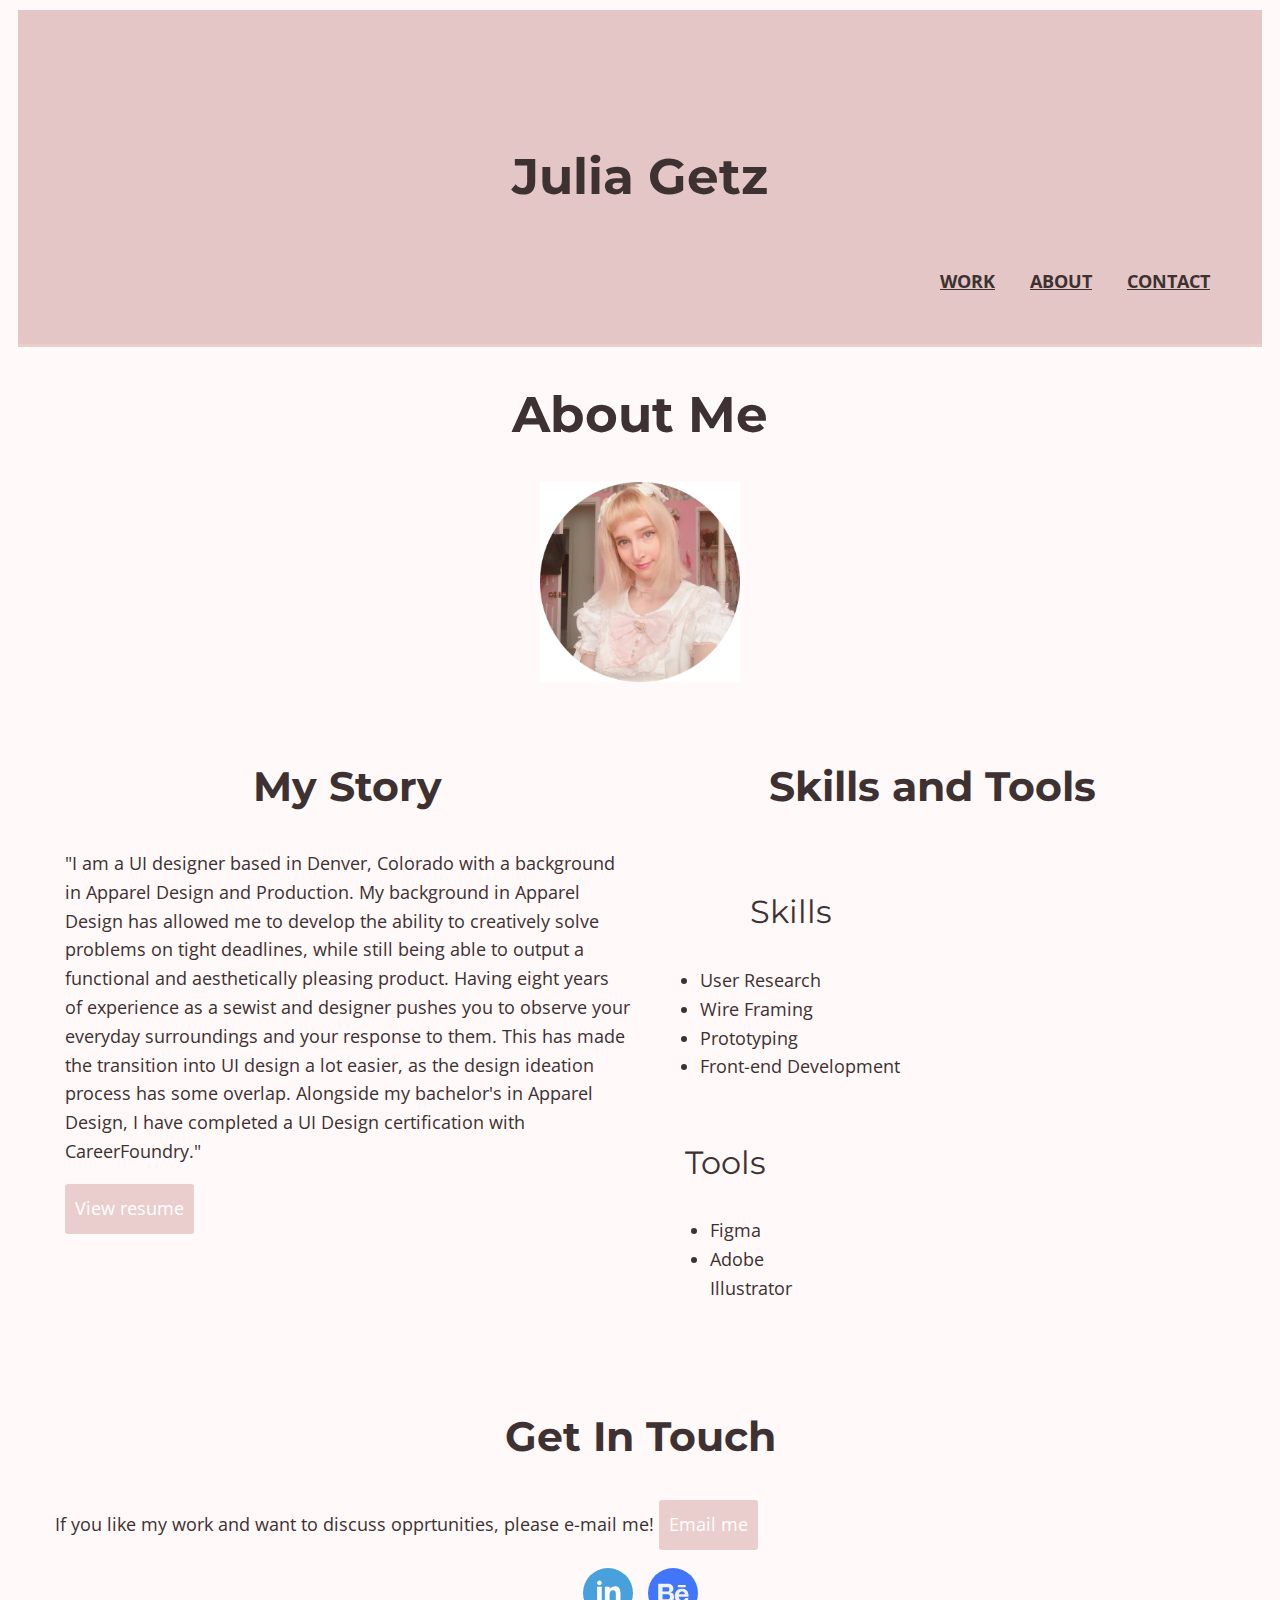
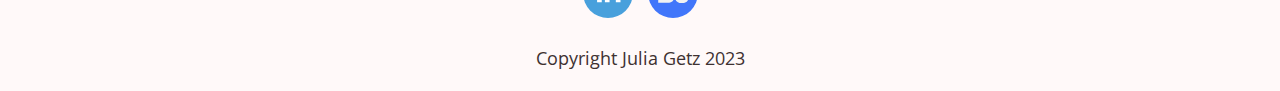
<file: about.html>
<!DOCTYPE html>
<html lang="en" dir="ltr">

<head>
    <meta charset="utf-8">
    <meta name="viewport" content="width=device-width, initial-scale=1">
    <title>Julia Getz</title>
    <link rel="stylesheet" type="text/css" href="https://necolas.github.io/normalize.css/8.0.1/normalize.css">
    <link rel="stylesheet" type="text/css" href="css/style.css">
    <link href="https://fonts.googleapis.com/css2?family=Montserrat:wght@700&family=Open+Sans&display=swap"
        rel="stylesheet">
</head>

<body>
    <header>
        <div class="container">
            <h1>Julia Getz</h1>
            <nav>
                <ul>
                    <li><a href="index.html">Work</a></li>
                    <li><a href="about.html">About</a></li>
                    <li><a href="contact">Contact</a></li>
                </ul>
            </nav>
        </div>
    </header>
    <main>
        <div class="container">
            <h1>About Me</h1>
        </div>
        <div class="container">
            <picture class="about-picture">
                <source srcset="img/contactimages/aboutmephoto_1x.jpg" media="(max-width:767px)">
                <img src="img/contactimages/aboutmephoto_2x.jpg" alt="About Me photo">
            </picture>
            <div class="row"><!-- Row -->
                <div class="col-md-12 col-lg-6">
                    <h2>My Story</h2>
                    <p>
                        "I am a UI designer based in Denver, Colorado with a background in Apparel Design and
                        Production. My background in Apparel Design has allowed me to develop the ability to creatively
                        solve problems on tight deadlines, while still being able to output a functional and
                        aesthetically pleasing product.
                        Having eight years of experience as a sewist and designer pushes you to observe your everyday
                        surroundings and your response to them. This has made the transition into UI design a lot
                        easier, as the design ideation process has some overlap.
                        Alongside my bachelor's in Apparel Design, I have completed a UI Design certification with
                        CareerFoundry."
                    </p>
                    <a href="files/juliagetz_resume.pdf" class="button">View resume</a>
                </div>
                <div class="col-md-12 col-lg-6">
                    <h2>Skills and Tools</h2>
                    <div class="row"><!--Row -->
                        <div class=" col-sm-12 col-md-6 col-lg-12">
                            <h3>Skills</h3>
                            <ul>
                                <li>User Research</li>
                                <li>Wire Framing</li>
                                <li>Prototyping</li>
                                <li>Front-end Development</li>
                            </ul>
                            <div class=" col-sm-12 col-md-6 col-lg-12">
                                <h3>Tools</h3>
                                <ul>
                                    <li>Figma</li>
                                    <li>Adobe Illustrator</li>
                                </ul>
                            </div>
                        </div>
                    </div>
                </div>
    </main>
    <footer>
        <div class="container">
            <h2>Get In Touch</h2>
            <p>
                If you like my work and want to discuss opprtunities, please e-mail me!
                <a href="juliagetz.96@gmail.com" class="button contact">Email me</a>
            </p>
        </div>
        <div class="container">
            <div class="social">
            <!--Social Media Layout and Placeholders-->
            <a href="https://www.linkedin.com/in/juliacgetz/" target="_blank">
                <svg id="Layer_1" style="enable-background:new 0 0 64 63.999;" version="1.1" viewBox="0 0 64 63.999"
                    xml:space="preserve" xmlns="http://www.w3.org/2000/svg" xmlns:xlink="http://www.w3.org/1999/xlink">
                    <g id="Shape_66_">
                        <g>
                            <circle cx="32" cy="32" r="32" style="fill:#48A0DC;" />
                        </g>
                    </g>
                    <g id="Linked_IN_logo">
                        <g>
                            <path
                                d="M18.031,43.968h5.993V23.993h-5.993V43.968z M41.375,23.304    c-2.909,0-5.511,1.062-7.356,3.406v-2.779h-6.014v20.037h6.014V33.132c0-2.289,2.098-4.524,4.728-4.524    c2.629,0,3.274,2.235,3.274,4.471v10.89h5.993V32.63C48.014,24.754,44.285,23.304,41.375,23.304z M21,21.999c1.657,0,3-1.344,3-3    c0-1.657-1.343-3-3-3c-1.657,0-3,1.343-3,3C18,20.655,19.343,21.999,21,21.999z"
                                style="fill-rule:evenodd;clip-rule:evenodd;fill:#FFFFFF;" />
                        </g>
                    </g>
                </svg>
            </a>
            <a href="https://www.behance.net/juliagetz1" target="_blank">
                <svg id="Capa_1" style="enable-background:new 0 0 112.196 112.196;" version="1.1"
                    viewBox="0 0 112.196 112.196" xml:space="preserve" xmlns="http://www.w3.org/2000/svg"
                    xmlns:xlink="http://www.w3.org/1999/xlink">
                    <g>
                        <g>
                            <circle cx="56.098" cy="56.098" r="56.098" style="fill:#4176FA;" />
                        </g>
                        <g>
                            <path
                                d="M76.209,46.341c-16.203,0-16.224,16.142-16.224,16.225c0,0-1.11,16.162,16.224,16.162    c0,0,14.456,0.822,14.456-11.248h-7.423c0,0,0.246,4.544-6.786,4.544c0,0-7.423,0.494-7.423-7.341h21.879    C90.912,64.683,93.318,46.341,76.209,46.341z M68.95,59.028c0,0,0.905-6.498,7.424-6.498c6.539,0,6.436,6.498,6.436,6.498H68.95z     M50.404,54.875c0,0,6.436-0.473,6.436-8.04c0-7.546-5.264-11.248-11.947-11.248H22.91v42.256h21.981    c0,0,13.428,0.412,13.428-12.481C58.32,65.362,58.896,54.875,50.404,54.875z M32.596,43.092h12.296c0,0,2.982,0,2.982,4.4    s-1.748,5.038-3.743,5.038H32.596V43.092z M44.276,70.338h-11.68v-11.31h12.296c0,0,4.463-0.041,4.442,5.819    C49.334,69.783,46.024,70.297,44.276,70.338z M67.12,38.075v5.203h17.438v-5.203H67.12z"
                                style="fill:#F1F2F2;" />
                        </g>
                    </g>
                </svg>
            </a>
            <p>Copyright Julia Getz 2023</p>
        </div>
        </div>
    </footer>
</body>
<script src="js/scripts.js"></script>
</html>
</file>
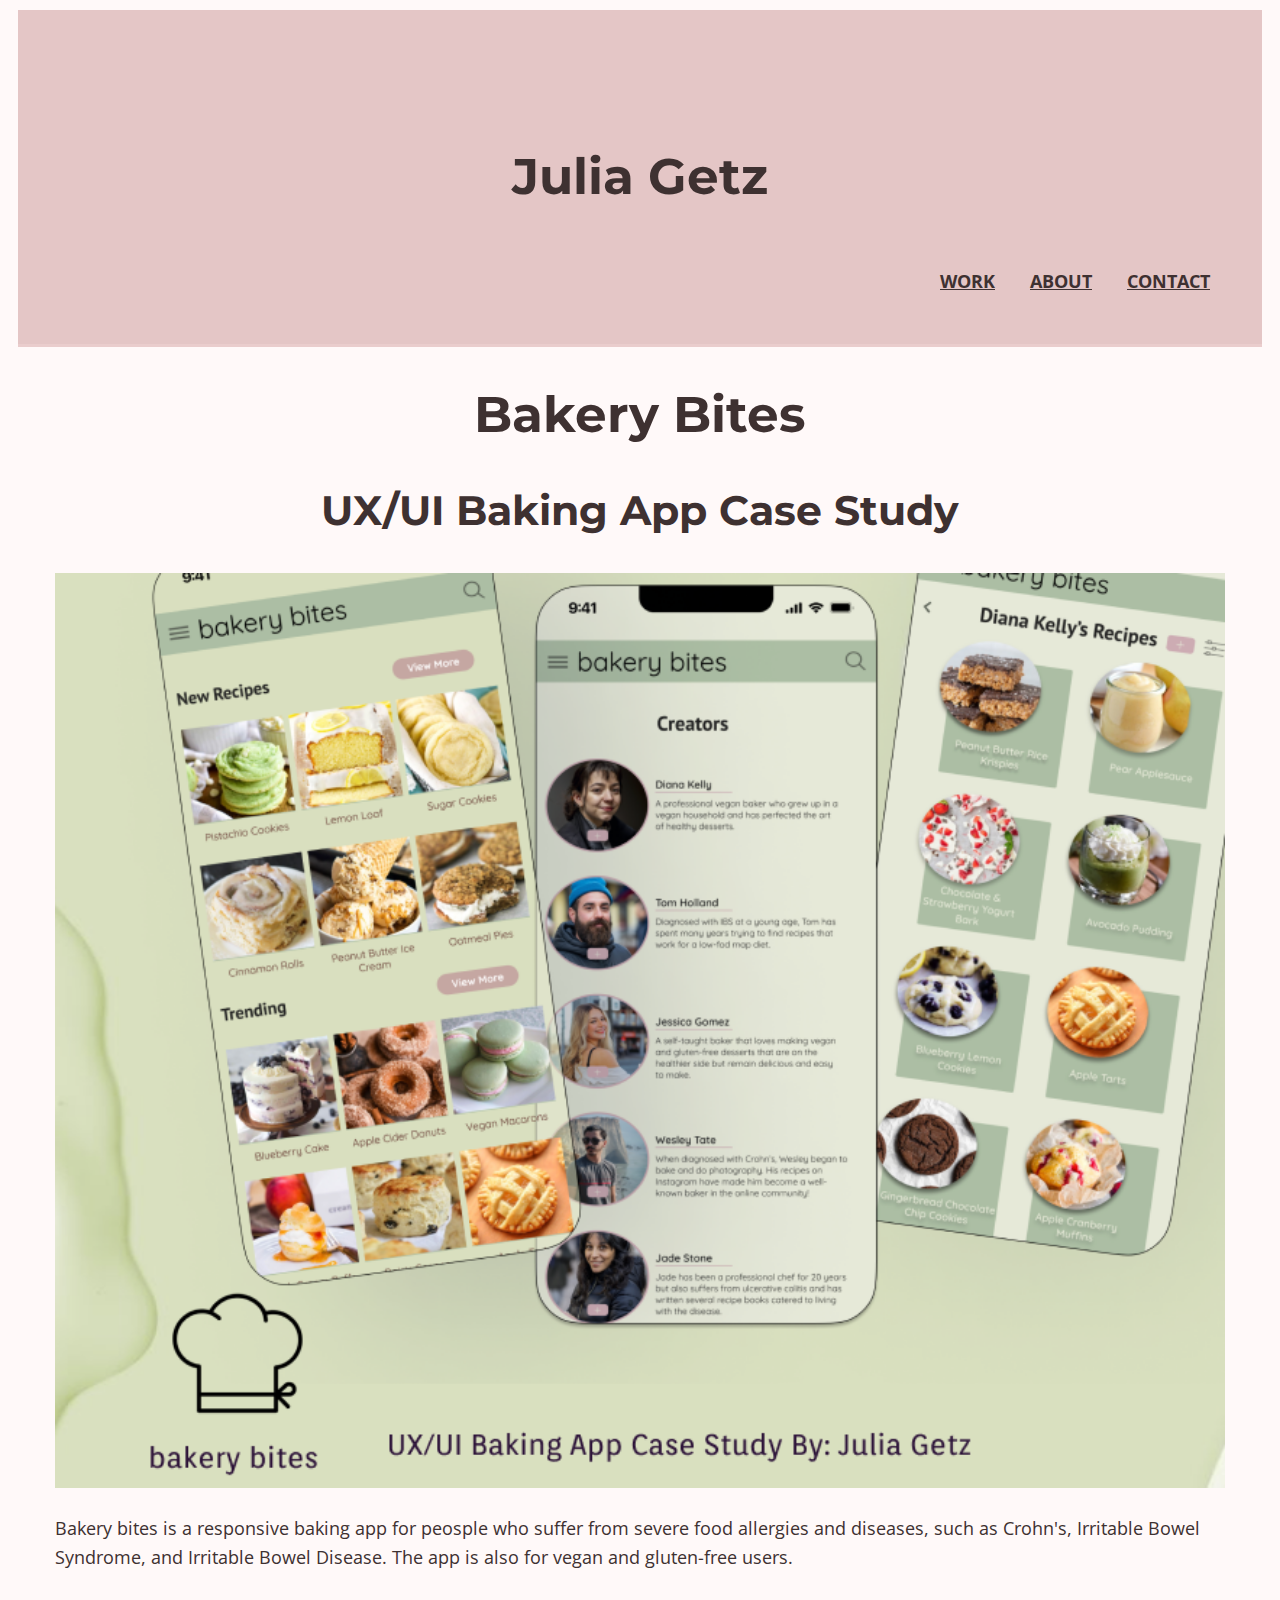
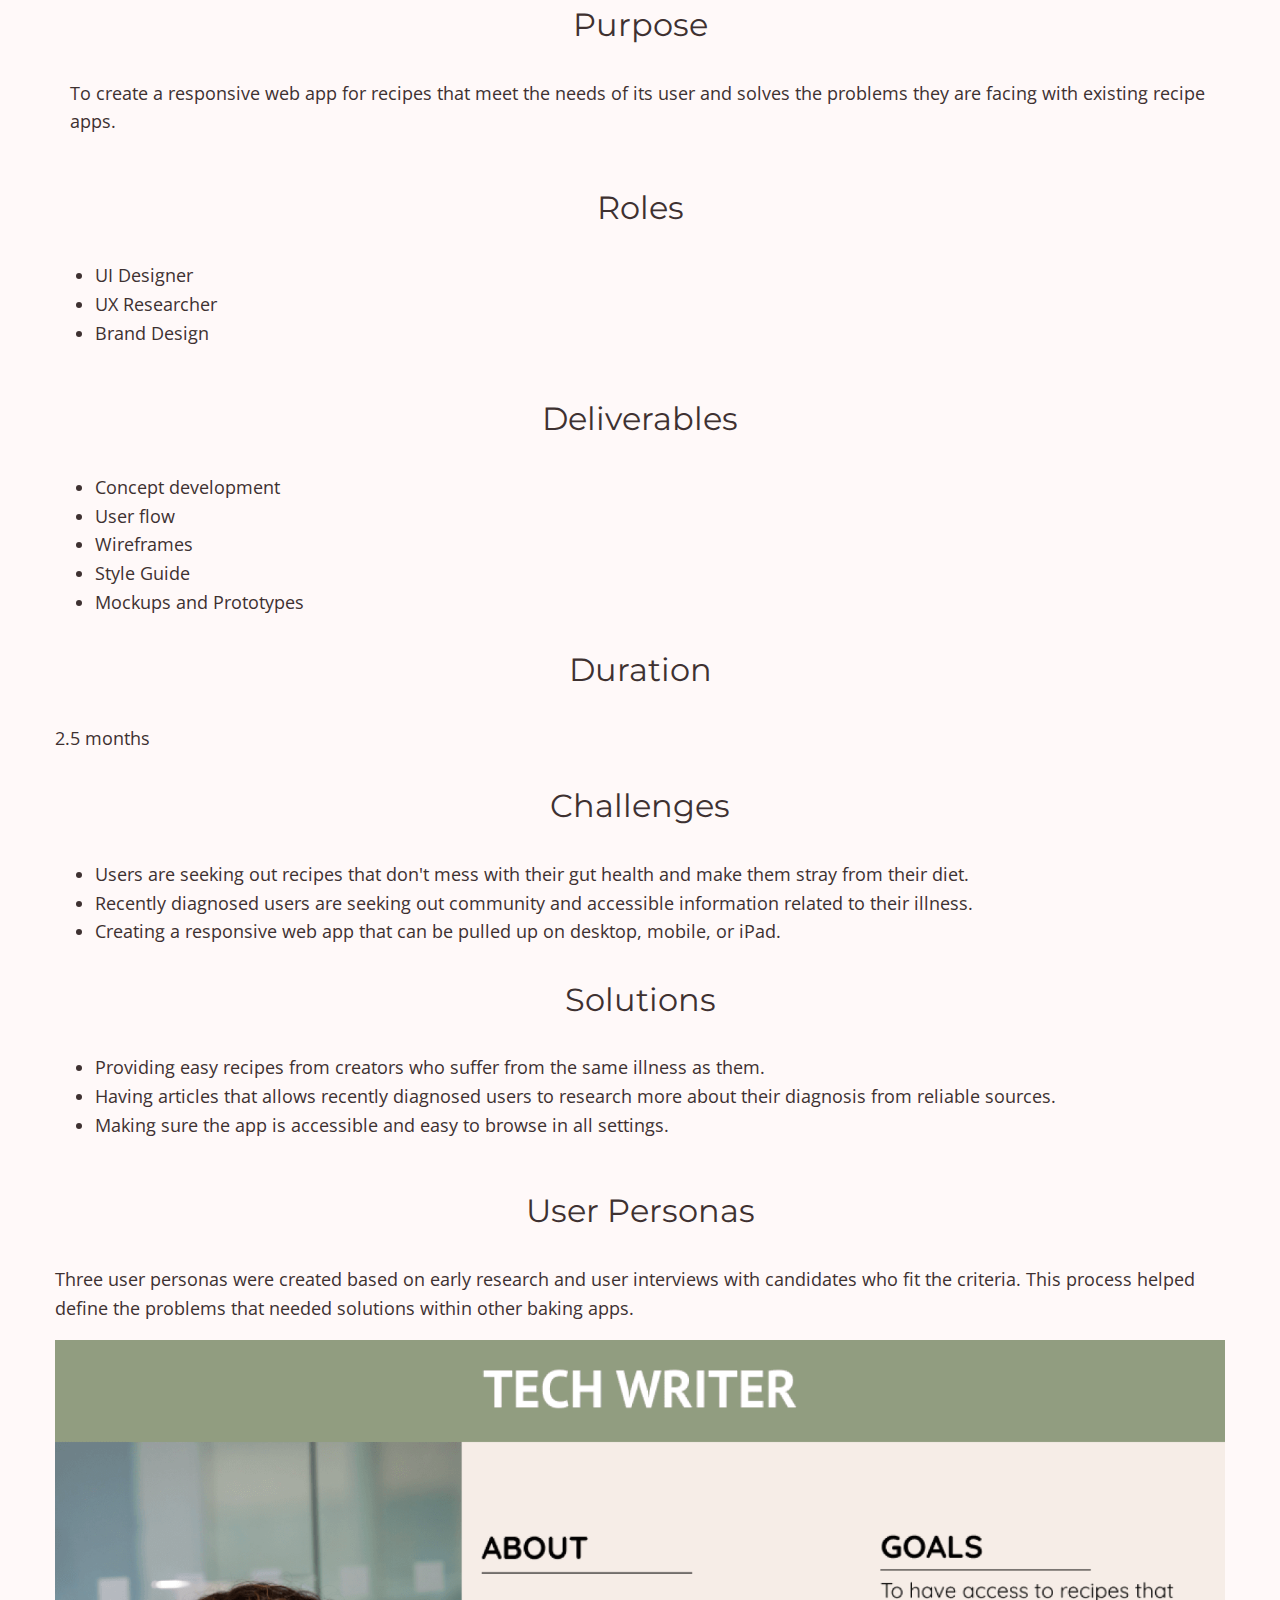
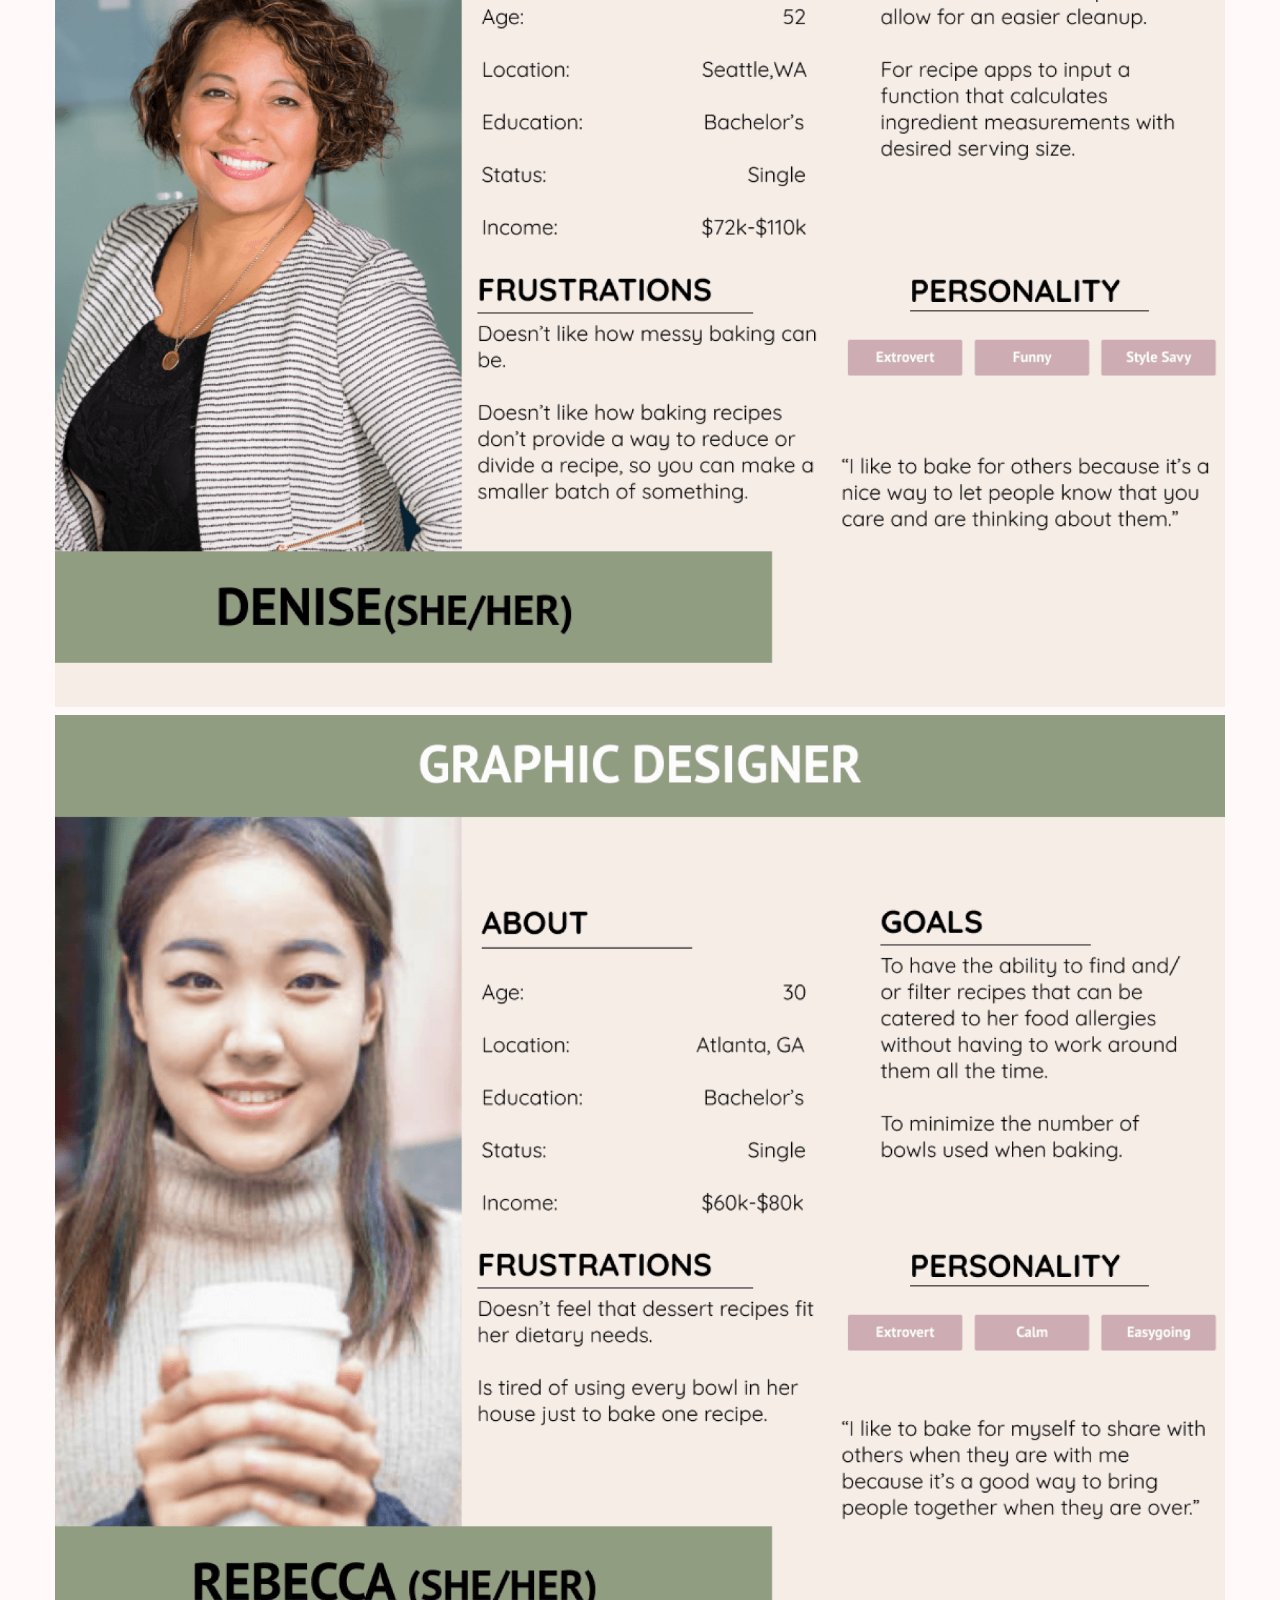
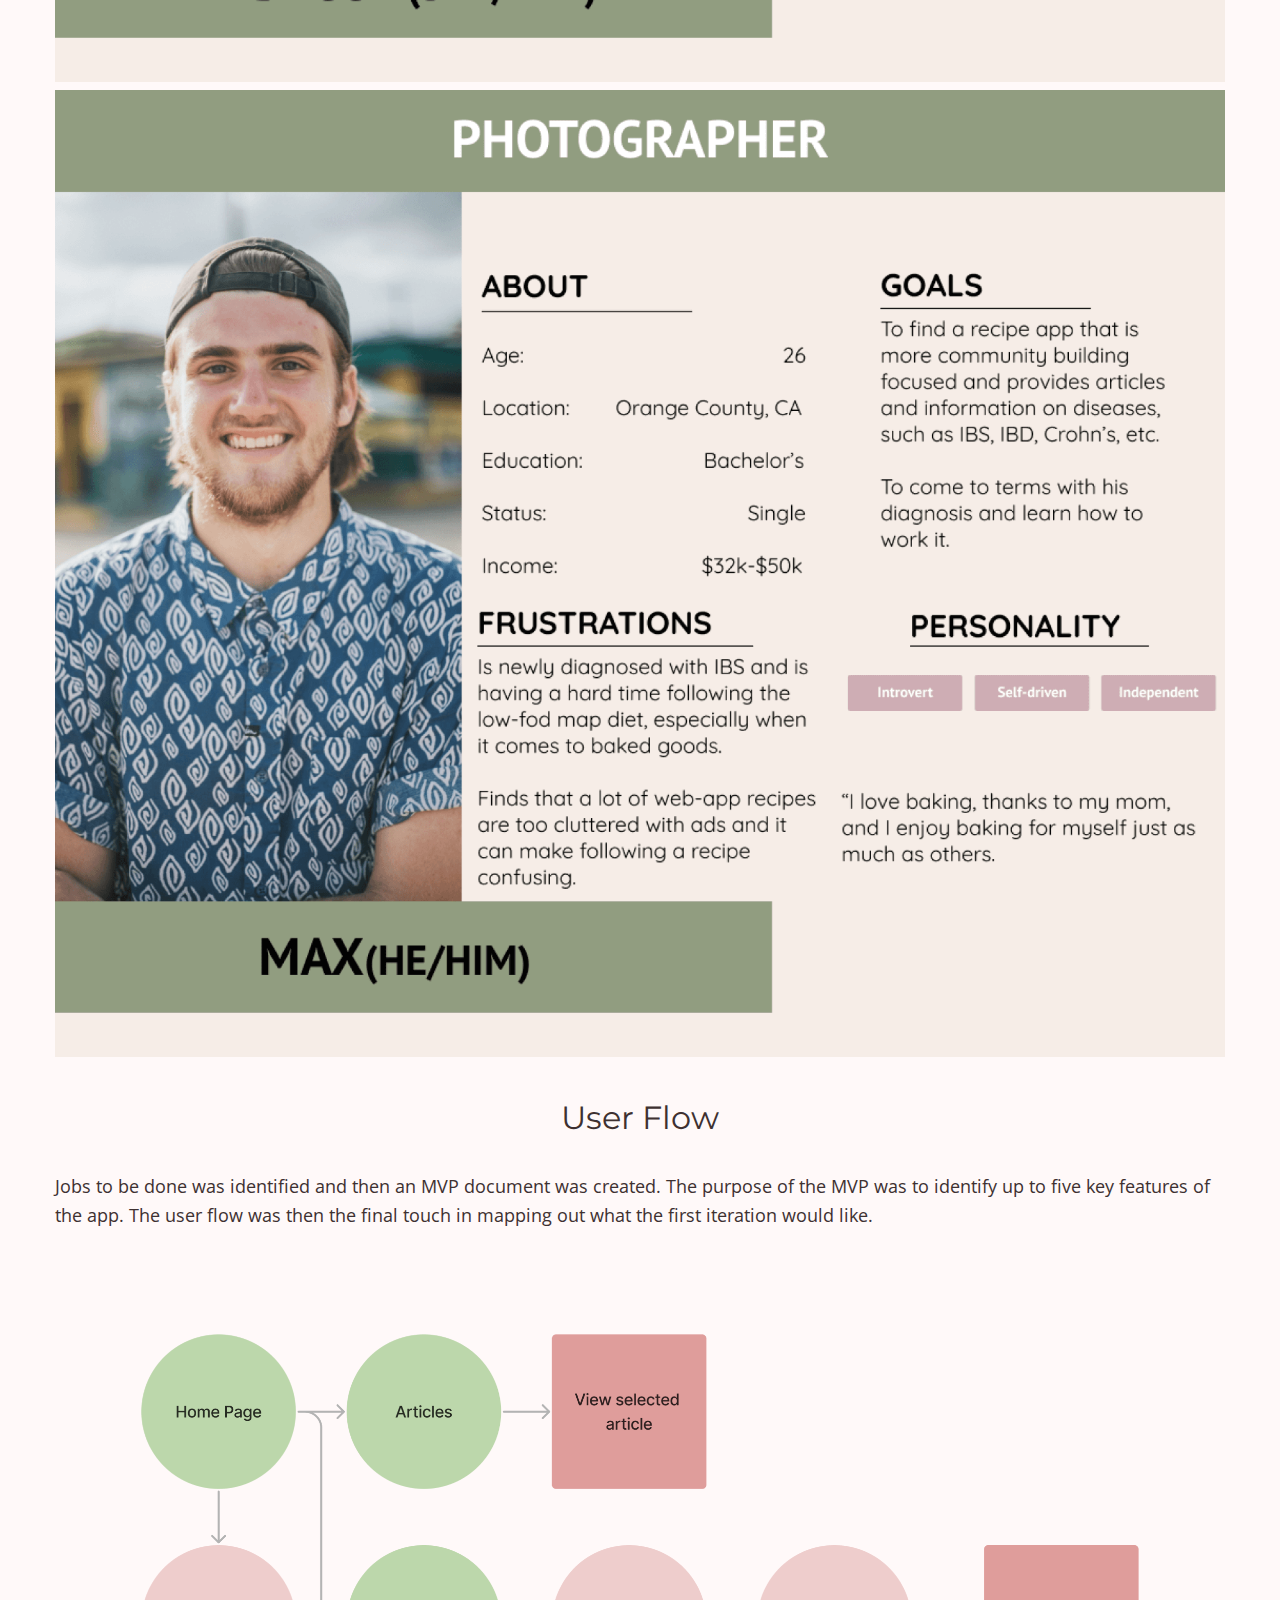
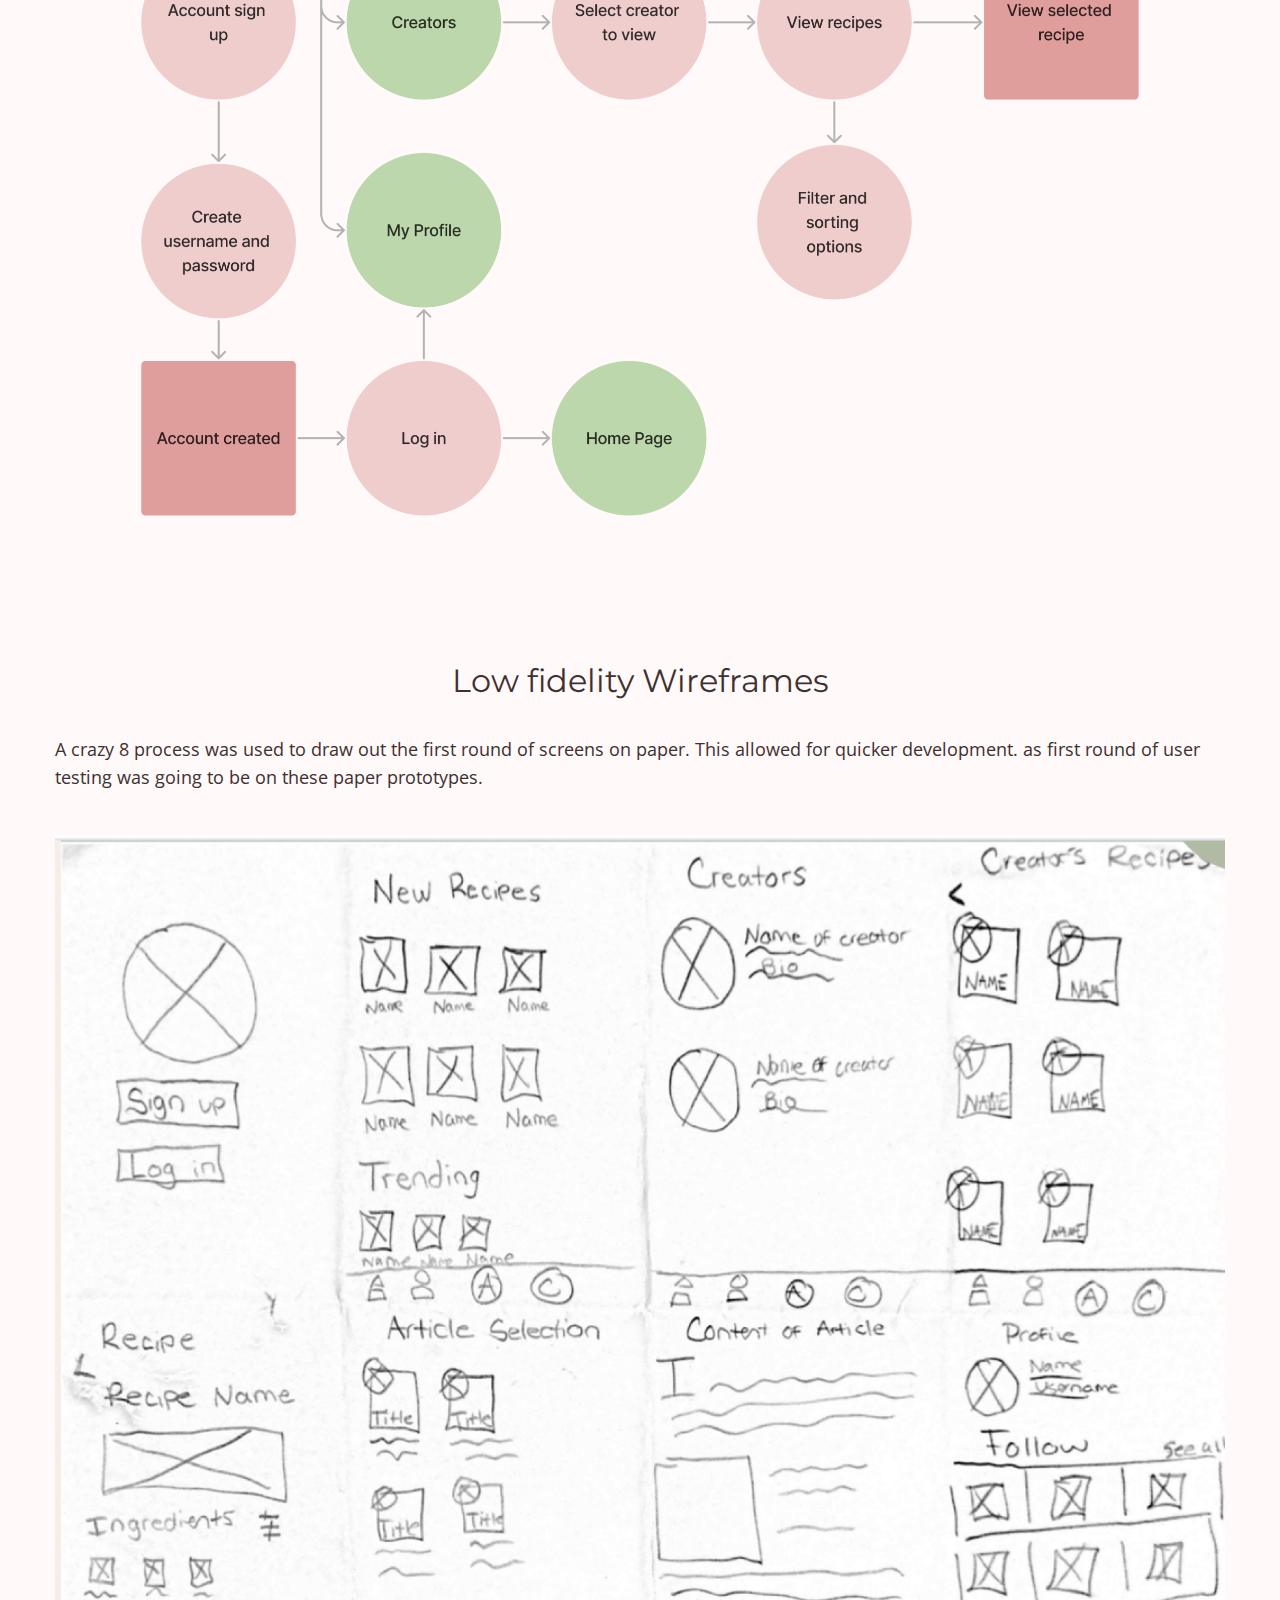
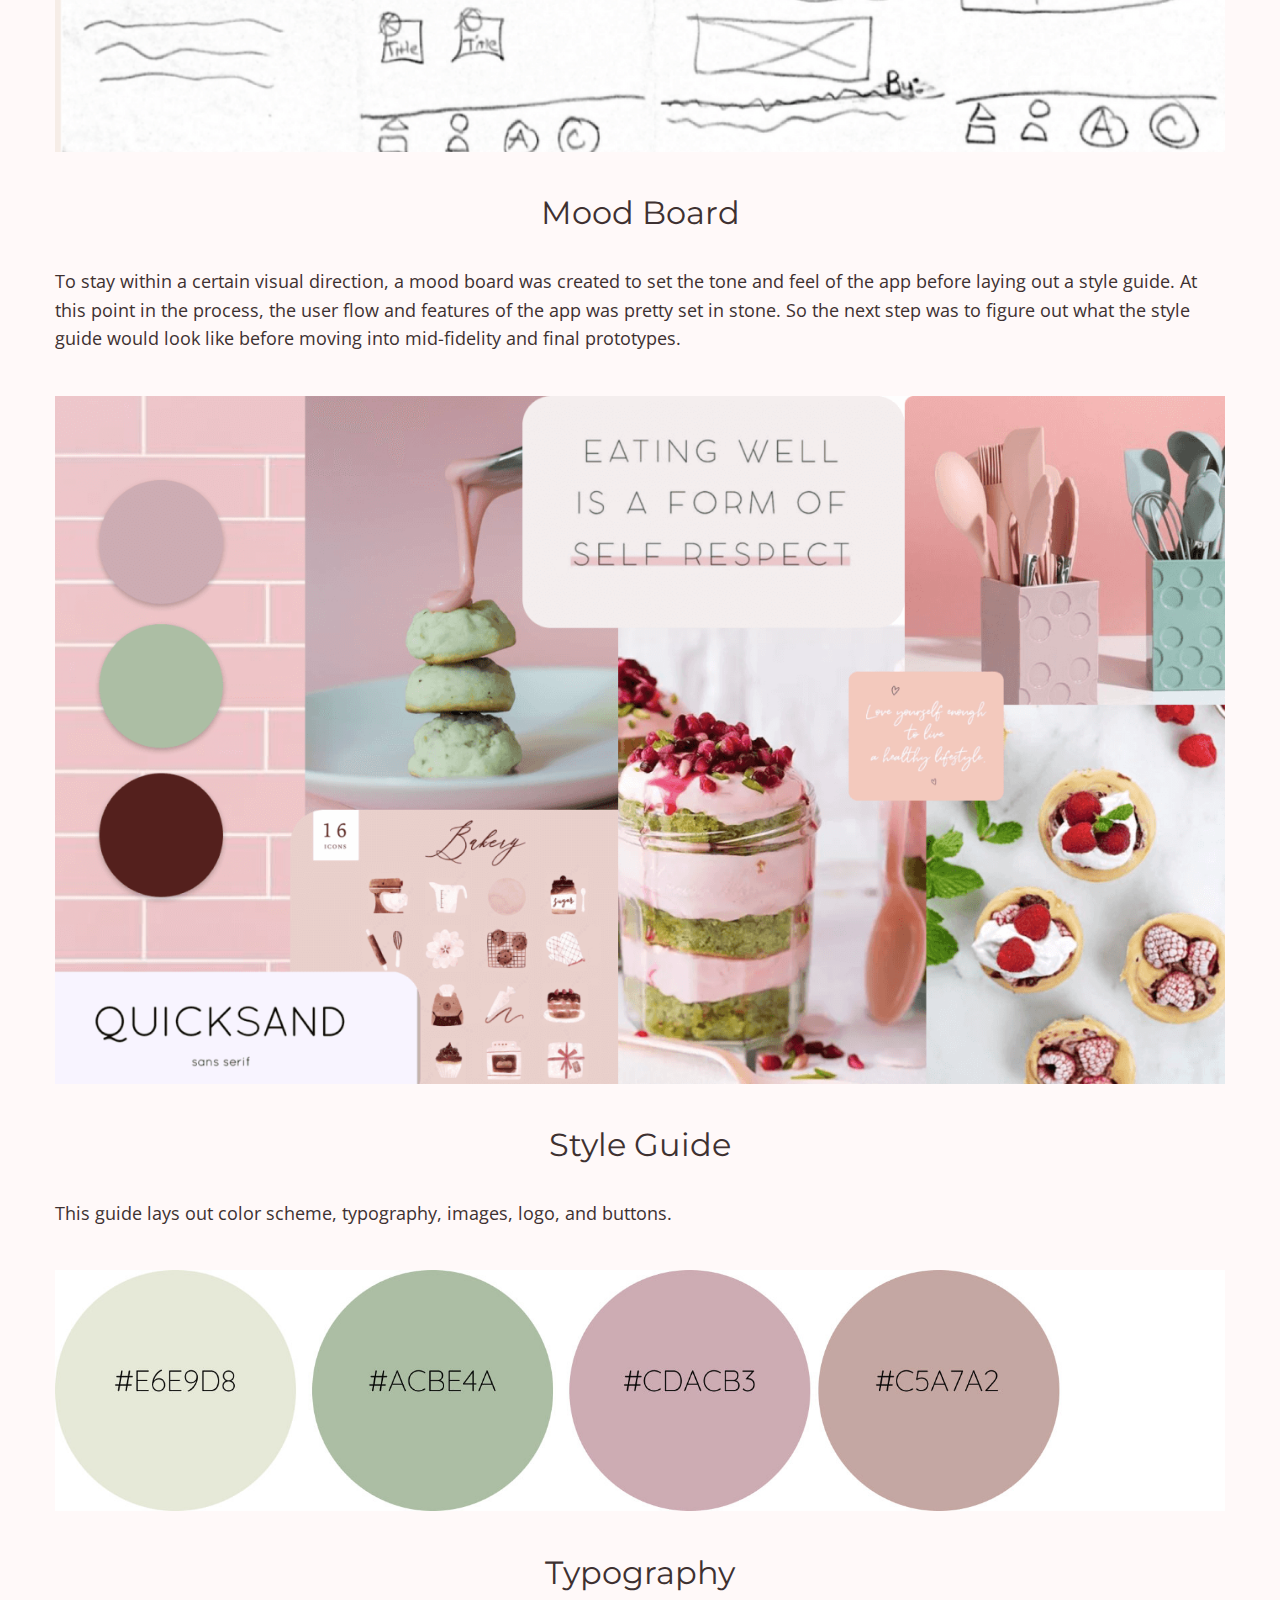
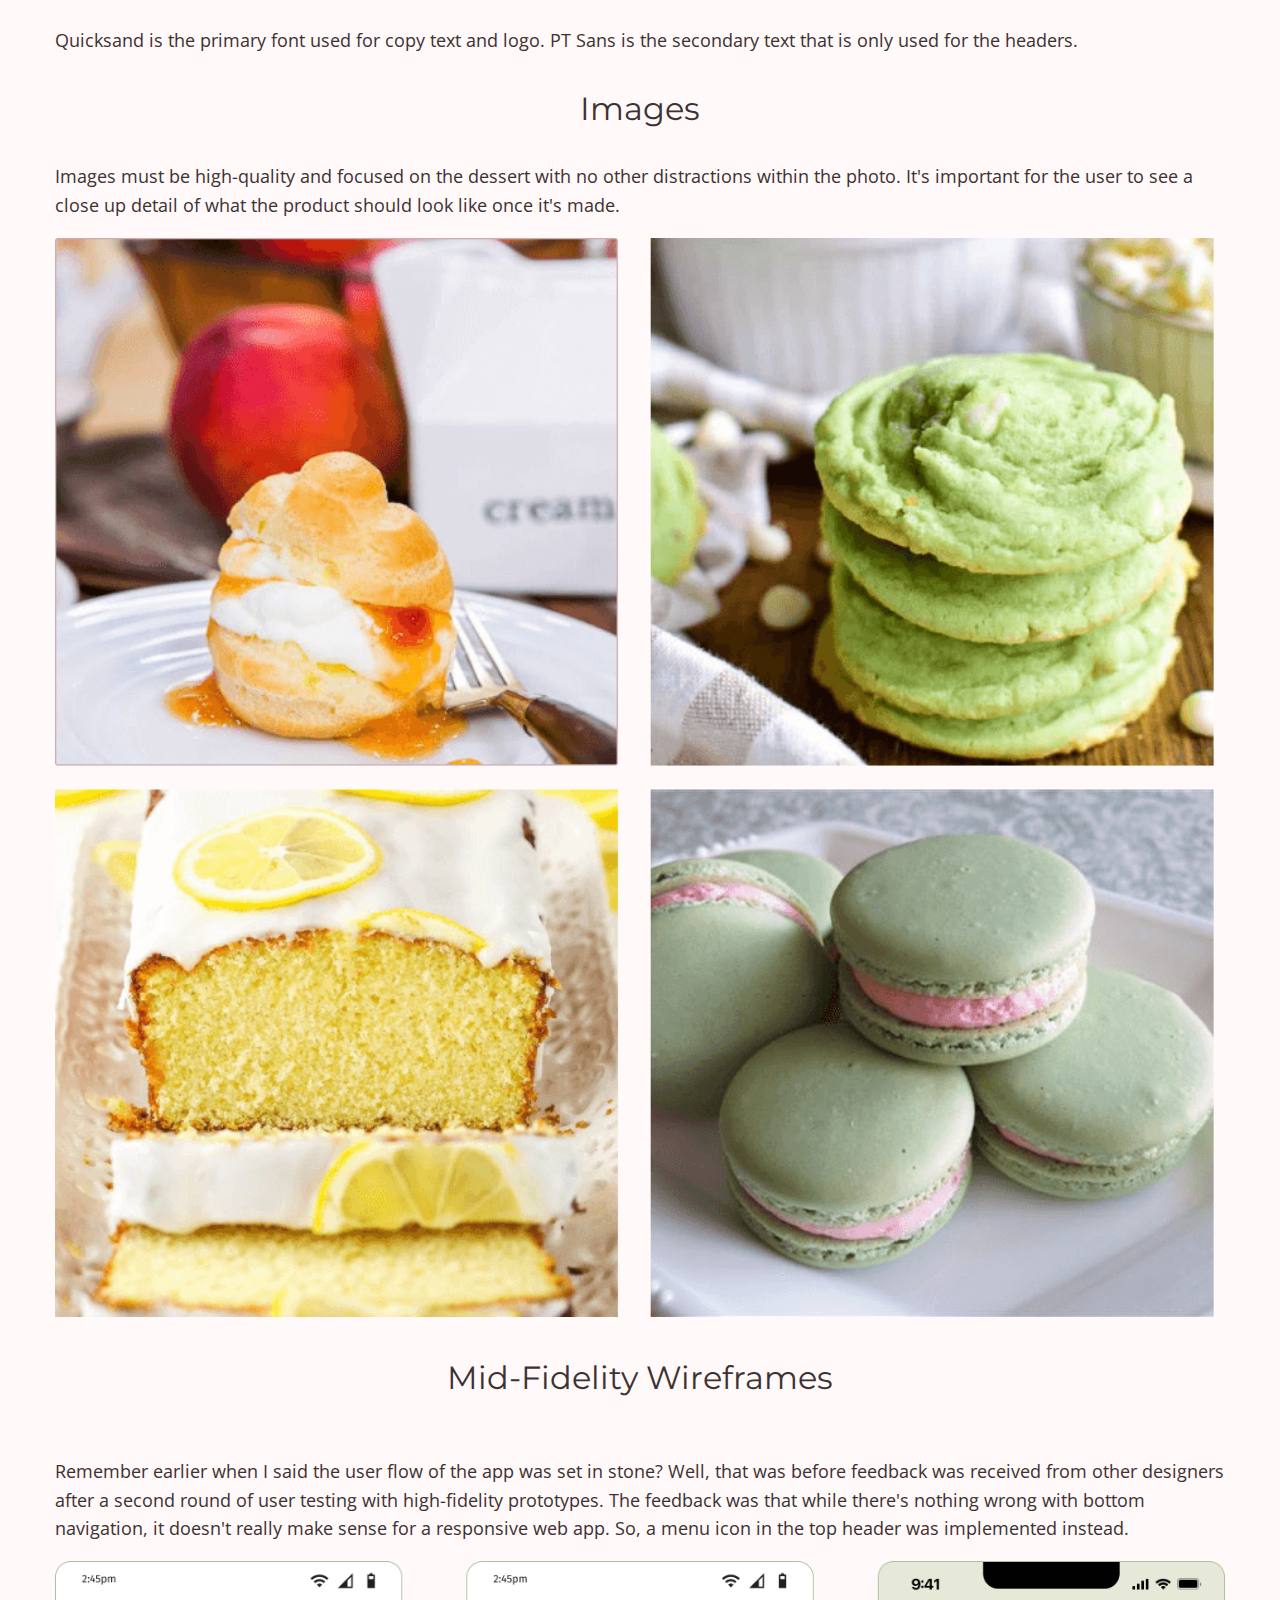
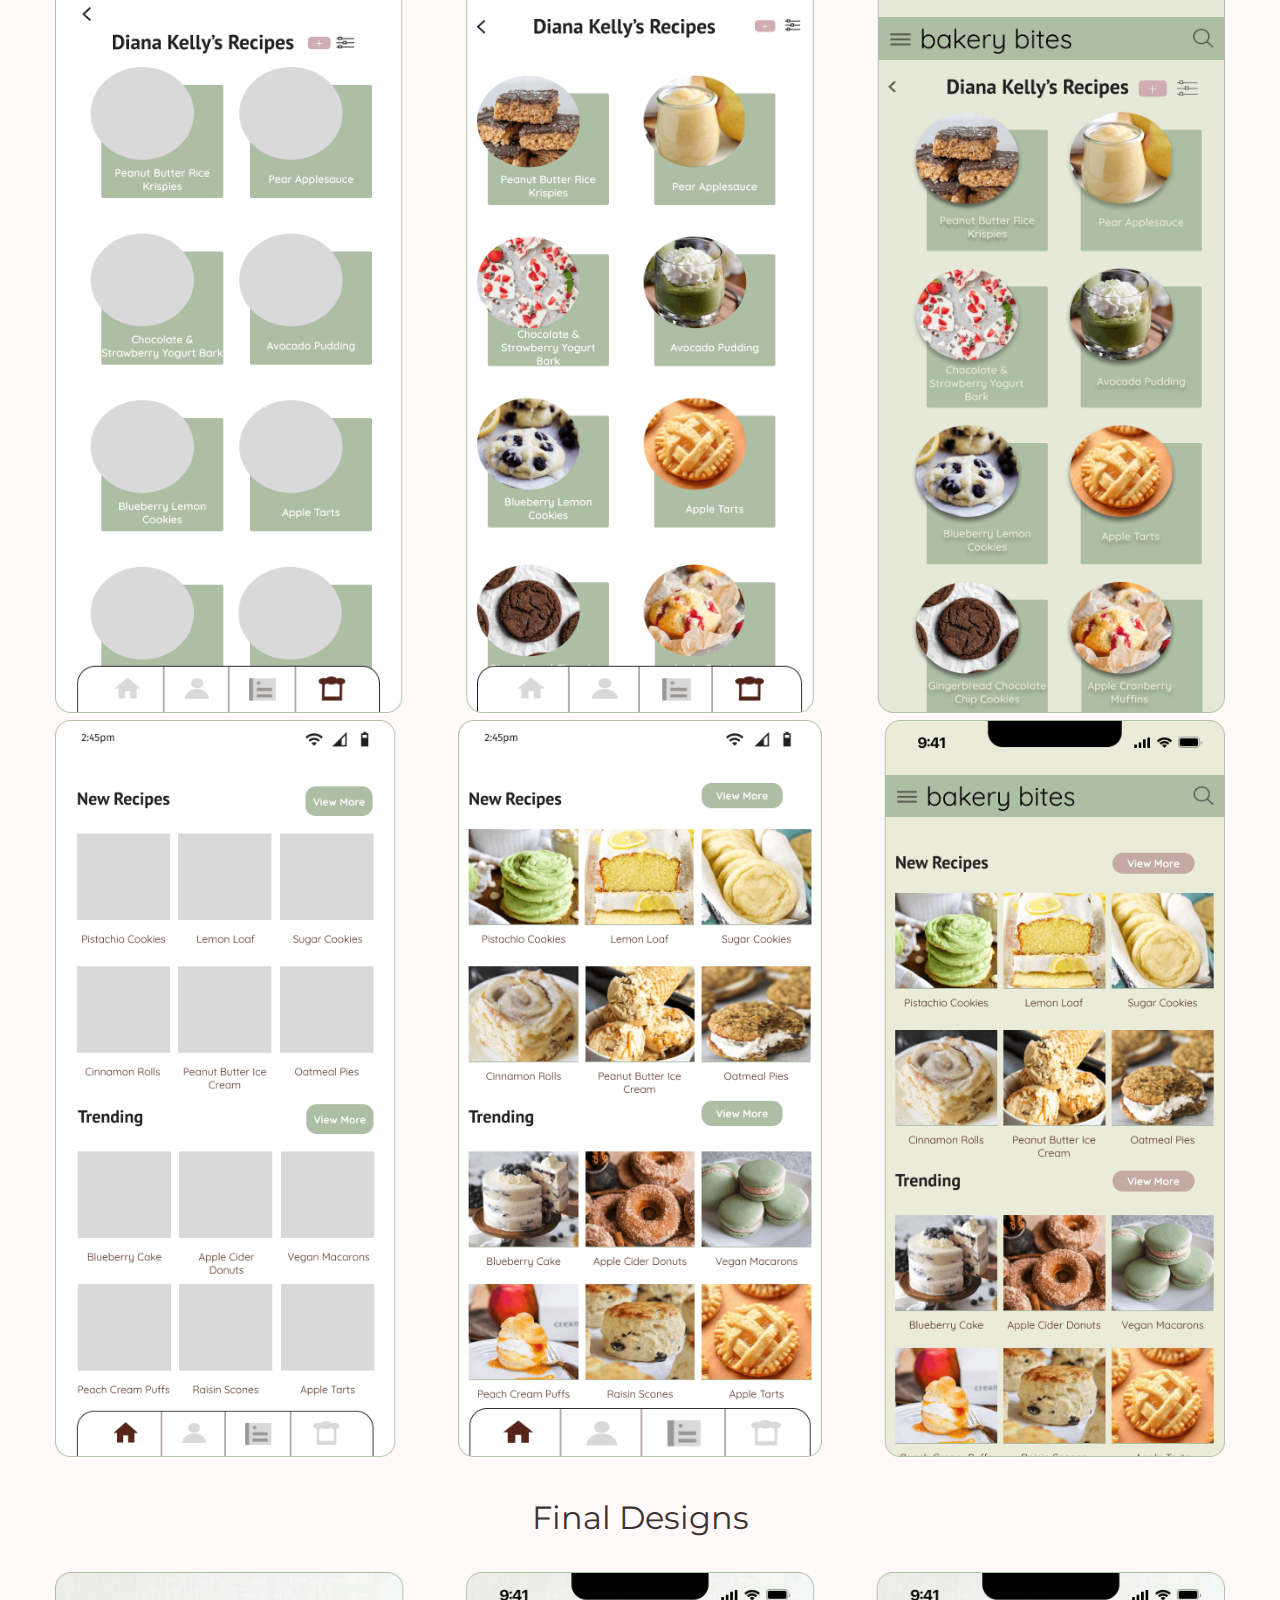
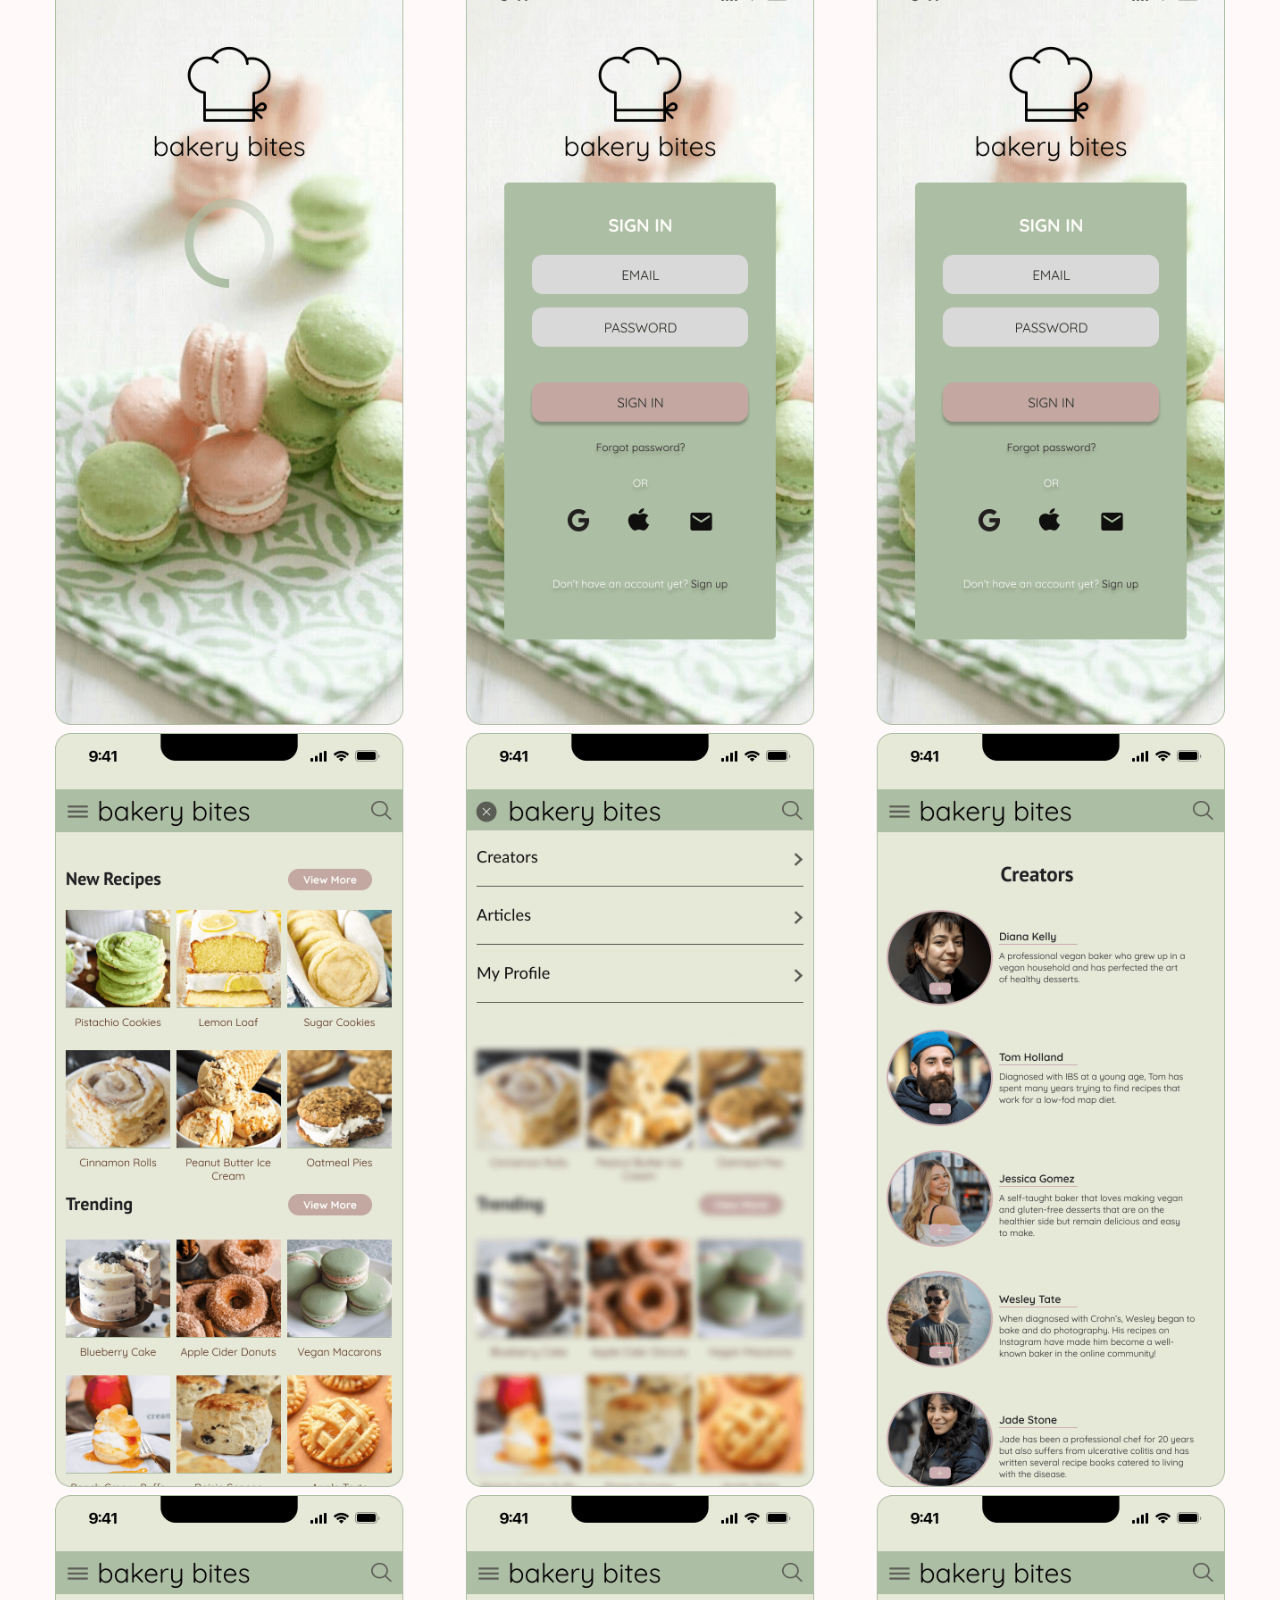
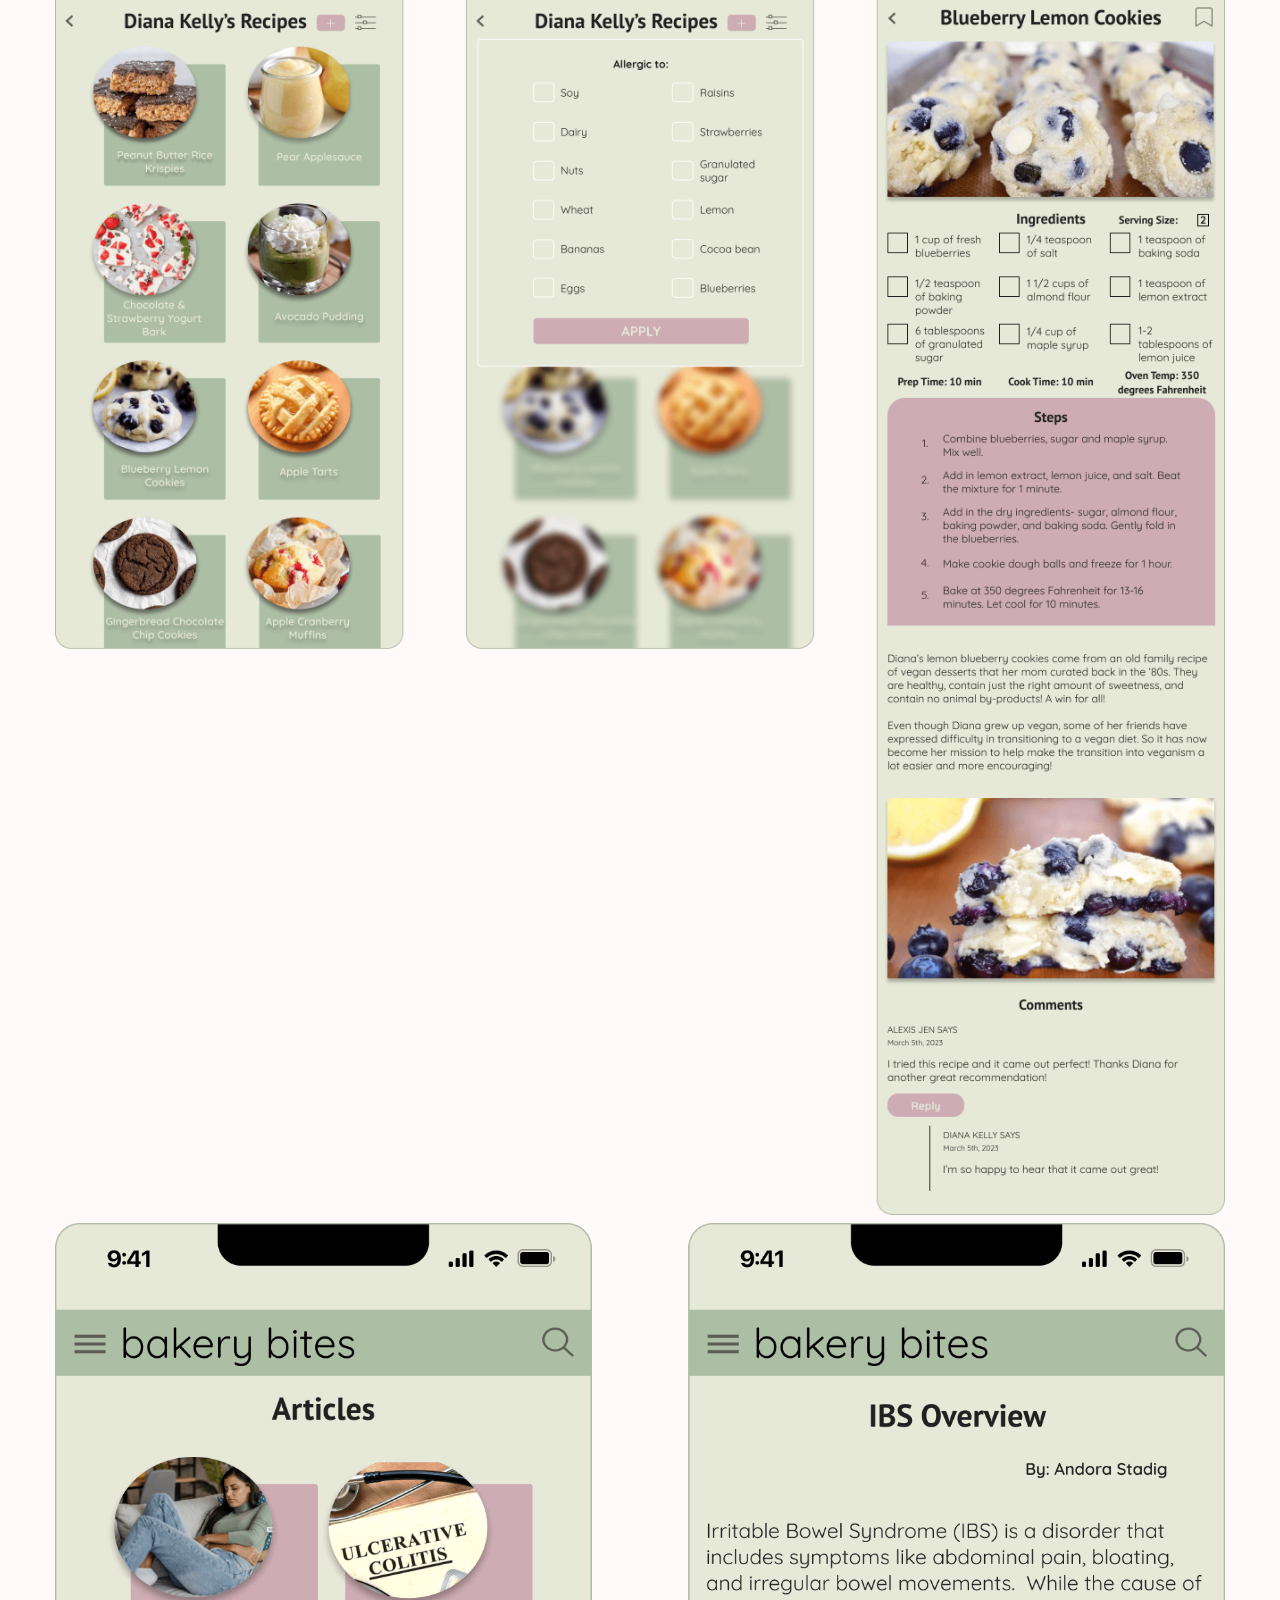
<file: bakerybites.html>
<!DOCTYPE html>
<html lang="en" dir="ltr">

<head>
    <meta charset="utf-8">
    <meta name="viewport" content="width=device-width, initial-scale=1">
    <title>Julia Getz</title>
    <link rel="stylesheet" type="text/css" href="https://necolas.github.io/normalize.css/8.0.1/normalize.css">
    <link rel="stylesheet" type="text/css" href="css/style.css">
    <link href="https://fonts.googleapis.com/css2?family=Montserrat:wght@700&family=Open+Sans&display=swap"
        rel="stylesheet">
</head>

<body>
    <header>
        <div class="container">
            <h1>Julia Getz</h1>
            <nav>
                <ul>
                    <li><a href="index.html">Work</a></li>
                    <li><a href="about.html">About</a></li>
                    <li><a href="contact">Contact</a></li>
                </ul>
            </nav>
        </div>
    </header>
    <main>
        <div class="container">
            <h1>
                Bakery Bites
            </h1>
            <h2>
                UX/UI Baking App Case Study
            </h2>
            <!-- Product Header -->
            <div>
                <!-- Image -->
                <img src="img/bakerybites/bakerybites-intro-1x.png" alt="UX/UI Baking App Case Study">
                <p>Bakery bites is a responsive baking app for peosple who suffer from severe food allergies and
                    diseases, such as Crohn's, Irritable Bowel Syndrome, and Irritable Bowel Disease. The app is also
                    for vegan and gluten-free users.</p>
            </div>
            <div class="container">
                <div class="row">
                    <!-- Row -->
                    <h3>Purpose</h3>
                    <p>To create a responsive web app for recipes that meet the needs of its user and solves the
                        problems they are facing with existing recipe apps. </p>
                </div>
            </div>
            <div class="row">
                <!-- Row -->
                <!-- Column -->
                <h3>Roles</h3>
                <ul>
                    <li>UI Designer</li>
                    <li>UX Researcher</li>
                    <li>Brand Design</li>
                </ul>
            </div>
            <div>
                <!-- Column -->
                <h3>Deliverables</h3>
                <ul>
                    <li>Concept development</li>
                    <li>User flow</li>
                    <li>Wireframes</li>
                    <li>Style Guide</li>
                    <li>Mockups and Prototypes</li>
                </ul>
            </div>
            <div>
                <!-- Column -->
                <h3>Duration</h3>
                <p>2.5 months</p>
            </div>
            <!--Challeges and Solutions-->
            <div class="row">
                <!-- Row -->
                <h3>Challenges</h3>
                <ul>
                    <li>Users are seeking out recipes that don't mess with their gut health and make them stray from
                        their
                        diet. </li>
                    <li>Recently diagnosed users are seeking out community and accessible information related to their
                        illness.</li>
                    <li>Creating a responsive web app that can be pulled up on desktop, mobile, or iPad. </li>
                </ul>
                <h3>Solutions</h3>
                <ul>
                    <li>Providing easy recipes from creators who suffer from the same illness as them. </li>
                    <li>Having articles that allows recently diagnosed users to research more about their diagnosis from
                        reliable sources.</li>
                    <li>Making sure the app is accessible and easy to browse in all settings.</li>
                </ul>
            </div>
            <!--User Personas-->
            <h3>User Personas</h3>
            <div class="row">
                <p>
                    Three user personas were created based on early research and user interviews with candidates who fit
                    the
                    criteria. This process helped define the problems that needed solutions within other baking apps.
                </p>
                <img src="img/bakerybites/bakerybites-denise-2x.png" alt="Denise User Profile">
                <img src="img/bakerybites/bakerybites-rebecca-2x.png" alt="Rebecca User Profile">
                <img src="img/bakerybites/bakerybites-max-2x.png" alt="Max User Profile">
                <!--User Flow-->
                <h3>User Flow</h3>
                <p>Jobs to be done was identified and then an MVP document was created. The purpose of the MVP was to
                    identify up to five key features of the app. The user flow was then the final touch in mapping out
                    what
                    the first iteration would like. </p>
                <img src="img/bakerybites/bakerybites-userflow-2x.png" alt="User Flow">
                <p>
            </div>
            <div class="row">
                <!--Low Fidelity Wireframes-->
                <h3>Low fidelity Wireframes</h3>
                <p>
                    A crazy 8 process was used to draw out the first round of screens on paper. This allowed for quicker
                    development. as first round of user testing was going to be on these paper prototypes.
                </p>
            </div>
            <img src="img/bakerybites/bakerybites-lowfi1-2x.png" alt="Sketches">
            <!--Mood Board-->
            <div class="row">
                <h3>Mood Board</h3>
                <p>
                    To stay within a certain visual direction, a mood board was created to set the tone and feel of the
                    app
                    before laying out a style guide. At this point in the process, the user flow and features of the app
                    was
                    pretty set in stone. So the next step was to figure out what the style guide would look like before
                    moving into mid-fidelity and final prototypes.
                </p>
            </div>
            <img src="img/bakerybites/bakerybites-moodboard-2x.png" alt="Mood Board">
            <!-- Row -->
            <div class="row">
                <!--Syle Guide-->
                <h3>Style Guide</h3>
                <p>This guide lays out color scheme, typography, images, logo, and buttons.
            </div>
            <img src="img/bakerybites/bakerybites-colors-2x.jpg" alt="Color Story">
            <h3>Typography</h3>
            <p>Quicksand is the primary font used for copy text and logo. PT Sans is the secondary text that is only
                used
                for the headers.</p>
            <h3>Images</h3>
            <p>Images must be high-quality and focused on the dessert with no other distractions within the photo. It's
                important for the user to see a close up detail of what the product should look like once it's made.
            </p>
            <img src="img/bakerybites/bakerybites-images-2x.png" alt="Brand Image">
            <div id="title.row">
                <div class="container">
                    <!--Column-->
                    <!-- Row -->
                    <!--Mid-Fidelity Wireframes-->
                    <h3>Mid-Fidelity Wireframes</h3>
                    <div class="row">
                    </div>
                </div>
            </div>
            <p>Remember earlier when I said the user flow of the app was set in stone? Well, that was before feedback
                was
                received from other designers after a second round of user testing with high-fidelity prototypes. The
                feedback was that while there's nothing wrong with bottom navigation, it doesn't really make sense for a
                responsive web app. So, a menu icon in the top header was implemented instead. </p>
            <img src="img/bakerybites/bakerybites-midfi-2x.png" alt="Mid Fidelity Screens">
            <img src="img/bakerybites/bakerybites-midfi2-2x.png" alt="Mid Fidelity Screens">
            <h3>Final Designs</h3>
            <div class="col img-col">
                <img src="img/bakerybites/bakerybites-finaldesign1-2x.png" alt="Bakery Bites Final Designs">
                <img src="img/bakerybites/bakerybites-finaldesign2-2x.png" alt="Bakery Bites Final Designs">
                <img src="img/bakerybites/bakerybites-finaldesign3-2x.png" alt="Bakery Bites Final Designs">
                <img src="img/bakerybites/bakerybites-finaldesign4-2x.png" alt="Bakery Bites Final Designs">
            </div>
            <div class="row">
                <!-- Row -->
                <h3>Future Iterations</h3>
                <p>
                    Future iterations would include sharing options, message options to send creators a personal
                    message, and a version of the app for creators only that allows them to upload recipes and keep in
                    contact with the bakery bites team for questions and concerns.
                </p>
            </div>
        </div>
        </div>
    </main>
    <footer>
        <div class="container">
            <h2>Get In Touch</h2>
            <p>
                If you like my work and want to discuss opprtunities, please e-mail me!
                <a href="juliagetz.96@gmail.com" class="button contact">Email me</a>
            </p>
        </div>
        <div class="container">
            <div class="social">
            <!--Social Media Layout and Placeholders-->
            <a href="https://www.linkedin.com/in/juliacgetz/" target="_blank">
                <svg id="Layer_1" style="enable-background:new 0 0 64 63.999;" version="1.1" viewBox="0 0 64 63.999"
                    xml:space="preserve" xmlns="http://www.w3.org/2000/svg" xmlns:xlink="http://www.w3.org/1999/xlink">
                    <g id="Shape_66_">
                        <g>
                            <circle cx="32" cy="32" r="32" style="fill:#48A0DC;" />
                        </g>
                    </g>
                    <g id="Linked_IN_logo">
                        <g>
                            <path
                                d="M18.031,43.968h5.993V23.993h-5.993V43.968z M41.375,23.304    c-2.909,0-5.511,1.062-7.356,3.406v-2.779h-6.014v20.037h6.014V33.132c0-2.289,2.098-4.524,4.728-4.524    c2.629,0,3.274,2.235,3.274,4.471v10.89h5.993V32.63C48.014,24.754,44.285,23.304,41.375,23.304z M21,21.999c1.657,0,3-1.344,3-3    c0-1.657-1.343-3-3-3c-1.657,0-3,1.343-3,3C18,20.655,19.343,21.999,21,21.999z"
                                style="fill-rule:evenodd;clip-rule:evenodd;fill:#FFFFFF;" />
                        </g>
                    </g>
                </svg>
            </a>
            <a href="https://www.behance.net/juliagetz1" target="_blank">
                <svg id="Capa_1" style="enable-background:new 0 0 112.196 112.196;" version="1.1"
                    viewBox="0 0 112.196 112.196" xml:space="preserve" xmlns="http://www.w3.org/2000/svg"
                    xmlns:xlink="http://www.w3.org/1999/xlink">
                    <g>
                        <g>
                            <circle cx="56.098" cy="56.098" r="56.098" style="fill:#4176FA;" />
                        </g>
                        <g>
                            <path
                                d="M76.209,46.341c-16.203,0-16.224,16.142-16.224,16.225c0,0-1.11,16.162,16.224,16.162    c0,0,14.456,0.822,14.456-11.248h-7.423c0,0,0.246,4.544-6.786,4.544c0,0-7.423,0.494-7.423-7.341h21.879    C90.912,64.683,93.318,46.341,76.209,46.341z M68.95,59.028c0,0,0.905-6.498,7.424-6.498c6.539,0,6.436,6.498,6.436,6.498H68.95z     M50.404,54.875c0,0,6.436-0.473,6.436-8.04c0-7.546-5.264-11.248-11.947-11.248H22.91v42.256h21.981    c0,0,13.428,0.412,13.428-12.481C58.32,65.362,58.896,54.875,50.404,54.875z M32.596,43.092h12.296c0,0,2.982,0,2.982,4.4    s-1.748,5.038-3.743,5.038H32.596V43.092z M44.276,70.338h-11.68v-11.31h12.296c0,0,4.463-0.041,4.442,5.819    C49.334,69.783,46.024,70.297,44.276,70.338z M67.12,38.075v5.203h17.438v-5.203H67.12z"
                                style="fill:#F1F2F2;" />
                        </g>
                    </g>
                </svg>
            </a>
            <p>Copyright Julia Getz 2023</p>
        </div>
        </div>
    </footer>
</body>
<script src="js/scripts.js"></script>
</html>
</file>
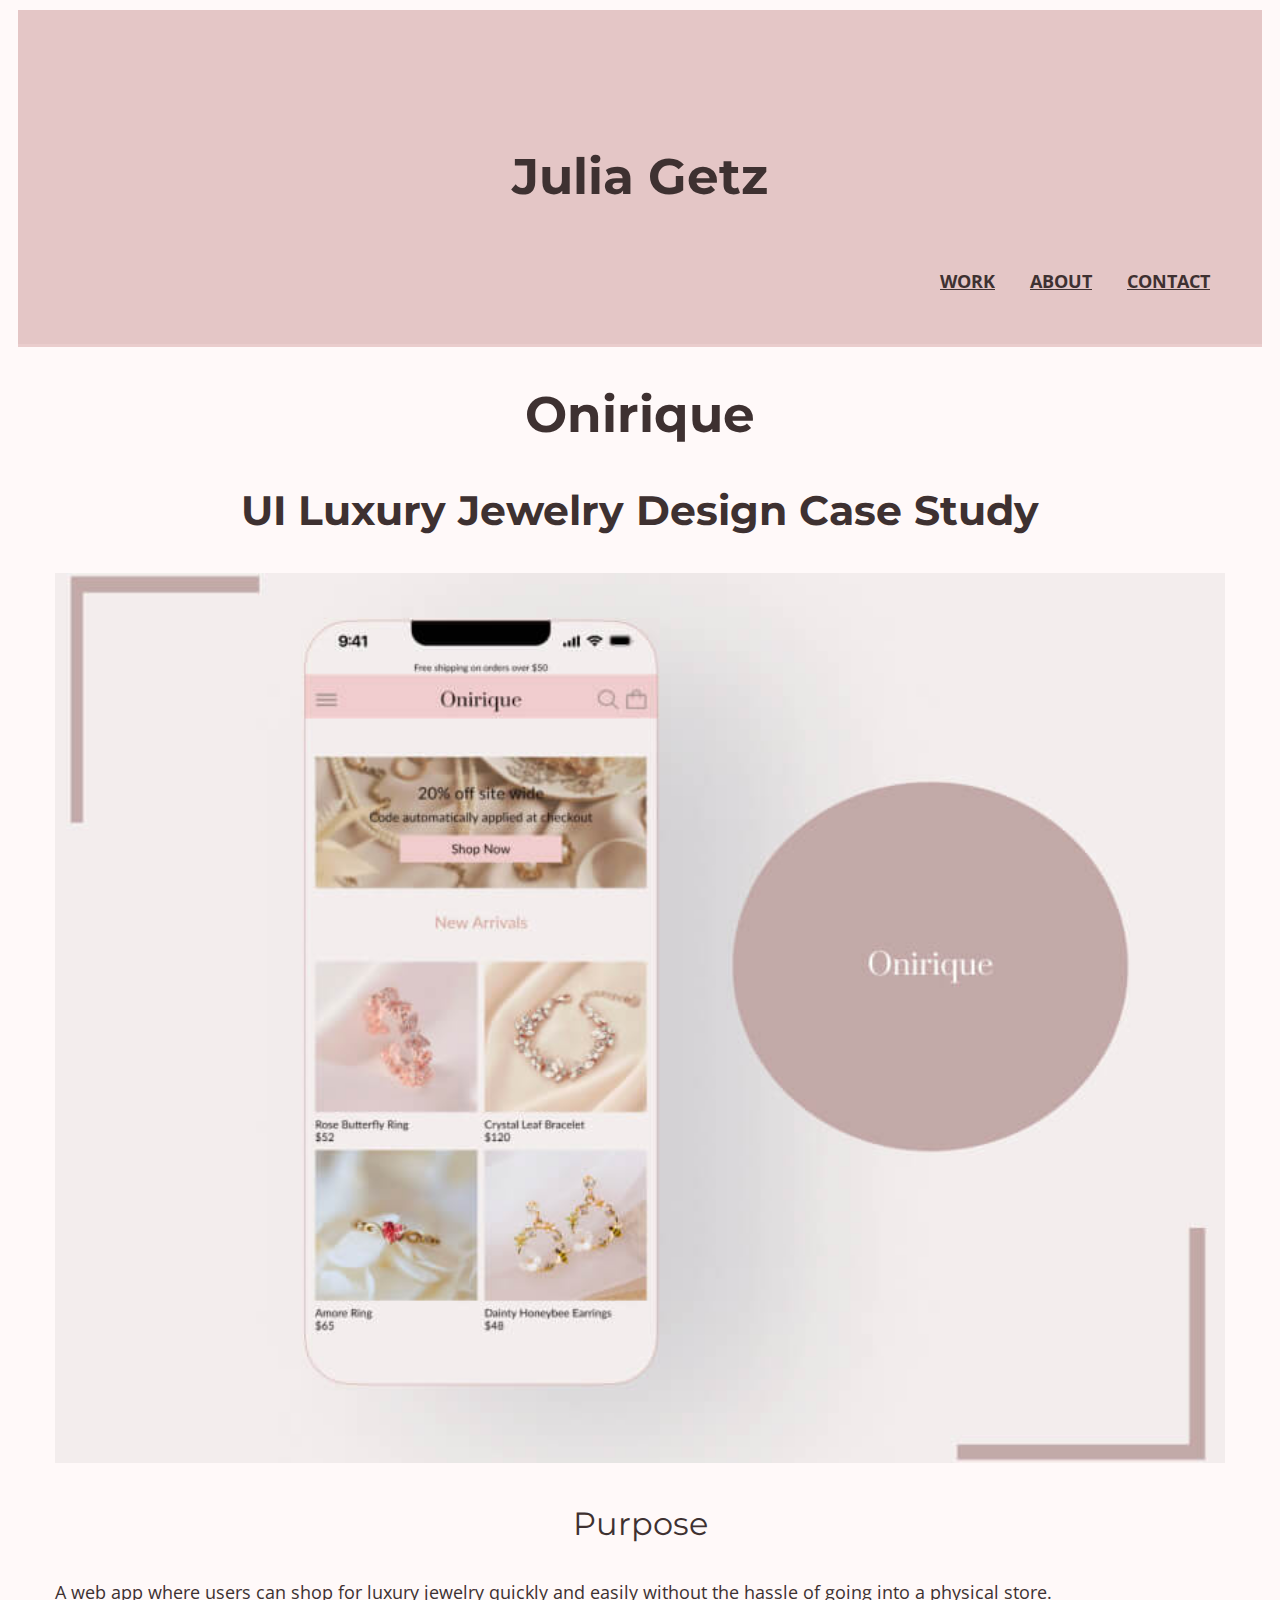
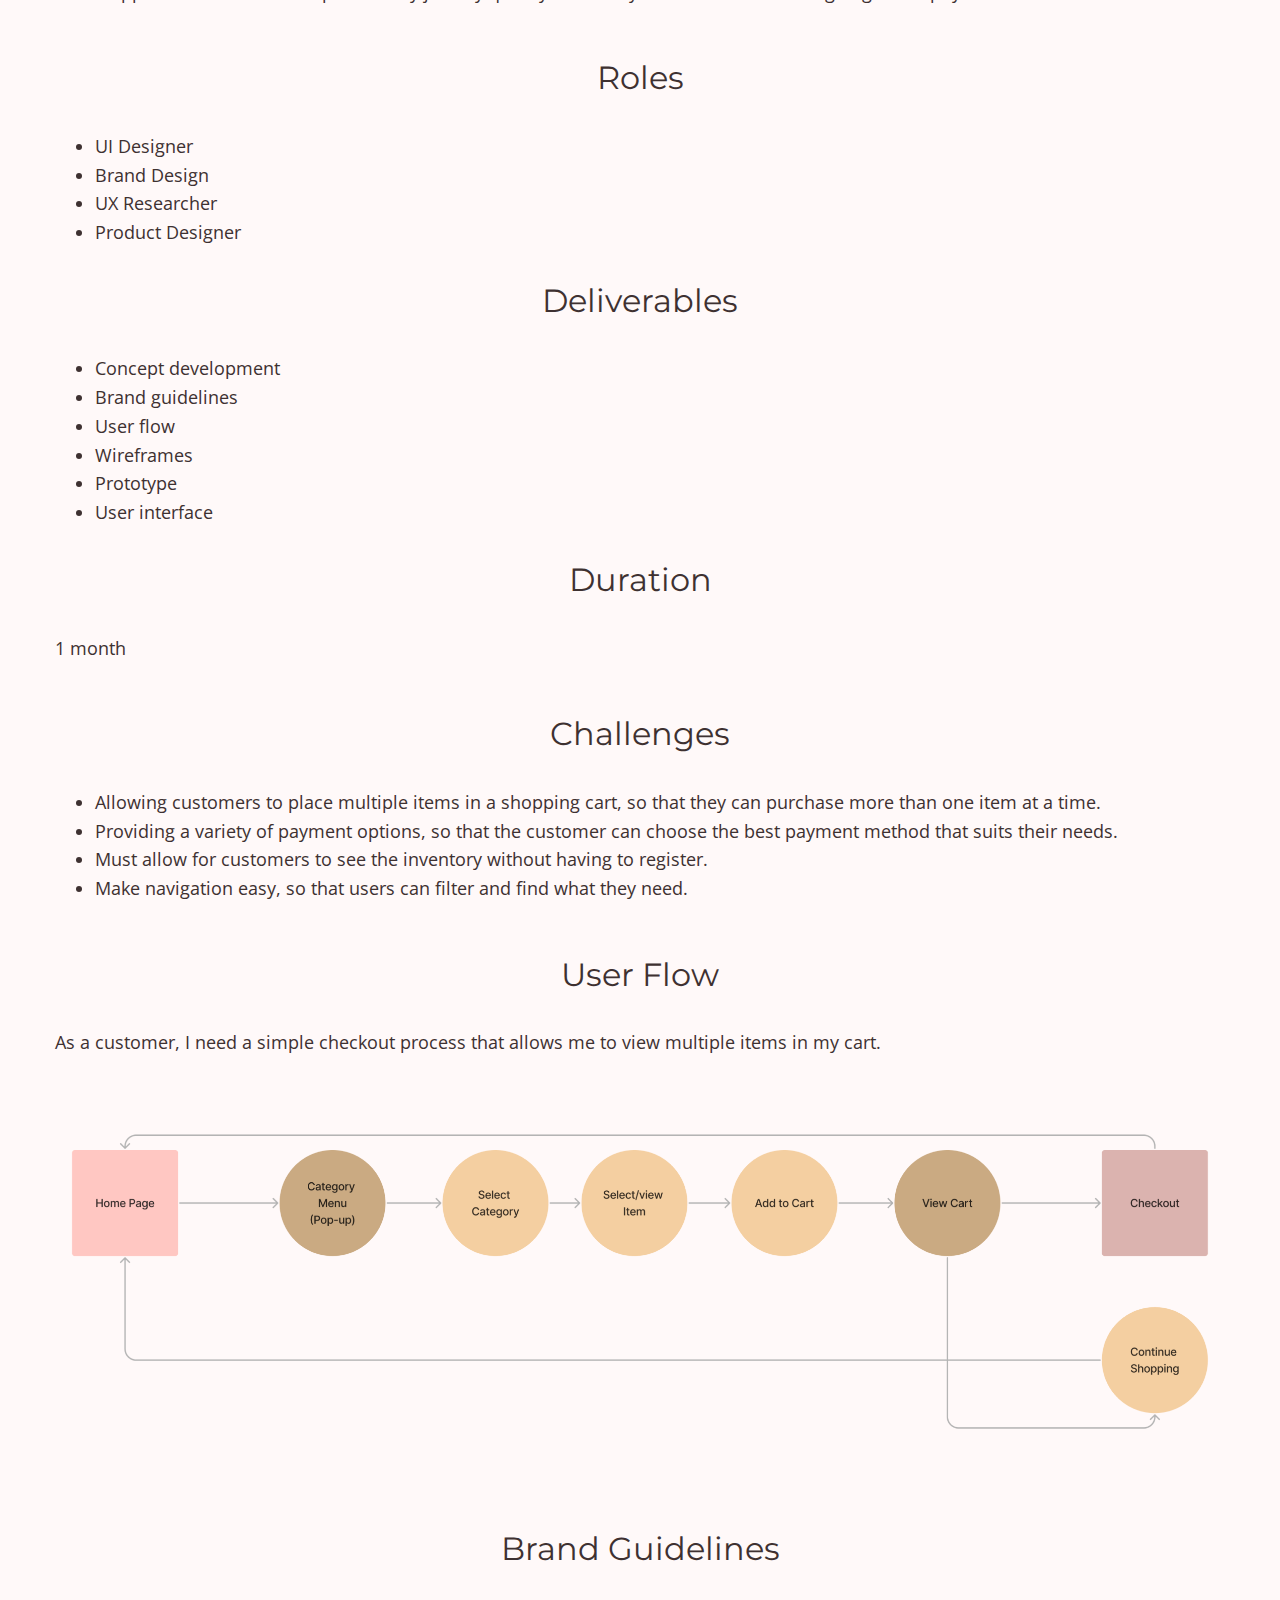
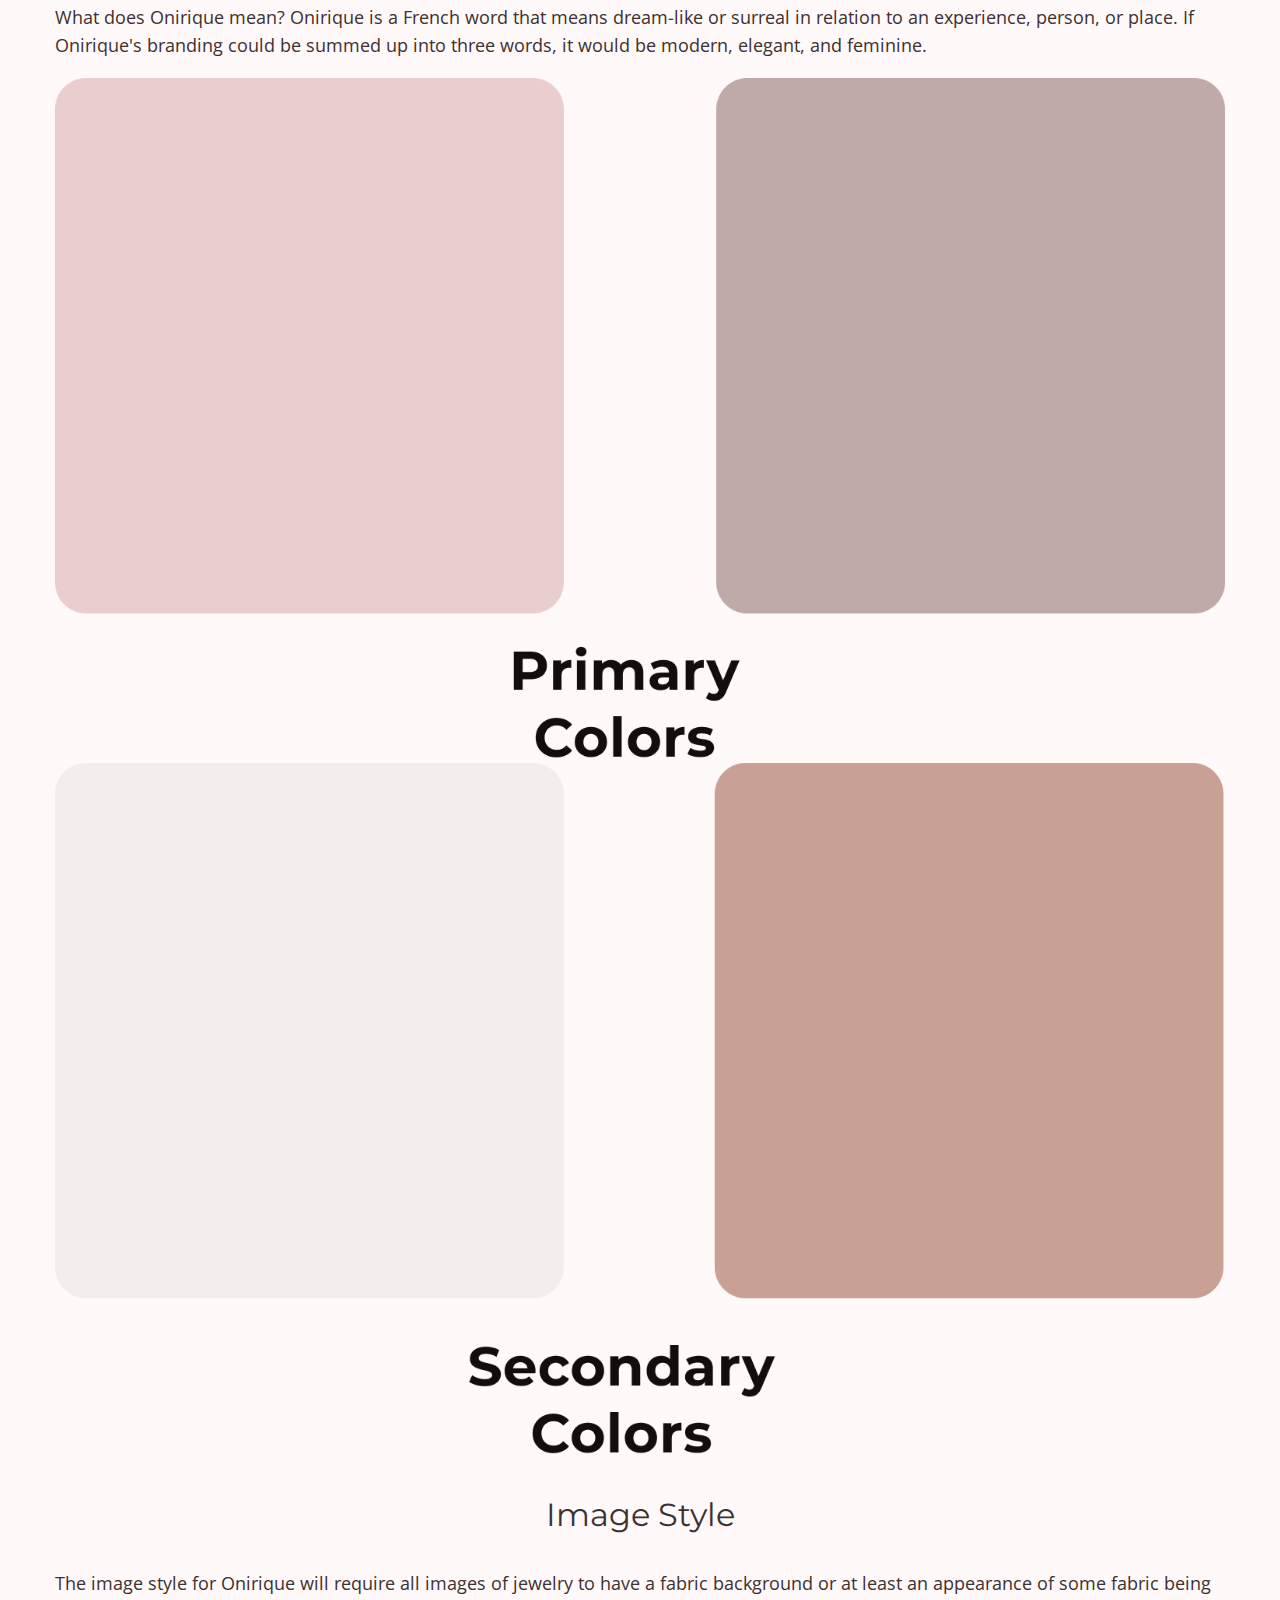
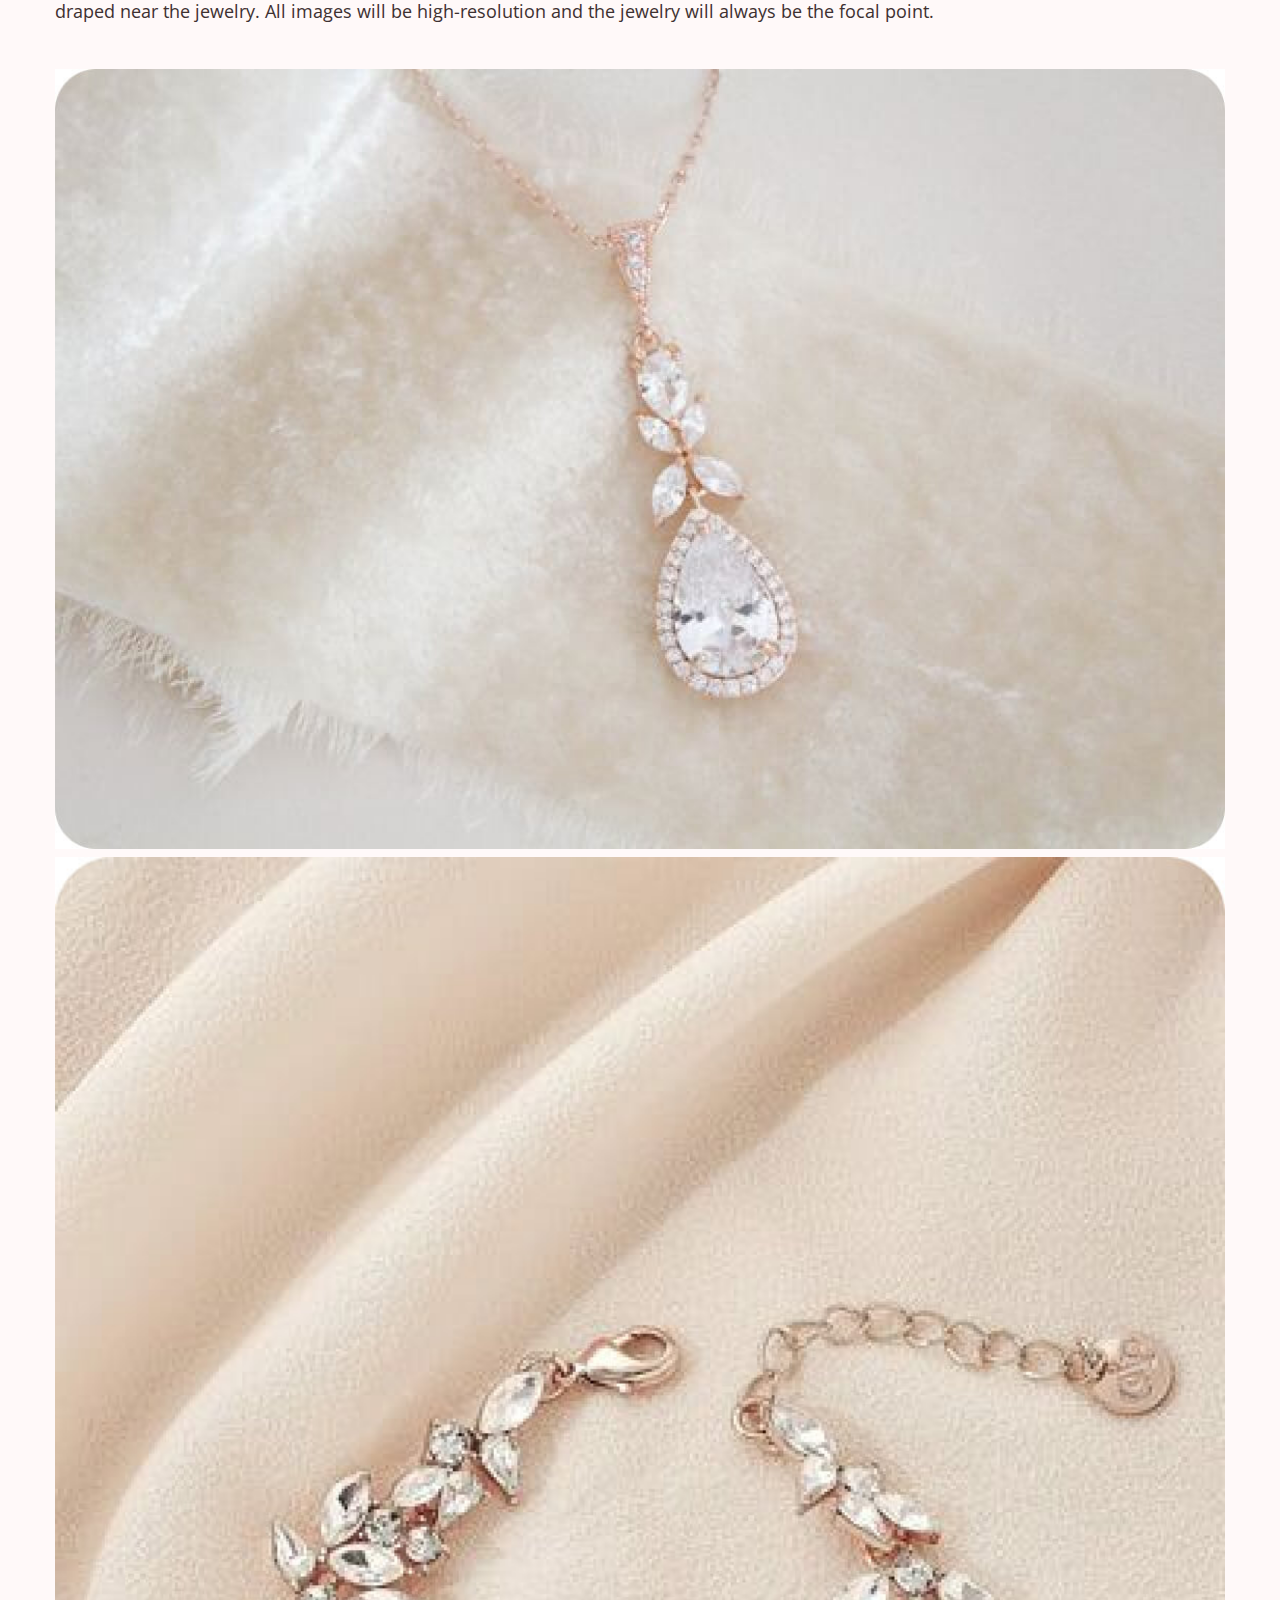
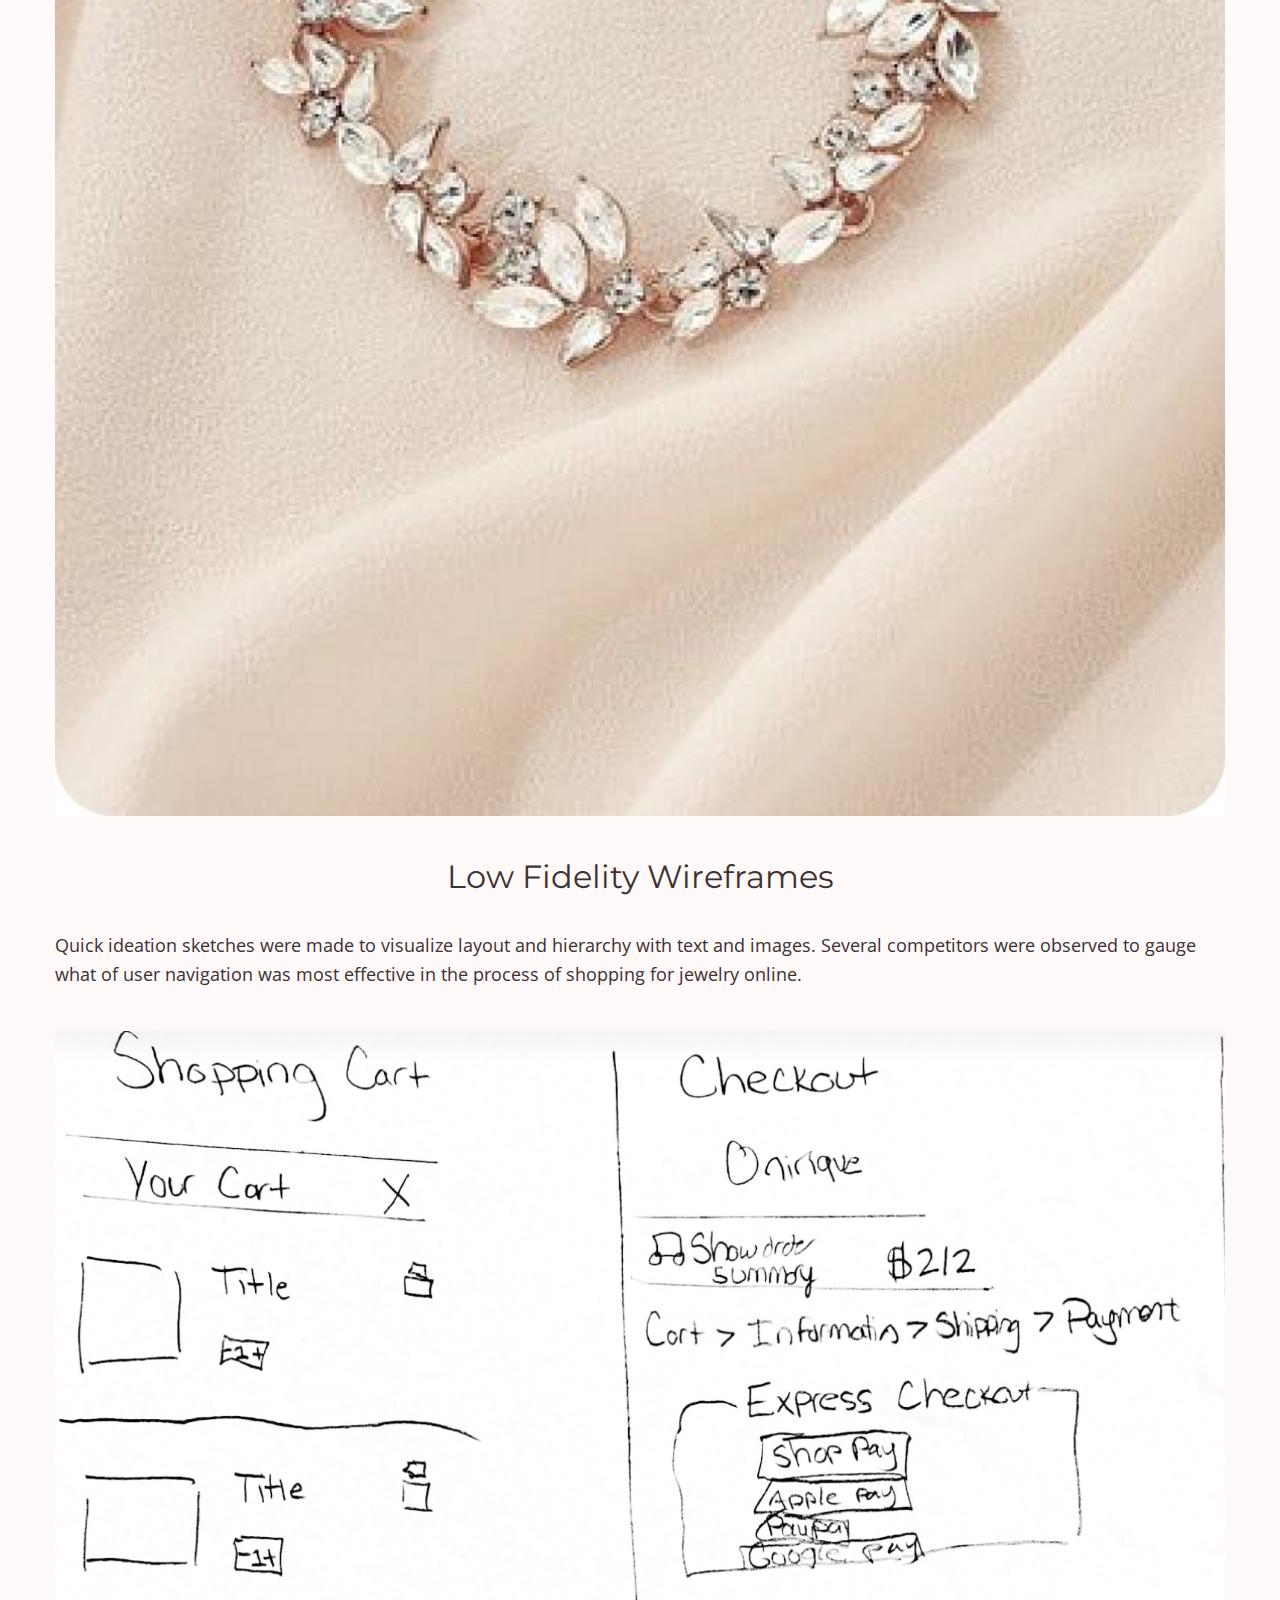
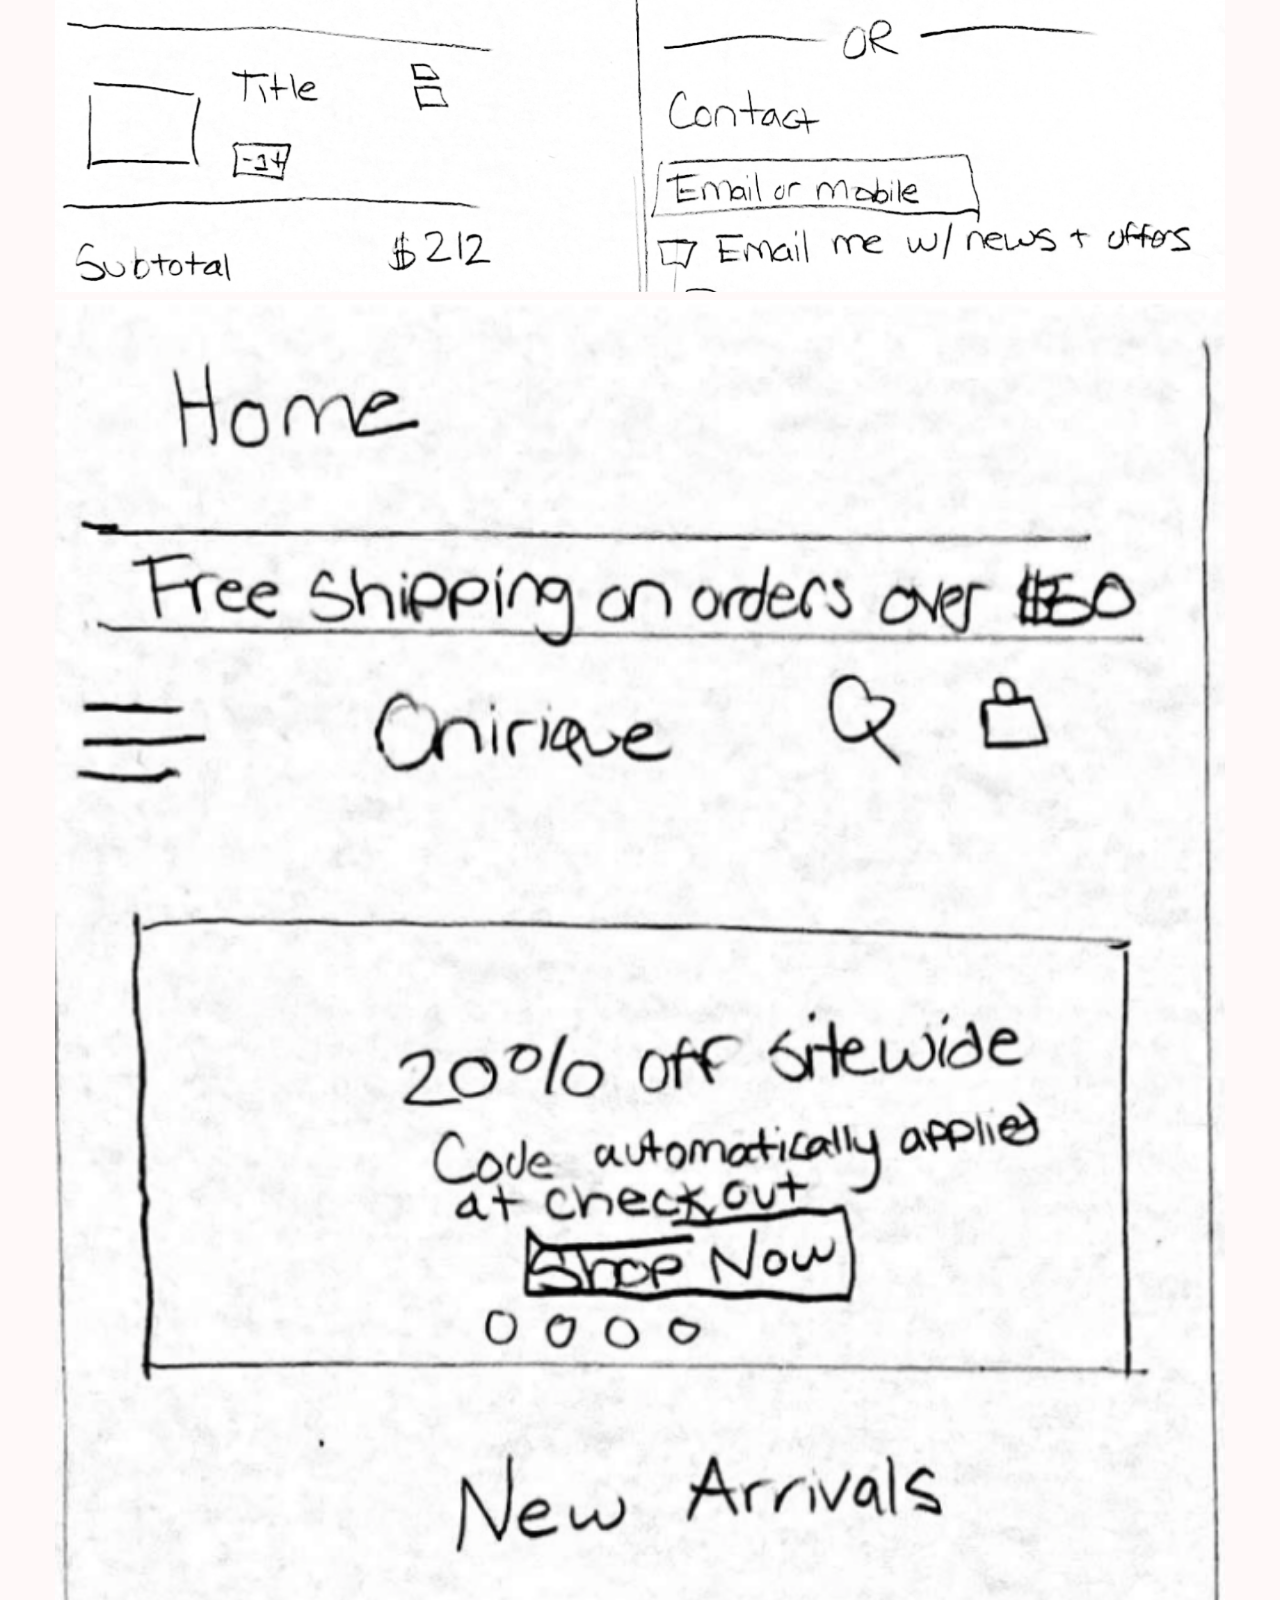
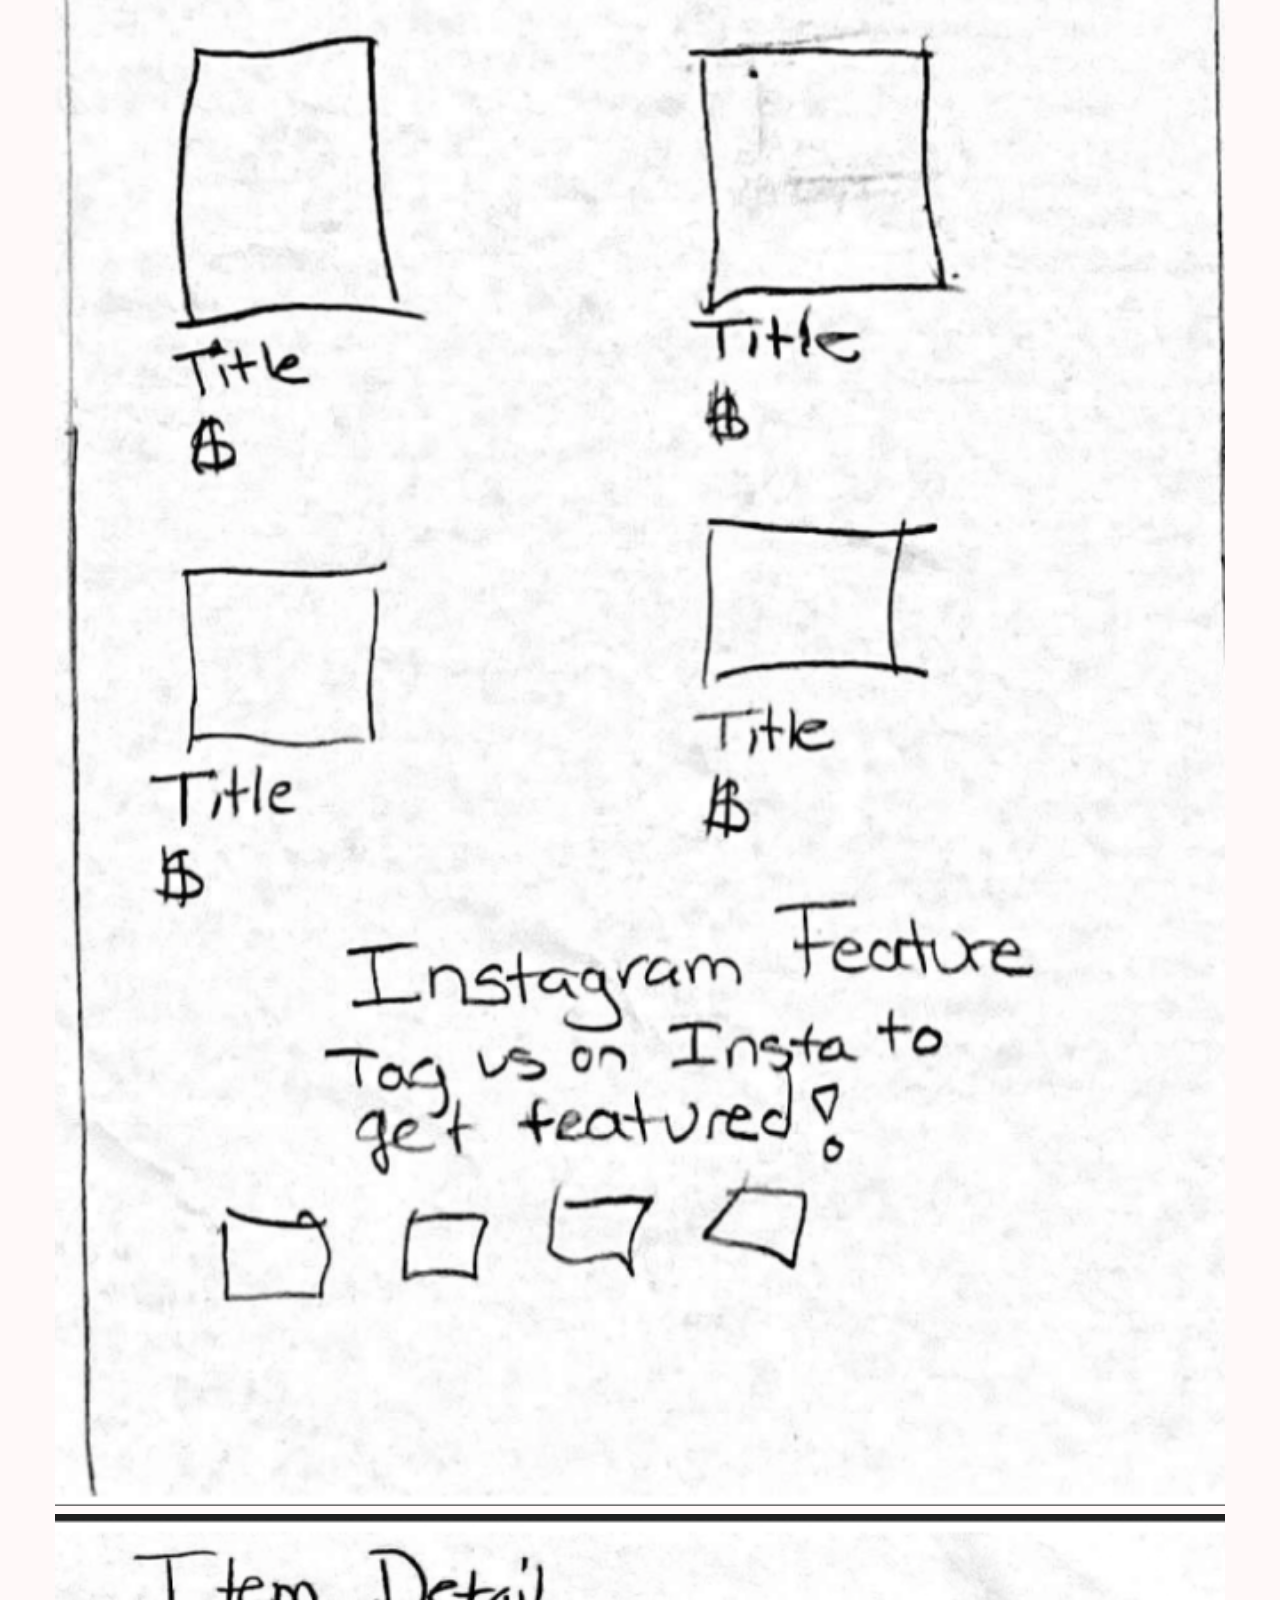
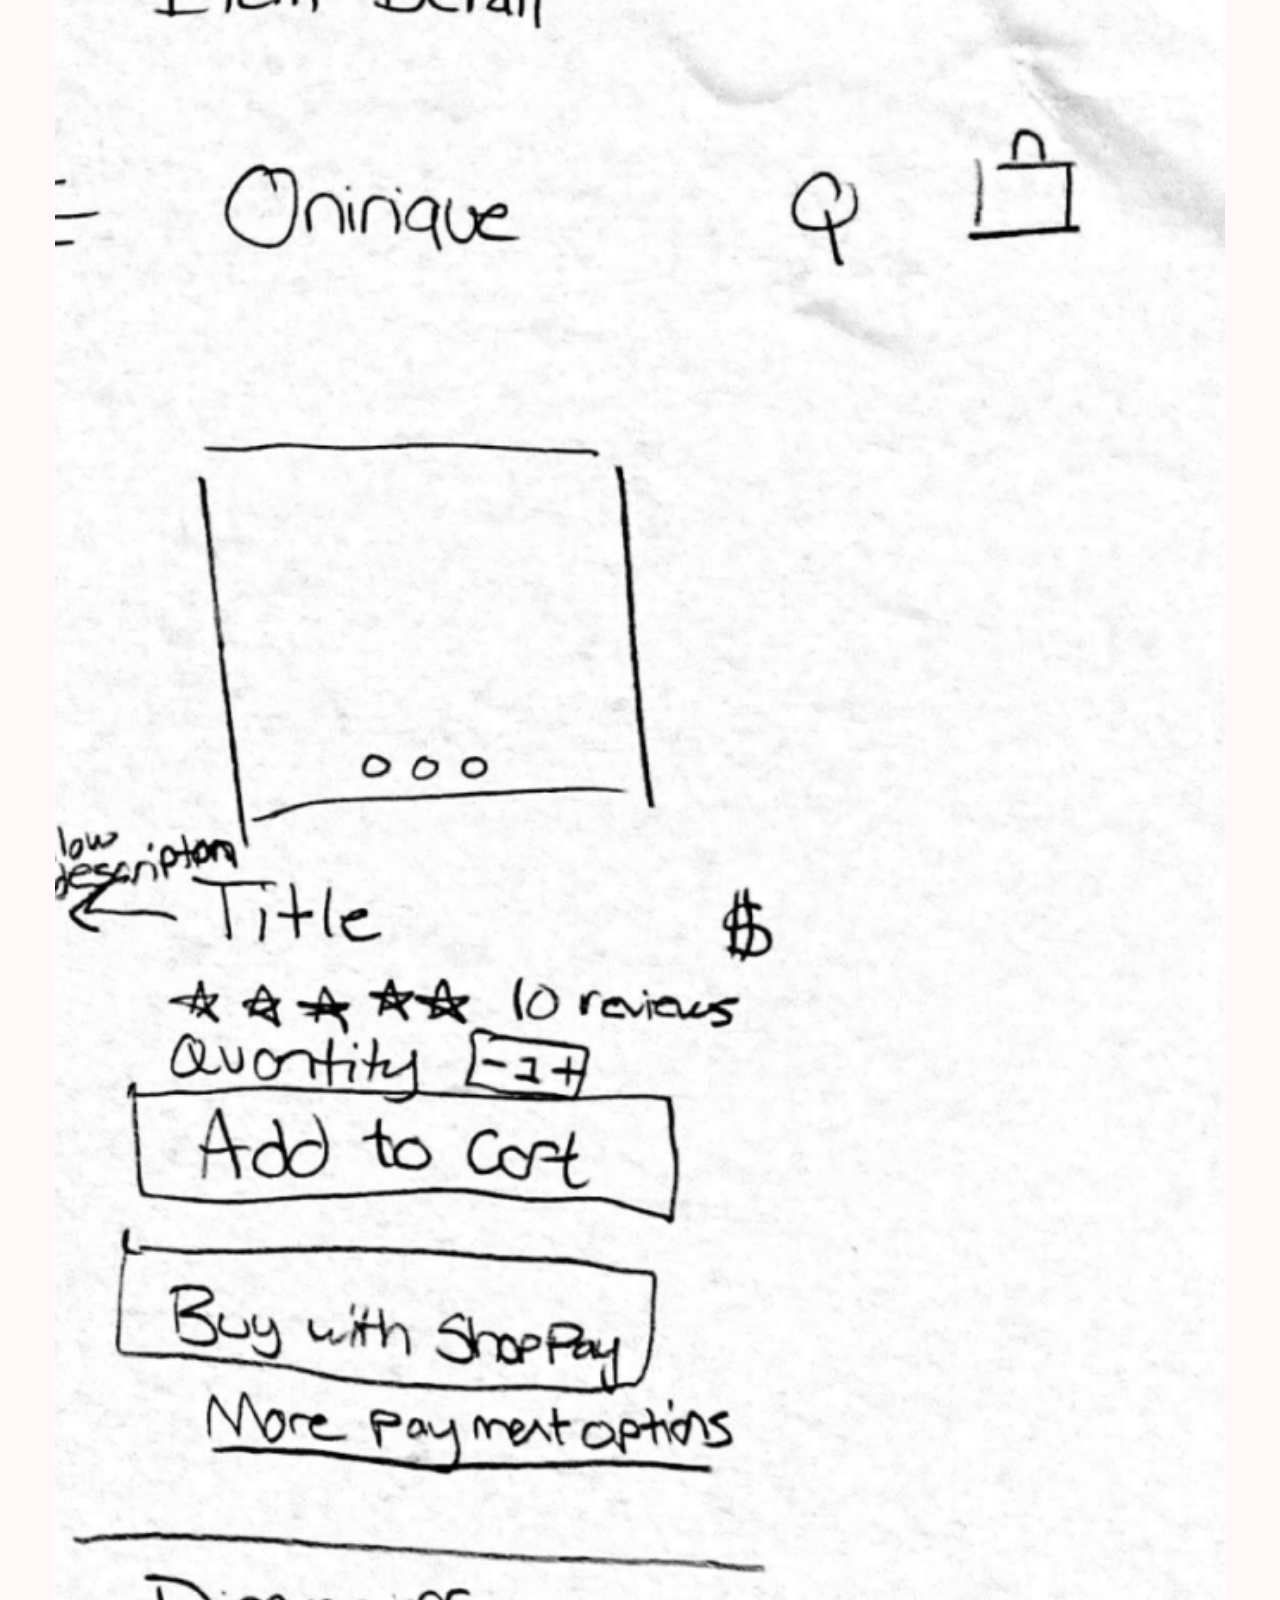
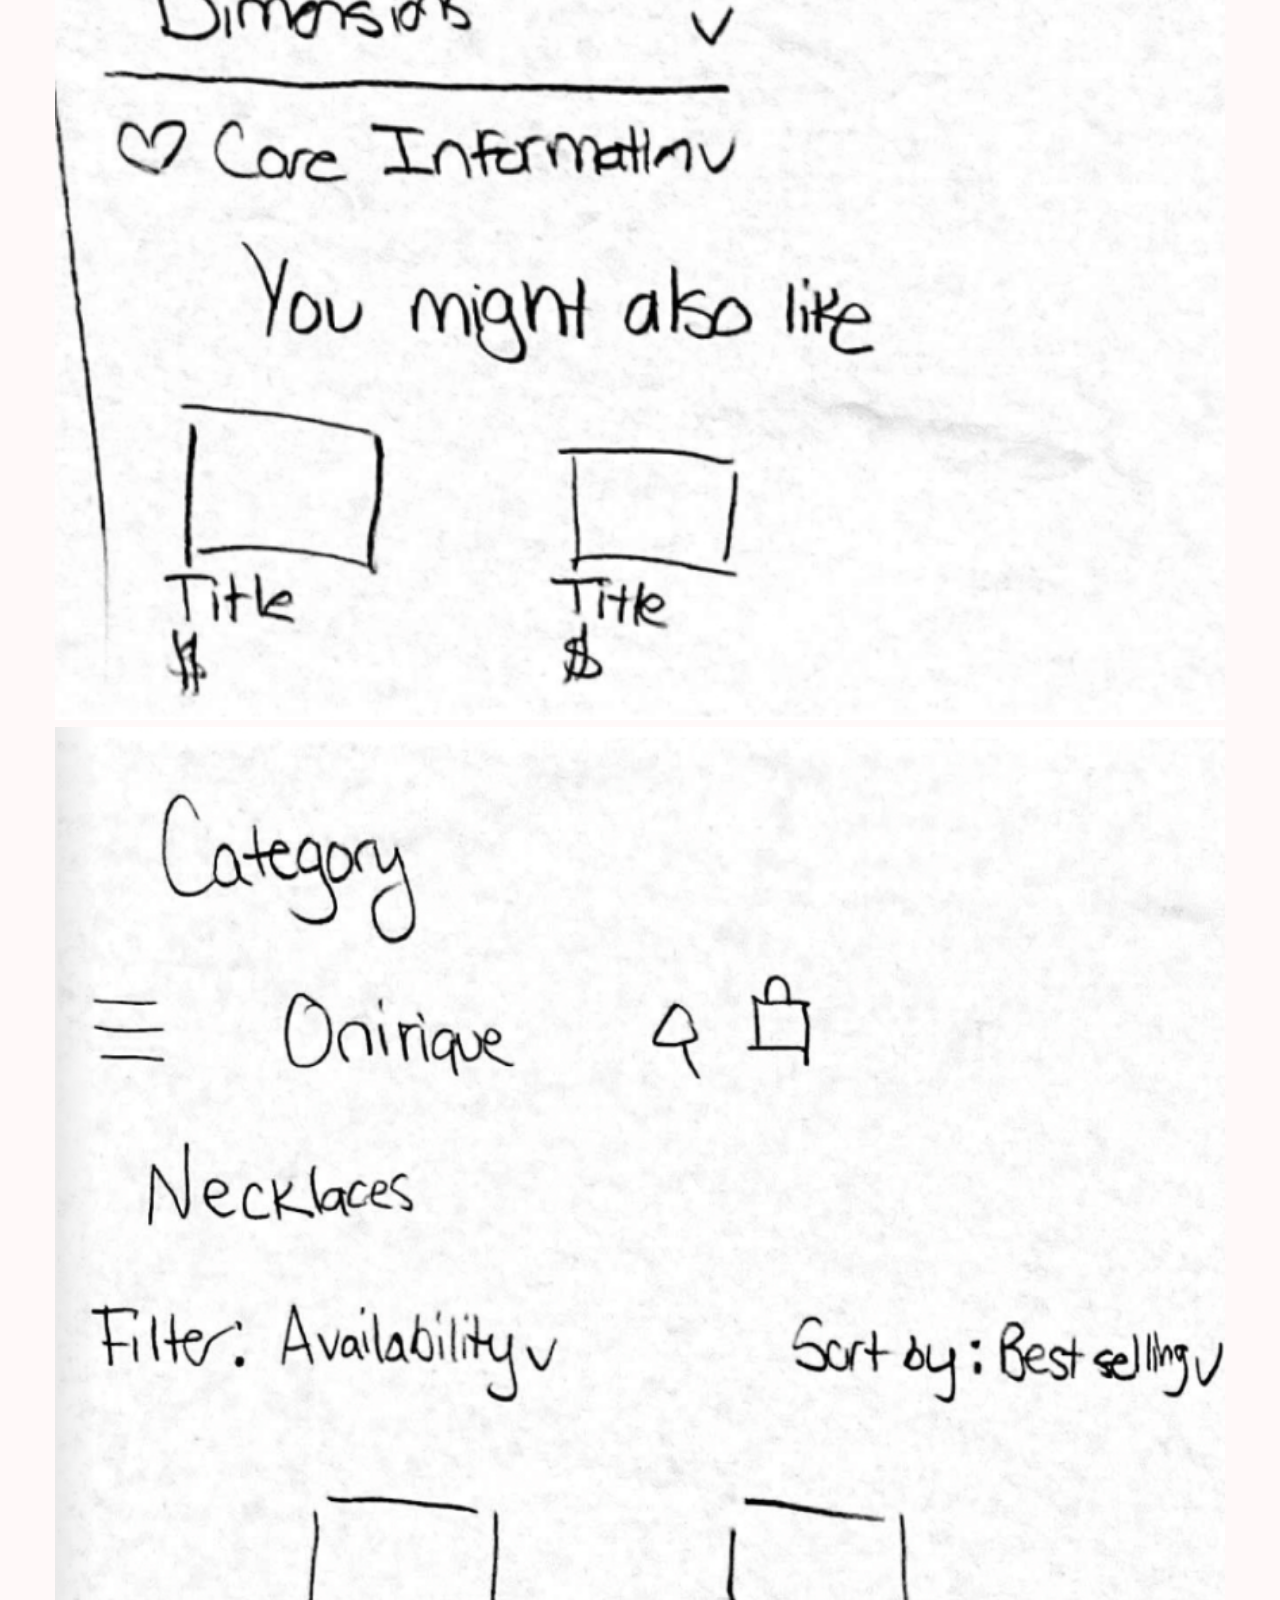
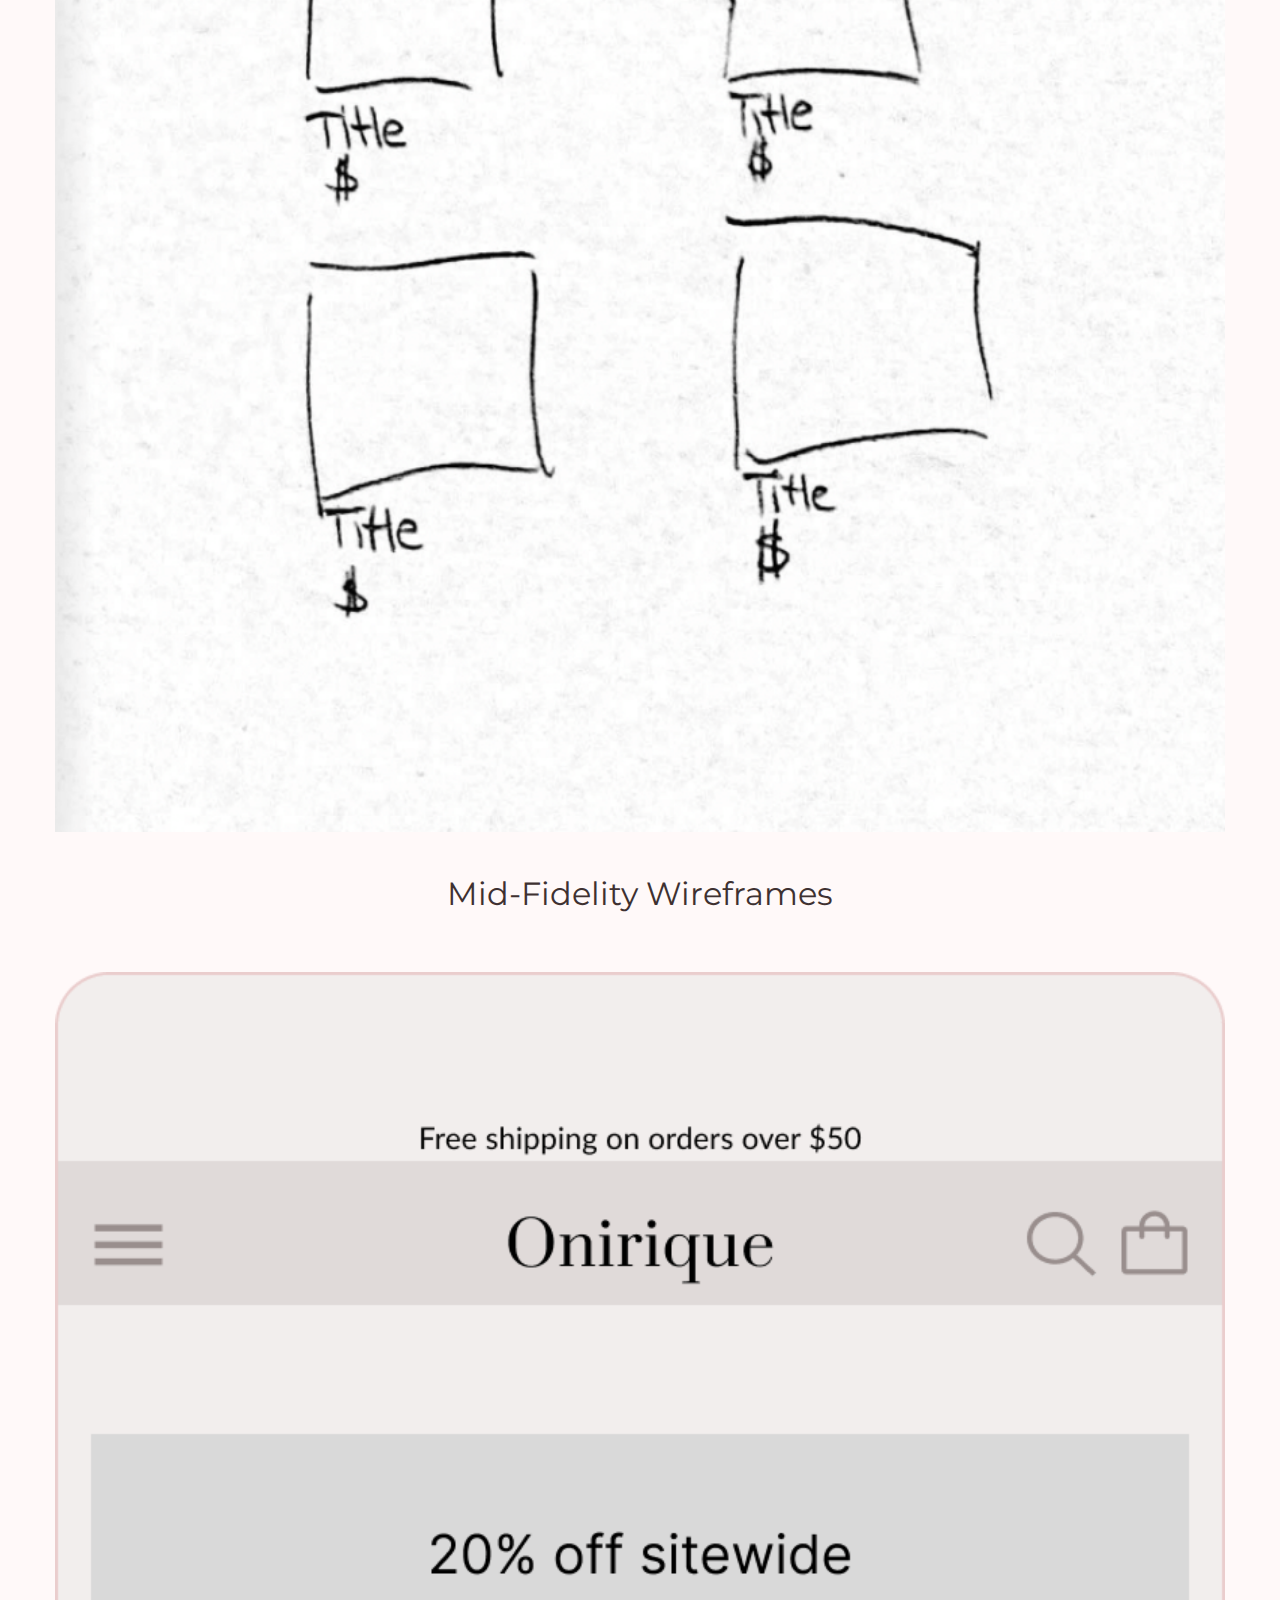
<file: onirique.html>
<!DOCTYPE html>
<html lang="en" dir="ltr">

<head>
    <meta charset="utf-8">
    <meta name="viewport" content="width=device-width, initial-scale=1">
    <title>Julia Getz</title>
    <link rel="stylesheet" type="text/css" href="https://necolas.github.io/normalize.css/8.0.1/normalize.css">
    <link rel="stylesheet" type="text/css" href="css/style.css">
    <link href="https://fonts.googleapis.com/css2?family=Montserrat:wght@700&family=Open+Sans&display=swap"
        rel="stylesheet">
</head>

<body>
    <header>
        <div class="container">
            <h1>Julia Getz</h1>
            <nav>
                <ul>
                    <li><a href="index.html">Work</a></li>
                    <li><a href="about.html">About</a></li>
                    <li><a href="contact">Contact</a></li>
                </ul>
            </nav>
        </div>
    </header>
    <main>
    <div class="container">
            <h1>
                Onirique
            </h1>
            <h2>
                UI Luxury Jewelry Design Case Study
            </h2>
            <!-- Product Header -->
        <div>
            <!-- Image -->
            <img src="img/onirique/onirique-intro-2x.jpg" alt="UI Luxury Jewelry Design Case Study">
        </div>
        <div class="row">
            <h3>Purpose</h3>
            <p>A web app where users can shop for luxury jewelry quickly and easily without the hassle of
                going into a physical store.</p>
        </div>
        <div class="row">
            <h3>Roles</h3>
            <ul>
                <li>UI Designer</li>
                <li>Brand Design</li>
                <li>UX Researcher</li>
                <li>Product Designer</li>
            </ul>
            <h3>Deliverables</h3>
            <ul>
                <li>Concept development</li>
                <li>Brand guidelines</li>
                <li>User flow</li>
                <li>Wireframes</li>
                <li>Prototype</li>
                <li>User interface</li>
            </ul>
            <h3>Duration</h3>
            <p>1 month</p>
        </div>
        <!--Challeges and Solutions-->
        <div class="row">
            <!-- Row -->
            <h3>Challenges</h3>
            <ul>
                <li>Allowing customers to place multiple items in a shopping cart, so that they can purchase more
                    than one item at a time.</li>
                <li>Providing a variety of payment options, so that the customer can choose the best payment method
                    that suits their needs.</li>
                <li>Must allow for customers to see the inventory without having to register.</li>
                <li>Make navigation easy, so that users can filter and find what they need.</li>
            </ul>
        </div>
        <div class="row">
            <!--User Flow-->
            <h3>User Flow</h3>
            <p>
                As a customer, I need a simple checkout process that allows me to view multiple items in my cart.
            </p>
            <img src="img/onirique/onirique-userflow-2x.png" alt="Onirique User Flow">
            <h3>Brand Guidelines</h3>
            <p>
                What does Onirique mean? Onirique is a French word that means dream-like or surreal in relation to an
                experience, person, or place. If Onirique's branding could be summed up into three words, it would be
                modern,
                elegant, and feminine.
            </p>
            <img src="img/onirique/onirique-colorstory-2x.png" alt="Onirique Color Story">
            <h3>Image Style</h3>
            <p>
                The image style for Onirique will require all images of jewelry to have a fabric background or at least
                an appearance of some fabric being draped near the jewelry. All images will be high-resolution and the
                jewelry
                will always be the focal point.
            </p>
        </div>
        <div class="col img-col">
            <img src="img/onirique/jewelryphoto1-2xjpg.jpg" alt="Jewelry Photo 1">
        </div>
        <div class="col img-col">
            <img src="img/onirique/jewelryphotov2-2x.jpg" alt="Jewelry Photo 2">
        </div>
        <div class="row">
            <!-- Row -->
            <h3>Low Fidelity Wireframes</h3>
            <p>
                Quick ideation sketches were made to visualize layout and hierarchy with text and images. Several
                competitors were observed to gauge what of user navigation was most effective in the process of shopping
                for jewelry
                online.
            </p>
        </div>
        <div class="row img-row">
            <!-- Row -->
            <div class="col img-col">
                <img src="img/onirique/sketch1-2x.png" alt="Sketch 1">
            </div>
            <div class="col img-col">
                <img src="img/onirique/sketch2-2x.png" alt="Sketch 2">
            </div>
            <div class="col img-col">
                <img src="img/onirique/sketch3-2x.png" alt="Sketch 3">
            </div>
            <div class="col img-col">
                <img src="img/onirique/sketch4-2x.png" alt="Sketch 4">
            </div>
        </div>
        <div class="row">
            <!-- Row -->
            <h3>Mid-Fidelity Wireframes</h3>
        </div>
        <div class="row img-row">
            <!-- Row -->
            <div class="col img-col">
                <img src="img/onirique/onirique-midfidelity-homepage-2x.png" alt="Mid Fidelity Homepage">
            </div>
            <div class="col img-col">
                <img src="img/onirique/onirique-midfidelity-categorypage-2x.png" alt="Mid Fidelity Category Page">
            </div>
            <div class="col img-col">
                <img src="img/onirique/onirique-midfidelity-itemdetail-screen-2x.png"
                    alt="Mid FidelityItem Detail Screen">
            </div>
        </div>
        <div class="row img-row">
            <!-- Row -->
            <div class="col img-col">
                <img src="img/onirique/onirique-mid fidelity-cart2items-screen-2x.png" alt="Mid Fidelity Cart 2 Items">
            </div>
            <div class="col img-col">
                <img src="img/onirique/onirique-midfidelity-checkout-screen-2x.png" alt="Mid FidelityCheckout Screen">
            </div>
        </div>
        <div class="row">
            <!-- Row -->
            <h3>User Testing</h3>
            <p>
                User interviews allowed for room to see if mid-fidelity mockups were clear and needed any revisions upon
                moving forward. Only small edits were required as the navigation portion was commonly understood.
            </p>
        </div>
        <div class="row">
            <h4>Participant 1</h4>
            <p>Positives: Clean and clear, very obvious what needs to be clicked and where things will lead. Critique:
                Make sure to include About, Contact Us, Refunds, etc. somewhere. </p>
            <h4>Participant 2</h4>
            <p>
                I walked through your prototype and it all looks really good to me. I think you definitely accomplished
                the objectives of viewing multiple items in cart very clearly and having a simple checkout process. I
                really like
                the grouping of all the express payment options together, and I appreciated the clear path ... > ... >
                at the top of the checkout showing the user how they got there and what they could navigate back to.
                Great job!
            </p>
            <h4>Participant 3</h4>
            <p>
                Positives: Instagram feature on home page is a fun social add on. Love the spacing indentation in the
                category menu because I can tell what the subcategories are. Checkout page is clear and familiar.
                Critique: I want to
                click the name of the category in category menu, not the arrow on the right. Align description of item
                text to the left of the item details page instead of centered.
            </p>
        </div>
        <div class="row img-row">
            <!-- Row -->
            <h3>High Fidelity Wireframes</h3>
        </div>
        <div class="col img-col">
            <img src="img/onirique/onirique-highfidelity-welcomescreen-2x.png" alt="High Fidelity Welcome Screen">
        </div>
        <div class="col img-col">
            <img src="img/onirique/onirique-highfidelity-homescreen-2x.png" alt="High Fidelity Home Screen">
        </div>
        <div class="col img-col">
            <img src="img/onirique/onirique-highfidelity-category-menuscreen-2x.png"
                alt="High Fidelity Category Menu Screen">
        </div>
        <div class="row img-row">
            <!-- Row -->
            <div class="col img-col">
                <img src="img/onirique/onirique-highfidelity-categoryscreen-2x.png" alt="High Fidelity Category Screen">
            </div>
        </div>
        <div class="col img-col">
            <img src="img/onirique/onirique-highfidelity-item-detail-1screen-2x.png"
                alt="High Fidelity Item Detail Screen">
        </div>
        <div class="col img-col">
            <img src="img/onirique/onirique-highfidelity-item-detail-2screen-2x.png"
                alt="High Fidelity Item Detail 2 Screen">
        </div>
        <div class="col img-col">
            <img src="img/onirique/onirique-highfidelity-cart1item-screen-2x.png"
                alt="High Fidelity Cart 1 Item Screen">
        </div>
        <div class="row img-row">
            <!-- Row -->
            <div class="col img-col">
                <img src="img/onirique/onirique-highfidelity-cart2items-screen-2x.png"
                    alt="High Fidelity Cart 2 Items Screen">
            </div>
            <div class="col img-col">
                <img src="img/onirique/onirique-highfidelity-checkoutscreen-2x.png" alt="High Fidelity Checkout Screen">
            </div>
        </div>
        <div class="row img-row">
            <!-- Row -->
            <div class="col img-col">
                <img src="img/onirique/onirique-mockup-2x.png" alt="Onirique Mockup">
            </div>
        </div>
            <div class="row">
                <!-- Row -->
                <h3>Future Iterations</h3>
                <p>Future iterations of the app could include AI chat assistance, return and exchange screens, a repair
                    service screen, and a message box directly implemented into the site.</p>
            </div>
        </div>
     </div>
    </main>
    <footer>
        <div class="container">
            <h2>Get In Touch</h2>
            <p>
                If you like my work and want to discuss opprtunities, please e-mail me!
                <a href="juliagetz.96@gmail.com" class="button contact">Email me</a>
            </p>
        </div>
        <div class="container">
            <div class="social">
            <!--Social Media Layout and Placeholders-->
            <a href="https://www.linkedin.com/in/juliacgetz/" target="_blank">
                <svg id="Layer_1" style="enable-background:new 0 0 64 63.999;" version="1.1" viewBox="0 0 64 63.999"
                    xml:space="preserve" xmlns="http://www.w3.org/2000/svg" xmlns:xlink="http://www.w3.org/1999/xlink">
                    <g id="Shape_66_">
                        <g>
                            <circle cx="32" cy="32" r="32" style="fill:#48A0DC;" />
                        </g>
                    </g>
                    <g id="Linked_IN_logo">
                        <g>
                            <path
                                d="M18.031,43.968h5.993V23.993h-5.993V43.968z M41.375,23.304    c-2.909,0-5.511,1.062-7.356,3.406v-2.779h-6.014v20.037h6.014V33.132c0-2.289,2.098-4.524,4.728-4.524    c2.629,0,3.274,2.235,3.274,4.471v10.89h5.993V32.63C48.014,24.754,44.285,23.304,41.375,23.304z M21,21.999c1.657,0,3-1.344,3-3    c0-1.657-1.343-3-3-3c-1.657,0-3,1.343-3,3C18,20.655,19.343,21.999,21,21.999z"
                                style="fill-rule:evenodd;clip-rule:evenodd;fill:#FFFFFF;" />
                        </g>
                    </g>
                </svg>
            </a>
            <a href="https://www.behance.net/juliagetz1" target="_blank">
                <svg id="Capa_1" style="enable-background:new 0 0 112.196 112.196;" version="1.1"
                    viewBox="0 0 112.196 112.196" xml:space="preserve" xmlns="http://www.w3.org/2000/svg"
                    xmlns:xlink="http://www.w3.org/1999/xlink">
                    <g>
                        <g>
                            <circle cx="56.098" cy="56.098" r="56.098" style="fill:#4176FA;" />
                        </g>
                        <g>
                            <path
                                d="M76.209,46.341c-16.203,0-16.224,16.142-16.224,16.225c0,0-1.11,16.162,16.224,16.162    c0,0,14.456,0.822,14.456-11.248h-7.423c0,0,0.246,4.544-6.786,4.544c0,0-7.423,0.494-7.423-7.341h21.879    C90.912,64.683,93.318,46.341,76.209,46.341z M68.95,59.028c0,0,0.905-6.498,7.424-6.498c6.539,0,6.436,6.498,6.436,6.498H68.95z     M50.404,54.875c0,0,6.436-0.473,6.436-8.04c0-7.546-5.264-11.248-11.947-11.248H22.91v42.256h21.981    c0,0,13.428,0.412,13.428-12.481C58.32,65.362,58.896,54.875,50.404,54.875z M32.596,43.092h12.296c0,0,2.982,0,2.982,4.4    s-1.748,5.038-3.743,5.038H32.596V43.092z M44.276,70.338h-11.68v-11.31h12.296c0,0,4.463-0.041,4.442,5.819    C49.334,69.783,46.024,70.297,44.276,70.338z M67.12,38.075v5.203h17.438v-5.203H67.12z"
                                style="fill:#F1F2F2;" />
                        </g>
                    </g>
                </svg>
            </a>
            <p>Copyright Julia Getz 2023</p>
        </div>
        </div>
    </footer>
</body>
<script src="js/scripts.js"></script>
</html>
</file>
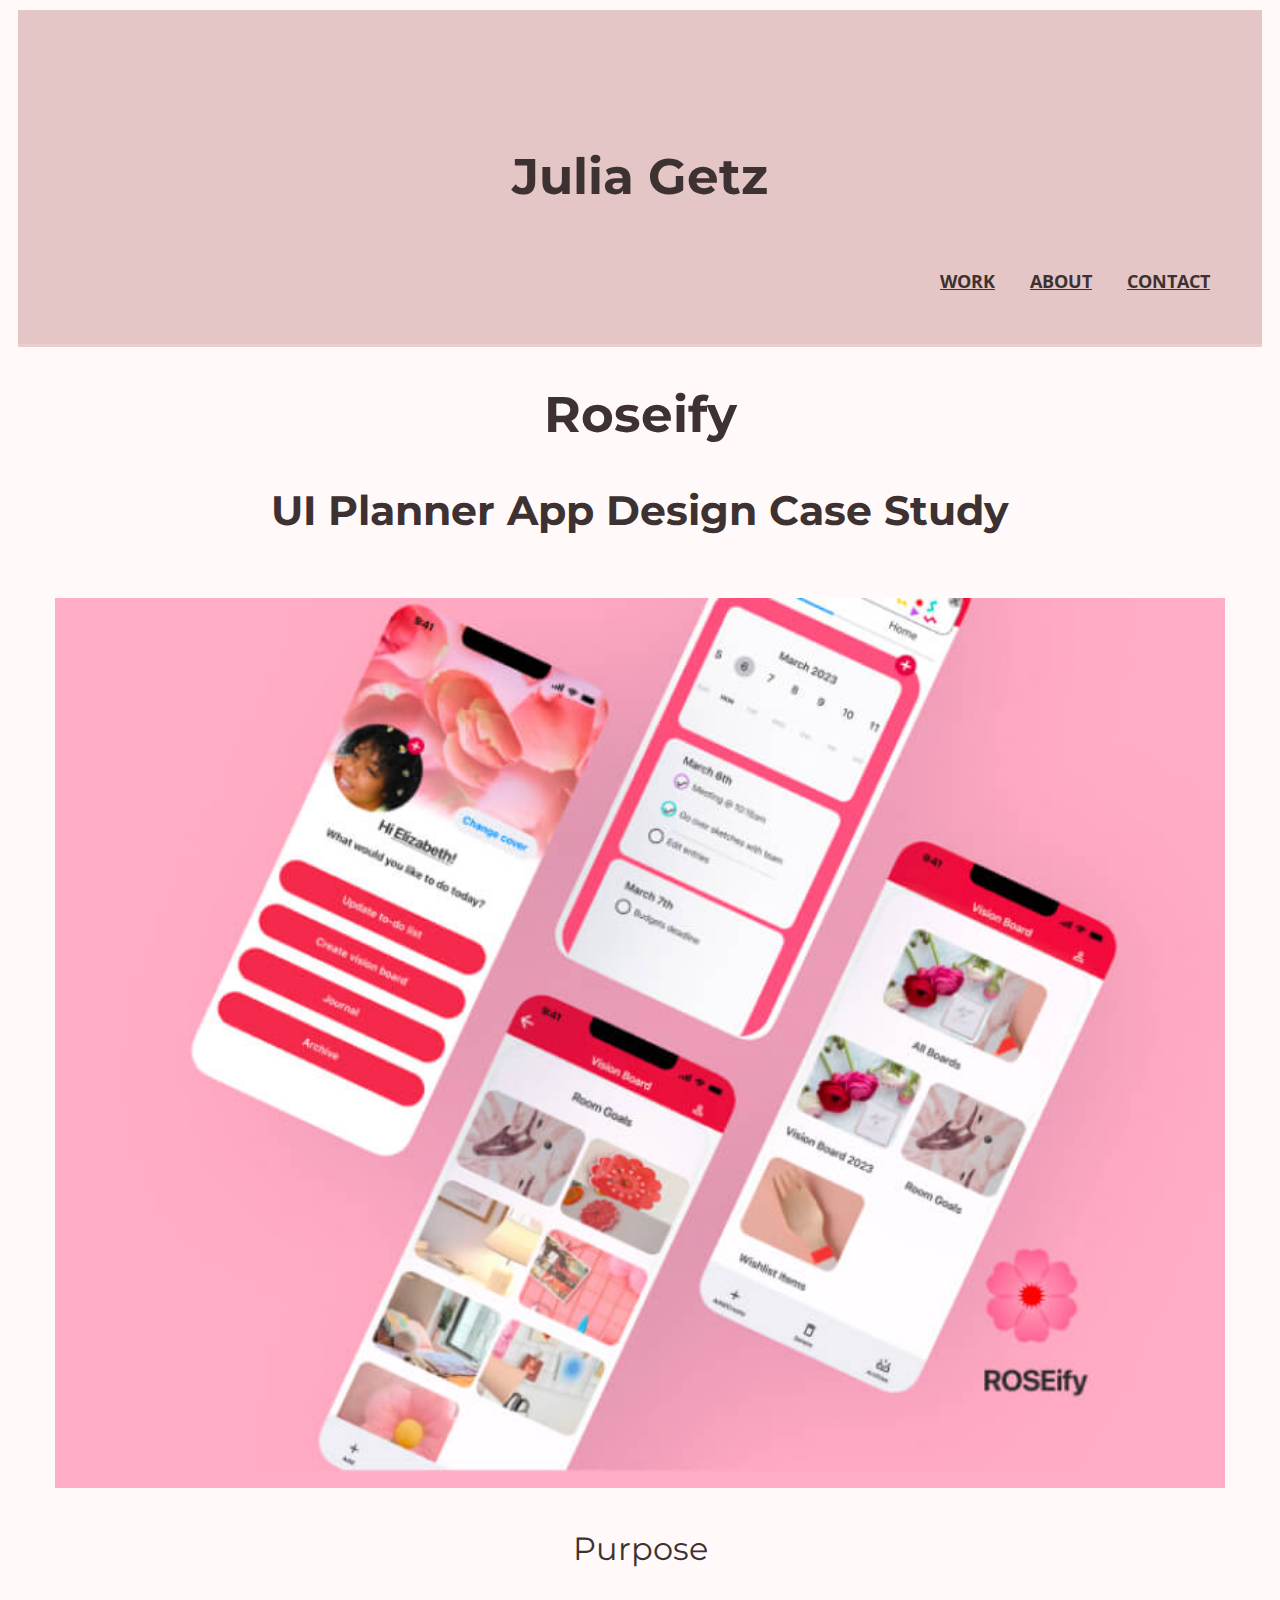
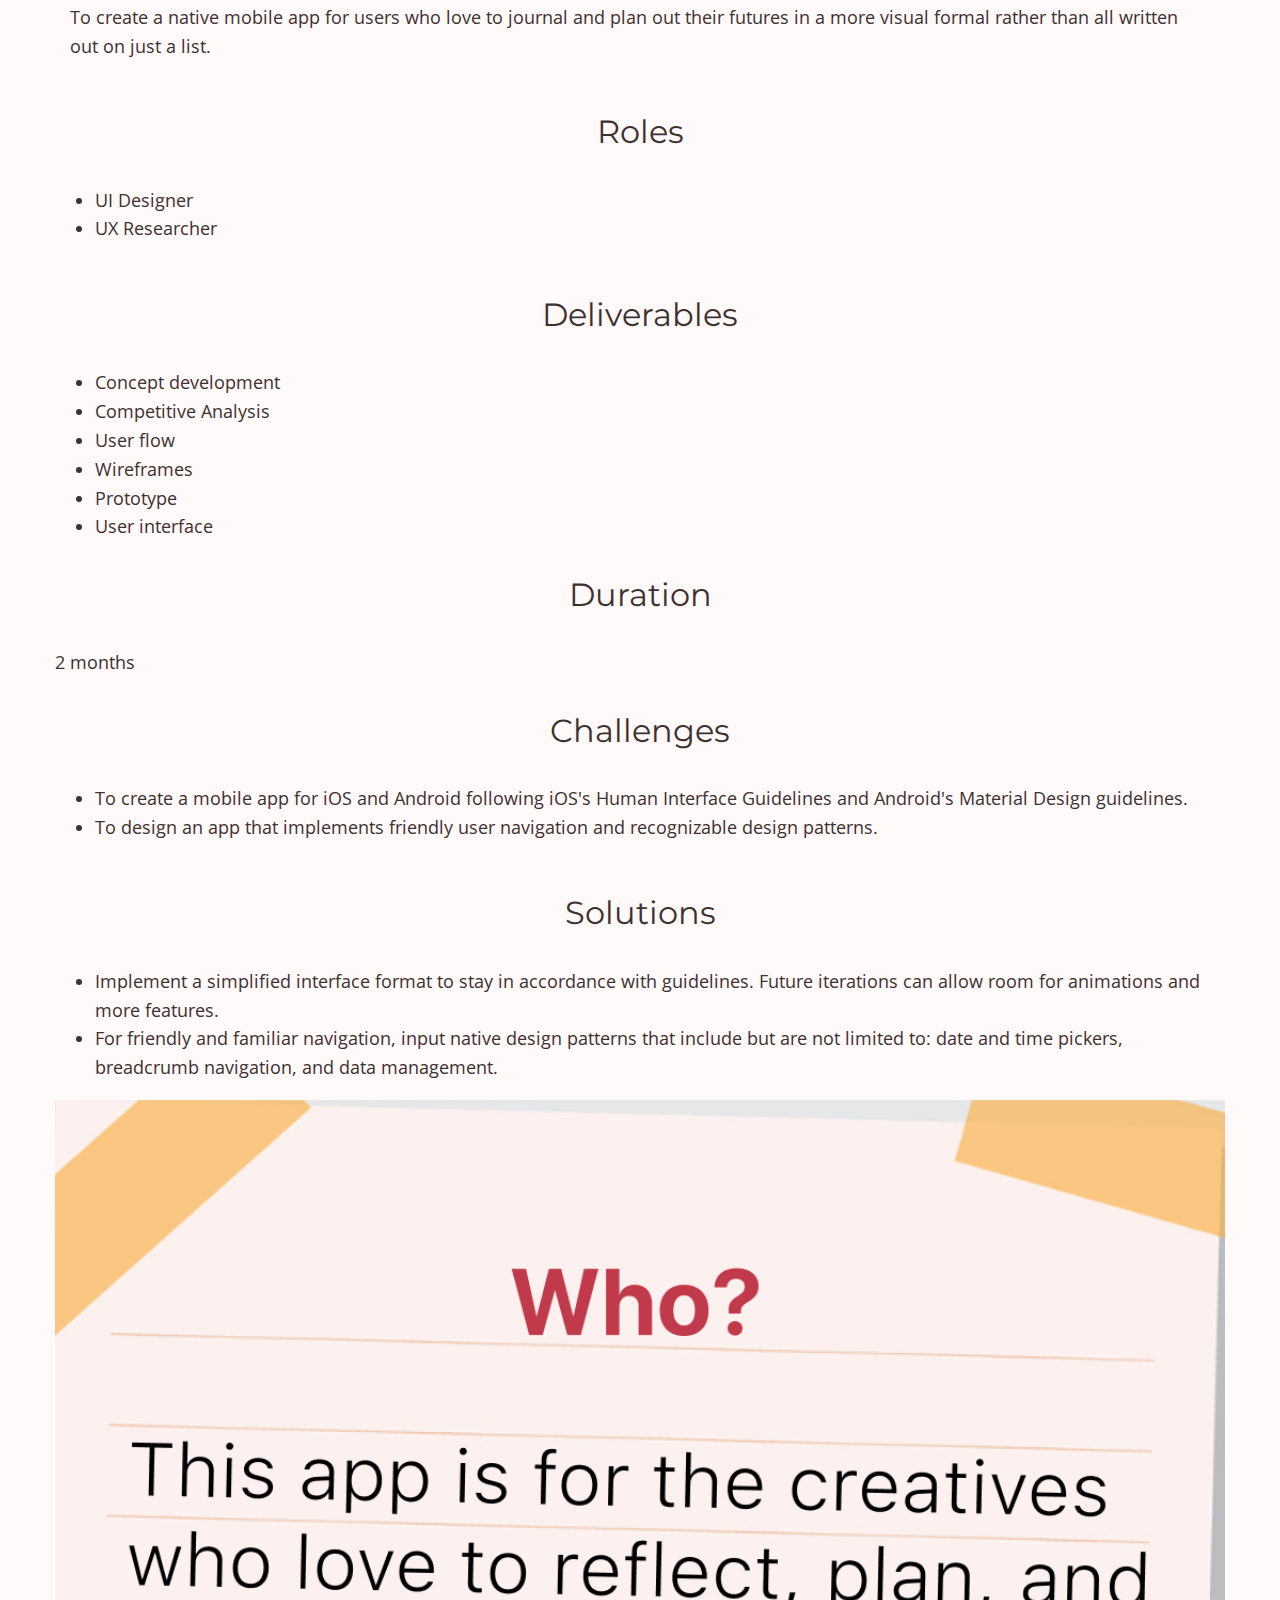
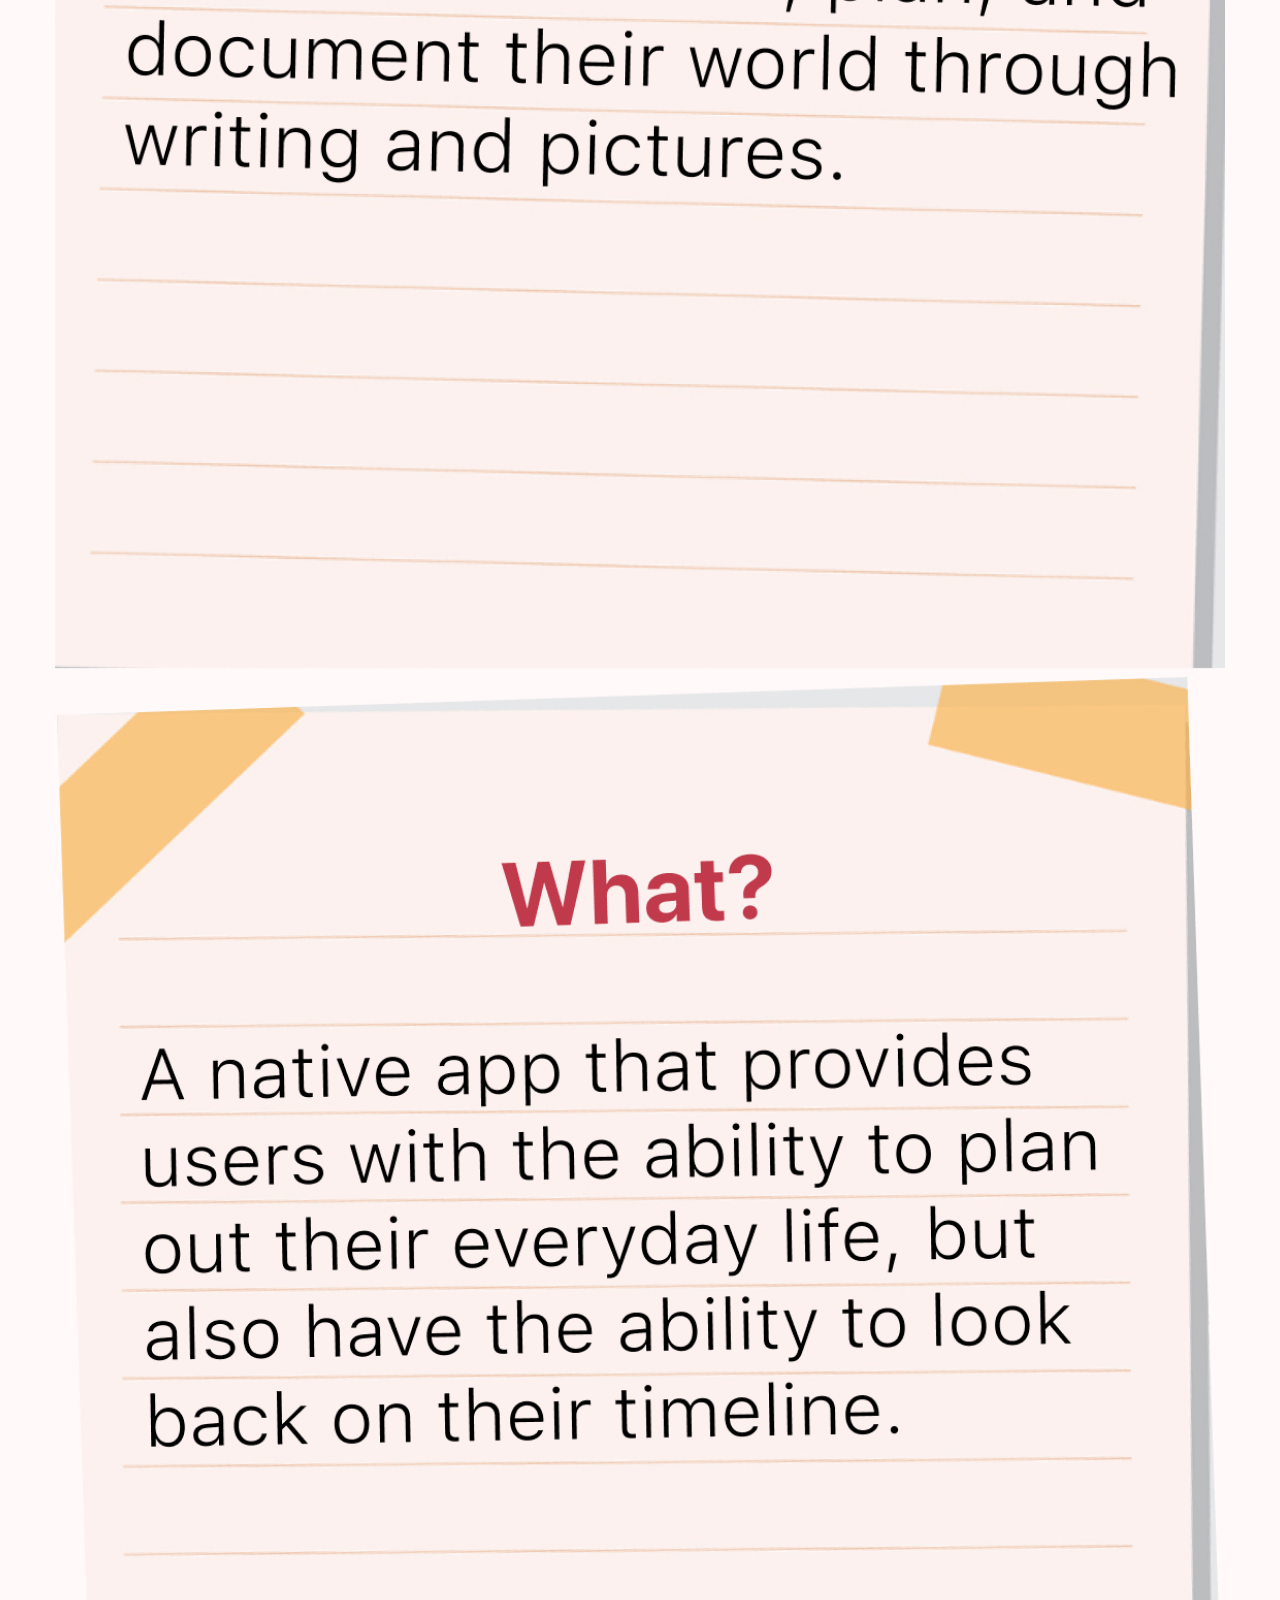
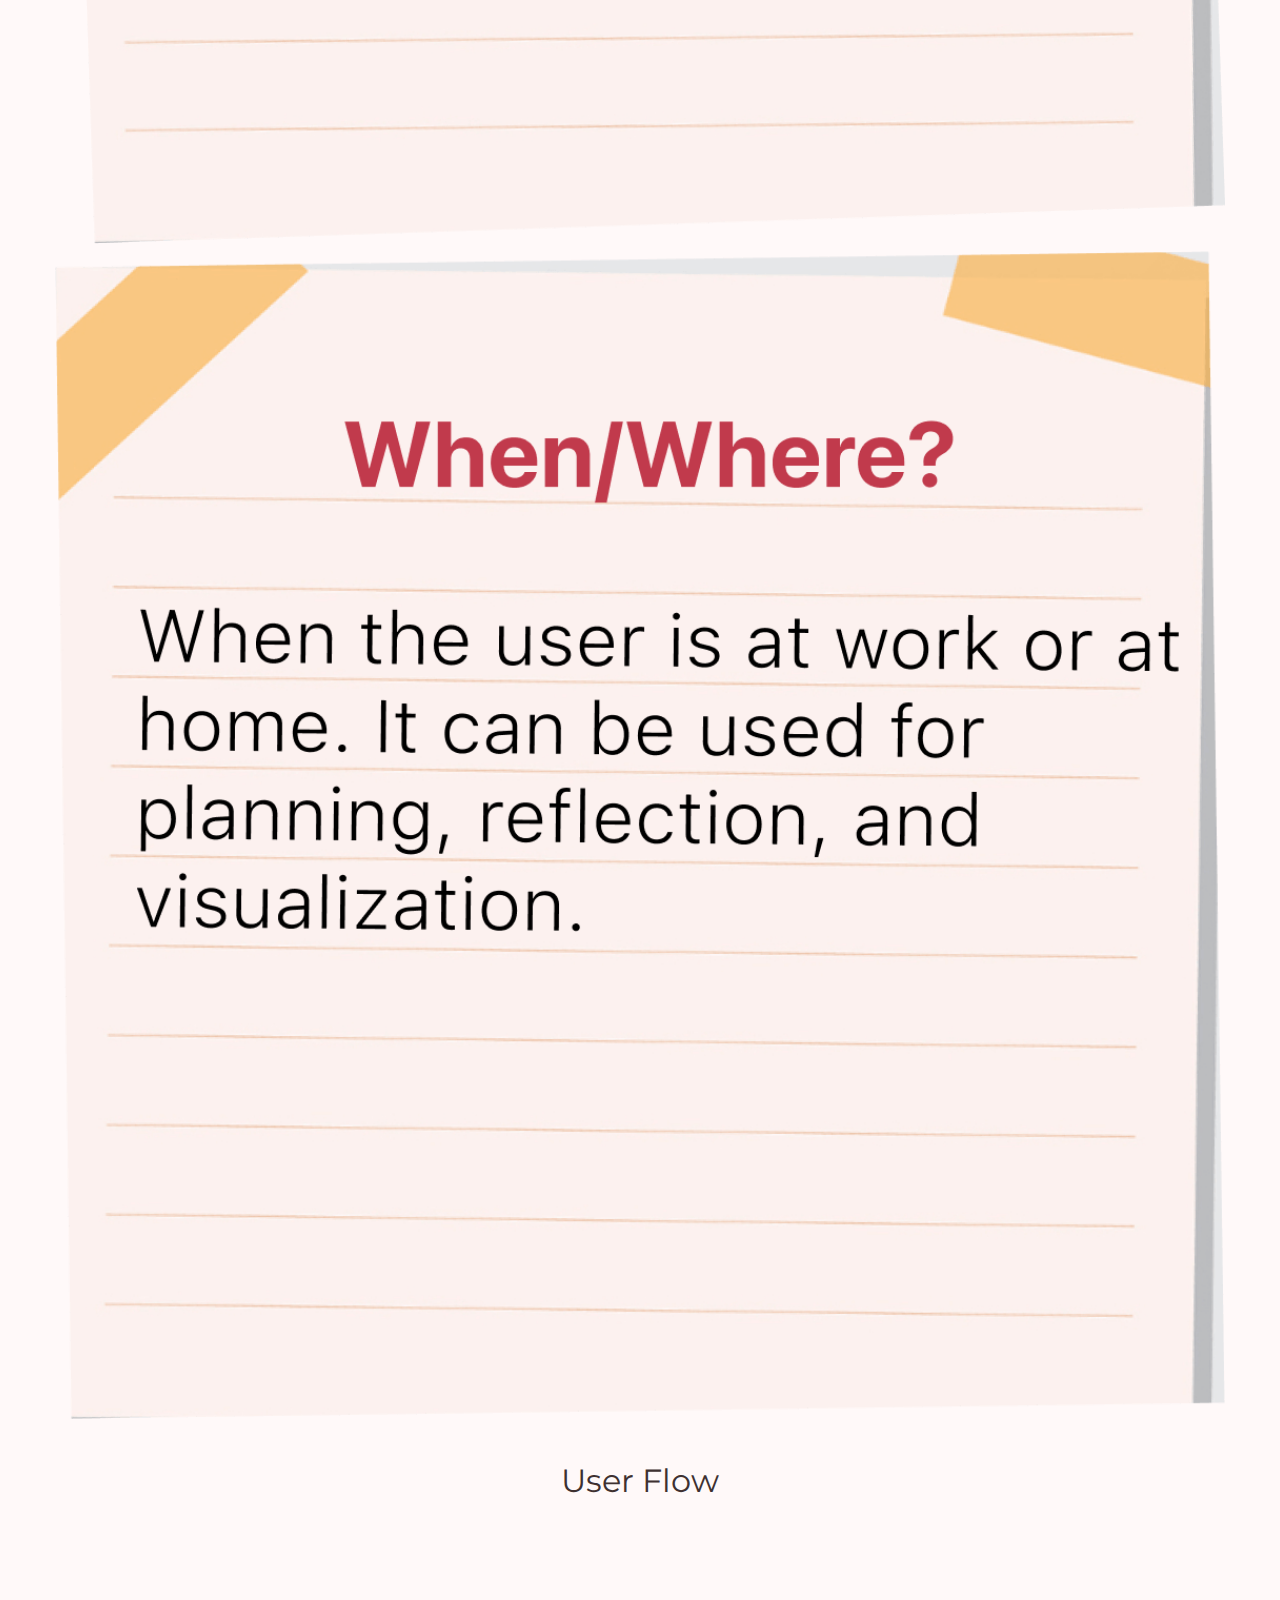
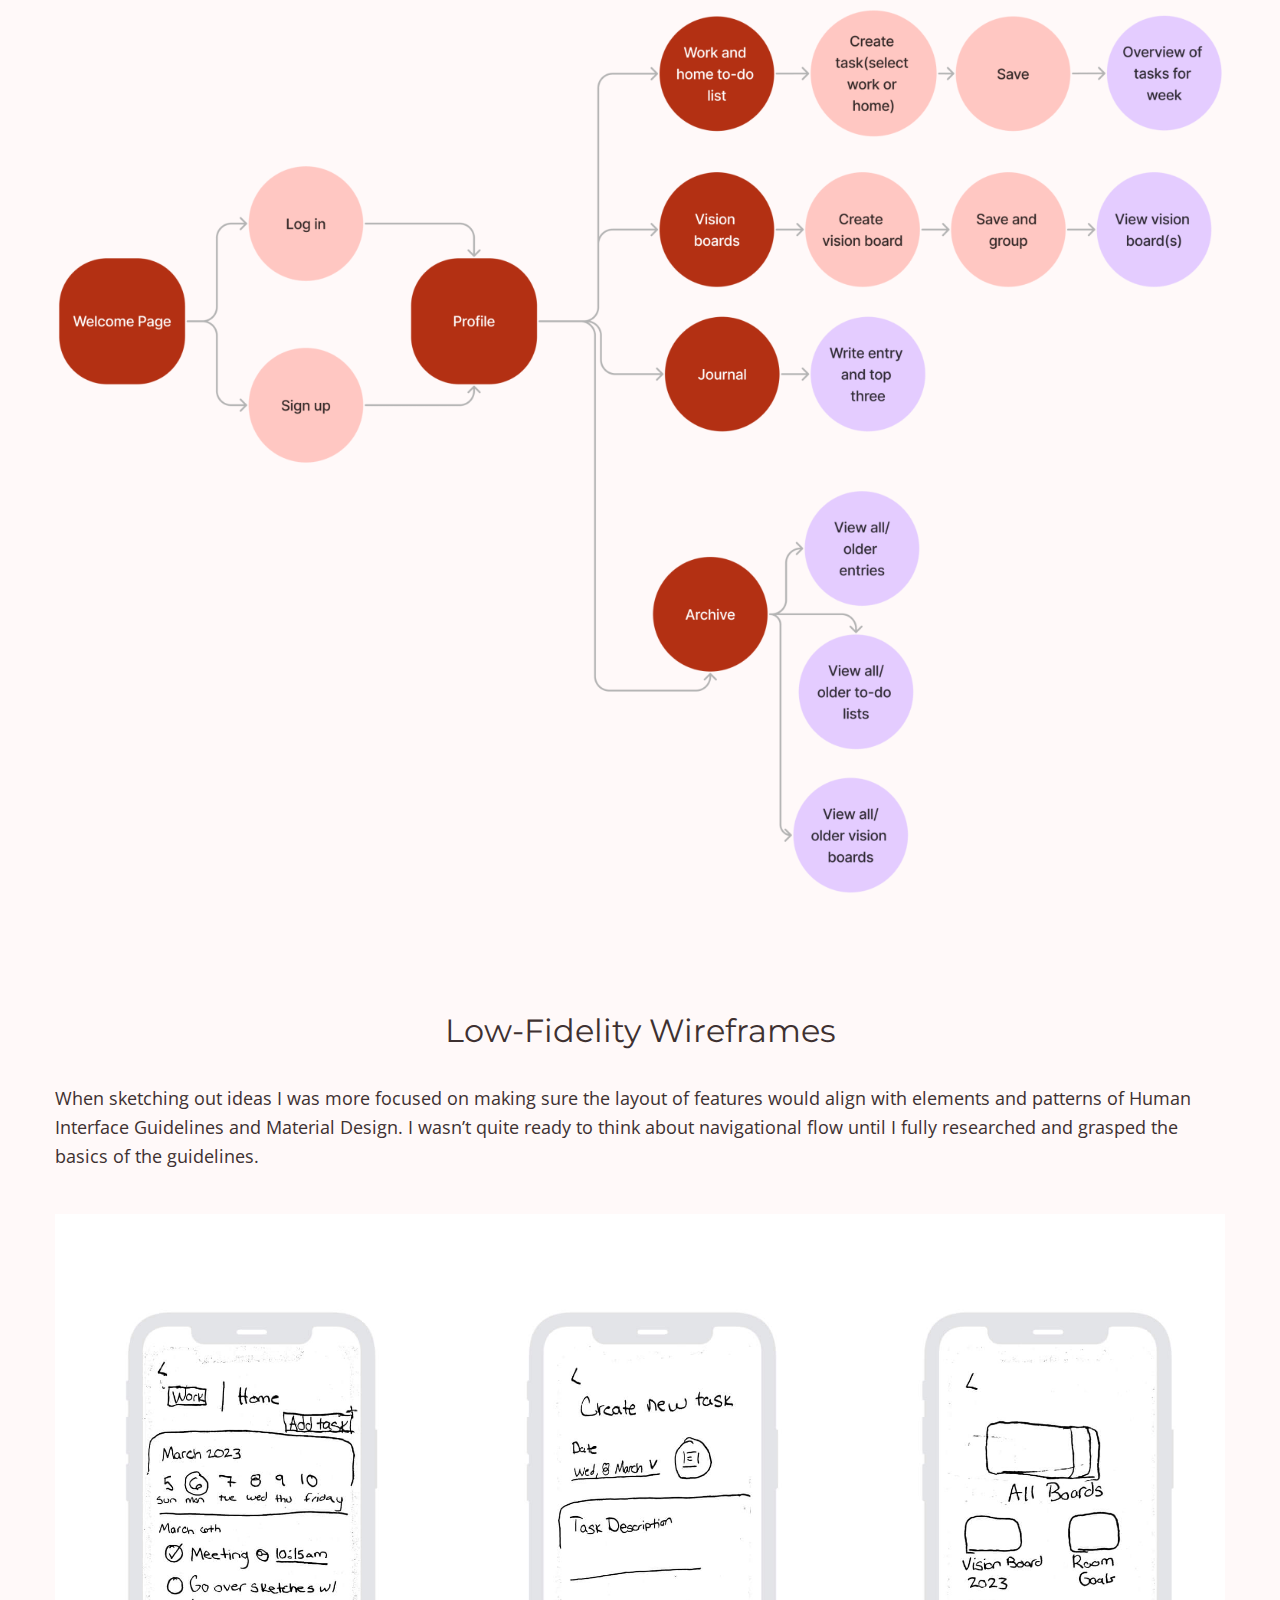
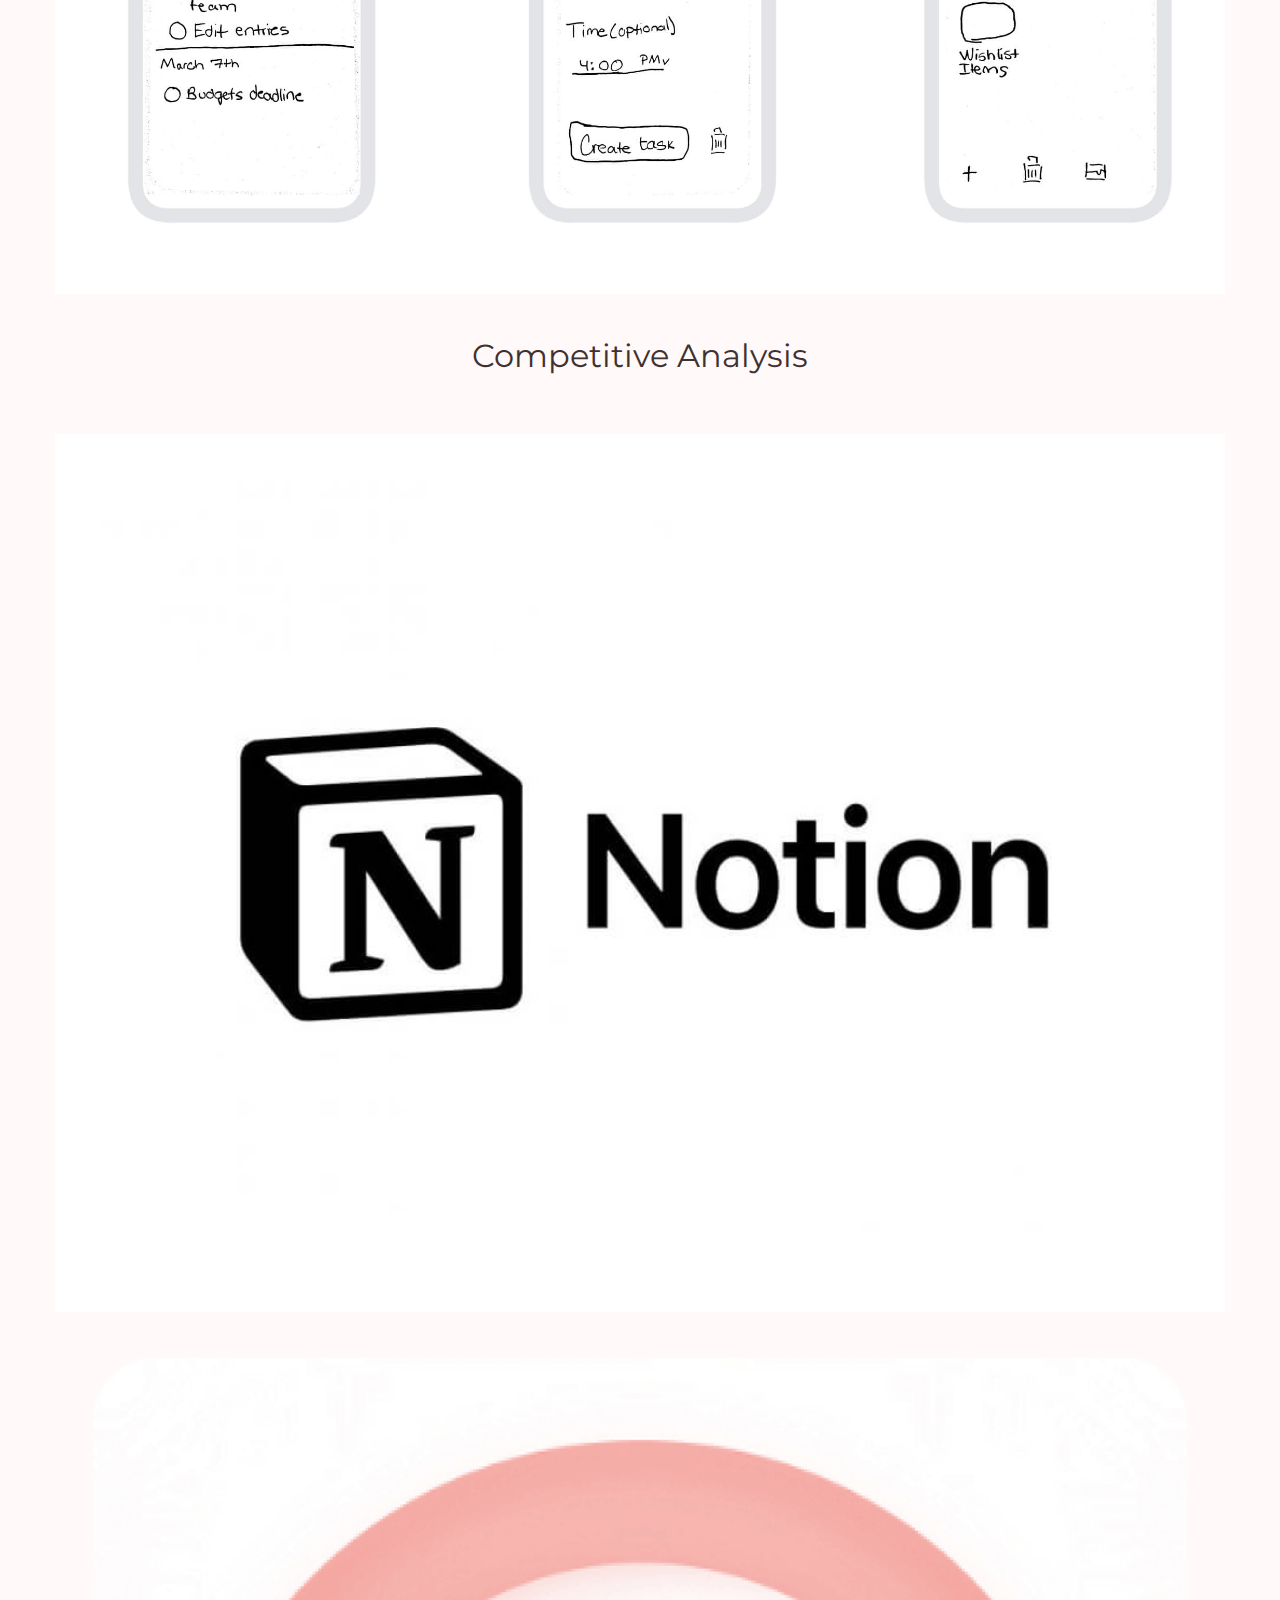
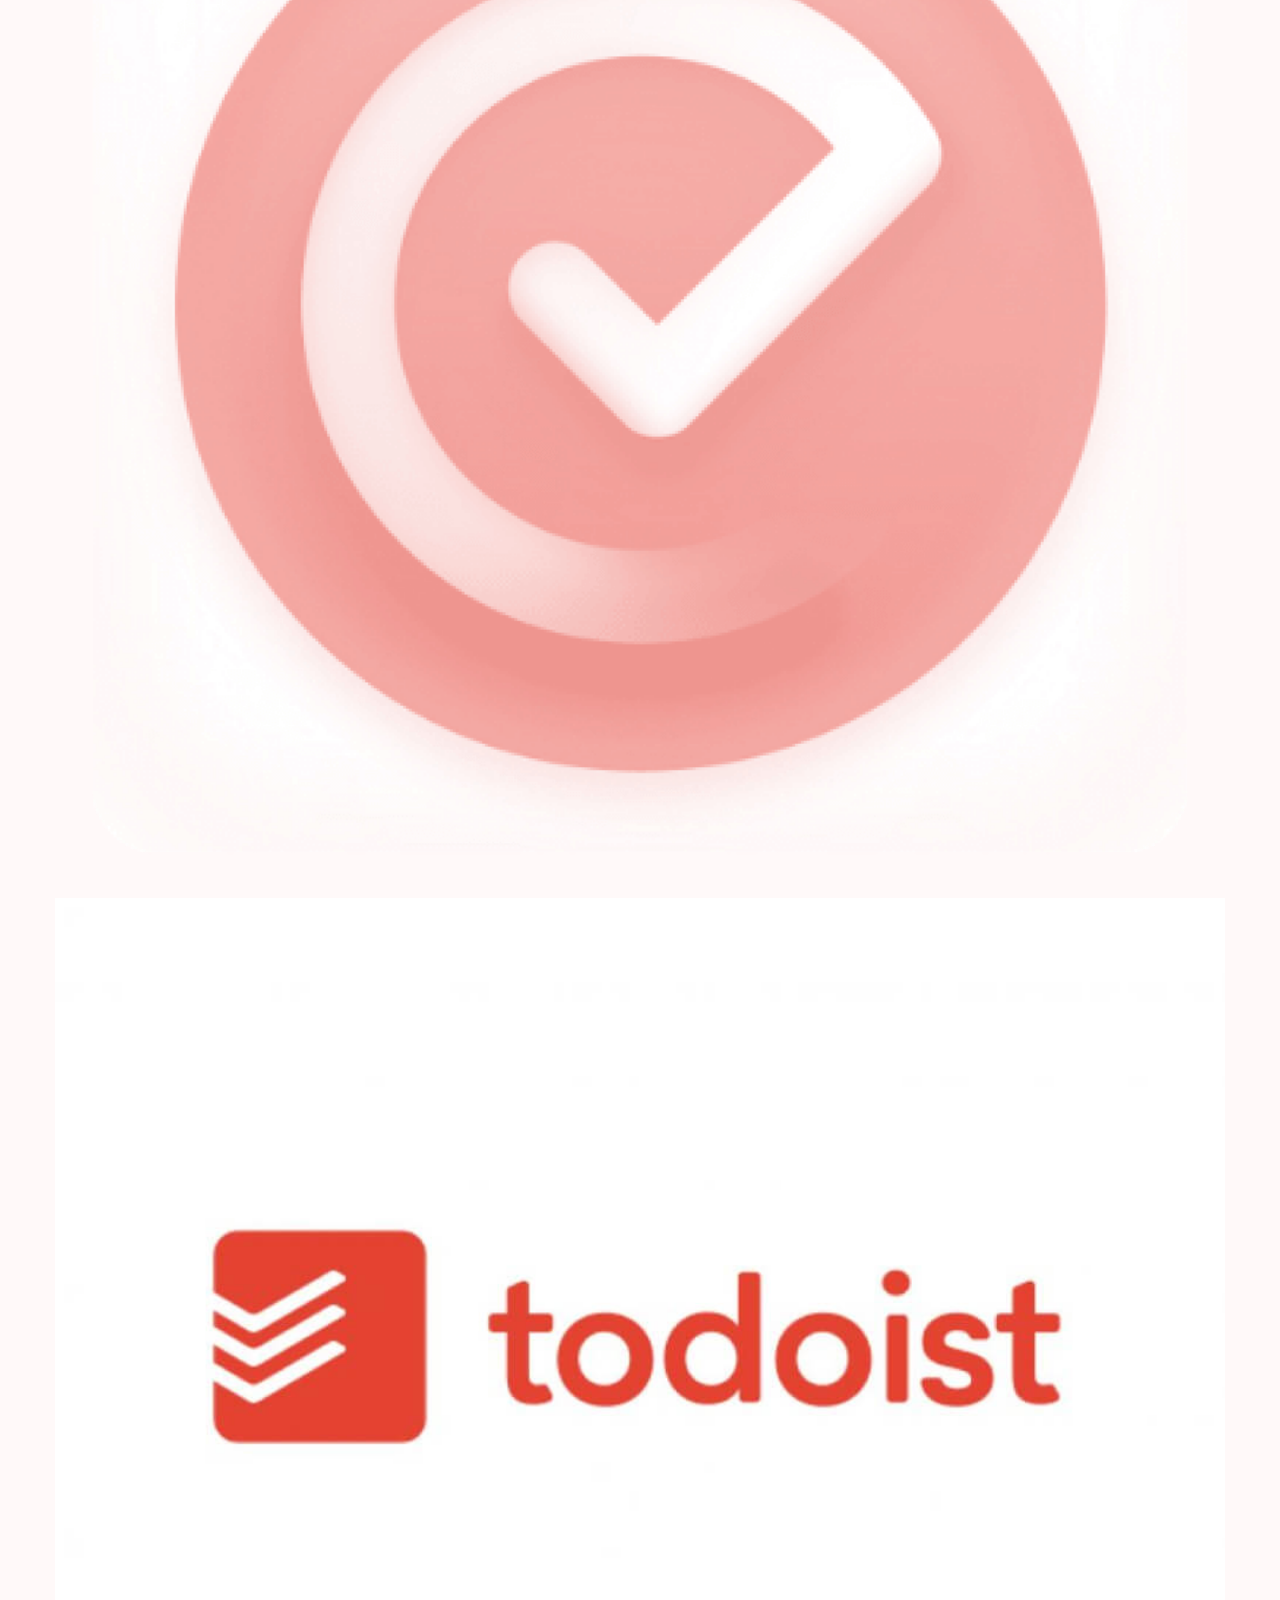
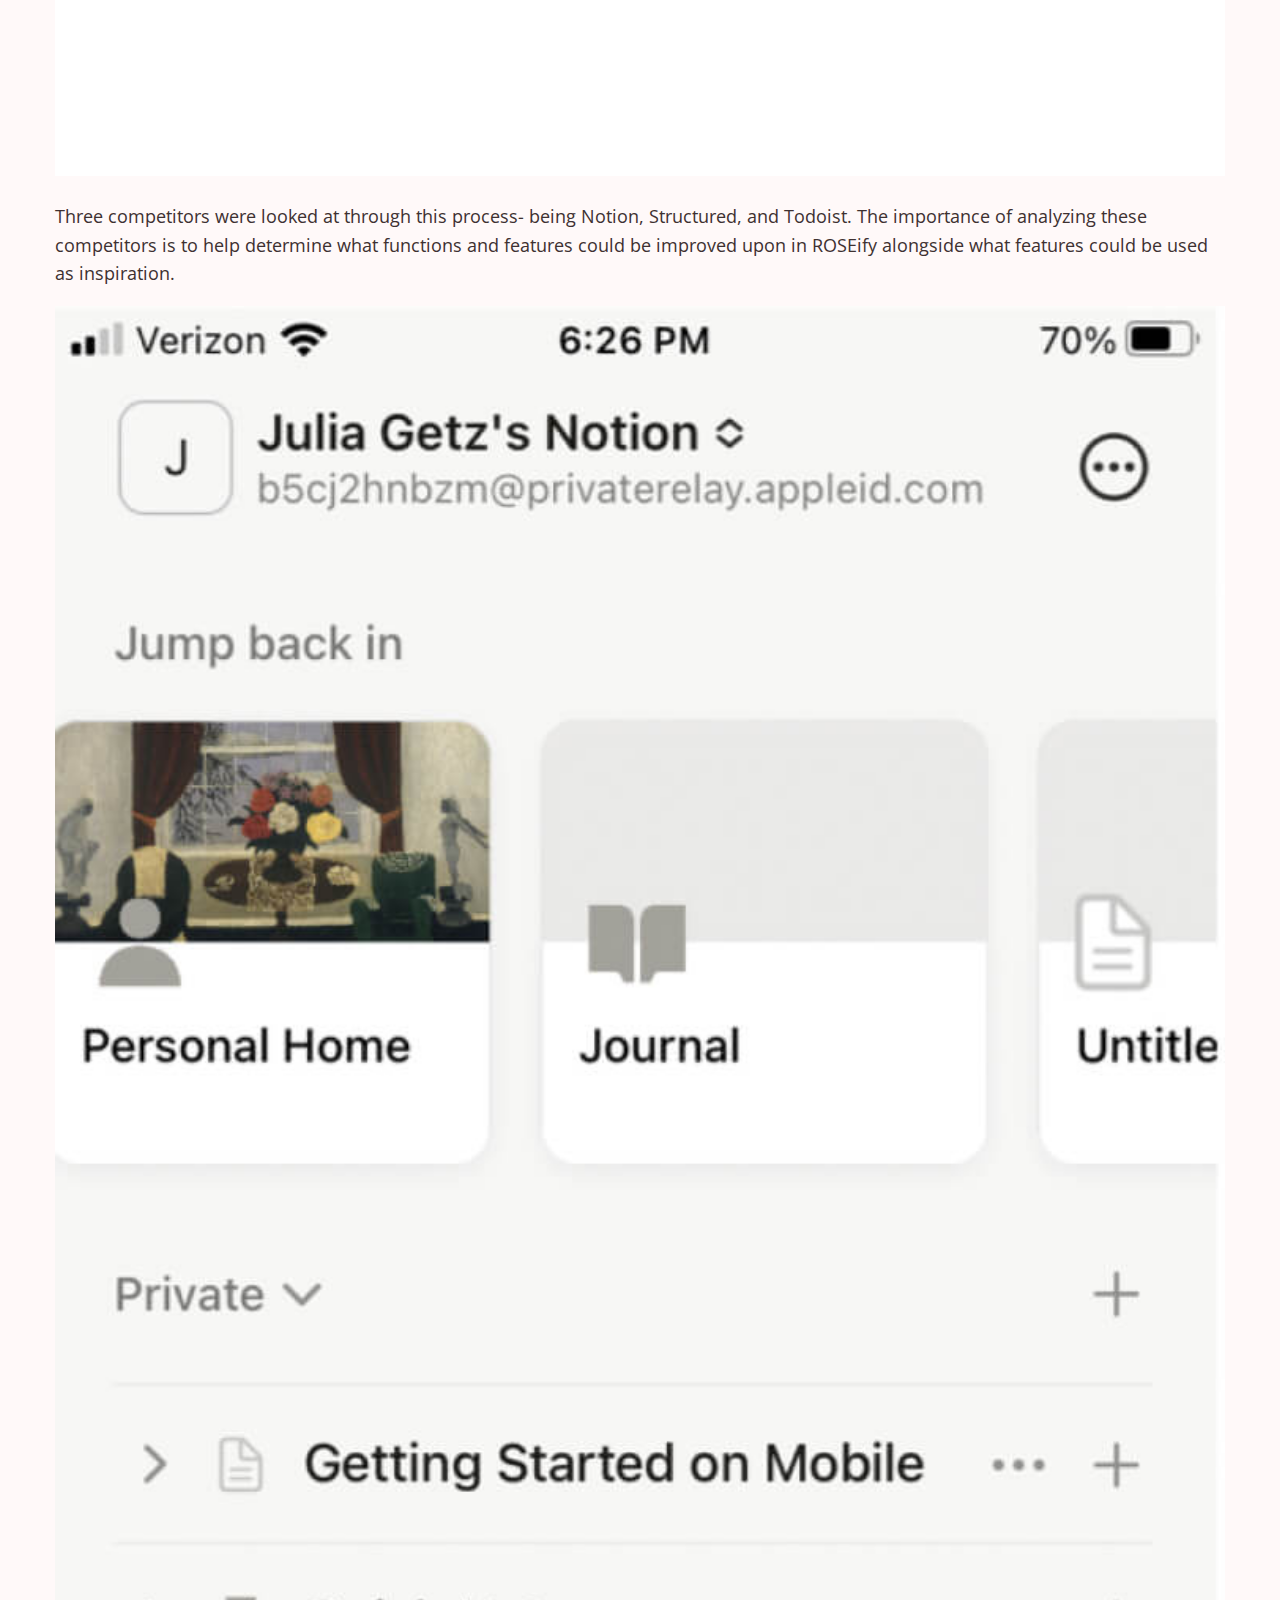
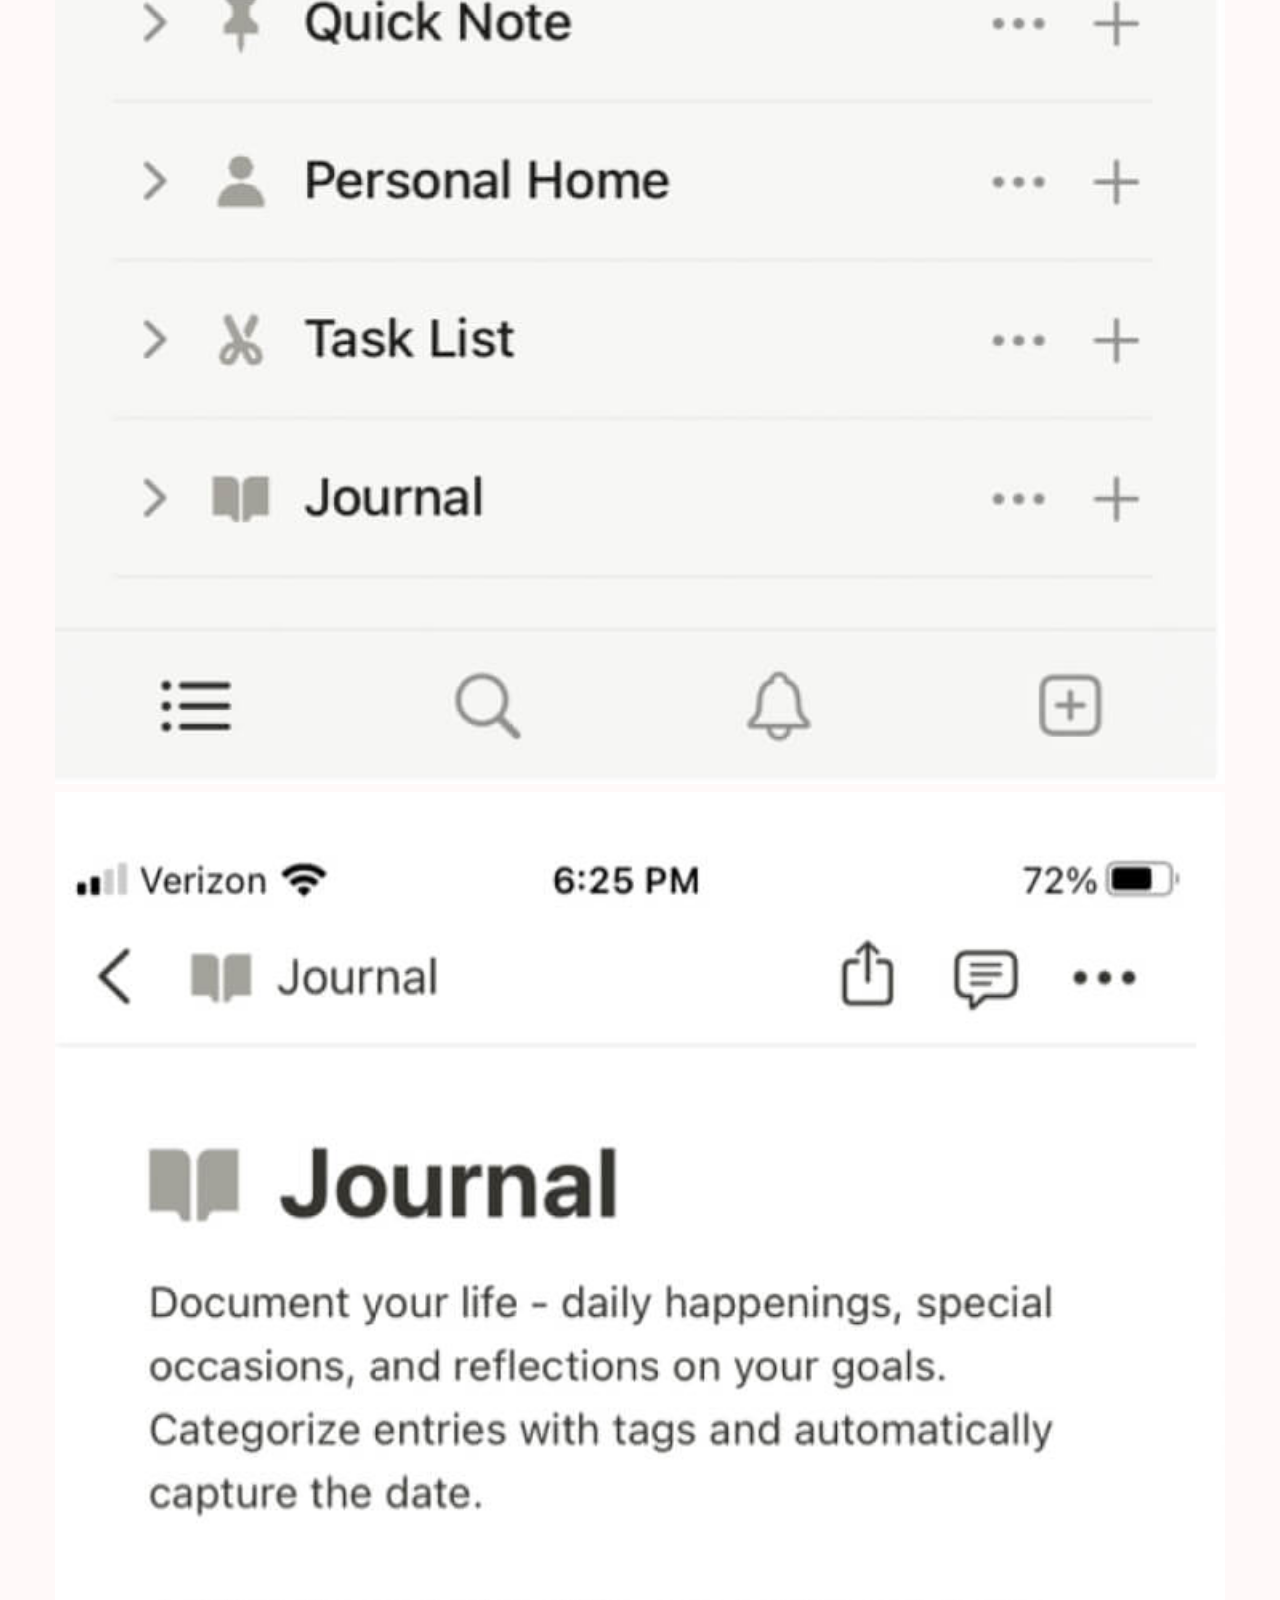
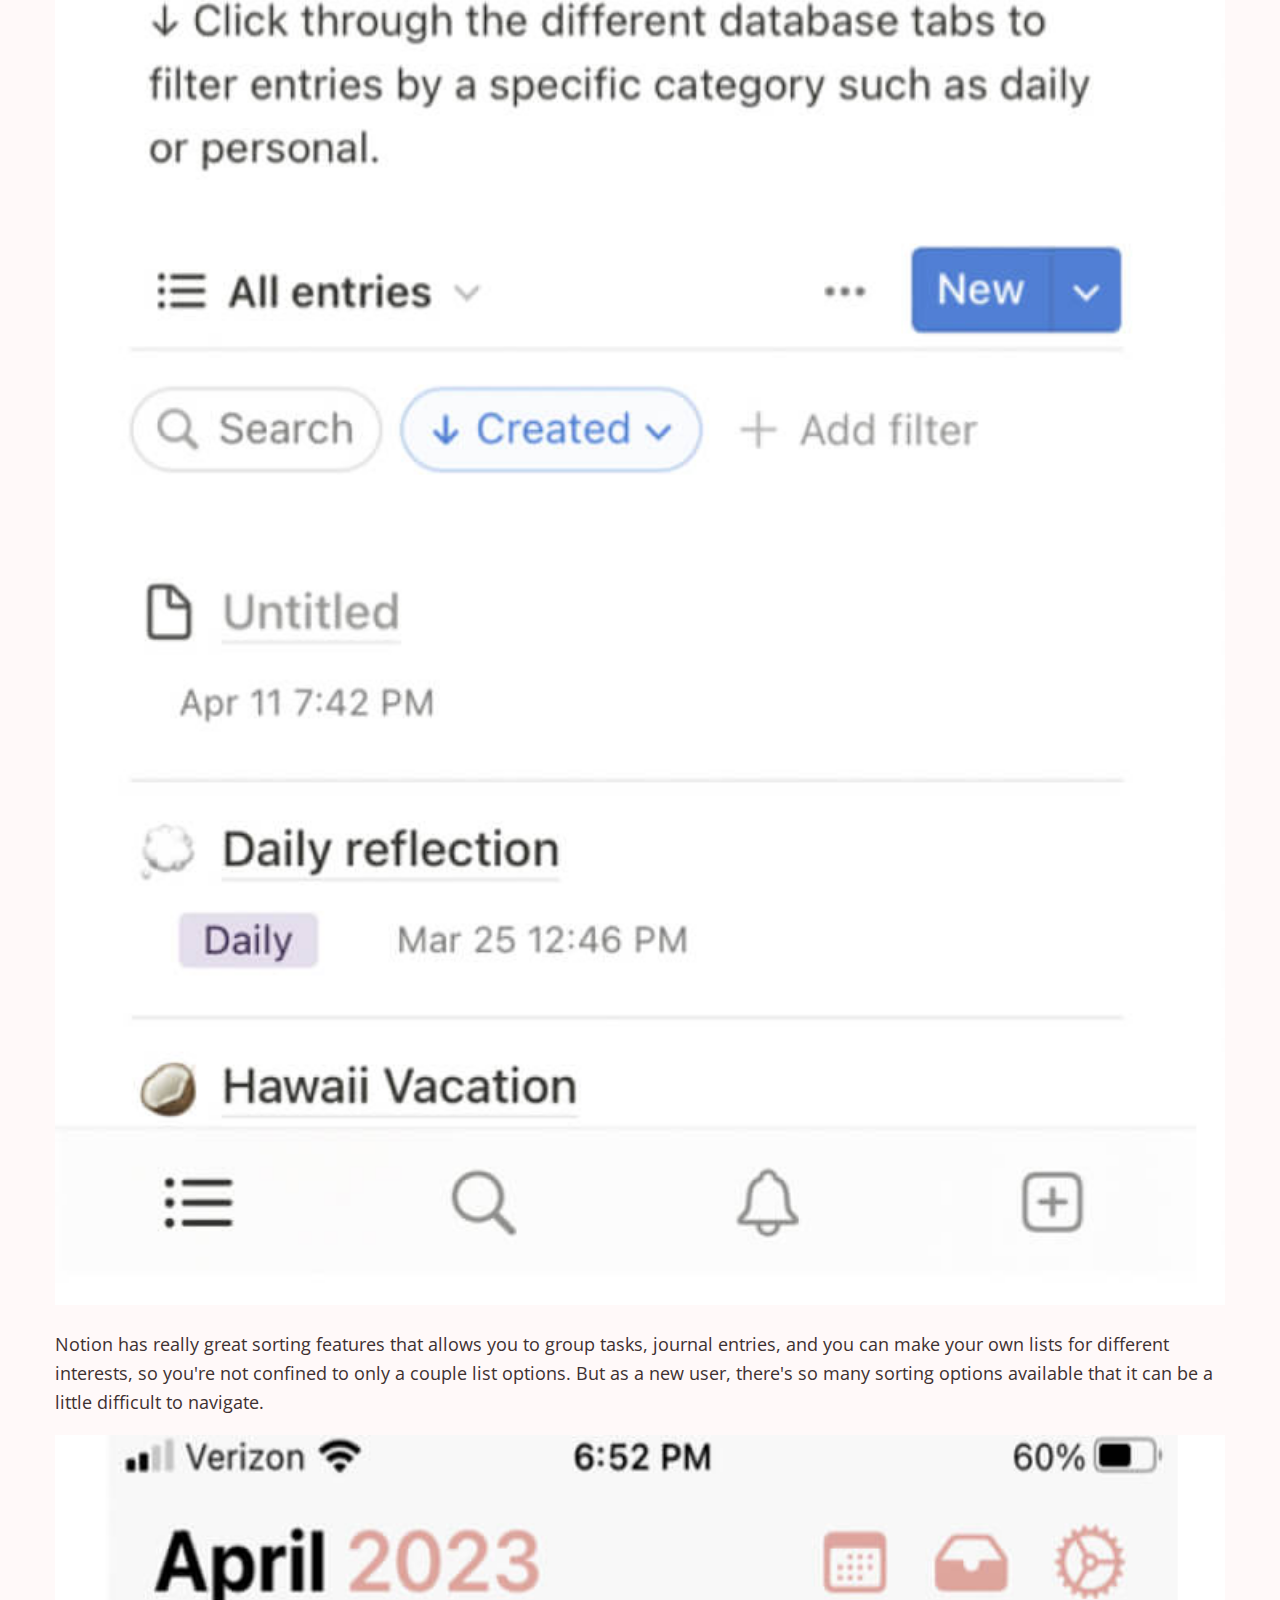
<file: roseify.html>
<!DOCTYPE html>
<html lang="en" dir="ltr">

<head>
    <meta charset="utf-8">
    <meta name="viewport" content="width=device-width, initial-scale=1">
    <title>Julia Getz</title>
    <link rel="stylesheet" type="text/css" href="https://necolas.github.io/normalize.css/8.0.1/normalize.css">
    <link rel="stylesheet" type="text/css" href="css/style.css">
    <link href="https://fonts.googleapis.com/css2?family=Montserrat:wght@700&family=Open+Sans&display=swap"
        rel="stylesheet">
</head>

<body>
    <header>
        <div class="container">
            <h1>Julia Getz</h1>
            <nav>
                <ul>
                    <li><a href="index.html">Work</a></li>
                    <li><a href="about.html">About</a></li>
                    <li><a href="contact">Contact</a></li>
                </ul>
            </nav>
        </div>
    </header>
    <main>
     <div class="container">
                    <h1>
                        Roseify
                    </h1>
                    <h2>
                        UI Planner App Design Case Study
                    </h2>
                    <div class="row">
                    </div>
            <!-- Product Header -->
            <div>
                <!-- Image -->
                <img src="img/roseify/roseifyintro-2x.jpg" alt="UI Planner App Design Case Study">
            </div>
            <div>
                <!-- Section -->
                <div>
                    <!-- Container -->
                    <div class="container">
                        <!-- Row -->
                        <h3>Purpose</h3>
                        <div class="row">
                            <p>To create a native mobile app for users who love to journal and plan out their futures in
                                a more visual formal rather than all written out on just a list.</p>
                        </div>
                    </div>
                </div>
                <div class="row">
                    <!-- Row -->
                    <!-- Column -->
                    <h3>Roles</h3>
                    <ul>
                        <li>UI Designer</li>
                        <li>UX Researcher</li>
                    </ul>
                </div>
                <div>
                    <!-- Column -->
                    <h3>Deliverables</h3>
                    <ul>
                        <li>Concept development</li>
                        <li>Competitive Analysis</li>
                        <li>User flow</li>
                        <li>Wireframes</li>
                        <li>Prototype</li>
                        <li>User interface</li>
                    </ul>
                </div>
                <div>
                    <!-- Column -->
                    <h3>Duration</h3>
                    <p>2 months</p>
                </div>
            </div>
        <!--Challeges and Solutions-->
        <div class="row">
            <!-- Row -->
            <h3>Challenges</h3>
            <ul>
                <li>To create a mobile app for iOS and Android following iOS's Human Interface Guidelines and Android's
                    Material Design guidelines.</li>
                <li>To design an app that implements friendly user navigation and recognizable design patterns.</li>
            </ul>
        </div>
        <h3>Solutions</h3>
        <ul>
            <li>Implement a simplified interface format to stay in accordance with guidelines. Future iterations can
                allow room for animations and more features.</li>
            <li>For friendly and familiar navigation, input native design patterns that include but are not limited to:
                date and time pickers, breadcrumb navigation, and data management.</li>
        </ul>
        <img src="img/roseify/roseify-who-stickynote-2x.png" alt="Who">
        <img src="img/roseify/roseify-what-stickynote-2x.png" alt="What">
        <img src="img/roseify/roseify-where-stickynote-2x.png" alt="Where">
        <div class="row">
            <!-- User Flow & low-Fidelity Frames-->
            <h3>User Flow</h3>
            <img src="img/roseify/roseify-userflow-2x.png" alt="Roseify User Flow">
            <h3>Low-Fidelity Wireframes</h3>
            <p>
                When sketching out ideas I was more focused on making sure the layout of features would align with
                elements and patterns of Human Interface Guidelines and Material Design. I wasn’t quite ready to think
                about navigational flow until I fully researched and grasped the basics of the guidelines.
            </p>
        </div>
        <img src="img/roseify/roseify-lowfidelity-2x.jpg" alt="Roseify Low-Fidelity Wireframes">
        <div class="row">
            <!-- Row -->
            <!--Competitive Analysis-->
            <h3>Competitive Analysis</h3>
        </div>
        <img src="img/roseify/notionlogo-2x.jpg" alt="Notion Logo">
        <img src="img/roseify/structuredlogo-2x.png" alt="Structured Logo">
        <img src="img/roseify/todoistlogo-2x.jpg" alt="Todoist Logo">
        <p>
            Three competitors were looked at through this process- being Notion, Structured, and Todoist. The importance
            of analyzing these competitors is to help determine what functions and features could be improved upon in
            ROSEify alongside what features could be used as inspiration.
        </p>
        <img src="img/roseify/notion-homepage-2x.jpg" alt="Notion Home Page">
        <img src="img/roseify/notion-journalpage-2x.jpg" alt="Notion Journal Page">
        <p>
            Notion has really great sorting features that allows you to group tasks, journal entries, and you can make
            your own lists for different interests, so you're not confined to only a couple list options.
            But as a new user, there's so many sorting options available that it can be a little difficult to navigate.
        </p>
        <img src="img/roseify/strucuted-homepage-2x..jpg" alt="Structured Home Page">
        <img src="img/roseify/strucuted-calendarpage-2x.jpg" alt="Structured Calendar Page">
        <img src="img/roseify/strucuted-enterlist-page-2x.jpg" alt="Structured Enter List Page">
        <p>
            Structured has a breadcrumb structure to it as you can sort your day into one tidy timeline.
            The visual layout is pleasing to the eye and the color choices work really well.
            The problems with Structured are that you can't create an untimed task and the first screen on the far left
            feels a little crowded. A drop down menu option would help alleviate this.
        </p>
        <img src="img/roseify/todoist-homepage-2x.jpg" alt="Todoist Home Page">
        <img src="img/roseify/todoist-profilepage-2x.jpg" alt="Todoist Profile Page">
        <img src="img/roseify/todoist-errorpage-2x.jpg" alt="Todoist Error Page">
        <p>
            Todoist has really clear imagery on how to add tasks to to-do list. They use colorful icons to help
            differentiate actions and they utilize fun animation to make the app more memorable and unique.
            However, there's not a lot of customization options unlike Notion and Structured.
        </p>
        </div>
        <div class="row">
            <!-- Row -->
            <!--Mid-Fidelity Wireframes-->
            <p>
                Once the mid-fidelity frames were fleshed out, a ton of changes occurred regarding user navigation and
                design layout. User testing allowed me to see the now-glaring problems within these frames. So, let's
                get into some of the issues.
            </p>
        </div>
        <div class="col img-col">
            <img src="img/roseify/roseify-midfidelity-signin-2x.png" alt="Mid-Fidelity Sign In">
            <p>
                One button says log in and one says sign up. Also suggestion for sign in and sign up buttons to be
                stacked instead of next to each other.
            </p>
        </div>
        <div class="col img-col">
            <img src="img/roseify/roseify-midfidelity-todolist-2x.png" alt="Mid-Fidelity Todo List">
            <p>
                Headers need to be dragged to the edges of the screen.
                Also forward and back navigation needs to be reconsidered as it slows down the user.
            </p>
        </div>
        <div class="col img-col">
            <img src="img/roseify/roseify-midfidelity-createtask-2x.png" alt="Mid-Fidelity Create Task">
            <p>
                There are too many forward and back arrows all around and it'll be important to narrow them down.
            </p>
        </div>
        <div class="col img-col">
            <img src="img/roseify/roseify-midfidelity-visionboard-2x.png" alt="Mid-Fidelity Vision Board">
            <p>
                Icons need to be indicated with text until users are familiar with the app.
            </p>
        </div>
        <div class="col img-col">
            <img src="img/roseify/roseify-midfidelity-journal-2x.png" alt="Mid-Fidelity Journal Page">
            <p>
                Top three looks more like buttons instead of text fields.
            </p>
        </div>
        </div>
        <div class="row">
            <!-- Row -->
            <h3>Final Designs</h3>
        </div>
        <div class="col img-col">
            <img src="img/roseify/roseify-finaldesigns-display1-2x.png" alt="Roseify Final Designs">
        </div>
        <div class="col img-col">
            <img src="img/roseify/roseify-finaldisplay2-1x.png" alt="Roseify Final Designs">
        </div>
        </div>
        <div class="row">
            <!-- Row -->
            <h3>Adapting to Android</h3>
            <p>
                Following Material 3 Guidelines are some examples of what the app would look like on an Android screen.
                Noted below are the differences from iOS to Android.
            </p>
        </div>
        <div class="col img-col">
            <img src="img/roseify/roseify-android-visionboard-2x.png" alt="Android Vision Board">
        </div>
        <div class="col img-col">
            <img src="img/roseify/roseify-android-visionboardmenu-2x.png" alt="Android Vision Board Menu">
        </div>
        <div class="col img-col">
            <img src="img/roseify/roseify-android-profile-2x.png" alt="Android Profile">
        </div>
        <div class="col img-col">
            <img src="img/roseify/roseify-android-todolist-2x.png" alt="Android Todo List">
        </div>
        </div>
        <div class="row">
            <!-- Row -->
            <h3>Future Iterations</h3>
            <p>
                Future iterations of the app could include budget and spending features, sharing options, and text color
                customization for journal entries.
            </p>
        </div>
        <div class="col img-col">
            <img src="img/roseify/roseify-android-futureiteration1-2x.png" alt="Android Future Iteration">
        </div>
        <div class="col img-col">
            <img src="img/roseify/roseify-android-futureiteration2-2x.png" alt="Android Future Iteration">
            <h4> Android screen examples</h4>
        </div>
    </div>
    </main>
    <footer>
        <div class="container">
            <h2>Get In Touch</h2>
            <p>
                If you like my work and want to discuss opprtunities, please e-mail me!
                <a href="juliagetz.96@gmail.com" class="button contact">Email me</a>
            </p>
        </div>
        <div class="container">
            <div class="social">
            <!--Social Media Layout and Placeholders-->
            <a href="https://www.linkedin.com/in/juliacgetz/" target="_blank">
                <svg id="Layer_1" style="enable-background:new 0 0 64 63.999;" version="1.1" viewBox="0 0 64 63.999"
                    xml:space="preserve" xmlns="http://www.w3.org/2000/svg" xmlns:xlink="http://www.w3.org/1999/xlink">
                    <g id="Shape_66_">
                        <g>
                            <circle cx="32" cy="32" r="32" style="fill:#48A0DC;" />
                        </g>
                    </g>
                    <g id="Linked_IN_logo">
                        <g>
                            <path
                                d="M18.031,43.968h5.993V23.993h-5.993V43.968z M41.375,23.304    c-2.909,0-5.511,1.062-7.356,3.406v-2.779h-6.014v20.037h6.014V33.132c0-2.289,2.098-4.524,4.728-4.524    c2.629,0,3.274,2.235,3.274,4.471v10.89h5.993V32.63C48.014,24.754,44.285,23.304,41.375,23.304z M21,21.999c1.657,0,3-1.344,3-3    c0-1.657-1.343-3-3-3c-1.657,0-3,1.343-3,3C18,20.655,19.343,21.999,21,21.999z"
                                style="fill-rule:evenodd;clip-rule:evenodd;fill:#FFFFFF;" />
                        </g>
                    </g>
                </svg>
            </a>
            <a href="https://www.behance.net/juliagetz1" target="_blank">
                <svg id="Capa_1" style="enable-background:new 0 0 112.196 112.196;" version="1.1"
                    viewBox="0 0 112.196 112.196" xml:space="preserve" xmlns="http://www.w3.org/2000/svg"
                    xmlns:xlink="http://www.w3.org/1999/xlink">
                    <g>
                        <g>
                            <circle cx="56.098" cy="56.098" r="56.098" style="fill:#4176FA;" />
                        </g>
                        <g>
                            <path
                                d="M76.209,46.341c-16.203,0-16.224,16.142-16.224,16.225c0,0-1.11,16.162,16.224,16.162    c0,0,14.456,0.822,14.456-11.248h-7.423c0,0,0.246,4.544-6.786,4.544c0,0-7.423,0.494-7.423-7.341h21.879    C90.912,64.683,93.318,46.341,76.209,46.341z M68.95,59.028c0,0,0.905-6.498,7.424-6.498c6.539,0,6.436,6.498,6.436,6.498H68.95z     M50.404,54.875c0,0,6.436-0.473,6.436-8.04c0-7.546-5.264-11.248-11.947-11.248H22.91v42.256h21.981    c0,0,13.428,0.412,13.428-12.481C58.32,65.362,58.896,54.875,50.404,54.875z M32.596,43.092h12.296c0,0,2.982,0,2.982,4.4    s-1.748,5.038-3.743,5.038H32.596V43.092z M44.276,70.338h-11.68v-11.31h12.296c0,0,4.463-0.041,4.442,5.819    C49.334,69.783,46.024,70.297,44.276,70.338z M67.12,38.075v5.203h17.438v-5.203H67.12z"
                                style="fill:#F1F2F2;" />
                        </g>
                    </g>
                </svg>
            </a>
            <p>Copyright Julia Getz 2023</p>
        </div>
        </div>
    </footer>
</body>
<script src="js/scripts.js"></script>
</html>
</file>
<file: css/style.css>
/*Colors Used
Background Color: White #FFF9F9
Header Text: Black #12ODOD
Body Text: Black #3E3131
*/
/*Layout Styling*/
* {box-sizing: border-box;}
@keyframes color-change {
     0% {fill: #edc655;}
    50% {fill: #fcffad;}
    100% {fill: #f76414;}
    }
    .sun {
        animation-duration: 4s;
        animation-name: color-change;
        animation-iteration-count: infinite;
        animation-direction: alternate;
        animation-timing-function: linear;
    }
@keyframes cloud-move {
    from {transform: translate(0,50px);}
    to {transform: translate(200px,50px);}
}
.cloud-front {
    animation-duration: 30s;
    animation-name: cloud-move;
    animation-iteration-count: infinite;
    animation-direction: alternate;
    animation-timing-function: linear;
}
@keyframes cloud-move-reverse {
    from {transform: translate(446px,48px);}
    to{transform: translate(100px,48px);}
}
.cloud-back {
    animation-duration: 34s;
    animation-name: cloud-move;
    animation-iteration-count: infinite;
    animation-direction: alternate;
    animation-timing-function: linear;
}
[class*="col-"] {
    float: left;
    padding: 10px;
}
#hero {
    background-color: FFF9F9;
    padding: 20px 0;
    display: inline-block;
    width: 100%;
    position: relative;
    text-align: center;
}
#hero span {
    display: block;
}
.css-box-shadow {
	/*start ------------*/
	width: [object Object]px; 
	height: [object Object]px; 
	background: #FFF9F9; 
	border: solid #BDBDBD 1px; 
	box-shadow: 1px -7px 20px rgba(0, 0, 0, 0.5)  ; 
	-webkit-box-shadow: 1px -7px 20px rgba(0, 0, 0, 0.5)  ; 
	-moz-box-shadow: 1px -7px 20px rgba(0, 0, 0, 0.5)  ; 
}
#hero h1 {
    margin: 0;
    padding: 0.67 em 0;
}
.container {
    padding: 0 15px;
}
.row {
    margin: 25px 0;
}
.row:after {
content: "";
clear: both;
display: table;
}
#title .row {
    padding: 0 12px;
}
.center {
    text-align: center;
}
nav > ul {
    list-style-type: none;
    padding: 0;
}
nav > ul > li {
    display: inline-block;
}
nav > ul > li > a {
    padding: 0 15px;
    text-transform: uppercase;
    font-weight: 700;
    color:#3e3131
}
header {
    background-color: #e4c6c6;
    text-align: center;
    padding: 99px 0;
    margin: 10px;
    border-bottom: 3px solid #eacdcd; 
}
body {
    background-color: #fff9f9;
    font-family: 'Open Sans';
    font-size: 16px;
    font-weight: 400;
    line-height: 1.6;
    color: #3e3131;
}

h1, h2, h3, h4 {
    font-family: 'Montserrat' ;
    line-height: 1.4;
}
h1{
    font-size: 2.75em;
    font-weight: 700;
    text-align: center;
}
h2{
    font-size: 2.25em;
    font-weight: 700;
    text-align: center;
}
h3{
    font-size: 1.75em; 
    font-weight: 400;
    text-align: center;
}
h4{
    font-size: 1.35em;
    font-weight: 400;
    text-align: center;
}

img {
    width: 100%;
}

nav > ul > li > a:hover {
color: red;
text-decoration: underline;
}
nav > ul > li > a:visited {
    color:blue;

}
nav > ul > li > a:active {
    color:purple;

}
nav > ul > li > a:focus {
    outline:2px solid black;

}
.button {
    display: inline-block;
    background-color: #eacdcd;
    color: #ffffff;
    font-weight: 400; 
    text-decoration: none;
    padding: 10px; 
    border-radius: 3px; 
    border-bottom: 2px solid #eacdcd;
    transition: 0.2s opacity;
}
.button:hover {
    opacity: 0.8;
    text-decoration: none;
}
.buton.contact {
    background-color: transparent;
    color: #eacdcd;
    text-transform: uppercase;
    border: 2px solid #eacdcd;
}
.buton.contact:hover {
    background-color: #eacdcd;
    color: #ffffff;
}
.col-sm-12 {
    width: 100%;
}
.about-picture {
    max-width: 200px;
    margin: 0 auto;
    display: block;
}
.image-row {
    display: flex;
}
.image-col {
    padding: 0 10px;
}
.social {
    text-align: center;
}
.social a {
    display: inline-block;
    max-width: 50px;
    margin: 0 5px;
}
.social svg {
    width: 50px;
    height: auto;
}
/*Medium devices(640px and larger*/
@media only screen and (min-width:640px) {
    header {text-align: unset;
    }
    nav { width: auto;
    float: right; 
    margin-top: 4px;
    }
    body {font-size: 18px;
    }
    .col-md-6 {
        width: 50%;
    }
}

/*Large devices (1024px or larger)*/
@media only screen and (min-width:1024px) {
.col-lg-5 {
    width: 41.66%
    }
.col-lg-6 {
    width: 50%;
}
.col-lg-7 {
    width: 58.33%
    }
.col-lg-12 {
    width: 100;
}
.container {
    max-width: 1200px;
    margin-left: auto;
    margin-right: auto;
    }
}
</file>
